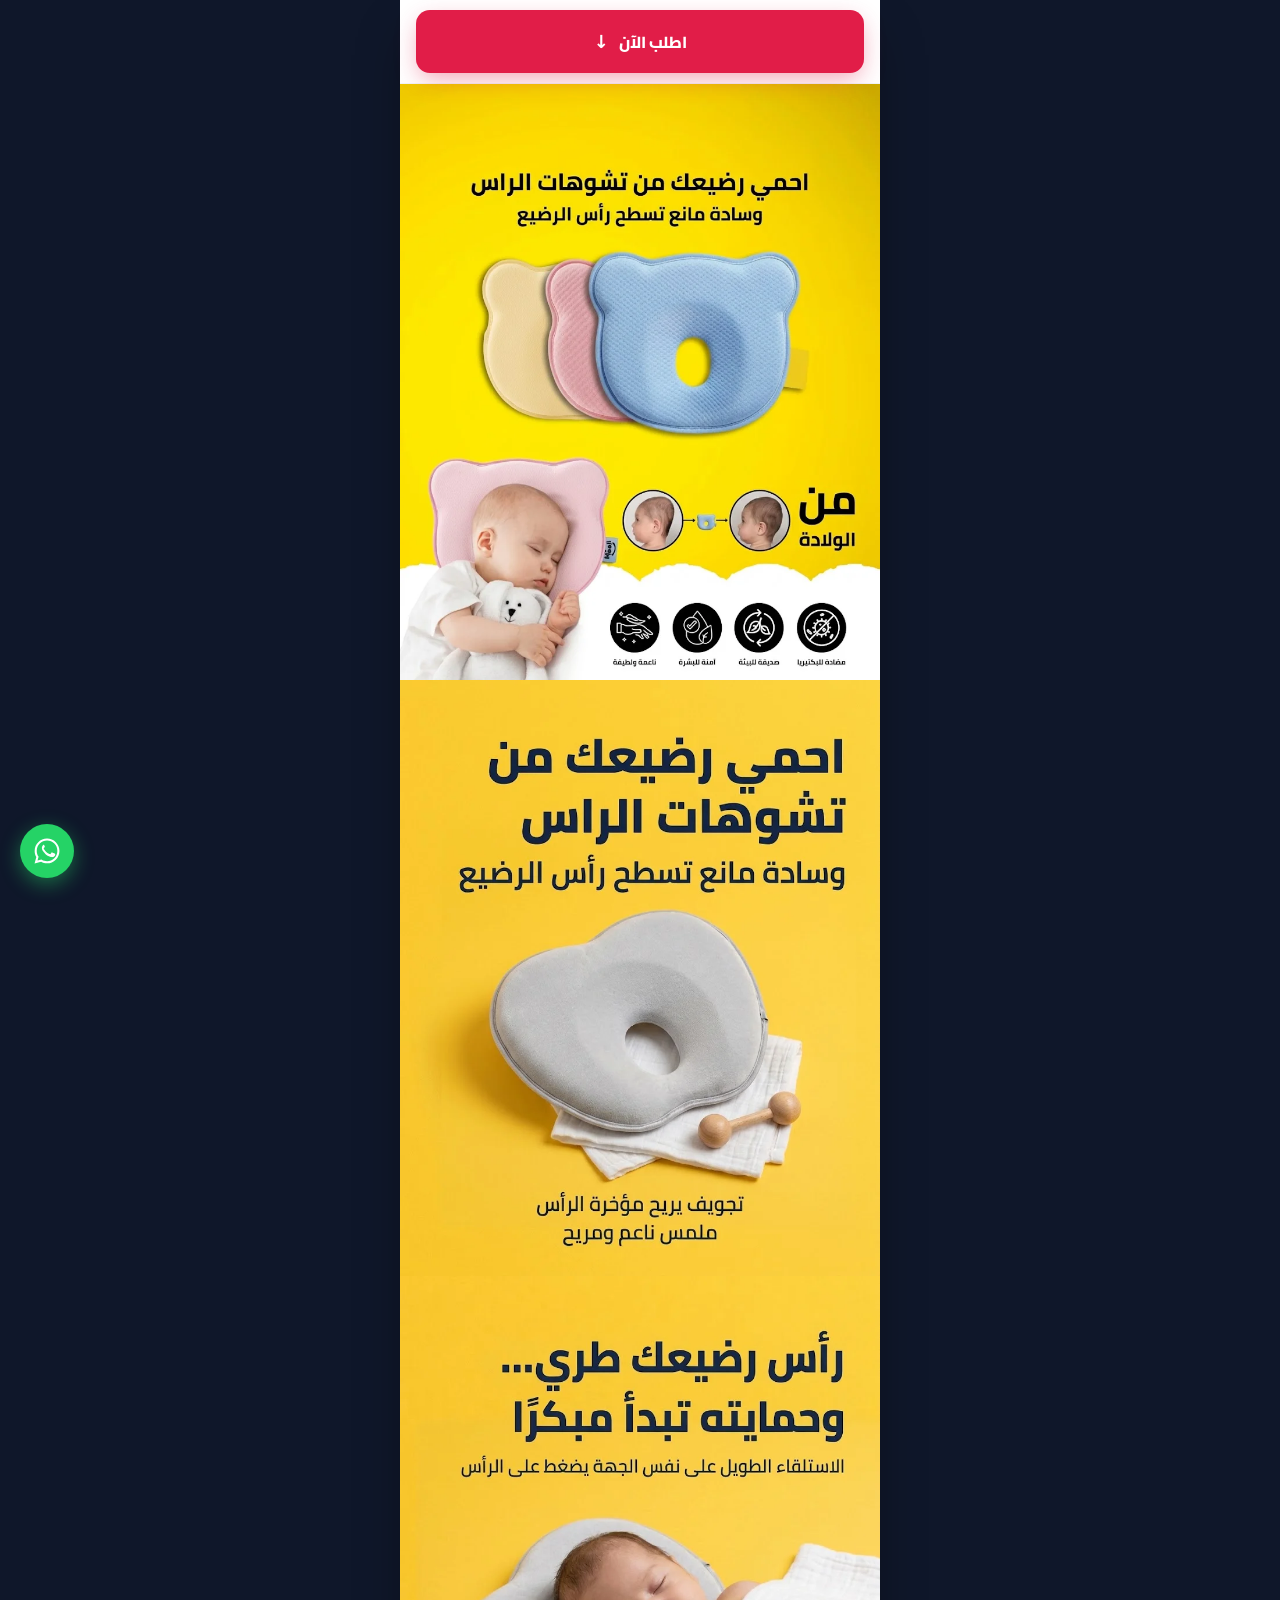
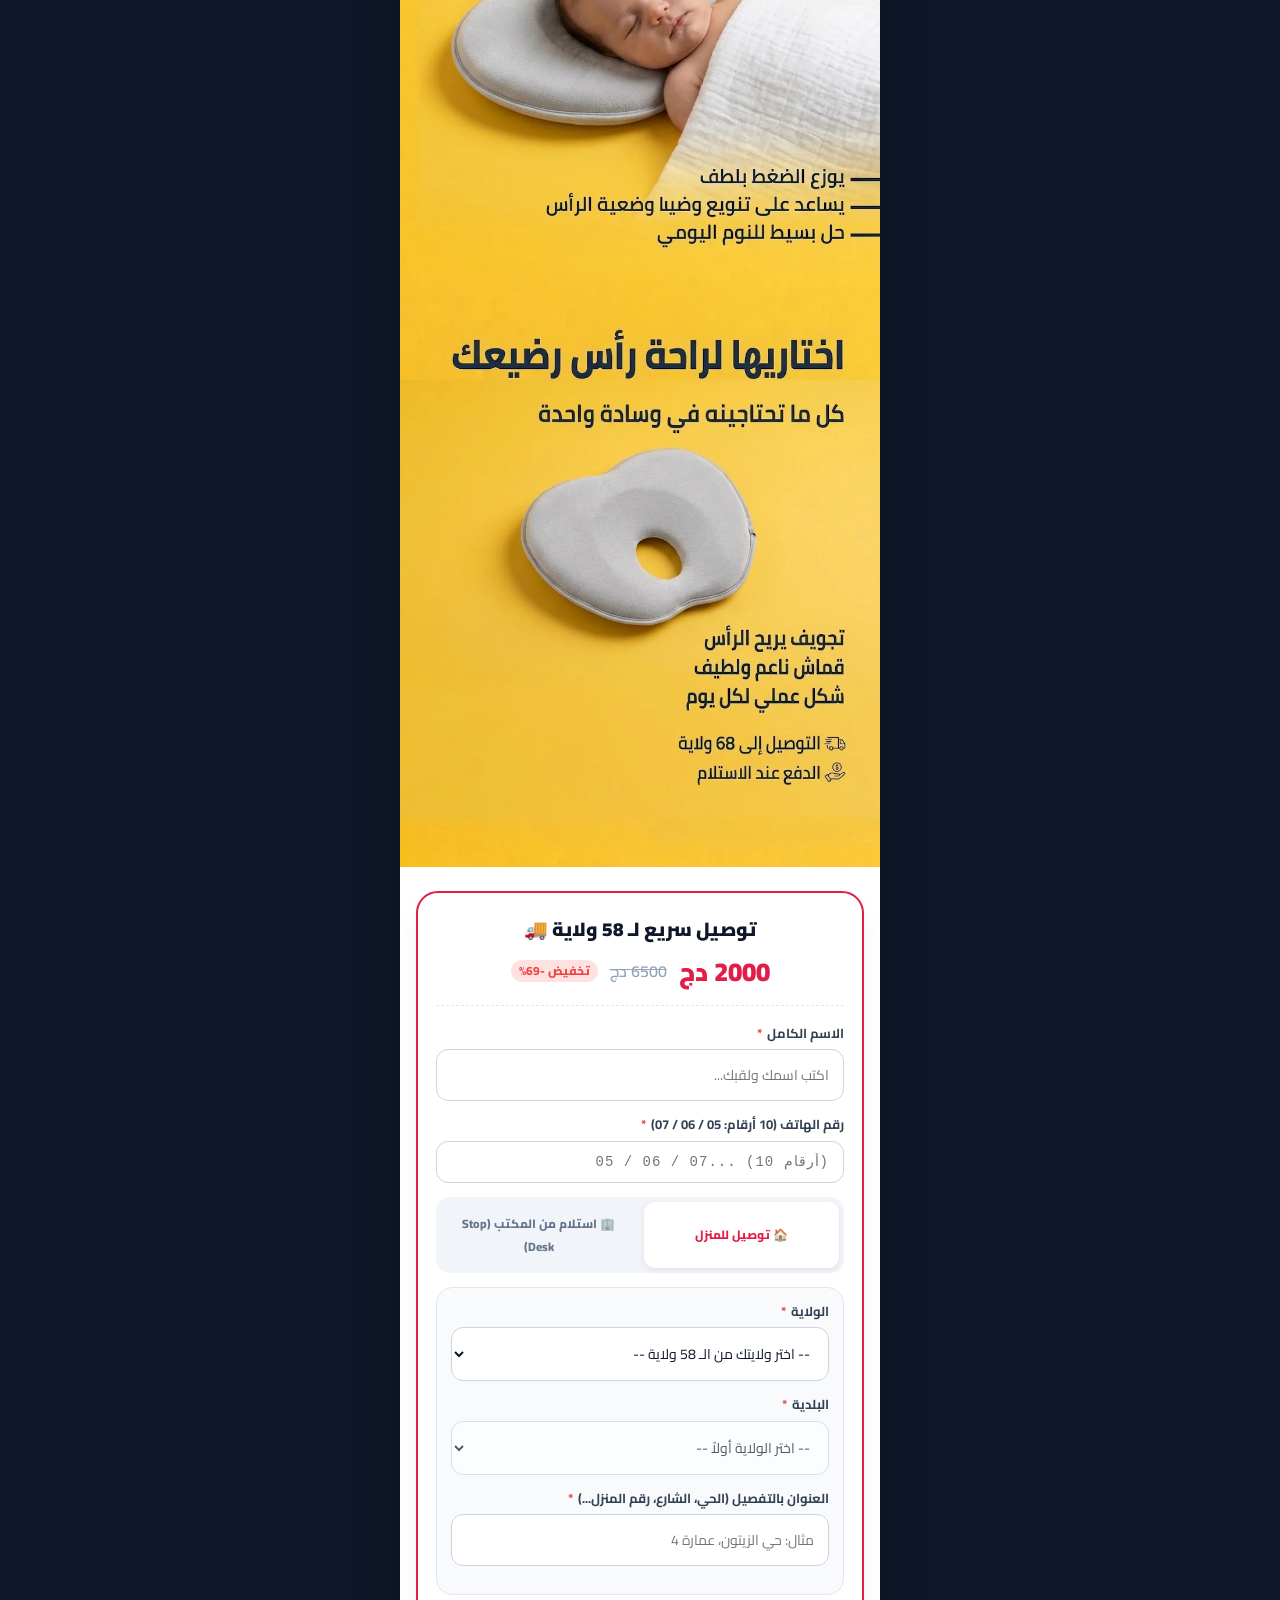
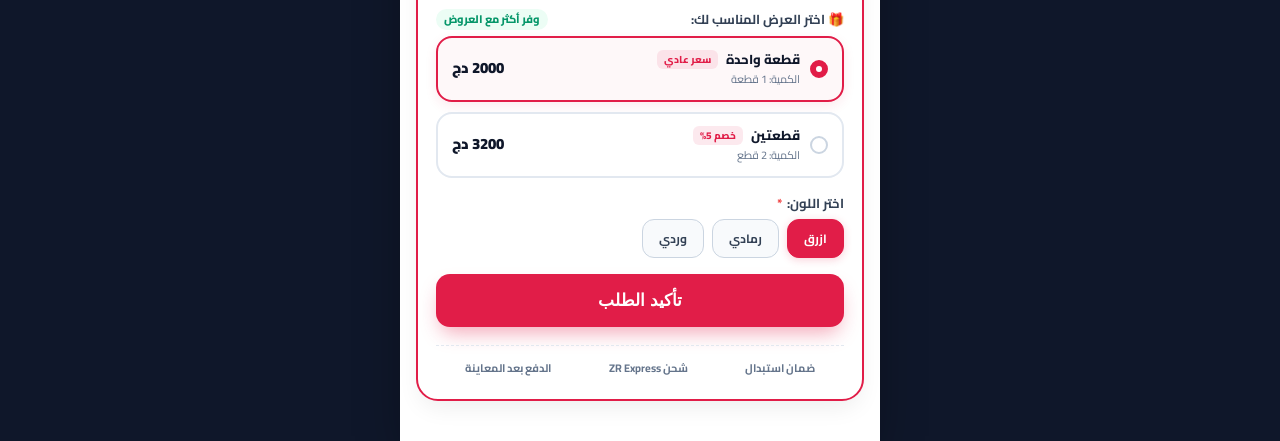
<file: bebe/index.html>
<!DOCTYPE html>
<html lang="ar" dir="rtl">
<head>
  <meta charset="UTF-8">
  <meta name="viewport" content="width=device-width, initial-scale=1.0, maximum-scale=1.0, user-scalable=no">
  <title>وسادة منع تسطح الراس الطفل</title>
  <link rel="preconnect" href="https://fonts.googleapis.com">
  <link rel="preconnect" href="https://fonts.gstatic.com" crossorigin>
  <link href="https://fonts.googleapis.com/css2?family=Cairo:wght@400;600;700;800;900&display=swap" rel="stylesheet">
  
  <!-- Meta Pixel Code -->
  <script>
    !function(f,b,e,v,n,t,s)
    {if(f.fbq)return;n=f.fbq=function(){n.callMethod?
    n.callMethod.apply(n,arguments):n.queue.push(arguments)};
    if(!f._fbq)f._fbq=n;n.push=n;n.loaded=!0;n.version='2.0';
    n.queue=[];t=b.createElement(e);t.async=!0;
    t.src=v;s=b.getElementsByTagName(e)[0];
    s.parentNode.insertBefore(t,s)}(window, document,'script',
    'https://connect.facebook.net/en_US/fbevents.js');
    fbq('init', '28577501408577773');
    fbq('track', 'PageView');
  </script>
  <noscript><img height="1" width="1" style="display:none"
    src="https://www.facebook.com/tr?id=28577501408577773&ev=PageView&noscript=1"
  /></noscript>
  <!-- End Meta Pixel Code -->
  
  <style>
    * {
      box-sizing: border-box;
      margin: 0;
      padding: 0;
      -webkit-tap-highlight-color: transparent;
    }
    body {
      font-family: 'Cairo', system-ui, -apple-system, sans-serif;
      background-color: #0f172a;
      color: #1e293b;
      line-height: 1.5;
      display: flex;
      justify-content: center;
      min-height: 100vh;
    }
    .page-container {
      width: 100%;
      max-width: 480px;
      background-color: #ffffff;
      min-height: 100vh;
      box-shadow: 0 25px 50px -12px rgba(0, 0, 0, 0.4);
      display: flex;
      flex-direction: column;
    }
    .landing-image {
      width: 100%;
      display: block;
      margin: 0;
      padding: 0;
      border: 0;
      object-fit: cover;
    }
    .empty-images-placeholder {
      padding: 40px 20px;
      text-align: center;
      background: #f8fafc;
      color: #64748b;
      font-size: 14px;
      border-bottom: 1px dashed #cbd5e1;
    }

    /* Order Card Styling */
    .order-card-wrapper {
      padding: 24px 16px 40px 16px;
      background: #ffffff;
    }
    .order-card {
      background: #ffffff;
      border: 2.5px solid #e11d48;
      border-radius: 22px;
      padding: 22px 18px;
      box-shadow: 0 10px 25px -5px rgba(0, 0, 0, 0.08);
    }
    .order-card-header {
      text-align: center;
      margin-bottom: 18px;
      border-bottom: 1px dashed #e2e8f0;
      padding-bottom: 14px;
    }
    .order-card-title {
      font-size: 19px;
      font-weight: 900;
      color: #0f172a;
      margin-bottom: 6px;
    }
    .price-badge-row {
      display: flex;
      align-items: center;
      justify-content: center;
      gap: 12px;
      margin-top: 8px;
    }
    .price-sale {
      font-size: 26px;
      font-weight: 900;
      color: #e11d48;
    }
    .price-old {
      font-size: 16px;
      font-weight: 600;
      color: #94a3b8;
      text-decoration: line-through;
    }
    .discount-tag {
      background: #fee2e2;
      color: #ef4444;
      font-size: 12px;
      font-weight: 800;
      padding: 2px 8px;
      border-radius: 9999px;
    }

    /* Delivery Switcher */
    .delivery-tabs {
      display: grid;
      grid-template-columns: 1fr 1fr;
      gap: 8px;
      background: #f1f5f9;
      padding: 5px;
      border-radius: 14px;
      margin-bottom: 14px;
    }
    .delivery-tab-btn {
      padding: 10px;
      border-radius: 11px;
      border: none;
      font-family: inherit;
      font-size: 12px;
      font-weight: 800;
      color: #64748b;
      background: transparent;
      cursor: pointer;
      display: flex;
      align-items: center;
      justify-content: center;
      gap: 6px;
      transition: all 0.2s;
    }
    .delivery-tab-btn.active {
      background: #ffffff;
      color: #e11d48;
      box-shadow: 0 2px 6px rgba(0, 0, 0, 0.08);
    }

    .delivery-box {
      background: #f8fafc;
      border: 1.5px solid #e2e8f0;
      border-radius: 16px;
      padding: 14px;
      margin-bottom: 14px;
    }

    /* Form Fields */
    .form-group {
      margin-bottom: 14px;
      text-align: right;
    }
    .form-label {
      display: block;
      font-size: 13px;
      font-weight: 700;
      color: #334155;
      margin-bottom: 6px;
    }
    .form-label .req {
      color: #ef4444;
      margin-right: 2px;
    }
    .form-input, .form-select, .form-textarea {
      width: 100%;
      padding: 12px 14px;
      font-size: 14px;
      font-family: inherit;
      color: #0f172a;
      background-color: #ffffff;
      border: 1.5px solid #cbd5e1;
      border-radius: 12px;
      outline: none;
      transition: border-color 0.2s, box-shadow 0.2s;
    }
    .form-input:focus, .form-select:focus, .form-textarea:focus {
      border-color: #e11d48;
      box-shadow: 0 0 0 3px #e11d4822;
    }
    .form-error {
      color: #ef4444;
      font-size: 11px;
      margin-top: 4px;
      display: none;
      font-weight: 600;
    }

    .hub-notice {
      background: #fffbeb;
      border: 1px solid #fde68a;
      color: #92400e;
      padding: 10px;
      border-radius: 12px;
      font-size: 12px;
      display: flex;
      align-items: center;
      justify-content: space-between;
      margin-top: 8px;
    }
    .hub-notice-link {
      color: #e11d48;
      font-weight: 800;
      text-decoration: underline;
      cursor: pointer;
    }

    /* Quantity Stepper (When Offers are Disabled) */
    .quantity-stepper-box {
      display: flex;
      align-items: center;
      justify-content: space-between;
      padding: 10px 14px;
      border: 1.5px solid #e2e8f0;
      border-radius: 14px;
      background: #f8fafc;
      margin-top: 4px;
    }
    .stepper-label {
      font-size: 13px;
      font-weight: 800;
      color: #0f172a;
    }
    .stepper-controls {
      display: flex;
      align-items: center;
      gap: 10px;
    }
    .stepper-btn {
      width: 34px;
      height: 34px;
      border-radius: 10px;
      border: 1.5px solid #cbd5e1;
      background: #ffffff;
      color: #0f172a;
      font-size: 18px;
      font-weight: 900;
      display: flex;
      align-items: center;
      justify-content: center;
      cursor: pointer;
      transition: all 0.15s;
    }
    .stepper-btn:hover {
      background: #f1f5f9;
      border-color: #94a3b8;
    }
    .stepper-val {
      font-size: 16px;
      font-weight: 900;
      font-family: monospace;
      color: #0f172a;
      min-width: 24px;
      text-align: center;
    }

    /* Offers List Styling */
    .offers-group {
      margin-bottom: 16px;
      text-align: right;
    }
    .offers-list {
      display: flex;
      flex-direction: column;
      gap: 10px;
      margin-top: 6px;
    }
    .offer-option-card {
      border: 2px solid #e2e8f0;
      border-radius: 16px;
      padding: 12px 14px;
      display: flex;
      align-items: center;
      justify-content: space-between;
      cursor: pointer;
      background: #ffffff;
      transition: all 0.2s;
    }
    .offer-option-card:hover {
      border-color: #cbd5e1;
    }
    .offer-option-card.active {
      border-color: #e11d48;
      background: #e11d4808;
      box-shadow: 0 4px 12px #e11d4818;
    }
    .offer-radio-custom {
      width: 18px;
      height: 18px;
      border-radius: 50%;
      border: 2px solid #cbd5e1;
      display: flex;
      align-items: center;
      justify-content: center;
      flex-shrink: 0;
      margin-left: 10px;
      transition: all 0.2s;
    }
    .offer-option-card.active .offer-radio-custom {
      border-color: #e11d48;
      background: #e11d48;
    }
    .offer-radio-dot {
      width: 6px;
      height: 6px;
      border-radius: 50%;
      background: #ffffff;
      display: none;
    }
    .offer-option-card.active .offer-radio-dot {
      display: block;
    }
    .offer-meta {
      flex: 1;
      text-align: right;
    }
    .offer-title-row {
      display: flex;
      align-items: center;
      gap: 8px;
    }
    .offer-title-text {
      font-size: 13px;
      font-weight: 800;
      color: #0f172a;
    }
    .offer-badge-tag {
      font-size: 10px;
      font-weight: 800;
      padding: 2px 7px;
      border-radius: 6px;
      background: #e11d4818;
      color: #e11d48;
    }
    .offer-qty-hint {
      font-size: 11px;
      color: #64748b;
      margin-top: 2px;
    }
    .offer-price-val {
      font-size: 15px;
      font-weight: 900;
      color: #0f172a;
      white-space: nowrap;
    }

    /* Variants Styling */
    .variants-container {
      margin-bottom: 16px;
      display: flex;
      flex-direction: column;
      gap: 12px;
      text-align: right;
    }
    .variant-pills-row {
      display: flex;
      flex-wrap: wrap;
      gap: 8px;
      margin-top: 6px;
    }
    .variant-pill-btn {
      padding: 7px 16px;
      border-radius: 12px;
      border: 1.5px solid #cbd5e1;
      background: #f8fafc;
      color: #334155;
      font-size: 12px;
      font-weight: 700;
      font-family: inherit;
      cursor: pointer;
      transition: all 0.2s;
    }
    .variant-pill-btn:hover {
      background: #f1f5f9;
    }
    .variant-pill-btn.active {
      border-color: #e11d48;
      background: #e11d48;
      color: #ffffff;
      box-shadow: 0 2px 8px #e11d4833;
    }

    /* CTA Button */
    .btn-submit {
      width: 100%;
      padding: 16px;
      background-color: #e11d48;
      color: #ffffff;
      border: none;
      border-radius: 14px;
      font-size: 17px;
      font-weight: 900;
      cursor: pointer;
      box-shadow: 0 10px 20px -5px #e11d4866;
      transition: transform 0.15s, filter 0.2s, opacity 0.2s;
      margin-top: 8px;
      display: flex;
      align-items: center;
      justify-content: center;
      gap: 8px;
    }
    .btn-submit:active {
      transform: scale(0.98);
      filter: brightness(0.95);
    }
    .btn-submit:disabled {
      opacity: 0.75;
      cursor: not-allowed;
      transform: none !important;
      filter: grayscale(0.2);
    }
    .btn-spinner {
      display: inline-block;
      width: 18px;
      height: 18px;
      border: 2.5px solid rgba(255, 255, 255, 0.35);
      border-radius: 50%;
      border-top-color: #ffffff;
      animation: btn-spin 0.7s linear infinite;
    }
    @keyframes btn-spin {
      to { transform: rotate(360deg); }
    }

    .trust-badges {
      display: flex;
      justify-content: space-around;
      margin-top: 18px;
      padding-top: 14px;
      border-top: 1px dashed #e2e8f0;
      text-align: center;
      font-size: 11px;
      font-weight: 700;
      color: #64748b;
    }

    /* Modal Confirmation */
    .success-modal {
      position: fixed;
      inset: 0;
      background: rgba(15, 23, 42, 0.7);
      backdrop-filter: blur(4px);
      display: none;
      align-items: center;
      justify-content: center;
      padding: 20px;
      z-index: 9999;
    }
    .success-modal.show {
      display: flex;
    }
    .modal-box {
      background: #ffffff;
      border-radius: 24px;
      padding: 28px 20px;
      max-width: 360px;
      width: 100%;
      text-align: center;
      animation: popIn 0.3s cubic-bezier(0.16, 1, 0.3, 1);
    }
    @keyframes popIn {
      0% { transform: scale(0.9); opacity: 0; }
      100% { transform: scale(1); opacity: 1; }
    }
    .modal-icon {
      width: 64px;
      height: 64px;
      border-radius: 50%;
      background: #dcfce7;
      color: #16a34a;
      display: flex;
      align-items: center;
      justify-content: center;
      margin: 0 auto 16px auto;
      font-size: 32px;
    }
    .modal-title {
      font-size: 20px;
      font-weight: 800;
      color: #0f172a;
      margin-bottom: 8px;
    }
    .modal-desc {
      font-size: 13px;
      color: #64748b;
      margin-bottom: 20px;
      line-height: 1.6;
    }
    .modal-btn {
      width: 100%;
      padding: 13px;
      background: #e11d48;
      color: #ffffff;
      border: none;
      border-radius: 12px;
      font-weight: 800;
      cursor: pointer;
    }
    /* Dynamic CTA Button Styling */
    .dynamic-cta-btn {
      display: flex;
      align-items: center;
      justify-content: center;
      gap: 10px;
      width: 100%;
      padding: 15px 22px;
      background-color: #e11d48;
      color: #ffffff;
      font-family: inherit;
      font-size: 16px;
      font-weight: 800;
      border: none;
      border-radius: 14px;
      cursor: pointer;
      box-shadow: 0 8px 25px -4px #e11d4870;
      transition: all 0.2s cubic-bezier(0.16, 1, 0.3, 1);
      text-decoration: none;
      box-sizing: border-box;
    }
    .dynamic-cta-btn:hover {
      filter: brightness(1.08);
    }
    .dynamic-cta-btn:active {
      transform: scale(0.97);
    }
    .dynamic-cta-pulse {
      animation: ctaPulse 2s infinite;
    }
    @keyframes ctaPulse {
      0% {
        box-shadow: 0 0 0 0 #e11d4880;
      }
      70% {
        box-shadow: 0 0 0 14px #e11d4800;
      }
      100% {
        box-shadow: 0 0 0 0 #e11d4800;
      }
    }
    .dynamic-cta-sticky-bottom {
      position: fixed;
      bottom: 0;
      left: 50%;
      transform: translateX(-50%);
      width: 100%;
      max-width: 480px;
      padding: 12px 16px;
      background: linear-gradient(to top, rgba(255, 255, 255, 0.98), rgba(255, 255, 255, 0.9) 75%, rgba(255, 255, 255, 0));
      backdrop-filter: blur(8px);
      z-index: 100;
      box-sizing: border-box;
    }
    .dynamic-cta-sticky-top {
      position: sticky;
      top: 0;
      width: 100%;
      padding: 10px 16px;
      background: rgba(255, 255, 255, 0.96);
      backdrop-filter: blur(8px);
      border-bottom: 1px solid #f1f5f9;
      z-index: 99;
      box-sizing: border-box;
    }
    .dynamic-cta-inline-wrapper {
      padding: 12px 16px;
      background: #ffffff;
      box-sizing: border-box;
    }
    .order-card.order-card-highlight {
      animation: cardHighlightPulse 1.2s ease-out;
    }
    @keyframes cardHighlightPulse {
      0% { transform: scale(1); box-shadow: 0 0 0 0 #e11d48; }
      30% { transform: scale(1.02); box-shadow: 0 0 0 8px #e11d4855; }
      100% { transform: scale(1); box-shadow: 0 10px 25px -5px rgba(0, 0, 0, 0.08); }
    }
    /* Floating WhatsApp Button */
    .whatsapp-floating-btn {
      position: fixed;
      left: 20px;
      bottom: 22px;
      width: 54px;
      height: 54px;
      border-radius: 50%;
      background-color: #25D366;
      color: #ffffff;
      display: flex;
      align-items: center;
      justify-content: center;
      box-shadow: 0 6px 20px rgba(37, 211, 102, 0.45);
      z-index: 105;
      text-decoration: none;
      transition: transform 0.25s cubic-bezier(0.16, 1, 0.3, 1), box-shadow 0.25s ease;
      cursor: pointer;
      -webkit-tap-highlight-color: transparent;
    }
    .whatsapp-floating-btn:hover {
      transform: scale(1.1);
      box-shadow: 0 8px 26px rgba(37, 211, 102, 0.6);
    }
    .whatsapp-floating-btn:active {
      transform: scale(0.94);
    }
    .whatsapp-floating-btn svg {
      width: 30px;
      height: 30px;
      fill: #ffffff;
    }
    .whatsapp-pulse {
      animation: waPulse 2s infinite;
    }
    @keyframes waPulse {
      0% {
        box-shadow: 0 0 0 0 rgba(37, 211, 102, 0.7);
      }
      70% {
        box-shadow: 0 0 0 16px rgba(37, 211, 102, 0);
      }
      100% {
        box-shadow: 0 0 0 0 rgba(37, 211, 102, 0);
      }
    }
  </style>
</head>
<body>
  <div class="page-container">
    
    <div class="dynamic-cta-sticky-top">
      <button type="button" onclick="scrollToOrderSection()" class="dynamic-cta-btn dynamic-cta-pulse">
        <span>اطلب الآن</span>
        <span style="font-size:18px;">↓</span>
      </button>
    </div>

    

    <!-- Ordered Landing Images -->
    <div class="images-wrapper">
      
        <img class="landing-image" src="images/image_1.webp" alt="وسادة منع تسطح الراس الطفل" loading="lazy">
        
      
        <img class="landing-image" src="images/image_2.webp" alt="وسادة منع تسطح الراس الطفل" loading="lazy">
        
      
        <img class="landing-image" src="images/image_3.webp" alt="وسادة منع تسطح الراس الطفل" loading="lazy">
        
      
        <img class="landing-image" src="images/image_4.webp" alt="وسادة منع تسطح الراس الطفل" loading="lazy">
        
      
    </div>

    <!-- COD Order Card -->
    <div class="order-card-wrapper" id="order-section">
      <div class="order-card">
        <div class="order-card-header">
          <h2 class="order-card-title">توصيل سريع لـ 58 ولاية 🚚</h2>
          <div class="price-badge-row">
            <span class="price-sale" id="displayPrice">2000 دج</span>
            <span class="price-old" id="displayOldPrice" style="">6500 دج</span>
            <span class="discount-tag" id="discountTag" style="">تخفيض -69%</span>
          </div>
        </div>

        <form id="orderForm" onsubmit="handleOrderSubmit(event)" onfocusin="trackInitiateCheckout()">
          <!-- Name Field -->
          <div class="form-group">
            <label class="form-label">الاسم الكامل <span class="req">*</span></label>
            <input type="text" name="customer_name" required placeholder="اكتب اسمك ولقبك..." class="form-input">
          </div>

          <!-- Phone Field -->
          <div class="form-group">
            <label class="form-label">رقم الهاتف (10 أرقام: 05 / 06 / 07) <span class="req">*</span></label>
            <input type="tel" name="phone" id="field_tel" required maxlength="10" placeholder="05 / 06 / 07... (10 أرقام)" pattern="^0[5-7][0-9]{8}$" class="form-input" dir="ltr" style="text-align: right; font-family: monospace; letter-spacing: 1px;">
            <div class="form-error" id="phone_error"></div>
          </div>

          
          <!-- ZR Express Delivery Options -->
          <div class="delivery-tabs">
            <button type="button" class="delivery-tab-btn active" id="tabHomeBtn" onclick="switchDeliveryMode('home')">
              🏠 توصيل للمنزل
            </button>
            <button type="button" class="delivery-tab-btn" id="tabDeskBtn" onclick="switchDeliveryMode('desk')">
              🏢 استلام من المكتب (Stop Desk)
            </button>
          </div>
          <input type="hidden" name="delivery_type" id="deliveryTypeInput" value="home">

          <!-- Home Delivery Container -->
          <div class="delivery-box" id="homeDeliveryBox">
            <div class="form-group">
              <label class="form-label">الولاية <span class="req">*</span></label>
              <select name="home_wilaya" id="homeWilayaSelect" required class="form-select" onchange="onHomeWilayaChange(this.value)">
                <option value="">-- اختر ولايتك من الـ 58 ولاية --</option>
              </select>
            </div>

            <div class="form-group">
              <label class="form-label">البلدية <span class="req">*</span></label>
              <select name="home_commune" id="homeCommuneSelect" required disabled class="form-select">
                <option value="">-- اختر الولاية أولاً --</option>
              </select>
            </div>

            <div class="form-group">
              <label class="form-label">العنوان بالتفصيل (الحي، الشارع، رقم المنزل...) <span class="req">*</span></label>
              <input type="text" name="home_address" id="homeAddressInput" required placeholder="مثال: حي الزيتون، عمارة 4" class="form-input">
            </div>
          </div>

          <!-- Desk Delivery Container -->
          <div class="delivery-box" id="deskDeliveryBox" style="display: none;">
            <div class="form-group">
              <label class="form-label">الولاية <span class="req">*</span></label>
              <select name="desk_wilaya" id="deskWilayaSelect" class="form-select" onchange="onDeskWilayaChange(this.value)">
                <option value="">-- اختر الولاية للبحث عن المكاتب --</option>
              </select>
            </div>

            <div class="form-group">
              <label class="form-label">مكتب الاستلام (ZR Express Hub) <span class="req">*</span></label>
              <select name="desk_hub" id="deskHubSelect" disabled class="form-select">
                <option value="">-- اختر الولاية أولاً --</option>
              </select>
              <div id="deskNoHubNotice" class="hub-notice" style="display: none;">
                <span>لا يتوفر مكتب في هذه الولاية.</span>
                <span class="hub-notice-link" onclick="switchDeliveryMode('home')">اختر التوصيل للمنزل 🏠</span>
              </div>
            </div>
          </div>
          

          <!-- Product Offers (Dynamic or Fallback) -->
          
          <div class="offers-group">
            <label class="form-label" style="display: flex; justify-content: space-between; align-items: center;">
              <span>🎁 اختر العرض المناسب لك:</span>
              <span style="font-size: 11px; color: #059669; font-weight: 800; background: #ecfdf5; padding: 2px 8px; border-radius: 9999px;">وفر أكثر مع العروض</span>
            </label>
            <div class="offers-list">
              
                <div class="offer-option-card active" onclick="selectOffer('off_1', 2000, 1, 'قطعة واحدة')">
                  <div style="display: flex; align-items: center;">
                    <div class="offer-radio-custom">
                      <div class="offer-radio-dot"></div>
                    </div>
                    <div class="offer-meta">
                      <div class="offer-title-row">
                        <span class="offer-title-text">قطعة واحدة</span>
                        <span class="offer-badge-tag">سعر عادي</span>
                      </div>
                      <div class="offer-qty-hint">الكمية: 1 قطعة</div>
                    </div>
                  </div>
                  <div class="offer-price-val">2000 دج</div>
                </div>
                
                <div class="offer-option-card " onclick="selectOffer('off_2', 3200, 2, 'قطعتين')">
                  <div style="display: flex; align-items: center;">
                    <div class="offer-radio-custom">
                      <div class="offer-radio-dot"></div>
                    </div>
                    <div class="offer-meta">
                      <div class="offer-title-row">
                        <span class="offer-title-text">قطعتين</span>
                        <span class="offer-badge-tag">خصم 5%</span>
                      </div>
                      <div class="offer-qty-hint">الكمية: 2 قطع</div>
                    </div>
                  </div>
                  <div class="offer-price-val">3200 دج</div>
                </div>
                
            </div>
            <input type="hidden" name="offer_id" id="selectedOfferId" value="off_1">
            <input type="hidden" name="offer_title" id="selectedOfferTitle" value="قطعة واحدة">
            <input type="hidden" name="quantity" id="field_number_qty" value="1">
          </div>
          

          <!-- Product Variants (Size, Color, etc.) -->
          
          <div class="variants-container">
            
            <div class="form-group" style="margin-bottom: 0;">
              <label class="form-label">اختر اللون: <span class="req">*</span></label>
              <div class="variant-pills-row" data-variant-id="var_color">
                
                <button type="button" class="variant-pill-btn active" onclick="selectVariant('var_color', 'ازرق', this)">
                  ازرق
                </button>
                
                <button type="button" class="variant-pill-btn " onclick="selectVariant('var_color', 'رمادي', this)">
                  رمادي
                </button>
                
                <button type="button" class="variant-pill-btn " onclick="selectVariant('var_color', 'وردي', this)">
                  وردي
                </button>
                
              </div>
              <input type="hidden" name="variant_var_color" id="variant_input_var_color" value="ازرق">
            </div>
            
          </div>
          

          <button type="submit" class="btn-submit" id="submitBtn">
            <span>تأكيد الطلب</span>
          </button>
        </form>

        <div class="trust-badges">
          <div>ضمان استبدال</div>
          <div>شحن ZR Express</div>
          <div>الدفع بعد المعاينة</div>
        </div>
      </div>
    </div>
  </div>

  

  
  <!-- Floating WhatsApp Button -->
  <a href="https://wa.me/213779804979?text=%D9%85%D8%B1%D8%AD%D8%A8%D8%A7%D9%8B%D8%8C%20%D8%A3%D9%88%D8%AF%20%D8%A7%D9%84%D8%A7%D8%B3%D8%AA%D9%81%D8%B3%D8%A7%D8%B1%20%D8%A8%D8%AE%D8%B5%D9%88%D8%B5%20%D9%88%D8%B3%D8%A7%D8%AF%D8%A9%20%D8%A7%D9%84%D8%B1%D8%A7%D8%B3%20%D9%84%D8%B7%D9%81%D9%84" target="_blank" rel="noopener noreferrer" class="whatsapp-floating-btn whatsapp-pulse" title="تواصل معنا عبر واتساب" aria-label="WhatsApp">
    <svg viewBox="0 0 24 24">
      <path d="M12.04 2C6.58 2 2.13 6.45 2.13 11.91C2.13 13.66 2.59 15.36 3.45 16.86L2.05 22L7.3 20.62C8.75 21.41 10.38 21.83 12.04 21.83C17.5 21.83 21.95 17.38 21.95 11.92C21.95 9.27 20.92 6.78 19.05 4.91C17.18 3.04 14.69 2 12.04 2M12.05 3.67C14.25 3.67 16.31 4.53 17.87 6.09C19.42 7.65 20.28 9.72 20.28 11.92C20.28 16.46 16.58 20.15 12.04 20.15C10.56 20.15 9.11 19.76 7.85 19L7.55 18.83L4.43 19.65L5.26 16.61L5.06 16.29C4.24 15 3.8 13.47 3.8 11.91C3.81 7.37 7.5 3.67 12.05 3.67M9.53 7.03C9.35 7.03 9.05 7.1 8.81 7.36C8.57 7.62 7.89 8.26 7.89 9.55C7.89 10.84 8.83 12.08 8.96 12.25C9.09 12.43 10.78 15.19 13.46 16.23C15.7 17.09 16.15 16.92 16.63 16.87C17.11 16.83 18.18 16.24 18.4 15.62C18.62 15 18.62 14.47 18.55 14.36C18.49 14.24 18.31 14.18 18.04 14.04C17.77 13.91 16.44 13.25 16.2 13.16C15.95 13.07 15.77 13.03 15.59 13.3C15.41 13.56 14.89 14.18 14.73 14.36C14.58 14.54 14.42 14.56 14.15 14.43C13.88 14.29 12.75 13.92 11.4 12.72C10.35 11.78 9.64 10.63 9.43 10.27C9.23 9.91 9.41 9.71 9.55 9.58C9.67 9.46 9.82 9.26 9.96 9.1C10.09 8.93 10.14 8.81 10.23 8.63C10.32 8.45 10.27 8.3 10.21 8.18C10.14 8.05 9.63 6.81 9.53 7.03Z"/>
    </svg>
  </a>

  <!-- Success Modal -->
  <div class="success-modal" id="successModal">
    <div class="modal-box">
      <div class="modal-icon">✓</div>
      <h3 class="modal-title">تم تسجيل طلبك بنجاح!</h3>
      <p class="modal-desc" id="successDesc">
        شكراً لثقتك بنا. سيتصل بك فريق خدمة العملاء خلال ساعات قليلة لتأكيد العنوان وتجهيز الشحن فوراً.
      </p>
      <button type="button" class="modal-btn" onclick="closeSuccessModal()">تم، حسناً</button>
    </div>
  </div>

  <script>
    function scrollToOrderSection() {
      var el = document.getElementById('order-section');
      if (el) {
        el.scrollIntoView({ behavior: 'smooth' });
        var cardEl = el.querySelector('.order-card') || el;
        cardEl.classList.add('order-card-highlight');
        setTimeout(function() {
          cardEl.classList.remove('order-card-highlight');
        }, 1400);
      }
    }

    const PAGE_LOAD_TIME = Date.now();
    let isSubmittingOrder = false;
    const ORIGINAL_CTA_TEXT = "تأكيد الطلب";
    const ZR_COMMUNES = {"01 - أدرار":["أدرار","تامنطيط","أولف","تيميمون","زاوية كنتة","شروين","تسابيت","تمست","سالي","أقبلي","أولاد عيسى","برج باجي مختار","رقان","أوقروت"],"02 - الشلف":["الشلف","تنس","بني حواء","أبو الحسن","هرنفة","وادي الفضة","الكريمية","المرسى","وادي سلي","أولاد فارس","الصبحة","بوزغاية","الزبوجة","تاجنة","عين مران","بناي يعقوب","الأربعاء","الخميس"],"03 - الأغواط":["الأغواط","بريزينة","عين ماضي","الحاج المكي","الغيشة","سيدي بوزيد","قصر الحيران","الرقيبة","تاجموت","عين سيدي علي","البيضاء","تاويالة","الخنق","الرملة","سبقاق","حاسي الدلاعة","وادي مرة","العسافية"],"04 - أم البواقي":["أم البواقي","عين البيضاء","عين مليلة","سيقوس","عين فكرون","عين كرشة","الحرميلية","الضلعة","عين ببوش","البرج","أولاد حملة","الفجوج","القيقبة","الزرقاء","بئر الشهداء","عين الزيتون"],"05 - باتنة":["باتنة","بريكة","رأس العيون","عين التوتة","مروانة","سريانة","منعة","تازولت","المعذر","أولاد سي سليمان","تيمقاد","عين ياقوت","فسديس","تكوت","الجزار","أريس","شير","نقاوس","الحاسي","تالخمت"],"06 - بجاية":["بجاية","أقبو","سيدي عيش","القصر","أوزلاقن","تيشي","صدوق","الدريات","تاوريرت إغيل","شميني","سوق أوفلا","تيزي نثلاثة","أملو","إغيل علي","أدكار","بني كسيلة","تالة حمزة","سيدي عياد"],"07 - بسكرة":["بسكرة","طولقة","سيدي عقبة","ليشانة","زريبة الوادي","الحوش","عين الناقة","القصور","المزيرعة","فوغال","الفيض","الحاجب","القنطرة","أوماش","أولاد جلال"],"08 - بشار":["بشار","بني ونيف","العبادلة","كرزاز","تاغيت","الواتة","إقلي","بني عباس","أولاد سيدي الشيخ","أولاد خضير","القصابي"],"09 - البليدة":["البليدة","بوفاريك","الأربعاء","وادي العلايق","الشريعة","حمام ملوان","بني تامو","الصومعة","موزاية","شفة","العفرون","أولاد يعيش","الروراوة","بن خليل","سيدي موسى","بوعرفة"],"10 - البويرة":["البويرة","الأخضرية","عين بسام","بشلول","الأربعاء","بئر غبالو","بوردج","العجيبة","الحجرة الزرقاء","الهاشمية","المعمورة","وادي البردي"],"11 - تمنراست":["تمنراست","عين قزام","عين أمقل","إدلس","تاظروك","سيلت","عين غار"],"12 - تبسة":["تبسة","بئر العاتر","العوينات","نقرين","الماء الأبيض","مرسط","العقلة","الشريعة","صفصاف الوسرى","بوقرن"],"13 - تلمسان":["تلمسان","غريس","سبدو","عين تالوت","صبرة","الرمشي","سيدي الجيلالي","عين يوسف","حمام بوغرارة","عين فزة"],"14 - تيارت":["تيارت","مدروة","مهدية","عين بوشقيف","عين دزاريت","قرطوفة","سي عبد الغني","وادي ليلي","رحوية","النعيمة"],"15 - تيزي وزو":["تيزي وزو","عين الحمام","أزفون","مقلع","واقنون","إيفيغاء","أزرو","بعقبة","بوجيمة","تيزي راشد","تيزي غنيف","الأربعاء ناث إيراثن"],"16 - الجزائر":["الجزائر الوسطى","القصبة","حسين داي","بئر مراد رايس","باب الواد","الرويبة","بوزريعة","زرالدة","الدار البيضاء","بئر خادم","المحمدية","الدرارية","الجزائر الجديدة","حيدرة","حجرة حسين","الواشنة","الأبيار"],"17 - الجلفة":["الجلفة","عين وسارة","دار الشيوخ","الشارف","حد الصحاري","عين الإبل","مسعد","زعفران","القديد","سيدي لعجال","تعظميت","فيض البطمة"],"18 - جيجل":["جيجل","الميلية","الطاهير","القنار","سيدي معروف","الشقفة","غبالة","بوراوي بلهادف","العوانة","أم عبود","زيامة منصورية","السطارة"],"19 - سطيف":["سطيف","عين أرنات","عين ولمان","عين آزال","بئر العرش","بوعنداس","جميلة","قنزات","صالح باي","القلتة الزرقاء","حمام قرقور","معاوية"],"20 - سعيدة":["سعيدة","دوي ثايل","أولاد إبراهيم","سيدي عمر","سيدي أحمد","عين الحجر","البيض","يوب","حدادة","مشيرة"],"21 - سكيكدة":["سكيكدة","الحروش","ابن بسلة","مشوار","سيدي عبد العزيز","العلمة","برحال","الطرشان"],"22 - سيدي بلعباس":["سيدي بلعباس","تسالة","مرين","رأس الماء","سيدي علي بوسيدي","تلمون","عين أدن","مزاورو","سيدي لحسن","بطيوة","سيدي إبراهيم","حمام ريغة"],"23 - عنابة":["عنابة","برحال","الشرفة","العنصر","وادي العنب","البوني","الحجار","سرايدي","شطايبي","تريعات"],"24 - قالمة":["قالمة","هيليوبوليس","وادي الزناتي","بوشقوف","عين بن بيضاء","بومهرة","حمام دباغ","حمام النبايل","لخزارة","وادي فراغة"],"25 - قسنطينة":["قسنطينة","الخروب","زيغود يوسف","عين سمارة","حامة بوزيان","درايس","ابن زياد","ابن باديس","مليلية","مروانة"],"26 - المدية":["المدية","وزرة","العزيزية","الشيخ","العيساوية","تمسقيدة","سيدي نعمان","العمارية","الكاف","بوعيش","أولاد عنتر","أولاد هلال"],"27 - مستغانم":["مستغانم","حجاج","خير الدين","مزغران","عين تادلس","سيدي علي","بوقيراط","الصفصاف","عشعاشة","خضرة","ستيدية"],"28 - المسيلة":["المسيلة","بوسعادة","أولاد دراج","سيدي عامر","عين الحجل","عين الملح","حمام الضلعة","الهامل","مقرة","أولاد ماضي","سليم","الخبانة"],"29 - معسكر":["معسكر","سيق","غريس","وادي الأبطال","زهانة","ماوسطة","مقطع دوز","عين فراح","البرج","خليل","المامونية","قرجوم"],"30 - ورقلة":["ورقلة","حاسي مسعود","انقوسة","الطيبات","سيدي خويلد","حاسي بن عبد الله","العقلة","بئر بير","الرويسات","النزلة"],"31 - وهران":["وهران","بئر الجير","الأبيار","سانيا","عين الترك","قديل","بطيوة","أرزيو","حاسي بونيف","الكرمة","بوسفر","بوتليليس","سيدي الشحمي"],"32 - البيض":["البيض","بوقطب","الغاسول","الأبيض","بريزينة","الشقيق","الخيثر","كراكدة","رأس الماء","بوسمغون"],"33 - إليزي":["إليزي","جانت","برج عمر إدريس","إن أميناس"],"34 - برج بوعريريج":["برج بوعريريج","رأس الوادي","برج زمورة","الحمادية","الميلية","عين تاغروت","غيلاسة","المعاصم","مجانة","المنصورة"],"35 - بومرداس":["بومرداس","بودواو","بغلية","الثنية","دلس","زموري","الناصرية","يسر","أوقاس","خميس الخشنة"],"36 - الطارف":["الطارف","بن مهيدي","البسباس","بوحجار","الطارف","العيون","زريزر","الشط","عين العسل","الذرعان"],"37 - تندوف":["تندوف","أوم العير"],"38 - تيسمسيلت":["تيسمسيلت","برج بونعامة","لرجام","ثنية الحد","الأزهرية","عميرة","بني شعيب","سيدي بوتشنت","سيدي عابد","تملاحت"],"39 - الوادي":["الوادي","البياضة","رباح","الرقيبة","حساني عبد الكريم","قمار","المقرن","اميه وانسة","سطيل","تغزوت"],"40 - خنشلة":["خنشلة","قايس","بغاي","شلية","الحامة","عين الطويلة","يابوس","الولجة","المحمل","ام العظائم"],"41 - سوق أهراس":["سوق أهراس","سدراتة","المراهنة","تاورة","الزوابي","الحدادة","الخضارة","أولاد إدريس","الزعرور","الطاية"],"42 - تيبازة":["تيبازة","شرشال","ددامس","فوكة","بوفاريك","القليعة","حجوط","سيدي راشد","عين تاقورايت","مسلمون","سيدي سميان","بوهارون","خميستي"],"43 - ميلة":["ميلة","فرجيوة","شلغوم العيد","تاجنانت","عين البيضاء","سيدي مروان","التلاغمة","ترعي باينان","أولاد اخلوف","الرواشد"],"44 - عين الدفلى":["عين الدفلى","مليانة","بومدفع","العامرة","برج الأمير خالد","جندل","العبادية","عين لشياخ","الحسينية","روينة"],"45 - النعامة":["النعامة","مغرار","عين الصفراء","عين بن خليل","مكمن بن عمار","الصفصاف","المشرية","سفيسيفة","عسلة"],"46 - عين تموشنت":["عين تموشنت","حمام بوحجر","بني صاف","العين","الأمير عبد القادر","عين الأربعاء","الأمير","سيدي بن عدة","حاسي الغلة","بوجبهور البرج"],"47 - غرداية":["غرداية","متليلي","المنيعة","ضاية بن ضحوة","بونورة","القرارة","بريان","أقلي","حاسي القارة","زلفانة"],"48 - غليزان":["غليزان","وادي رهيو","الحمادنة","عمي موسى","عين طارق","القلعة","منداس","وزرة","سيدي سعادة","بني درقن"],"49 - توقرت":["توقرت","تماسين","الطيبات","الخبرة","مغيلة","النزلة"],"50 - جانت":["جانت","برج الحواس","إيليزي"],"51 - المغير":["المغير","سطيل","جامعة","المنقر","النخلة","الزويرات"],"52 - المنيعة":["المنيعة","حاسي الفحل","الغرارة","بونوارة","المطارفة","العقلة"],"53 - عين صالح":["عين صالح","إن غار","تيمياوين","أقبيل","المطارفة","السبع"],"54 - عين قزام":["عين قزام","تين زواتين","إيسين","أمقيد","أنغول","تارك"],"55 - برج باجي مختار":["برج باجي مختار","تيمياوين","المالكية","السبع","العوينات"],"56 - بني عباس":["بني عباس","تيمودي","القصابي","المطارفة","تاغيت","كرزاز"],"57 - أولاد جلال":["أولاد جلال","الفيض","الحاجب","المزيرعة","بسكرة","طولقة"],"58 - إن صالح":["إن صالح","عين صالح","تيمياوين","المطارفة","السبع","العوينات"]};
    const ZR_HUBS = {"10":["مكتب البويرة"],"11":["مكتب تامنراست"],"12":["مكتب تبسة"],"13":["مكتب تلمسان"],"14":["مكتب تيارت"],"15":["مكتب تيزي وزو"],"16":["مكتب الجمهورية","مكتب رغاية","مكتب بئرتوتة","مكتب أولاد فايت","مكتب بئرخادم","مكتب براقي","مكتب برج الكيفان (Lidou)"],"17":["مكتب الجلفة"],"18":["مكتب جيجل","مكتب الطاهير"],"19":["مكتب سطيف","مكتب العلمة"],"20":["مكتب سعيدة"],"21":["مكتب سكيكدة"],"22":["مكتب سيدي بلعباس"],"23":["مكتب عنابة","مكتب البوني"],"24":["مكتب قالمة"],"25":["مكتب قسنطينة","مكتب المنظر الجميل (Belle vue)","مكتب زواغي (Zouaghi)"],"26":["مكتب المدية"],"27":["مكتب مستغانم"],"28":["مكتب مسيلة","مكتب بوسعادة"],"29":["مكتب معسكر"],"30":["مكتب ورقلة","مكتب حاسي مسعود"],"31":["مكتب كاناستال (Canastel)","مكتب المرشد (El Morchid)","مكتب مارافال (Maraval)"],"32":["مكتب البيض"],"34":["مكتب برج بوعريريج"],"35":["مكتب بومرداس","مكتب برج منايل"],"36":["مكتب الطارف"],"38":["مكتب تيسمسيلت"],"39":["مكتب الوادي"],"40":["مكتب خنشلة"],"41":["مكتب سوق أهراس"],"42":["مكتب تيبازة","مكتب القليعة"],"43":["مكتب ميلة"],"44":["مكتب عين الدفلة"],"45":["مكتب النعامة"],"46":["مكتب عين تموشنت"],"47":["مكتب غرداية"],"48":["مكتب غليزان"],"49":["مكتب تيميمون"],"51":["مكتب أولاد جلال"],"52":["مكتب بني عباس"],"53":["مكتب عين صالح"],"55":["مكتب تقرت"],"57":["مكتب المغير"],"01":["مكتب أدرار"],"02":["مكتب الشلف","مكتب تـنـس"],"03":["مكتب الأغواط"],"04":["مكتب عين البيضاء","مكتب أم بواقي"],"05":["مكتب باتنة"],"06":["مكتب بجاية","مكتب أقبو"],"07":["مكتب بسكرة"],"08":["مكتب بشار"],"09":["مكتب البليدة","مكتب بوقرة","مكتب موزاية"]};
    const BASE_PRICE = 4800;
    const BASE_OLD_PRICE = 6500;
    const CURRENCY = "دج";
    const PAGE_ID = "lp_1790856934659_3bf2w";
    const PAGE_TITLE = "وسادة منع تسطح الراس الطفل";
    const OFFERS_DATA = [{"id":"off_1","title":"قطعة واحدة","quantity":1,"price":2000,"badge":"سعر عادي","isDefault":true},{"id":"off_2","title":"قطعتين","quantity":2,"price":3200,"badge":"خصم 5%","isDefault":false}];
    const VARIANTS_DATA = [{"id":"var_color","name":"اللون","options":["ازرق","رمادي","وردي"],"required":false,"enabled":true}];
    const GOOGLE_SHEETS_URL = "https://script.google.com/macros/s/AKfycbyTpXgNIiiKL2imsIr_ea-qJrxo9K6jD_b-FQz5BsmfKBGaQYjE6LQ91fZaXsin8L2y/exec";

    let activeDeliveryMode = "home";

    function switchDeliveryMode(mode) {
      activeDeliveryMode = mode;
      const typeInput = document.getElementById('deliveryTypeInput');
      if (typeInput) typeInput.value = mode;

      const homeBtn = document.getElementById('tabHomeBtn');
      const deskBtn = document.getElementById('tabDeskBtn');
      const homeBox = document.getElementById('homeDeliveryBox');
      const deskBox = document.getElementById('deskDeliveryBox');

      if (mode === 'home') {
        if (homeBtn) homeBtn.classList.add('active');
        if (deskBtn) deskBtn.classList.remove('active');
        if (homeBox) homeBox.style.display = 'block';
        if (deskBox) deskBox.style.display = 'none';

        // Required toggles
        document.getElementById('homeWilayaSelect')?.setAttribute('required', 'required');
        document.getElementById('homeCommuneSelect')?.setAttribute('required', 'required');
        document.getElementById('homeAddressInput')?.setAttribute('required', 'required');
        document.getElementById('deskWilayaSelect')?.removeAttribute('required');
        document.getElementById('deskHubSelect')?.removeAttribute('required');
      } else {
        if (homeBtn) homeBtn.classList.remove('active');
        if (deskBtn) deskBtn.classList.add('active');
        if (homeBox) homeBox.style.display = 'none';
        if (deskBox) deskBox.style.display = 'block';

        document.getElementById('homeWilayaSelect')?.removeAttribute('required');
        document.getElementById('homeCommuneSelect')?.removeAttribute('required');
        document.getElementById('homeAddressInput')?.removeAttribute('required');
        document.getElementById('deskWilayaSelect')?.setAttribute('required', 'required');
        document.getElementById('deskHubSelect')?.setAttribute('required', 'required');
      }
    }

    function initZRData() {
      const homeWilaya = document.getElementById('homeWilayaSelect');
      const deskWilaya = document.getElementById('deskWilayaSelect');
      if (!homeWilaya && !deskWilaya) return;

      const wilayaKeys = Object.keys(ZR_COMMUNES);

      if (homeWilaya) {
        homeWilaya.innerHTML = '<option value="">-- اختر ولايتك من الـ 58 ولاية --</option>' +
          wilayaKeys.map(k => '<option value="' + k + '">' + k + '</option>').join('');
      }

      if (deskWilaya) {
        deskWilaya.innerHTML = '<option value="">-- اختر الولاية للبحث عن المكاتب --</option>' +
          wilayaKeys.map(k => {
            const code = k.slice(0, 2);
            const hasHub = Boolean(ZR_HUBS[code]);
            return '<option value="' + k + '">' + k + (hasHub ? ' 🏢' : '') + '</option>';
          }).join('');
      }
    }

    function onHomeWilayaChange(selectedWilaya) {
      const communeSelect = document.getElementById('homeCommuneSelect');
      if (!communeSelect) return;

      if (!selectedWilaya || !ZR_COMMUNES[selectedWilaya]) {
        communeSelect.innerHTML = '<option value="">-- اختر الولاية أولاً --</option>';
        communeSelect.disabled = true;
        return;
      }

      const list = ZR_COMMUNES[selectedWilaya];
      communeSelect.innerHTML = '<option value="">-- اختر البلدية --</option>' +
        list.map(c => '<option value="' + c + '">' + c + '</option>').join('');
      communeSelect.disabled = false;
    }

    function onDeskWilayaChange(selectedWilaya) {
      const hubSelect = document.getElementById('deskHubSelect');
      const noHubNotice = document.getElementById('deskNoHubNotice');
      if (!hubSelect) return;

      if (!selectedWilaya) {
        hubSelect.innerHTML = '<option value="">-- اختر الولاية أولاً --</option>';
        hubSelect.disabled = true;
        if (noHubNotice) noHubNotice.style.display = 'none';
        return;
      }

      const code = selectedWilaya.slice(0, 2);
      const hubs = ZR_HUBS[code] || [];

      if (hubs.length === 0) {
        hubSelect.innerHTML = '<option value="">لا يوجد مكتب في هذه الولاية</option>';
        hubSelect.disabled = true;
        if (noHubNotice) noHubNotice.style.display = 'flex';
      } else {
        hubSelect.innerHTML = '<option value="">-- اختر مكتب الاستلام --</option>' +
          hubs.map(h => '<option value="' + h + '">🏢 ' + h + '</option>').join('');
        hubSelect.disabled = false;
        if (noHubNotice) noHubNotice.style.display = 'none';
      }
    }

    function selectOffer(offerId, price, qty, title) {
      document.querySelectorAll('.offer-option-card').forEach(el => el.classList.remove('active'));
      if (window.event && window.event.currentTarget) {
        window.event.currentTarget.classList.add('active');
      }

      const offerInput = document.getElementById('selectedOfferId');
      const titleInput = document.getElementById('selectedOfferTitle');
      const qtyInput = document.getElementById('field_number_qty');

      if (offerInput) offerInput.value = offerId;
      if (titleInput) titleInput.value = title;
      if (qtyInput) qtyInput.value = qty;

      const displayPrice = document.getElementById('displayPrice');
      if (displayPrice) displayPrice.textContent = price + ' ' + CURRENCY;

      let effectiveOld = 0;
      if (BASE_OLD_PRICE > 0) {
        effectiveOld = BASE_OLD_PRICE * qty;
      } else if (qty > 1) {
        effectiveOld = BASE_PRICE * qty;
      }

      const displayOldPrice = document.getElementById('displayOldPrice');
      if (displayOldPrice) {
        if (effectiveOld > price) {
          displayOldPrice.textContent = effectiveOld + ' ' + CURRENCY;
          displayOldPrice.style.display = 'inline-block';
        } else {
          displayOldPrice.style.display = 'none';
        }
      }

      const discountTag = document.getElementById('discountTag');
      if (discountTag) {
        if (effectiveOld > price) {
          const pct = Math.round(((effectiveOld - price) / effectiveOld) * 100);
          discountTag.textContent = 'تخفيض -' + pct + '%';
          discountTag.style.display = 'inline-block';
        } else {
          discountTag.style.display = 'none';
        }
      }
    }

    function selectVariant(variantId, optionValue, btn) {
      const container = btn.closest('.variant-pills-row');
      if (container) {
        container.querySelectorAll('.variant-pill-btn').forEach(b => b.classList.remove('active'));
      }
      btn.classList.add('active');

      const input = document.getElementById('variant_input_' + variantId);
      if (input) input.value = optionValue;
    }

    function stepQuantity(delta) {
      const qtyInput = document.getElementById('field_number_qty');
      const stepperDisplay = document.getElementById('stepperDisplay');
      let current = parseInt(qtyInput ? qtyInput.value : '1', 10) || 1;
      current = Math.max(1, current + delta);
      if (qtyInput) qtyInput.value = current;
      if (stepperDisplay) stepperDisplay.textContent = current;

      const totalPrice = BASE_PRICE * current;
      const displayPrice = document.getElementById('displayPrice');
      if (displayPrice) displayPrice.textContent = totalPrice + ' ' + CURRENCY;

      let effectiveOld = 0;
      if (BASE_OLD_PRICE > 0) {
        effectiveOld = BASE_OLD_PRICE * current;
      }

      const displayOldPrice = document.getElementById('displayOldPrice');
      if (displayOldPrice) {
        if (effectiveOld > totalPrice) {
          displayOldPrice.textContent = effectiveOld + ' ' + CURRENCY;
          displayOldPrice.style.display = 'inline-block';
        } else {
          displayOldPrice.style.display = 'none';
        }
      }

      const discountTag = document.getElementById('discountTag');
      if (discountTag) {
        if (effectiveOld > totalPrice) {
          const pct = Math.round(((effectiveOld - totalPrice) / effectiveOld) * 100);
          discountTag.textContent = 'تخفيض -' + pct + '%';
          discountTag.style.display = 'inline-block';
        } else {
          discountTag.style.display = 'none';
        }
      }
    }

    function validateAlgerianPhone(phone) {
      const cleaned = (phone || '').replace(/D/g, '');
      return /^0[5-7][0-9]{8}$/.test(cleaned) && cleaned.length === 10;
    }

    function initPhoneValidation() {
      const tel = document.getElementById('field_tel');
      const err = document.getElementById('phone_error');
      if (!tel) return;

      tel.addEventListener('input', function() {
        this.value = this.value.replace(/D/g, '').slice(0, 10);

        if (this.value.length >= 2 && !/^0[5-7]/.test(this.value)) {
          if (err) {
            err.textContent = 'رقم الهاتف يجب أن يبدأ بـ 05 أو 06 أو 07';
            err.style.display = 'block';
          }
        } else if (this.value.length > 0 && this.value.length < 10) {
          if (err) {
            err.textContent = 'رقم الهاتف يتكون من 10 أرقام (أدخلت ' + this.value.length + ')';
            err.style.display = 'block';
          }
        } else if (this.value.length === 10 && !/^0[5-7][0-9]{8}$/.test(this.value)) {
          if (err) {
            err.textContent = 'رقم الهاتف غير صالح';
            err.style.display = 'block';
          }
        } else {
          if (err) err.style.display = 'none';
        }
      });
    }

    let checkoutTracked = false;
    function trackInitiateCheckout() {
      if (!checkoutTracked && true) {
        checkoutTracked = true;
        if (typeof fbq === 'function') {
          try {
            fbq('track', 'InitiateCheckout', {
              content_name: PAGE_TITLE,
              value: BASE_PRICE,
              currency: 'DZD'
            });
          } catch (err) {}
        }
        if (typeof ttq === 'object' && typeof ttq.track === 'function') {
          try {
            ttq.track('InitiateCheckout', {
              content_name: PAGE_TITLE,
              value: BASE_PRICE,
              currency: 'DZD'
            });
          } catch (err) {}
        }
      }
    }

    function handleOrderSubmit(e) {
      e.preventDefault();

      // 1. Double-Click & Spam Prevention
      if (isSubmittingOrder) {
        return;
      }

      // 2. Submission Time Check (Anti-Bot: reject if submitted under 2 seconds)
      const secondsElapsed = (Date.now() - PAGE_LOAD_TIME) / 1000;
      if (secondsElapsed < 2) {
        alert("يرجى التأني والتأكد من صحة بياناتك المدخلة قبل التأكيد.");
        return;
      }

      const form = document.getElementById('orderForm');
      const submitBtn = document.getElementById('submitBtn');
      const formData = new FormData(form);
      const data = {};

      for (const [key, value] of formData.entries()) {
        data[key] = value;
      }

      const phoneVal = (data['phone'] || '').replace(/D/g, '');
      const phoneErr = document.getElementById('phone_error');
      if (!validateAlgerianPhone(phoneVal)) {
        if (phoneErr) {
          phoneErr.textContent = 'رقم الهاتف يجب أن يتكون من 10 أرقام تماماً ويبدأ بـ 05 أو 06 أو 07';
          phoneErr.style.display = 'block';
        }
        alert('رقم الهاتف غير صحيح: يجب أن يبدأ بـ 05 أو 06 أو 07 ولا يتجاوز 10 أرقام');
        document.getElementById('field_tel')?.focus();
        return;
      } else if (phoneErr) {
        phoneErr.style.display = 'none';
      }

      // Disable button immediately and show spinner
      isSubmittingOrder = true;
      if (submitBtn) {
        submitBtn.disabled = true;
        submitBtn.innerHTML = '<span class="btn-spinner"></span> <span>جاري تأكيد الطلب...</span>';
      }

      const customerName = data['customer_name'] || data['fullName'] || data['name'] || '';
      const selectedWilaya = (activeDeliveryMode === 'desk' ? data['desk_wilaya'] : data['home_wilaya']) || data['wilaya'] || '';
      const selectedCommune = (activeDeliveryMode === 'desk' ? data['desk_hub'] : data['home_commune']) || data['commune'] || data['address'] || '';
      const detailedAddress = data['home_address'] || data['address'] || '';
      const fullLocation = detailedAddress && detailedAddress !== selectedCommune ? (selectedCommune + ' - ' + detailedAddress) : (selectedCommune || detailedAddress);

      // Collect product options / variants (Color, Size, etc.)
      const selectedVariantsList = [];
      const selectedVariantsObj = {};
      if (Array.isArray(VARIANTS_DATA) && VARIANTS_DATA.length > 0) {
        VARIANTS_DATA.forEach(function(v) {
          const input = document.getElementById('variant_input_' + v.id);
          const val = (input && input.value) ? input.value : (v.options && v.options[0] ? v.options[0] : '');
          if (val) {
            selectedVariantsList.push(v.name + ': ' + val);
            selectedVariantsObj[v.name] = val;
          }
        });
      }
      const variantsText = selectedVariantsList.join(' | ');

      const orderPayload = {
        id: 'ord_' + Date.now(),
        landingPageId: PAGE_ID,
        productTitle: PAGE_TITLE,
        offerId: data['offer_id'] || '',
        offerTitle: data['offer_title'] || '',
        variants: selectedVariantsObj,
        variantsText: variantsText,
        options: variantsText,
        quantity: Number(data['quantity'] || 1),
        deliveryCompany: 'ZR Express',
        deliveryType: activeDeliveryMode === 'desk' ? 'مكتب (Stop Desk)' : 'توصيل للمنزل',
        totalPrice: document.getElementById('displayPrice')?.textContent || (BASE_PRICE + ' ' + CURRENCY),
        fullName: customerName,
        customer_name: customerName,
        name: customerName,
        phone: phoneVal,
        wilaya: selectedWilaya,
        home_wilaya: selectedWilaya,
        desk_wilaya: selectedWilaya,
        commune: selectedCommune,
        home_commune: selectedCommune,
        desk_hub: selectedCommune,
        address: fullLocation,
        home_address: detailedAddress,
        notes: data['notes'] || '',
        customerData: {
          ...data,
          variants: selectedVariantsObj,
          variantsText: variantsText,
          options: variantsText,
          fullName: customerName,
          customer_name: customerName,
          name: customerName,
          phone: phoneVal,
          wilaya: selectedWilaya,
          home_wilaya: selectedWilaya,
          desk_wilaya: selectedWilaya,
          commune: selectedCommune,
          home_commune: selectedCommune,
          desk_hub: selectedCommune,
          address: fullLocation,
          home_address: detailedAddress
        },
        createdAt: new Date().toISOString()
      };

      // Meta Pixel & TikTok Pixel Conversion Tracking (Configurable)
      const rawPriceText = document.getElementById('displayPrice')?.textContent || '';
      const finalPriceNum = parseFloat(rawPriceText.replace(/[^d.]/g, '')) || BASE_PRICE;
      const orderQtyNum = Number(data['quantity'] || 1);

      if (typeof fbq === 'function') {
        try {
          fbq('track', 'Purchase', {
            content_name: PAGE_TITLE,
            content_type: 'product',
            value: finalPriceNum,
            currency: 'DZD',
            num_items: orderQtyNum
          });
        } catch (err) {}
      }

      if (typeof ttq === 'object' && typeof ttq.track === 'function') {
        try {
          ttq.track('CompletePayment', {
            content_name: PAGE_TITLE,
            value: finalPriceNum,
            currency: 'DZD',
            quantity: orderQtyNum
          });
        } catch (err) {}
      }

      try {
        const saved = JSON.parse(localStorage.getItem('rad_customer_orders_v1') || '[]');
        saved.unshift(orderPayload);
        localStorage.setItem('rad_customer_orders_v1', JSON.stringify(saved));
      } catch (err) {}

      // Server Order Sync (When hosted on the Rads backend server)
      try {
        fetch('/api/public/orders', {
          method: 'POST',
          headers: { 'Content-Type': 'application/json' },
          body: JSON.stringify({
            ...orderPayload,
            landingPageId: 'lp_1790856934659_3bf2w',
            userId: 'RHKsBEeedGYZ8nzt7OgPf9Rw7yw1'
          })
        }).catch(function(err) {
          console.warn('Backend order sync fallback error:', err);
        });
      } catch (err) {}

      // Google Sheets Webhook Sync
      if (GOOGLE_SHEETS_URL) {
        try {
          fetch(GOOGLE_SHEETS_URL, {
            method: 'POST',
            mode: 'no-cors',
            headers: { 'Content-Type': 'application/json' },
            body: JSON.stringify(orderPayload)
          }).catch(function(err) {
            console.error('Google Sheets sync error:', err);
          });
        } catch (err) {
          console.error('Failed to trigger Google Sheets sync:', err);
        }
      }

      if (window.parent && window.parent !== window) {
        window.parent.postMessage({ type: 'NEW_COD_ORDER', order: orderPayload }, '*');
      }

      const desc = document.getElementById('successDesc');
      if (desc) {
        const offerInfo = data['offer_title'] ? (' - عرض: ' + data['offer_title']) : '';
        const variantInfo = variantsText ? (' (' + variantsText + ')') : '';
        desc.textContent = activeDeliveryMode === 'desk'
          ? 'تم تسجيل طلبك بنجاح!' + offerInfo + variantInfo + ' سيتم إرسال الشحنة إلى مكتب ZR Express المختار، وسيتصل بك فريقنا لتأكيد التفاصيل.'
          : 'تم تسجيل طلبك بنجاح!' + offerInfo + variantInfo + ' سيتصل بك فريق خدمة العملاء لتأكيد العنوان وتجهيز الشحن إلى باب منزلك فوراً.';
      }

      document.getElementById('successModal').classList.add('show');
      form.reset();
    }

    function closeSuccessModal() {
      document.getElementById('successModal').classList.remove('show');
      isSubmittingOrder = false;
      const submitBtn = document.getElementById('submitBtn');
      if (submitBtn) {
        submitBtn.disabled = false;
        submitBtn.innerHTML = '<span>' + ORIGINAL_CTA_TEXT + '</span>';
      }
    }

    document.addEventListener('DOMContentLoaded', function() {
      initZRData();
      initPhoneValidation();
    });
    initZRData();
    initPhoneValidation();
  </script>
</body>
</html>
</file>
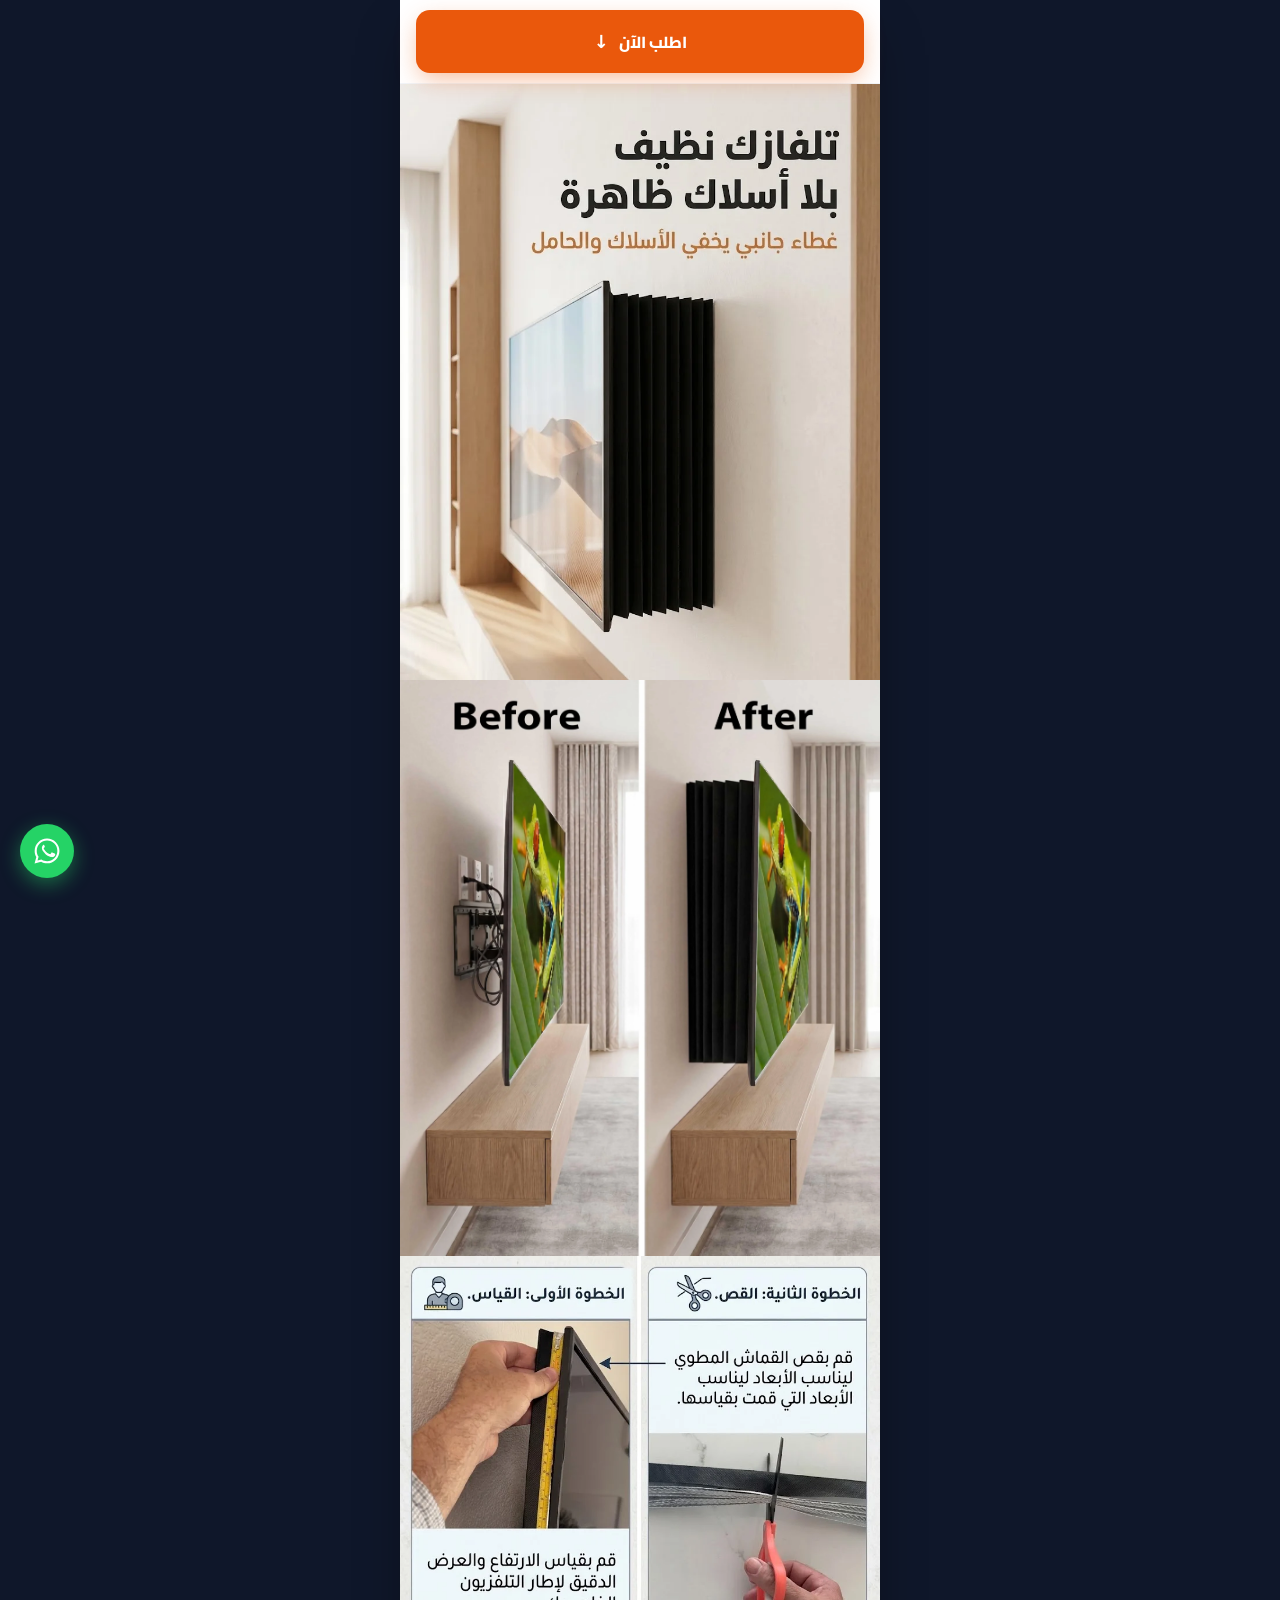
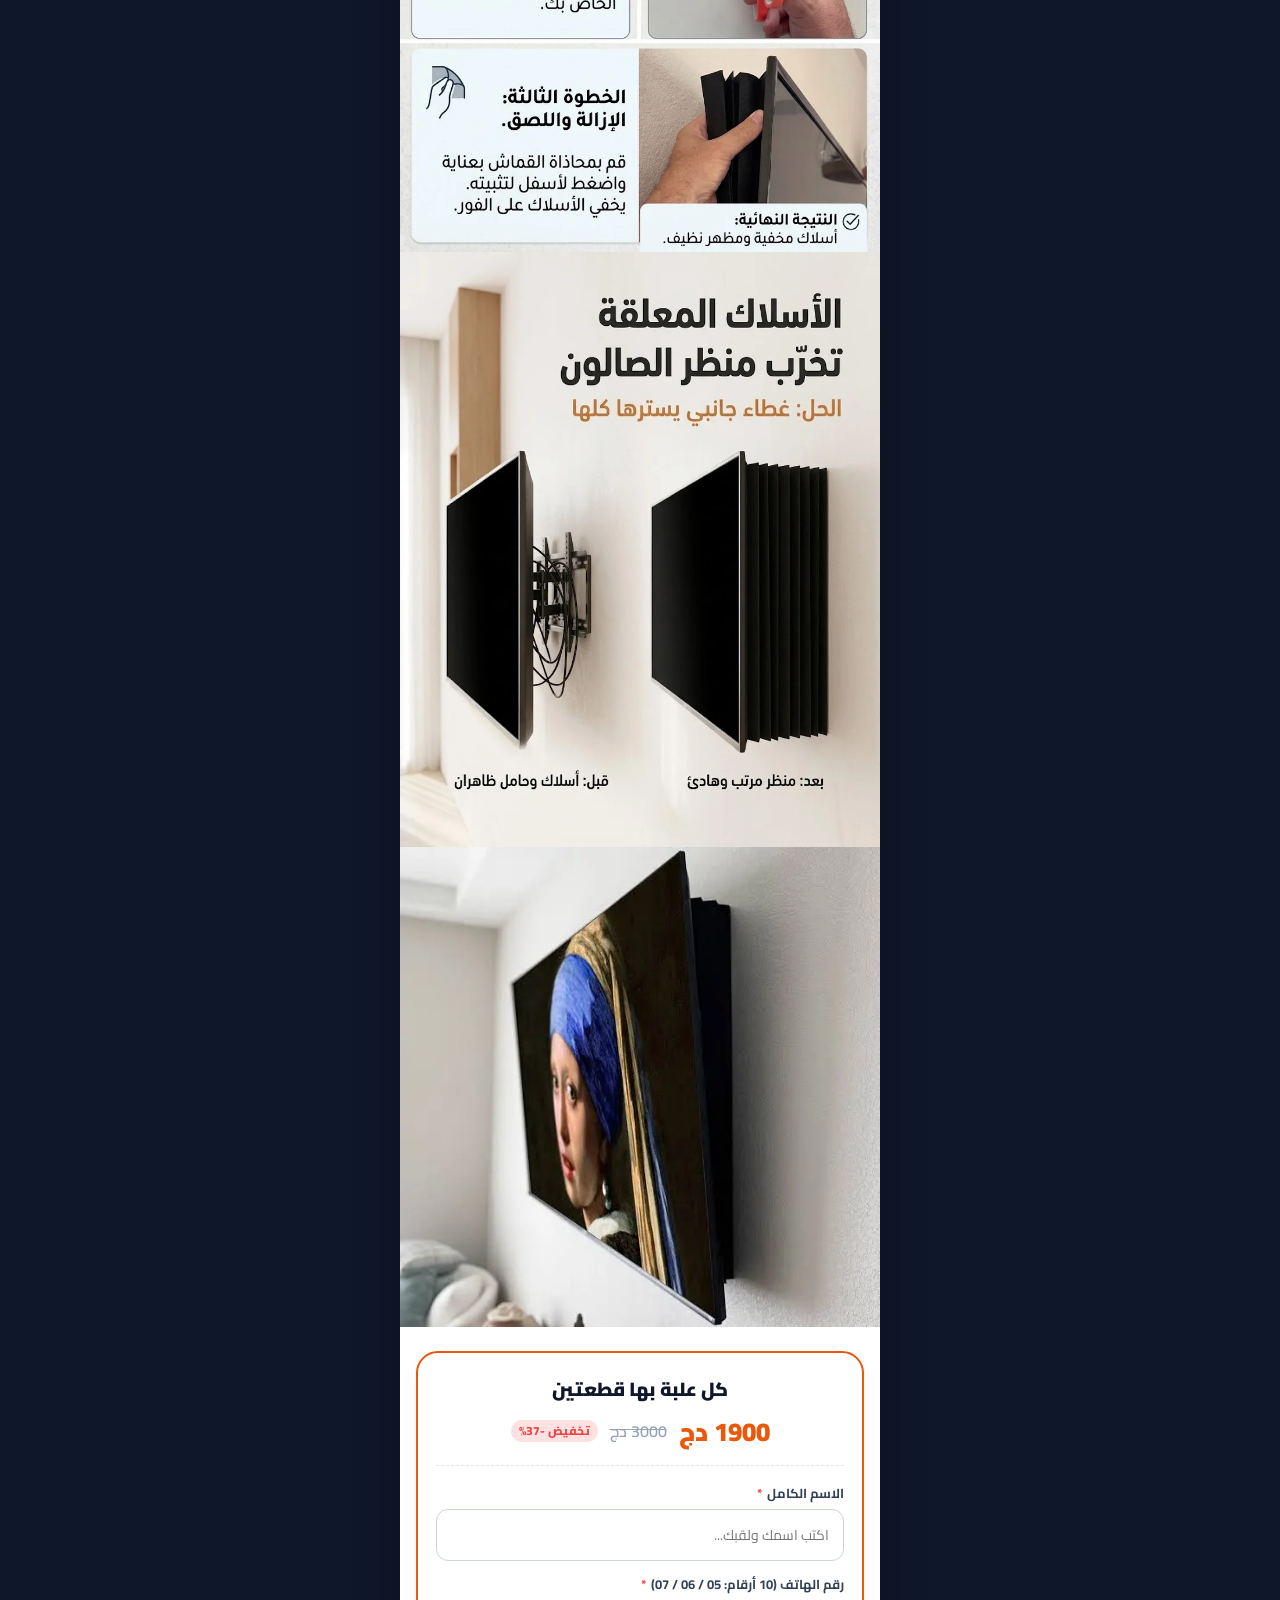
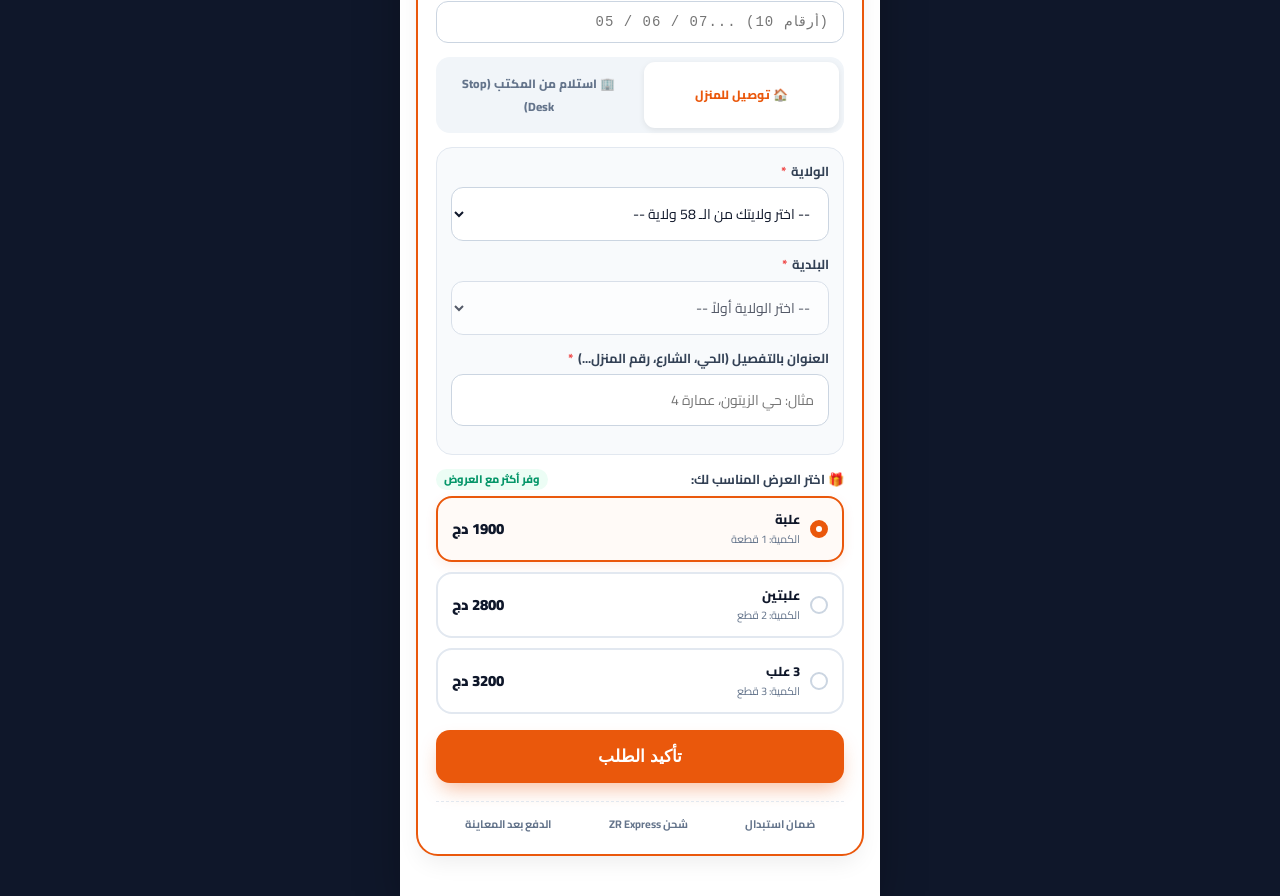
<file: covertv/index.html>
<!DOCTYPE html>
<html lang="ar" dir="rtl">
<head>
  <meta charset="UTF-8">
  <meta name="viewport" content="width=device-width, initial-scale=1.0, maximum-scale=1.0, user-scalable=no">
  <title>cover_tv</title>
  <link rel="preconnect" href="https://fonts.googleapis.com">
  <link rel="preconnect" href="https://fonts.gstatic.com" crossorigin>
  <link href="https://fonts.googleapis.com/css2?family=Cairo:wght@400;600;700;800;900&display=swap" rel="stylesheet">
  
  <!-- Meta Pixel Code -->
  <script>
  !function(f,b,e,v,n,t,s)
  {if(f.fbq)return;n=f.fbq=function(){n.callMethod?
  n.callMethod.apply(n,arguments):n.queue.push(arguments)};
  if(!f._fbq)f._fbq=n;n.push=n;n.loaded=!0;n.version='2.0';
  n.queue=[];t=b.createElement(e);t.async=!0;
  t.src=v;s=b.getElementsByTagName(e)[0];
  s.parentNode.insertBefore(t,s)}(window, document,'script',
  'https://connect.facebook.net/en_US/fbevents.js');
  fbq('init', '932561906593620');
  fbq('track', 'PageView');
  fbq('track', 'ViewContent', {
    content_name: 'cover_tv',
    content_category: 'COD',
    value: 1900,
    currency: 'DZD'
  });
  </script>
  <noscript><img height="1" width="1" style="display:none"
  src="https://www.facebook.com/tr?id=932561906593620&ev=PageView&noscript=1"
  /></noscript>
  <!-- End Meta Pixel Code -->
  
  
  <style>
    * {
      box-sizing: border-box;
      margin: 0;
      padding: 0;
      -webkit-tap-highlight-color: transparent;
    }
    body {
      font-family: 'Cairo', system-ui, -apple-system, sans-serif;
      background-color: #0f172a;
      color: #1e293b;
      line-height: 1.5;
      display: flex;
      justify-content: center;
      min-height: 100vh;
    }
    .page-container {
      width: 100%;
      max-width: 480px;
      background-color: #ffffff;
      min-height: 100vh;
      box-shadow: 0 25px 50px -12px rgba(0, 0, 0, 0.4);
      display: flex;
      flex-direction: column;
    }
    .landing-image {
      width: 100%;
      display: block;
      margin: 0;
      padding: 0;
      border: 0;
      object-fit: cover;
    }
    .empty-images-placeholder {
      padding: 40px 20px;
      text-align: center;
      background: #f8fafc;
      color: #64748b;
      font-size: 14px;
      border-bottom: 1px dashed #cbd5e1;
    }

    /* Order Card Styling */
    .order-card-wrapper {
      padding: 24px 16px 40px 16px;
      background: #ffffff;
    }
    .order-card {
      background: #ffffff;
      border: 2.5px solid #ea580c;
      border-radius: 22px;
      padding: 22px 18px;
      box-shadow: 0 10px 25px -5px rgba(0, 0, 0, 0.08);
    }
    .order-card-header {
      text-align: center;
      margin-bottom: 18px;
      border-bottom: 1px dashed #e2e8f0;
      padding-bottom: 14px;
    }
    .order-card-title {
      font-size: 19px;
      font-weight: 900;
      color: #0f172a;
      margin-bottom: 6px;
    }
    .price-badge-row {
      display: flex;
      align-items: center;
      justify-content: center;
      gap: 12px;
      margin-top: 8px;
    }
    .price-sale {
      font-size: 26px;
      font-weight: 900;
      color: #ea580c;
    }
    .price-old {
      font-size: 16px;
      font-weight: 600;
      color: #94a3b8;
      text-decoration: line-through;
    }
    .discount-tag {
      background: #fee2e2;
      color: #ef4444;
      font-size: 12px;
      font-weight: 800;
      padding: 2px 8px;
      border-radius: 9999px;
    }

    /* Delivery Switcher */
    .delivery-tabs {
      display: grid;
      grid-template-columns: 1fr 1fr;
      gap: 8px;
      background: #f1f5f9;
      padding: 5px;
      border-radius: 14px;
      margin-bottom: 14px;
    }
    .delivery-tab-btn {
      padding: 10px;
      border-radius: 11px;
      border: none;
      font-family: inherit;
      font-size: 12px;
      font-weight: 800;
      color: #64748b;
      background: transparent;
      cursor: pointer;
      display: flex;
      align-items: center;
      justify-content: center;
      gap: 6px;
      transition: all 0.2s;
    }
    .delivery-tab-btn.active {
      background: #ffffff;
      color: #ea580c;
      box-shadow: 0 2px 6px rgba(0, 0, 0, 0.08);
    }

    .delivery-box {
      background: #f8fafc;
      border: 1.5px solid #e2e8f0;
      border-radius: 16px;
      padding: 14px;
      margin-bottom: 14px;
    }

    /* Form Fields */
    .form-group {
      margin-bottom: 14px;
      text-align: right;
    }
    .form-label {
      display: block;
      font-size: 13px;
      font-weight: 700;
      color: #334155;
      margin-bottom: 6px;
    }
    .form-label .req {
      color: #ef4444;
      margin-right: 2px;
    }
    .form-input, .form-select, .form-textarea {
      width: 100%;
      padding: 12px 14px;
      font-size: 14px;
      font-family: inherit;
      color: #0f172a;
      background-color: #ffffff;
      border: 1.5px solid #cbd5e1;
      border-radius: 12px;
      outline: none;
      transition: border-color 0.2s, box-shadow 0.2s;
    }
    .form-input:focus, .form-select:focus, .form-textarea:focus {
      border-color: #ea580c;
      box-shadow: 0 0 0 3px #ea580c22;
    }
    .form-error {
      color: #ef4444;
      font-size: 11px;
      margin-top: 4px;
      display: none;
      font-weight: 600;
    }

    .hub-notice {
      background: #fffbeb;
      border: 1px solid #fde68a;
      color: #92400e;
      padding: 10px;
      border-radius: 12px;
      font-size: 12px;
      display: flex;
      align-items: center;
      justify-content: space-between;
      margin-top: 8px;
    }
    .hub-notice-link {
      color: #ea580c;
      font-weight: 800;
      text-decoration: underline;
      cursor: pointer;
    }

    /* Quantity Options Box */
    .quantity-boxes {
      display: grid;
      grid-template-columns: 1fr 1fr;
      gap: 10px;
      margin-top: 4px;
    }
    .qty-card {
      border: 1.5px solid #cbd5e1;
      border-radius: 12px;
      padding: 10px;
      display: flex;
      align-items: center;
      gap: 8px;
      cursor: pointer;
      background: #ffffff;
      transition: all 0.2s;
    }
    .qty-card.active {
      border-color: #ea580c;
      background: #ea580c10;
    }
    .qty-card input[type="radio"] {
      accent-color: #ea580c;
    }
    .qty-card-text {
      font-size: 12px;
      font-weight: 700;
      color: #0f172a;
    }
    .qty-card-sub {
      font-size: 10px;
      color: #64748b;
      display: block;
    }

    /* Offers List Styling */
    .offers-group {
      margin-bottom: 16px;
      text-align: right;
    }
    .offers-list {
      display: flex;
      flex-direction: column;
      gap: 10px;
      margin-top: 6px;
    }
    .offer-option-card {
      border: 2px solid #e2e8f0;
      border-radius: 16px;
      padding: 12px 14px;
      display: flex;
      align-items: center;
      justify-content: space-between;
      cursor: pointer;
      background: #ffffff;
      transition: all 0.2s;
    }
    .offer-option-card:hover {
      border-color: #cbd5e1;
    }
    .offer-option-card.active {
      border-color: #ea580c;
      background: #ea580c08;
      box-shadow: 0 4px 12px #ea580c18;
    }
    .offer-radio-custom {
      width: 18px;
      height: 18px;
      border-radius: 50%;
      border: 2px solid #cbd5e1;
      display: flex;
      align-items: center;
      justify-content: center;
      flex-shrink: 0;
      margin-left: 10px;
      transition: all 0.2s;
    }
    .offer-option-card.active .offer-radio-custom {
      border-color: #ea580c;
      background: #ea580c;
    }
    .offer-radio-dot {
      width: 6px;
      height: 6px;
      border-radius: 50%;
      background: #ffffff;
      display: none;
    }
    .offer-option-card.active .offer-radio-dot {
      display: block;
    }
    .offer-meta {
      flex: 1;
      text-align: right;
    }
    .offer-title-row {
      display: flex;
      align-items: center;
      gap: 8px;
    }
    .offer-title-text {
      font-size: 13px;
      font-weight: 800;
      color: #0f172a;
    }
    .offer-badge-tag {
      font-size: 10px;
      font-weight: 800;
      padding: 2px 7px;
      border-radius: 6px;
      background: #ea580c18;
      color: #ea580c;
    }
    .offer-qty-hint {
      font-size: 11px;
      color: #64748b;
      margin-top: 2px;
    }
    .offer-price-val {
      font-size: 15px;
      font-weight: 900;
      color: #0f172a;
      white-space: nowrap;
    }

    /* Variants Styling */
    .variants-container {
      margin-bottom: 16px;
      display: flex;
      flex-direction: column;
      gap: 12px;
      text-align: right;
    }
    .variant-pills-row {
      display: flex;
      flex-wrap: wrap;
      gap: 8px;
      margin-top: 6px;
    }
    .variant-pill-btn {
      padding: 7px 16px;
      border-radius: 12px;
      border: 1.5px solid #cbd5e1;
      background: #f8fafc;
      color: #334155;
      font-size: 12px;
      font-weight: 700;
      font-family: inherit;
      cursor: pointer;
      transition: all 0.2s;
    }
    .variant-pill-btn:hover {
      background: #f1f5f9;
    }
    .variant-pill-btn.active {
      border-color: #ea580c;
      background: #ea580c;
      color: #ffffff;
      box-shadow: 0 2px 8px #ea580c33;
    }

    /* CTA Button */
    .btn-submit {
      width: 100%;
      padding: 16px;
      background-color: #ea580c;
      color: #ffffff;
      border: none;
      border-radius: 14px;
      font-size: 17px;
      font-weight: 900;
      cursor: pointer;
      box-shadow: 0 10px 20px -5px #ea580c66;
      transition: transform 0.15s, filter 0.2s, opacity 0.2s;
      margin-top: 8px;
      display: flex;
      align-items: center;
      justify-content: center;
      gap: 8px;
    }
    .btn-submit:active {
      transform: scale(0.98);
      filter: brightness(0.95);
    }
    .btn-submit:disabled {
      opacity: 0.75;
      cursor: not-allowed;
      transform: none !important;
      filter: grayscale(0.2);
    }
    .btn-spinner {
      display: inline-block;
      width: 18px;
      height: 18px;
      border: 2.5px solid rgba(255, 255, 255, 0.35);
      border-radius: 50%;
      border-top-color: #ffffff;
      animation: btn-spin 0.7s linear infinite;
    }
    @keyframes btn-spin {
      to { transform: rotate(360deg); }
    }

    .trust-badges {
      display: flex;
      justify-content: space-around;
      margin-top: 18px;
      padding-top: 14px;
      border-top: 1px dashed #e2e8f0;
      text-align: center;
      font-size: 11px;
      font-weight: 700;
      color: #64748b;
    }

    /* Modal Confirmation */
    .success-modal {
      position: fixed;
      inset: 0;
      background: rgba(15, 23, 42, 0.7);
      backdrop-filter: blur(4px);
      display: none;
      align-items: center;
      justify-content: center;
      padding: 20px;
      z-index: 9999;
    }
    .success-modal.show {
      display: flex;
    }
    .modal-box {
      background: #ffffff;
      border-radius: 24px;
      padding: 28px 20px;
      max-width: 360px;
      width: 100%;
      text-align: center;
      animation: popIn 0.3s cubic-bezier(0.16, 1, 0.3, 1);
    }
    @keyframes popIn {
      0% { transform: scale(0.9); opacity: 0; }
      100% { transform: scale(1); opacity: 1; }
    }
    .modal-icon {
      width: 64px;
      height: 64px;
      border-radius: 50%;
      background: #dcfce7;
      color: #16a34a;
      display: flex;
      align-items: center;
      justify-content: center;
      margin: 0 auto 16px auto;
      font-size: 32px;
    }
    .modal-title {
      font-size: 20px;
      font-weight: 800;
      color: #0f172a;
      margin-bottom: 8px;
    }
    .modal-desc {
      font-size: 13px;
      color: #64748b;
      margin-bottom: 20px;
      line-height: 1.6;
    }
    .modal-btn {
      width: 100%;
      padding: 13px;
      background: #ea580c;
      color: #ffffff;
      border: none;
      border-radius: 12px;
      font-weight: 800;
      cursor: pointer;
    }
    /* Dynamic CTA Button Styling */
    .dynamic-cta-btn {
      display: flex;
      align-items: center;
      justify-content: center;
      gap: 10px;
      width: 100%;
      padding: 15px 22px;
      background-color: #ea580c;
      color: #ffffff;
      font-family: inherit;
      font-size: 16px;
      font-weight: 800;
      border: none;
      border-radius: 14px;
      cursor: pointer;
      box-shadow: 0 8px 25px -4px #ea580c70;
      transition: all 0.2s cubic-bezier(0.16, 1, 0.3, 1);
      text-decoration: none;
      box-sizing: border-box;
    }
    .dynamic-cta-btn:hover {
      filter: brightness(1.08);
    }
    .dynamic-cta-btn:active {
      transform: scale(0.97);
    }
    .dynamic-cta-pulse {
      animation: ctaPulse 2s infinite;
    }
    @keyframes ctaPulse {
      0% {
        box-shadow: 0 0 0 0 #ea580c80;
      }
      70% {
        box-shadow: 0 0 0 14px #ea580c00;
      }
      100% {
        box-shadow: 0 0 0 0 #ea580c00;
      }
    }
    .dynamic-cta-sticky-bottom {
      position: fixed;
      bottom: 0;
      left: 50%;
      transform: translateX(-50%);
      width: 100%;
      max-width: 480px;
      padding: 12px 16px;
      background: linear-gradient(to top, rgba(255, 255, 255, 0.98), rgba(255, 255, 255, 0.9) 75%, rgba(255, 255, 255, 0));
      backdrop-filter: blur(8px);
      z-index: 100;
      box-sizing: border-box;
    }
    .dynamic-cta-sticky-top {
      position: sticky;
      top: 0;
      width: 100%;
      padding: 10px 16px;
      background: rgba(255, 255, 255, 0.96);
      backdrop-filter: blur(8px);
      border-bottom: 1px solid #f1f5f9;
      z-index: 99;
      box-sizing: border-box;
    }
    .dynamic-cta-inline-wrapper {
      padding: 12px 16px;
      background: #ffffff;
      box-sizing: border-box;
    }
    .order-card.order-card-highlight {
      animation: cardHighlightPulse 1.2s ease-out;
    }
    @keyframes cardHighlightPulse {
      0% { transform: scale(1); box-shadow: 0 0 0 0 #ea580c; }
      30% { transform: scale(1.02); box-shadow: 0 0 0 8px #ea580c55; }
      100% { transform: scale(1); box-shadow: 0 10px 25px -5px rgba(0, 0, 0, 0.08); }
    }
    /* Floating WhatsApp Button */
    .whatsapp-floating-btn {
      position: fixed;
      left: 20px;
      bottom: 22px;
      width: 54px;
      height: 54px;
      border-radius: 50%;
      background-color: #25D366;
      color: #ffffff;
      display: flex;
      align-items: center;
      justify-content: center;
      box-shadow: 0 6px 20px rgba(37, 211, 102, 0.45);
      z-index: 105;
      text-decoration: none;
      transition: transform 0.25s cubic-bezier(0.16, 1, 0.3, 1), box-shadow 0.25s ease;
      cursor: pointer;
      -webkit-tap-highlight-color: transparent;
    }
    .whatsapp-floating-btn:hover {
      transform: scale(1.1);
      box-shadow: 0 8px 26px rgba(37, 211, 102, 0.6);
    }
    .whatsapp-floating-btn:active {
      transform: scale(0.94);
    }
    .whatsapp-floating-btn svg {
      width: 30px;
      height: 30px;
      fill: #ffffff;
    }
    .whatsapp-pulse {
      animation: waPulse 2s infinite;
    }
    @keyframes waPulse {
      0% {
        box-shadow: 0 0 0 0 rgba(37, 211, 102, 0.7);
      }
      70% {
        box-shadow: 0 0 0 16px rgba(37, 211, 102, 0);
      }
      100% {
        box-shadow: 0 0 0 0 rgba(37, 211, 102, 0);
      }
    }
  </style>
</head>
<body>
  <div class="page-container">
    
    <div class="dynamic-cta-sticky-top">
      <button type="button" onclick="scrollToOrderSection()" class="dynamic-cta-btn dynamic-cta-pulse">
        <span>اطلب الآن</span>
        <span style="font-size:18px;">↓</span>
      </button>
    </div>

    

    <!-- Ordered Landing Images -->
    <div class="images-wrapper">
      
        <img class="landing-image" src="images/image_1.webp" alt="صفحة هبوط جديدة #6" loading="lazy">
        
      
        <img class="landing-image" src="images/image_2.webp" alt="صفحة هبوط جديدة #6" loading="lazy">
        
      
        <img class="landing-image" src="images/image_3.webp" alt="صفحة هبوط جديدة #6" loading="lazy">
        
      
        <img class="landing-image" src="images/image_4.webp" alt="صفحة هبوط جديدة #6" loading="lazy">
        
      
        <img class="landing-image" src="images/image_5.webp" alt="صفحة هبوط جديدة #6" loading="lazy">
        
      
    </div>

    <!-- COD Order Card -->
    <div class="order-card-wrapper" id="order-section">
      <div class="order-card">
        <div class="order-card-header">
          <h2 class="order-card-title">كل علبة بها قطعتين  </h2>
          <div class="price-badge-row">
            <span class="price-sale" id="displayPrice">1900 دج</span>
            <span class="price-old" id="displayOldPrice">3000 دج</span>
            <span class="discount-tag" id="discountTag">تخفيض -37%</span>
          </div>
        </div>

        <form id="orderForm" onsubmit="handleOrderSubmit(event)" onfocusin="trackInitiateCheckout()">
          <!-- Name Field -->
          <div class="form-group">
            <label class="form-label">الاسم الكامل <span class="req">*</span></label>
            <input type="text" name="customer_name" required placeholder="اكتب اسمك ولقبك..." class="form-input">
          </div>

          <!-- Phone Field -->
          <div class="form-group">
            <label class="form-label">رقم الهاتف (10 أرقام: 05 / 06 / 07) <span class="req">*</span></label>
            <input type="tel" name="phone" id="field_tel" required maxlength="10" placeholder="05 / 06 / 07... (10 أرقام)" pattern="^0[5-7][0-9]{8}$" class="form-input" dir="ltr" style="text-align: right; font-family: monospace; letter-spacing: 1px;">
            <div class="form-error" id="phone_error"></div>
          </div>

          
          <!-- ZR Express Delivery Options -->
          <div class="delivery-tabs">
            <button type="button" class="delivery-tab-btn active" id="tabHomeBtn" onclick="switchDeliveryMode('home')">
              🏠 توصيل للمنزل
            </button>
            <button type="button" class="delivery-tab-btn" id="tabDeskBtn" onclick="switchDeliveryMode('desk')">
              🏢 استلام من المكتب (Stop Desk)
            </button>
          </div>
          <input type="hidden" name="delivery_type" id="deliveryTypeInput" value="home">

          <!-- Home Delivery Container -->
          <div class="delivery-box" id="homeDeliveryBox">
            <div class="form-group">
              <label class="form-label">الولاية <span class="req">*</span></label>
              <select name="home_wilaya" id="homeWilayaSelect" required class="form-select" onchange="onHomeWilayaChange(this.value)">
                <option value="">-- اختر ولايتك من الـ 58 ولاية --</option>
              </select>
            </div>

            <div class="form-group">
              <label class="form-label">البلدية <span class="req">*</span></label>
              <select name="home_commune" id="homeCommuneSelect" required disabled class="form-select">
                <option value="">-- اختر الولاية أولاً --</option>
              </select>
            </div>

            <div class="form-group">
              <label class="form-label">العنوان بالتفصيل (الحي، الشارع، رقم المنزل...) <span class="req">*</span></label>
              <input type="text" name="home_address" id="homeAddressInput" required placeholder="مثال: حي الزيتون، عمارة 4" class="form-input">
            </div>
          </div>

          <!-- Desk Delivery Container -->
          <div class="delivery-box" id="deskDeliveryBox" style="display: none;">
            <div class="form-group">
              <label class="form-label">الولاية <span class="req">*</span></label>
              <select name="desk_wilaya" id="deskWilayaSelect" class="form-select" onchange="onDeskWilayaChange(this.value)">
                <option value="">-- اختر الولاية للبحث عن المكاتب --</option>
              </select>
            </div>

            <div class="form-group">
              <label class="form-label">مكتب الاستلام (ZR Express Hub) <span class="req">*</span></label>
              <select name="desk_hub" id="deskHubSelect" disabled class="form-select">
                <option value="">-- اختر الولاية أولاً --</option>
              </select>
              <div id="deskNoHubNotice" class="hub-notice" style="display: none;">
                <span>لا يتوفر مكتب في هذه الولاية.</span>
                <span class="hub-notice-link" onclick="switchDeliveryMode('home')">اختر التوصيل للمنزل 🏠</span>
              </div>
            </div>
          </div>
          

          <!-- Product Offers (Dynamic or Fallback) -->
          
          <div class="offers-group">
            <label class="form-label" style="display: flex; justify-content: space-between; align-items: center;">
              <span>🎁 اختر العرض المناسب لك:</span>
              <span style="font-size: 11px; color: #059669; font-weight: 800; background: #ecfdf5; padding: 2px 8px; border-radius: 9999px;">وفر أكثر مع العروض</span>
            </label>
            <div class="offers-list">
              
                <div class="offer-option-card active" onclick="selectOffer('off_1', 1900, 1, 'علبة')">
                  <div style="display: flex; align-items: center;">
                    <div class="offer-radio-custom">
                      <div class="offer-radio-dot"></div>
                    </div>
                    <div class="offer-meta">
                      <div class="offer-title-row">
                        <span class="offer-title-text">علبة</span>
                        
                      </div>
                      <div class="offer-qty-hint">الكمية: 1 قطعة</div>
                    </div>
                  </div>
                  <div class="offer-price-val">1900 دج</div>
                </div>
                
                <div class="offer-option-card " onclick="selectOffer('off_2', 2800, 2, 'علبتين ')">
                  <div style="display: flex; align-items: center;">
                    <div class="offer-radio-custom">
                      <div class="offer-radio-dot"></div>
                    </div>
                    <div class="offer-meta">
                      <div class="offer-title-row">
                        <span class="offer-title-text">علبتين </span>
                        
                      </div>
                      <div class="offer-qty-hint">الكمية: 2 قطع</div>
                    </div>
                  </div>
                  <div class="offer-price-val">2800 دج</div>
                </div>
                
                <div class="offer-option-card " onclick="selectOffer('off_3', 3200, 3, '3 علب')">
                  <div style="display: flex; align-items: center;">
                    <div class="offer-radio-custom">
                      <div class="offer-radio-dot"></div>
                    </div>
                    <div class="offer-meta">
                      <div class="offer-title-row">
                        <span class="offer-title-text">3 علب</span>
                        
                      </div>
                      <div class="offer-qty-hint">الكمية: 3 قطع</div>
                    </div>
                  </div>
                  <div class="offer-price-val">3200 دج</div>
                </div>
                
            </div>
            <input type="hidden" name="offer_id" id="selectedOfferId" value="off_1">
            <input type="hidden" name="offer_title" id="selectedOfferTitle" value="علبة">
            <input type="hidden" name="quantity" id="field_number_qty" value="1">
          </div>
          

          <!-- Product Variants (Size, Color, etc.) -->
          

          <button type="submit" class="btn-submit" id="submitBtn">
            <span>تأكيد الطلب</span>
          </button>
        </form>

        <div class="trust-badges">
          <div>ضمان استبدال</div>
          <div>شحن ZR Express</div>
          <div>الدفع بعد المعاينة</div>
        </div>
      </div>
    </div>
  </div>

  

  
  <!-- Floating WhatsApp Button -->
  <a href="https://wa.me/213779804979?text=%D9%85%D8%B1%D8%AD%D8%A8%D8%A7%D9%8B%D8%8C%20%D8%A3%D9%88%D8%AF%20%D8%A7%D9%84%D8%A7%D8%B3%D8%AA%D9%81%D8%B3%D8%A7%D8%B1%20%D8%A8%D8%AE%D8%B5%D9%88%D8%B5%20%D9%85%D9%86%D8%AA%D8%AC%20%D8%BA%D8%B7%D8%A7%D8%A1%20%D8%AC%D8%A7%D9%86%D8%A8%D9%8A%20%D9%84%D8%AA%D9%84%D9%81%D8%A7%D8%B2" target="_blank" rel="noopener noreferrer" class="whatsapp-floating-btn whatsapp-pulse" title="تواصل معنا عبر واتساب" aria-label="WhatsApp">
    <svg viewBox="0 0 24 24">
      <path d="M12.04 2C6.58 2 2.13 6.45 2.13 11.91C2.13 13.66 2.59 15.36 3.45 16.86L2.05 22L7.3 20.62C8.75 21.41 10.38 21.83 12.04 21.83C17.5 21.83 21.95 17.38 21.95 11.92C21.95 9.27 20.92 6.78 19.05 4.91C17.18 3.04 14.69 2 12.04 2M12.05 3.67C14.25 3.67 16.31 4.53 17.87 6.09C19.42 7.65 20.28 9.72 20.28 11.92C20.28 16.46 16.58 20.15 12.04 20.15C10.56 20.15 9.11 19.76 7.85 19L7.55 18.83L4.43 19.65L5.26 16.61L5.06 16.29C4.24 15 3.8 13.47 3.8 11.91C3.81 7.37 7.5 3.67 12.05 3.67M9.53 7.03C9.35 7.03 9.05 7.1 8.81 7.36C8.57 7.62 7.89 8.26 7.89 9.55C7.89 10.84 8.83 12.08 8.96 12.25C9.09 12.43 10.78 15.19 13.46 16.23C15.7 17.09 16.15 16.92 16.63 16.87C17.11 16.83 18.18 16.24 18.4 15.62C18.62 15 18.62 14.47 18.55 14.36C18.49 14.24 18.31 14.18 18.04 14.04C17.77 13.91 16.44 13.25 16.2 13.16C15.95 13.07 15.77 13.03 15.59 13.3C15.41 13.56 14.89 14.18 14.73 14.36C14.58 14.54 14.42 14.56 14.15 14.43C13.88 14.29 12.75 13.92 11.4 12.72C10.35 11.78 9.64 10.63 9.43 10.27C9.23 9.91 9.41 9.71 9.55 9.58C9.67 9.46 9.82 9.26 9.96 9.1C10.09 8.93 10.14 8.81 10.23 8.63C10.32 8.45 10.27 8.3 10.21 8.18C10.14 8.05 9.63 6.81 9.53 7.03Z"/>
    </svg>
  </a>

  <!-- Success Modal -->
  <div class="success-modal" id="successModal">
    <div class="modal-box">
      <div class="modal-icon">✓</div>
      <h3 class="modal-title">تم تسجيل طلبك بنجاح!</h3>
      <p class="modal-desc" id="successDesc">
        شكراً لثقتك بنا. سيتصل بك فريق خدمة العملاء خلال ساعات قليلة لتأكيد العنوان وتجهيز الشحن فوراً.
      </p>
      <button type="button" class="modal-btn" onclick="closeSuccessModal()">تم، حسناً</button>
    </div>
  </div>

  <script>
    function scrollToOrderSection() {
      var el = document.getElementById('order-section');
      if (el) {
        el.scrollIntoView({ behavior: 'smooth' });
        var cardEl = el.querySelector('.order-card') || el;
        cardEl.classList.add('order-card-highlight');
        setTimeout(function() {
          cardEl.classList.remove('order-card-highlight');
        }, 1400);
      }
    }

    const PAGE_LOAD_TIME = Date.now();
    let isSubmittingOrder = false;
    const ORIGINAL_CTA_TEXT = "تأكيد الطلب";
    const ZR_COMMUNES = {"01 - أدرار":["أدرار","تامنطيط","أولف","تيميمون","زاوية كنتة","شروين","تسابيت","تمست","سالي","أقبلي","أولاد عيسى","برج باجي مختار","رقان","أوقروت"],"02 - الشلف":["الشلف","تنس","بني حواء","أبو الحسن","هرنفة","وادي الفضة","الكريمية","المرسى","وادي سلي","أولاد فارس","الصبحة","بوزغاية","الزبوجة","تاجنة","عين مران","بناي يعقوب","الأربعاء","الخميس"],"03 - الأغواط":["الأغواط","بريزينة","عين ماضي","الحاج المكي","الغيشة","سيدي بوزيد","قصر الحيران","الرقيبة","تاجموت","عين سيدي علي","البيضاء","تاويالة","الخنق","الرملة","سبقاق","حاسي الدلاعة","وادي مرة","العسافية"],"04 - أم البواقي":["أم البواقي","عين البيضاء","عين مليلة","سيقوس","عين فكرون","عين كرشة","الحرميلية","الضلعة","عين ببوش","البرج","أولاد حملة","الفجوج","القيقبة","الزرقاء","بئر الشهداء","عين الزيتون"],"05 - باتنة":["باتنة","بريكة","رأس العيون","عين التوتة","مروانة","سريانة","منعة","تازولت","المعذر","أولاد سي سليمان","تيمقاد","عين ياقوت","فسديس","تكوت","الجزار","أريس","شير","نقاوس","الحاسي","تالخمت"],"06 - بجاية":["بجاية","أقبو","سيدي عيش","القصر","أوزلاقن","تيشي","صدوق","الدريات","تاوريرت إغيل","شميني","سوق أوفلا","تيزي نثلاثة","أملو","إغيل علي","أدكار","بني كسيلة","تالة حمزة","سيدي عياد"],"07 - بسكرة":["بسكرة","طولقة","سيدي عقبة","ليشانة","زريبة الوادي","الحوش","عين الناقة","القصور","المزيرعة","فوغال","الفيض","الحاجب","القنطرة","أوماش","أولاد جلال"],"08 - بشار":["بشار","بني ونيف","العبادلة","كرزاز","تاغيت","الواتة","إقلي","بني عباس","أولاد سيدي الشيخ","أولاد خضير","القصابي"],"09 - البليدة":["البليدة","بوفاريك","الأربعاء","وادي العلايق","الشريعة","حمام ملوان","بني تامو","الصومعة","موزاية","شفة","العفرون","أولاد يعيش","الروراوة","بن خليل","سيدي موسى","بوعرفة"],"10 - البويرة":["البويرة","الأخضرية","عين بسام","بشلول","الأربعاء","بئر غبالو","بوردج","العجيبة","الحجرة الزرقاء","الهاشمية","المعمورة","وادي البردي"],"11 - تمنراست":["تمنراست","عين قزام","عين أمقل","إدلس","تاظروك","سيلت","عين غار"],"12 - تبسة":["تبسة","بئر العاتر","العوينات","نقرين","الماء الأبيض","مرسط","العقلة","الشريعة","صفصاف الوسرى","بوقرن"],"13 - تلمسان":["تلمسان","غريس","سبدو","عين تالوت","صبرة","الرمشي","سيدي الجيلالي","عين يوسف","حمام بوغرارة","عين فزة"],"14 - تيارت":["تيارت","مدروة","مهدية","عين بوشقيف","عين دزاريت","قرطوفة","سي عبد الغني","وادي ليلي","رحوية","النعيمة"],"15 - تيزي وزو":["تيزي وزو","عين الحمام","أزفون","مقلع","واقنون","إيفيغاء","أزرو","بعقبة","بوجيمة","تيزي راشد","تيزي غنيف","الأربعاء ناث إيراثن"],"16 - الجزائر":["الجزائر الوسطى","القصبة","حسين داي","بئر مراد رايس","باب الواد","الرويبة","بوزريعة","زرالدة","الدار البيضاء","بئر خادم","المحمدية","الدرارية","الجزائر الجديدة","حيدرة","حجرة حسين","الواشنة","الأبيار"],"17 - الجلفة":["الجلفة","عين وسارة","دار الشيوخ","الشارف","حد الصحاري","عين الإبل","مسعد","زعفران","القديد","سيدي لعجال","تعظميت","فيض البطمة"],"18 - جيجل":["جيجل","الميلية","الطاهير","القنار","سيدي معروف","الشقفة","غبالة","بوراوي بلهادف","العوانة","أم عبود","زيامة منصورية","السطارة"],"19 - سطيف":["سطيف","عين أرنات","عين ولمان","عين آزال","بئر العرش","بوعنداس","جميلة","قنزات","صالح باي","القلتة الزرقاء","حمام قرقور","معاوية"],"20 - سعيدة":["سعيدة","دوي ثايل","أولاد إبراهيم","سيدي عمر","سيدي أحمد","عين الحجر","البيض","يوب","حدادة","مشيرة"],"21 - سكيكدة":["سكيكدة","الحروش","ابن بسلة","مشوار","سيدي عبد العزيز","العلمة","برحال","الطرشان"],"22 - سيدي بلعباس":["سيدي بلعباس","تسالة","مرين","رأس الماء","سيدي علي بوسيدي","تلمون","عين أدن","مزاورو","سيدي لحسن","بطيوة","سيدي إبراهيم","حمام ريغة"],"23 - عنابة":["عنابة","برحال","الشرفة","العنصر","وادي العنب","البوني","الحجار","سرايدي","شطايبي","تريعات"],"24 - قالمة":["قالمة","هيليوبوليس","وادي الزناتي","بوشقوف","عين بن بيضاء","بومهرة","حمام دباغ","حمام النبايل","لخزارة","وادي فراغة"],"25 - قسنطينة":["قسنطينة","الخروب","زيغود يوسف","عين سمارة","حامة بوزيان","درايس","ابن زياد","ابن باديس","مليلية","مروانة"],"26 - المدية":["المدية","وزرة","العزيزية","الشيخ","العيساوية","تمسقيدة","سيدي نعمان","العمارية","الكاف","بوعيش","أولاد عنتر","أولاد هلال"],"27 - مستغانم":["مستغانم","حجاج","خير الدين","مزغران","عين تادلس","سيدي علي","بوقيراط","الصفصاف","عشعاشة","خضرة","ستيدية"],"28 - المسيلة":["المسيلة","بوسعادة","أولاد دراج","سيدي عامر","عين الحجل","عين الملح","حمام الضلعة","الهامل","مقرة","أولاد ماضي","سليم","الخبانة"],"29 - معسكر":["معسكر","سيق","غريس","وادي الأبطال","زهانة","ماوسطة","مقطع دوز","عين فراح","البرج","خليل","المامونية","قرجوم"],"30 - ورقلة":["ورقلة","حاسي مسعود","انقوسة","الطيبات","سيدي خويلد","حاسي بن عبد الله","العقلة","بئر بير","الرويسات","النزلة"],"31 - وهران":["وهران","بئر الجير","الأبيار","سانيا","عين الترك","قديل","بطيوة","أرزيو","حاسي بونيف","الكرمة","بوسفر","بوتليليس","سيدي الشحمي"],"32 - البيض":["البيض","بوقطب","الغاسول","الأبيض","بريزينة","الشقيق","الخيثر","كراكدة","رأس الماء","بوسمغون"],"33 - إليزي":["إليزي","جانت","برج عمر إدريس","إن أميناس"],"34 - برج بوعريريج":["برج بوعريريج","رأس الوادي","برج زمورة","الحمادية","الميلية","عين تاغروت","غيلاسة","المعاصم","مجانة","المنصورة"],"35 - بومرداس":["بومرداس","بودواو","بغلية","الثنية","دلس","زموري","الناصرية","يسر","أوقاس","خميس الخشنة"],"36 - الطارف":["الطارف","بن مهيدي","البسباس","بوحجار","الطارف","العيون","زريزر","الشط","عين العسل","الذرعان"],"37 - تندوف":["تندوف","أوم العير"],"38 - تيسمسيلت":["تيسمسيلت","برج بونعامة","لرجام","ثنية الحد","الأزهرية","عميرة","بني شعيب","سيدي بوتشنت","سيدي عابد","تملاحت"],"39 - الوادي":["الوادي","البياضة","رباح","الرقيبة","حساني عبد الكريم","قمار","المقرن","اميه وانسة","سطيل","تغزوت"],"40 - خنشلة":["خنشلة","قايس","بغاي","شلية","الحامة","عين الطويلة","يابوس","الولجة","المحمل","ام العظائم"],"41 - سوق أهراس":["سوق أهراس","سدراتة","المراهنة","تاورة","الزوابي","الحدادة","الخضارة","أولاد إدريس","الزعرور","الطاية"],"42 - تيبازة":["تيبازة","شرشال","ددامس","فوكة","بوفاريك","القليعة","حجوط","سيدي راشد","عين تاقورايت","مسلمون","سيدي سميان","بوهارون","خميستي"],"43 - ميلة":["ميلة","فرجيوة","شلغوم العيد","تاجنانت","عين البيضاء","سيدي مروان","التلاغمة","ترعي باينان","أولاد اخلوف","الرواشد"],"44 - عين الدفلى":["عين الدفلى","مليانة","بومدفع","العامرة","برج الأمير خالد","جندل","العبادية","عين لشياخ","الحسينية","روينة"],"45 - النعامة":["النعامة","مغرار","عين الصفراء","عين بن خليل","مكمن بن عمار","الصفصاف","المشرية","سفيسيفة","عسلة"],"46 - عين تموشنت":["عين تموشنت","حمام بوحجر","بني صاف","العين","الأمير عبد القادر","عين الأربعاء","الأمير","سيدي بن عدة","حاسي الغلة","بوجبهور البرج"],"47 - غرداية":["غرداية","متليلي","المنيعة","ضاية بن ضحوة","بونورة","القرارة","بريان","أقلي","حاسي القارة","زلفانة"],"48 - غليزان":["غليزان","وادي رهيو","الحمادنة","عمي موسى","عين طارق","القلعة","منداس","وزرة","سيدي سعادة","بني درقن"],"49 - توقرت":["توقرت","تماسين","الطيبات","الخبرة","مغيلة","النزلة"],"50 - جانت":["جانت","برج الحواس","إيليزي"],"51 - المغير":["المغير","سطيل","جامعة","المنقر","النخلة","الزويرات"],"52 - المنيعة":["المنيعة","حاسي الفحل","الغرارة","بونوارة","المطارفة","العقلة"],"53 - عين صالح":["عين صالح","إن غار","تيمياوين","أقبيل","المطارفة","السبع"],"54 - عين قزام":["عين قزام","تين زواتين","إيسين","أمقيد","أنغول","تارك"],"55 - برج باجي مختار":["برج باجي مختار","تيمياوين","المالكية","السبع","العوينات"],"56 - بني عباس":["بني عباس","تيمودي","القصابي","المطارفة","تاغيت","كرزاز"],"57 - أولاد جلال":["أولاد جلال","الفيض","الحاجب","المزيرعة","بسكرة","طولقة"],"58 - إن صالح":["إن صالح","عين صالح","تيمياوين","المطارفة","السبع","العوينات"]};
    const ZR_HUBS = {"10":["مكتب البويرة"],"11":["مكتب تامنراست"],"12":["مكتب تبسة"],"13":["مكتب تلمسان"],"14":["مكتب تيارت"],"15":["مكتب تيزي وزو"],"16":["مكتب الجمهورية","مكتب رغاية","مكتب بئرتوتة","مكتب أولاد فايت","مكتب بئرخادم","مكتب براقي","مكتب برج الكيفان (Lidou)"],"17":["مكتب الجلفة"],"18":["مكتب جيجل","مكتب الطاهير"],"19":["مكتب سطيف","مكتب العلمة"],"20":["مكتب سعيدة"],"21":["مكتب سكيكدة"],"22":["مكتب سيدي بلعباس"],"23":["مكتب عنابة","مكتب البوني"],"24":["مكتب قالمة"],"25":["مكتب قسنطينة","مكتب المنظر الجميل (Belle vue)","مكتب زواغي (Zouaghi)"],"26":["مكتب المدية"],"27":["مكتب مستغانم"],"28":["مكتب مسيلة","مكتب بوسعادة"],"29":["مكتب معسكر"],"30":["مكتب ورقلة","مكتب حاسي مسعود"],"31":["مكتب كاناستال (Canastel)","مكتب المرشد (El Morchid)","مكتب مارافال (Maraval)"],"32":["مكتب البيض"],"34":["مكتب برج بوعريريج"],"35":["مكتب بومرداس","مكتب برج منايل"],"36":["مكتب الطارف"],"38":["مكتب تيسمسيلت"],"39":["مكتب الوادي"],"40":["مكتب خنشلة"],"41":["مكتب سوق أهراس"],"42":["مكتب تيبازة","مكتب القليعة"],"43":["مكتب ميلة"],"44":["مكتب عين الدفلة"],"45":["مكتب النعامة"],"46":["مكتب عين تموشنت"],"47":["مكتب غرداية"],"48":["مكتب غليزان"],"49":["مكتب تيميمون"],"51":["مكتب أولاد جلال"],"52":["مكتب بني عباس"],"53":["مكتب عين صالح"],"55":["مكتب تقرت"],"57":["مكتب المغير"],"01":["مكتب أدرار"],"02":["مكتب الشلف","مكتب تـنـس"],"03":["مكتب الأغواط"],"04":["مكتب عين البيضاء","مكتب أم بواقي"],"05":["مكتب باتنة"],"06":["مكتب بجاية","مكتب أقبو"],"07":["مكتب بسكرة"],"08":["مكتب بشار"],"09":["مكتب البليدة","مكتب بوقرة","مكتب موزاية"]};
    const BASE_PRICE = 1900;
    const BASE_OLD_PRICE = 3000;
    const CURRENCY = "دج";
    const PAGE_ID = "lp_1790840793933_lw4yd";
    const PAGE_TITLE = "صفحة هبوط جديدة #6";
    const OFFERS_DATA = [{"id":"off_1","title":"علبة","quantity":1,"price":1900,"badge":"","isDefault":true},{"id":"off_2","title":"علبتين ","quantity":2,"price":2800,"badge":"","isDefault":false},{"id":"off_3","title":"3 علب","quantity":3,"price":3200,"badge":"","isDefault":false}];
    const VARIANTS_DATA = [];
    const GOOGLE_SHEETS_URL = "https://script.google.com/macros/s/AKfycbz9qPR4KZNN5zqSRfJCcGN_s2pn7Rh9gqYgFB9FXP1iAlvUmSu_PumQqJqtM32NrJ1C/exec";

    let activeDeliveryMode = "home";

    function switchDeliveryMode(mode) {
      activeDeliveryMode = mode;
      const typeInput = document.getElementById('deliveryTypeInput');
      if (typeInput) typeInput.value = mode;

      const homeBtn = document.getElementById('tabHomeBtn');
      const deskBtn = document.getElementById('tabDeskBtn');
      const homeBox = document.getElementById('homeDeliveryBox');
      const deskBox = document.getElementById('deskDeliveryBox');

      if (mode === 'home') {
        if (homeBtn) homeBtn.classList.add('active');
        if (deskBtn) deskBtn.classList.remove('active');
        if (homeBox) homeBox.style.display = 'block';
        if (deskBox) deskBox.style.display = 'none';

        // Required toggles
        document.getElementById('homeWilayaSelect')?.setAttribute('required', 'required');
        document.getElementById('homeCommuneSelect')?.setAttribute('required', 'required');
        document.getElementById('homeAddressInput')?.setAttribute('required', 'required');
        document.getElementById('deskWilayaSelect')?.removeAttribute('required');
        document.getElementById('deskHubSelect')?.removeAttribute('required');
      } else {
        if (homeBtn) homeBtn.classList.remove('active');
        if (deskBtn) deskBtn.classList.add('active');
        if (homeBox) homeBox.style.display = 'none';
        if (deskBox) deskBox.style.display = 'block';

        document.getElementById('homeWilayaSelect')?.removeAttribute('required');
        document.getElementById('homeCommuneSelect')?.removeAttribute('required');
        document.getElementById('homeAddressInput')?.removeAttribute('required');
        document.getElementById('deskWilayaSelect')?.setAttribute('required', 'required');
        document.getElementById('deskHubSelect')?.setAttribute('required', 'required');
      }
    }

    function initZRData() {
      const homeWilaya = document.getElementById('homeWilayaSelect');
      const deskWilaya = document.getElementById('deskWilayaSelect');
      if (!homeWilaya && !deskWilaya) return;

      const wilayaKeys = Object.keys(ZR_COMMUNES);

      if (homeWilaya) {
        homeWilaya.innerHTML = '<option value="">-- اختر ولايتك من الـ 58 ولاية --</option>' +
          wilayaKeys.map(k => '<option value="' + k + '">' + k + '</option>').join('');
      }

      if (deskWilaya) {
        deskWilaya.innerHTML = '<option value="">-- اختر الولاية للبحث عن المكاتب --</option>' +
          wilayaKeys.map(k => {
            const code = k.slice(0, 2);
            const hasHub = Boolean(ZR_HUBS[code]);
            return '<option value="' + k + '">' + k + (hasHub ? ' 🏢' : '') + '</option>';
          }).join('');
      }
    }

    function onHomeWilayaChange(selectedWilaya) {
      const communeSelect = document.getElementById('homeCommuneSelect');
      if (!communeSelect) return;

      if (!selectedWilaya || !ZR_COMMUNES[selectedWilaya]) {
        communeSelect.innerHTML = '<option value="">-- اختر الولاية أولاً --</option>';
        communeSelect.disabled = true;
        return;
      }

      const list = ZR_COMMUNES[selectedWilaya];
      communeSelect.innerHTML = '<option value="">-- اختر البلدية --</option>' +
        list.map(c => '<option value="' + c + '">' + c + '</option>').join('');
      communeSelect.disabled = false;
    }

    function onDeskWilayaChange(selectedWilaya) {
      const hubSelect = document.getElementById('deskHubSelect');
      const noHubNotice = document.getElementById('deskNoHubNotice');
      if (!hubSelect) return;

      if (!selectedWilaya) {
        hubSelect.innerHTML = '<option value="">-- اختر الولاية أولاً --</option>';
        hubSelect.disabled = true;
        if (noHubNotice) noHubNotice.style.display = 'none';
        return;
      }

      const code = selectedWilaya.slice(0, 2);
      const hubs = ZR_HUBS[code] || [];

      if (hubs.length === 0) {
        hubSelect.innerHTML = '<option value="">لا يوجد مكتب في هذه الولاية</option>';
        hubSelect.disabled = true;
        if (noHubNotice) noHubNotice.style.display = 'flex';
      } else {
        hubSelect.innerHTML = '<option value="">-- اختر مكتب الاستلام --</option>' +
          hubs.map(h => '<option value="' + h + '">🏢 ' + h + '</option>').join('');
        hubSelect.disabled = false;
        if (noHubNotice) noHubNotice.style.display = 'none';
      }
    }

    function selectOffer(offerId, price, qty, title) {
      document.querySelectorAll('.offer-option-card').forEach(el => el.classList.remove('active'));
      if (window.event && window.event.currentTarget) {
        window.event.currentTarget.classList.add('active');
      }

      const offerInput = document.getElementById('selectedOfferId');
      const titleInput = document.getElementById('selectedOfferTitle');
      const qtyInput = document.getElementById('field_number_qty');

      if (offerInput) offerInput.value = offerId;
      if (titleInput) titleInput.value = title;
      if (qtyInput) qtyInput.value = qty;

      const displayPrice = document.getElementById('displayPrice');
      if (displayPrice) displayPrice.textContent = price + ' ' + CURRENCY;

      const displayOldPrice = document.getElementById('displayOldPrice');
      if (displayOldPrice && BASE_OLD_PRICE > 0) {
        displayOldPrice.textContent = (BASE_OLD_PRICE * qty) + ' ' + CURRENCY;
      }
    }

    function selectVariant(variantId, optionValue, btn) {
      const container = btn.closest('.variant-pills-row');
      if (container) {
        container.querySelectorAll('.variant-pill-btn').forEach(b => b.classList.remove('active'));
      }
      btn.classList.add('active');

      const input = document.getElementById('variant_input_' + variantId);
      if (input) input.value = optionValue;
    }

    function setOrderQuantity(qty) {
      document.querySelectorAll('.qty-card').forEach(el => el.classList.remove('active'));
      const radio = document.querySelector('input[name="order_qty"][value="' + qty + '"]');
      if (radio) {
        radio.checked = true;
        const parent = radio.closest('.qty-card');
        if (parent) parent.classList.add('active');
      }

      const numInput = document.getElementById('field_number_qty');
      if (numInput) numInput.value = qty;

      let discountMultiplier = 1;
      if (qty === 2) discountMultiplier = 0.95;
      if (qty >= 3) discountMultiplier = 0.90;

      const totalPrice = Math.round(BASE_PRICE * qty * discountMultiplier);
      const displayPrice = document.getElementById('displayPrice');
      if (displayPrice) displayPrice.textContent = totalPrice + ' ' + CURRENCY;

      if (BASE_OLD_PRICE > 0) {
        const displayOldPrice = document.getElementById('displayOldPrice');
        if (displayOldPrice) displayOldPrice.textContent = (BASE_OLD_PRICE * qty) + ' ' + CURRENCY;
      }
    }

    function validateAlgerianPhone(phone) {
      const cleaned = (phone || '').replace(/D/g, '');
      return /^0[5-7][0-9]{8}$/.test(cleaned) && cleaned.length === 10;
    }

    function initPhoneValidation() {
      const tel = document.getElementById('field_tel');
      const err = document.getElementById('phone_error');
      if (!tel) return;

      tel.addEventListener('input', function() {
        this.value = this.value.replace(/D/g, '').slice(0, 10);

        if (this.value.length >= 2 && !/^0[5-7]/.test(this.value)) {
          if (err) {
            err.textContent = 'رقم الهاتف يجب أن يبدأ بـ 05 أو 06 أو 07';
            err.style.display = 'block';
          }
        } else if (this.value.length > 0 && this.value.length < 10) {
          if (err) {
            err.textContent = 'رقم الهاتف يتكون من 10 أرقام (أدخلت ' + this.value.length + ')';
            err.style.display = 'block';
          }
        } else if (this.value.length === 10 && !/^0[5-7][0-9]{8}$/.test(this.value)) {
          if (err) {
            err.textContent = 'رقم الهاتف غير صالح';
            err.style.display = 'block';
          }
        } else {
          if (err) err.style.display = 'none';
        }
      });
    }

    let checkoutTracked = false;
    function trackInitiateCheckout() {
      if (!checkoutTracked && true) {
        checkoutTracked = true;
        if (typeof fbq === 'function') {
          try {
            fbq('track', 'InitiateCheckout', {
              content_name: PAGE_TITLE,
              value: BASE_PRICE,
              currency: 'DZD'
            });
          } catch (err) {}
        }
        if (typeof ttq === 'object' && typeof ttq.track === 'function') {
          try {
            ttq.track('InitiateCheckout', {
              content_name: PAGE_TITLE,
              value: BASE_PRICE,
              currency: 'DZD'
            });
          } catch (err) {}
        }
      }
    }

    function handleOrderSubmit(e) {
      e.preventDefault();

      // 1. Double-Click & Spam Prevention
      if (isSubmittingOrder) {
        return;
      }

      // 2. Submission Time Check (Anti-Bot: reject if submitted under 2 seconds)
      const secondsElapsed = (Date.now() - PAGE_LOAD_TIME) / 1000;
      if (secondsElapsed < 2) {
        alert("يرجى التأني والتأكد من صحة بياناتك المدخلة قبل التأكيد.");
        return;
      }

      const form = document.getElementById('orderForm');
      const submitBtn = document.getElementById('submitBtn');
      const formData = new FormData(form);
      const data = {};

      for (const [key, value] of formData.entries()) {
        data[key] = value;
      }

      const phoneVal = (data['phone'] || '').replace(/D/g, '');
      const phoneErr = document.getElementById('phone_error');
      if (!validateAlgerianPhone(phoneVal)) {
        if (phoneErr) {
          phoneErr.textContent = 'رقم الهاتف يجب أن يتكون من 10 أرقام تماماً ويبدأ بـ 05 أو 06 أو 07';
          phoneErr.style.display = 'block';
        }
        alert('رقم الهاتف غير صحيح: يجب أن يبدأ بـ 05 أو 06 أو 07 ولا يتجاوز 10 أرقام');
        document.getElementById('field_tel')?.focus();
        return;
      } else if (phoneErr) {
        phoneErr.style.display = 'none';
      }

      // Disable button immediately and show spinner
      isSubmittingOrder = true;
      if (submitBtn) {
        submitBtn.disabled = true;
        submitBtn.innerHTML = '<span class="btn-spinner"></span> <span>جاري تأكيد الطلب...</span>';
      }

      const customerName = data['customer_name'] || data['fullName'] || data['name'] || '';
      const selectedWilaya = (activeDeliveryMode === 'desk' ? data['desk_wilaya'] : data['home_wilaya']) || data['wilaya'] || '';
      const selectedCommune = (activeDeliveryMode === 'desk' ? data['desk_hub'] : data['home_commune']) || data['commune'] || data['address'] || '';
      const detailedAddress = data['home_address'] || data['address'] || '';
      const fullLocation = detailedAddress && detailedAddress !== selectedCommune ? (selectedCommune + ' - ' + detailedAddress) : (selectedCommune || detailedAddress);

      const orderPayload = {
        id: 'ord_' + Date.now(),
        landingPageId: PAGE_ID,
        productTitle: PAGE_TITLE,
        offerId: data['offer_id'] || '',
        offerTitle: data['offer_title'] || '',
        quantity: Number(data['quantity'] || 1),
        deliveryCompany: 'ZR Express',
        deliveryType: activeDeliveryMode === 'desk' ? 'مكتب (Stop Desk)' : 'توصيل للمنزل',
        totalPrice: document.getElementById('displayPrice')?.textContent || (BASE_PRICE + ' ' + CURRENCY),
        fullName: customerName,
        customer_name: customerName,
        name: customerName,
        phone: phoneVal,
        wilaya: selectedWilaya,
        home_wilaya: selectedWilaya,
        desk_wilaya: selectedWilaya,
        commune: selectedCommune,
        home_commune: selectedCommune,
        desk_hub: selectedCommune,
        address: fullLocation,
        home_address: detailedAddress,
        notes: data['notes'] || '',
        customerData: {
          ...data,
          fullName: customerName,
          customer_name: customerName,
          name: customerName,
          phone: phoneVal,
          wilaya: selectedWilaya,
          home_wilaya: selectedWilaya,
          desk_wilaya: selectedWilaya,
          commune: selectedCommune,
          home_commune: selectedCommune,
          desk_hub: selectedCommune,
          address: fullLocation,
          home_address: detailedAddress
        },
        createdAt: new Date().toISOString()
      };

      // Meta Pixel & TikTok Pixel Conversion Tracking (Configurable)
      const rawPriceText = document.getElementById('displayPrice')?.textContent || '';
      const finalPriceNum = parseFloat(rawPriceText.replace(/[^d.]/g, '')) || BASE_PRICE;
      const orderQtyNum = Number(data['quantity'] || 1);

      if (typeof fbq === 'function') {
        try {
          fbq('track', 'Purchase', {
            content_name: PAGE_TITLE,
            content_type: 'product',
            value: finalPriceNum,
            currency: 'DZD',
            num_items: orderQtyNum
          });
        } catch (err) {}
      }

      if (typeof ttq === 'object' && typeof ttq.track === 'function') {
        try {
          ttq.track('CompletePayment', {
            content_name: PAGE_TITLE,
            value: finalPriceNum,
            currency: 'DZD',
            quantity: orderQtyNum
          });
        } catch (err) {}
      }

      try {
        const saved = JSON.parse(localStorage.getItem('rad_customer_orders_v1') || '[]');
        saved.unshift(orderPayload);
        localStorage.setItem('rad_customer_orders_v1', JSON.stringify(saved));
      } catch (err) {}

      // Server Order Sync (When hosted on the Rads backend server)
      try {
        fetch('/api/public/orders', {
          method: 'POST',
          headers: { 'Content-Type': 'application/json' },
          body: JSON.stringify({
            ...orderPayload,
            landingPageId: 'lp_1790840793933_lw4yd',
            userId: ''
          })
        }).catch(function(err) {
          console.warn('Backend order sync fallback error:', err);
        });
      } catch (err) {}

      // Google Sheets Webhook Sync
      if (GOOGLE_SHEETS_URL) {
        try {
          fetch(GOOGLE_SHEETS_URL, {
            method: 'POST',
            mode: 'no-cors',
            headers: { 'Content-Type': 'application/json' },
            body: JSON.stringify(orderPayload)
          }).catch(function(err) {
            console.error('Google Sheets sync error:', err);
          });
        } catch (err) {
          console.error('Failed to trigger Google Sheets sync:', err);
        }
      }

      if (window.parent && window.parent !== window) {
        window.parent.postMessage({ type: 'NEW_COD_ORDER', order: orderPayload }, '*');
      }

      const desc = document.getElementById('successDesc');
      if (desc) {
        const offerInfo = data['offer_title'] ? (' - عرض: ' + data['offer_title']) : '';
        desc.textContent = activeDeliveryMode === 'desk'
          ? 'تم تسجيل طلبك بنجاح!' + offerInfo + ' سيتم إرسال الشحنة إلى مكتب ZR Express المختار، وسيتصل بك فريقنا لتأكيد التفاصيل.'
          : 'تم تسجيل طلبك بنجاح!' + offerInfo + ' سيتصل بك فريق خدمة العملاء لتأكيد العنوان وتجهيز الشحن إلى باب منزلك فوراً.';
      }

      document.getElementById('successModal').classList.add('show');
      form.reset();
    }

    function closeSuccessModal() {
      document.getElementById('successModal').classList.remove('show');
      isSubmittingOrder = false;
      const submitBtn = document.getElementById('submitBtn');
      if (submitBtn) {
        submitBtn.disabled = false;
        submitBtn.innerHTML = '<span>' + ORIGINAL_CTA_TEXT + '</span>';
      }
    }

    document.addEventListener('DOMContentLoaded', function() {
      initZRData();
      initPhoneValidation();
    });
    initZRData();
    initPhoneValidation();
  </script>
</body>
</html>
</file>
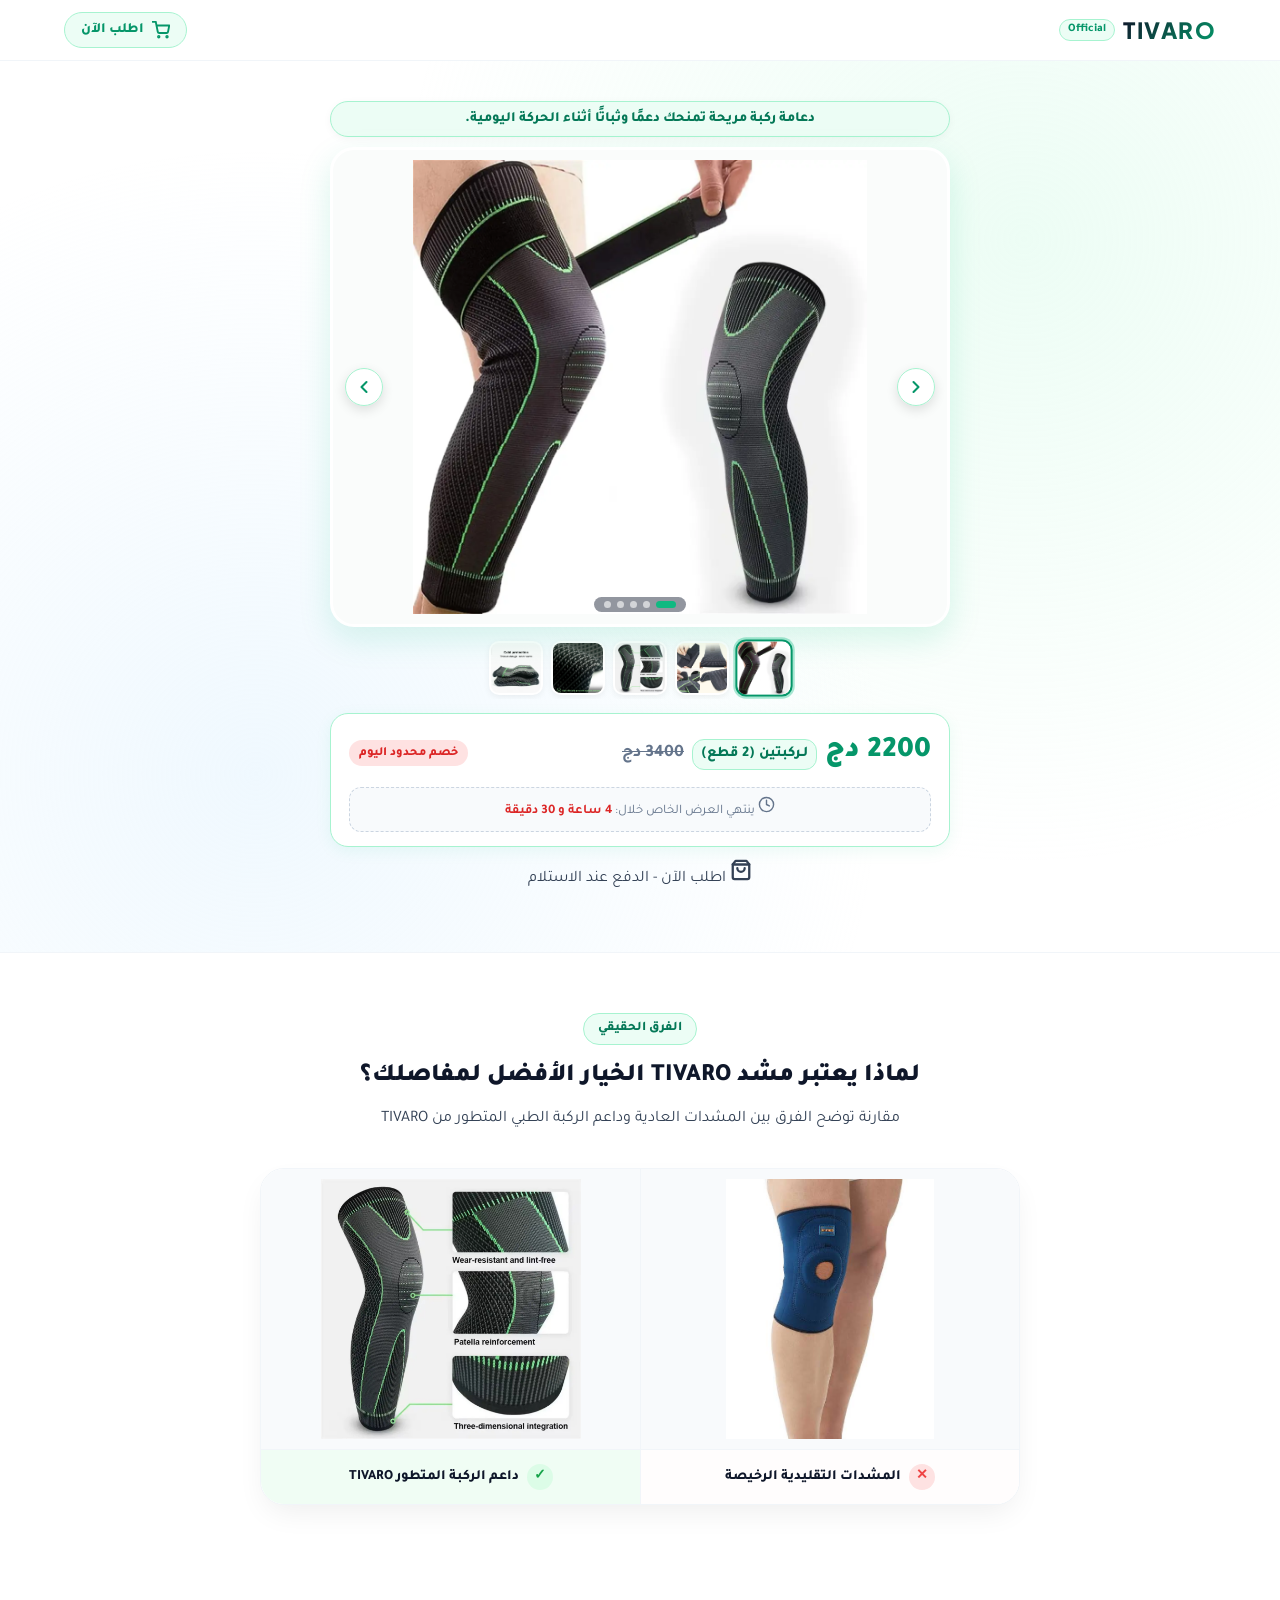
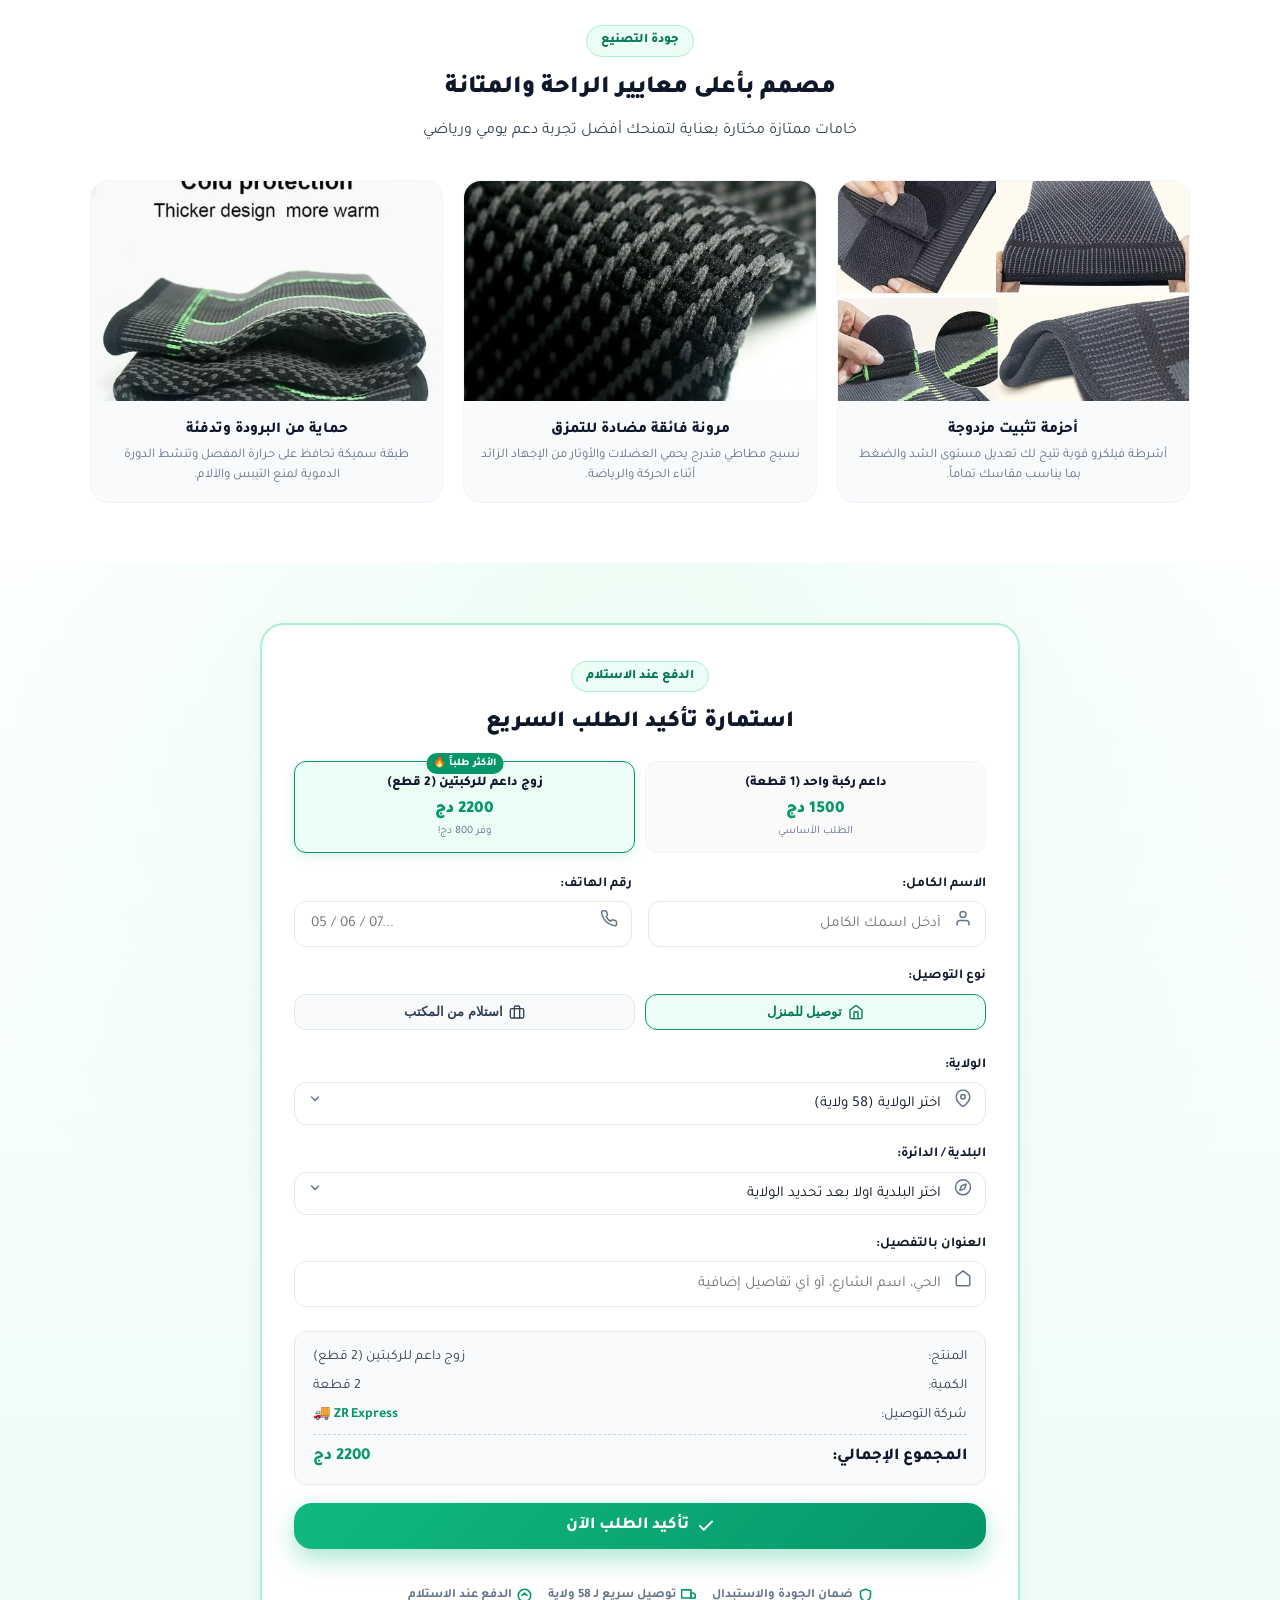
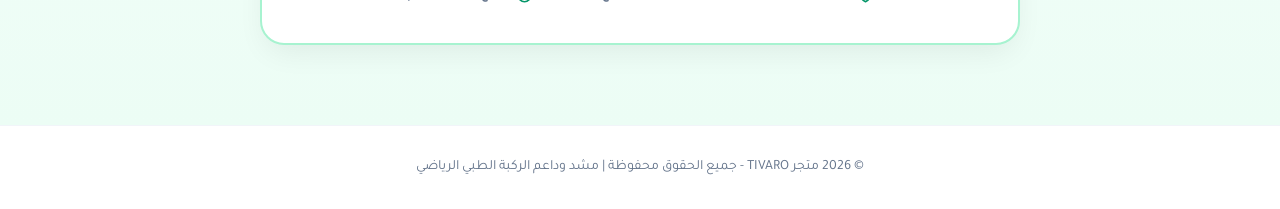
<file: knee/index.html>
<!DOCTYPE html>
<html lang="ar" dir="rtl">
<head>
  <meta charset="UTF-8">
  <meta name="viewport" content="width=device-width, initial-scale=1.0">
  <title>Knee Support | داعم ومشد الركبة الطبي TIVARO</title>
  <meta name="description" content="مشد وداعم الركبة المتطور بأحزمة ضغط قابلة للتعديل ونسيج ثلاثي الأبعاد 3D. لتثبيت صابونة الركبة، تخفيف آلام المفاصل والخشونة، وتوفير حماية كاملة أثناء المشي والرياضة.">
  
  <!-- Favicon / Meta -->
  <meta name="theme-color" content="#ECFDF5">
  
  <!-- CSS Stylesheet -->
  <link rel="stylesheet" href="knee.css?v=2.0">

  <!-- Meta Pixel Code -->
  <script>
  !function(f,b,e,v,n,t,s)
  {if(f.fbq)return;n=f.fbq=function(){n.callMethod?
  n.callMethod.apply(n,arguments):n.queue.push(arguments)};
  if(!f._fbq)f._fbq=n;n.push=n;n.loaded=!0;n.version='2.0';
  n.queue=[];t=b.createElement(e);t.async=!0;
  t.src=v;s=b.getElementsByTagName(e)[0];
  s.parentNode.insertBefore(t,s)}(window, document,'script',
  'https://connect.facebook.net/en_US/fbevents.js');
  fbq('init', '1402016121843760');
  fbq('track', 'PageView');
  </script>
  <noscript><img height="1" width="1" style="display:none"
  src="https://www.facebook.com/tr?id=1402016121843760&ev=PageView&noscript=1"
  /></noscript>
  <!-- End Meta Pixel Code -->
</head>
<body>

  <!-- الهيدر / شريط التنقل -->
  <header>
    <div class="logo-wrapper">
      <span class="brand-logo">TIVARO</span>
      <span class="brand-badge">Official</span>
    </div>
    
    <a href="#orderSection" class="nav-cta-btn">
      <svg width="18" height="18" viewBox="0 0 24 24" fill="none" stroke="currentColor" stroke-width="2.5" stroke-linecap="round" stroke-linejoin="round">
        <circle cx="9" cy="21" r="1"></circle>
        <circle cx="20" cy="21" r="1"></circle>
        <path d="M1 1h4l2.68 13.39a2 2 0 0 0 2 1.61h9.72a2 2 0 0 0 2-1.61L23 6H6"></path>
      </svg>
      <span>اطلب الآن</span>
    </a>
  </header>

  <!-- القسم الرئيسي (Hero Section) -->
  <section class="hero-section">
    <div class="hero-container">
      <!-- معرض صور وسلايدر المنتج -->
      <div class="hero-image-box">
        <h3 class="hero-image-tagline">دعامة ركبة مريحة تمنحك دعمًا وثباتًا أثناء الحركة اليومية.</h3>
        
        <div class="hero-slider-container">
          <div class="hero-slider-wrapper" id="heroSliderWrapper">
            <div class="hero-slide active">
              <img src="assets/knee/media_1787662614576.png" alt="مشد وداعم الركبة الطبي Tivaro">
            </div>
            <div class="hero-slide">
              <img src="assets/knee/media_1787662621408.jpg" alt="تفاصيل أحزمة التثبيت ونسيج 3D">
            </div>
            <div class="hero-slide">
              <img src="assets/knee/media_1787662626362.jpg" alt="حماية صابونة الركبة ومقاومة التآكل">
            </div>
            <div class="hero-slide">
              <img src="assets/knee/media_1787662630389.jpg" alt="مرونة عالية تحمي العضلات من التمزق">
            </div>
            <div class="hero-slide">
              <img src="assets/knee/media_1787662634475.png" alt="تدفئة علاجية وحماية المفصل من البرودة">
            </div>
          </div>
          
          <!-- أزرار التنقل -->
          <button type="button" class="slider-arrow slider-prev" id="sliderPrevBtn" aria-label="الصورة السابقة">
            <svg width="20" height="20" viewBox="0 0 24 24" fill="none" stroke="currentColor" stroke-width="2.5" stroke-linecap="round" stroke-linejoin="round">
              <polyline points="9 18 15 12 9 6"></polyline>
            </svg>
          </button>
          <button type="button" class="slider-arrow slider-next" id="sliderNextBtn" aria-label="الصورة التالية">
            <svg width="20" height="20" viewBox="0 0 24 24" fill="none" stroke="currentColor" stroke-width="2.5" stroke-linecap="round" stroke-linejoin="round">
              <polyline points="15 18 9 12 15 6"></polyline>
            </svg>
          </button>

          <!-- مؤشرات النقاط -->
          <div class="slider-dots" id="sliderDots">
            <span class="slider-dot active" data-index="0"></span>
            <span class="slider-dot" data-index="1"></span>
            <span class="slider-dot" data-index="2"></span>
            <span class="slider-dot" data-index="3"></span>
            <span class="slider-dot" data-index="4"></span>
          </div>
        </div>

        <!-- شريط المصغرات -->
        <div class="hero-thumbnails-row" id="heroThumbnails">
          <div class="thumb-item active" data-index="0">
            <img src="assets/knee/media_1787662614576.png" alt="صورة 1">
          </div>
          <div class="thumb-item" data-index="1">
            <img src="assets/knee/media_1787662621408.jpg" alt="صورة 2">
          </div>
          <div class="thumb-item" data-index="2">
            <img src="assets/knee/media_1787662626362.jpg" alt="صورة 3">
          </div>
          <div class="thumb-item" data-index="3">
            <img src="assets/knee/media_1787662630389.jpg" alt="صورة 4">
          </div>
          <div class="thumb-item" data-index="4">
            <img src="assets/knee/media_1787662634475.png" alt="صورة 5">
          </div>
        </div>

        <!-- بطاقة السعر الفوري المدمجة مع المؤقت (أسفل الشرائح مباشرة) -->
        <div class="hero-pricing-box">
          <div class="price-header-row">
            <div class="price-main">
              <span class="current-price">2200 دج</span>
              <span class="price-target-label">لـركبتين (2 قطع)</span>
              <span class="old-price">3400 دج</span>
            </div>
            <span class="discount-pill">خصم محدود اليوم</span>
          </div>

          <!-- عداد التوصيل السريع المدمج -->
          <div class="shipping-timer-bar">
            <svg width="17" height="17" viewBox="0 0 24 24" fill="none" stroke="currentColor" stroke-width="2" stroke-linecap="round" stroke-linejoin="round">
              <circle cx="12" cy="12" r="10"></circle>
              <polyline points="12 6 12 12 16 14"></polyline>
            </svg>
            <span>ينتهي العرض الخاص خلال: <strong id="countdownTimer">9 ساعات و 38 دقيقة</strong></span>
          </div>
        </div>

        <!-- زر الطلب المباشر -->
        <a href="#orderSection" class="btn-cta-blue">
          <svg width="22" height="22" viewBox="0 0 24 24" fill="none" stroke="currentColor" stroke-width="2.5" stroke-linecap="round" stroke-linejoin="round">
            <path d="M6 2L3 6v14a2 2 0 0 0 2 2h14a2 2 0 0 0 2-2V6l-3-4z"></path>
            <line x1="3" y1="6" x2="21" y2="6"></line>
            <path d="M16 10a4 4 0 0 1-8 0"></path>
          </svg>
          <span>اطلب الآن - الدفع عند الاستلام</span>
        </a>
      </div>
    </div>
  </section>

  <!-- قسم المقارنة المرئية (قبل وبعد) -->
  <section class="comparison-section">
    <div class="section-header">
      <span class="section-pill">الفرق الحقيقي</span>
      <h2 class="section-title">لماذا يعتبر مشد TIVARO الخيار الأفضل لمفاصلك؟</h2>
      <p class="section-desc">مقارنة توضح الفرق بين المشدات العادية وداعم الركبة الطبي المتطور من TIVARO</p>
    </div>

    <div class="comparison-wrapper">
      <div class="comparison-dual-images">
        <div class="comparison-side bad">
          <div class="side-img-box">
            <img src="assets/knee/traditional_knee.jpg" alt="المشدات التقليدية الرخيصة">
          </div>
          <div class="comparison-card bad">
            <div class="status-icon bad">✕</div>
            <div class="comparison-text">
              <h4>المشدات التقليدية الرخيصة</h4>
            </div>
          </div>
        </div>

        <div class="comparison-side good">
          <div class="side-img-box">
            <img src="assets/knee/media_1787662626362.jpg" alt="داعم الركبة المتطور TIVARO">
          </div>
          <div class="comparison-card good">
            <div class="status-icon good">✓</div>
            <div class="comparison-text">
              <h4>داعم الركبة المتطور TIVARO</h4>
            </div>
          </div>
        </div>
      </div>
    </div>
  </section>

  <!-- قسم معرض تفاصيل الجودة -->
  <section class="gallery-section">
    <div class="section-header">
      <span class="section-pill">جودة التصنيع</span>
      <h2 class="section-title">مصمم بأعلى معايير الراحة والمتانة</h2>
      <p class="section-desc">خامات ممتازة مختارة بعناية لتمنحك أفضل تجربة دعم يومي ورياضي</p>
    </div>

    <div class="gallery-grid">
      <div class="gallery-card">
        <img src="assets/knee/media_1787662621408.jpg" alt="أحزمة تثبيت مزدوجة ونسيج 3D تنفسي">
        <div class="gallery-card-info">
          <h4 class="gallery-card-title">أحزمة تثبيت مزدوجة</h4>
          <p class="gallery-card-desc">أشرطة فيلكرو قوية تتيح لك تعديل مستوى الشد والضغط بما يناسب مقاسك تماماً.</p>
        </div>
      </div>

      <div class="gallery-card">
        <img src="assets/knee/media_1787662630389.jpg" alt="مرونة عالية تمنع التمزق العضلي">
        <div class="gallery-card-info">
          <h4 class="gallery-card-title">مرونة فائقة مضادة للتمزق</h4>
          <p class="gallery-card-desc">نسيج مطاطي متدرج يحمي العضلات والأوتار من الإجهاد الزائد أثناء الحركة والرياضة.</p>
        </div>
      </div>

      <div class="gallery-card">
        <img src="assets/knee/media_1787662634475.png" alt="تدفئة علاجية وحماية من البرودة">
        <div class="gallery-card-info">
          <h4 class="gallery-card-title">حماية من البرودة وتدفئة</h4>
          <p class="gallery-card-desc">طبقة سميكة تحافظ على حرارة المفصل وتنشط الدورة الدموية لمنع التيبس والآلام.</p>
        </div>
      </div>
    </div>
  </section>

  <!-- قسم بطاقة الطلب السريع (Order Section) -->
  <section class="order-section" id="orderSection">
    <div class="order-card-container">
      <div class="order-card-header">
        <span class="section-pill">الدفع عند الاستلام</span>
        <h2>استمارة تأكيد الطلب السريع</h2>
      </div>

      <!-- اختيار العرض والكمية (عرض قطعة وقطعتين) -->
      <div class="packages-selector-grid">
        <div class="package-option-card" data-package="1">
          <span class="pkg-title">داعم ركبة واحد (1 قطعة)</span>
          <div class="pkg-price">1500 دج</div>
          <span class="pkg-sub">الطلب الأساسي</span>
        </div>

        <div class="package-option-card selected" data-package="2">
          <span class="package-badge-tag">الأكثر طلباً 🔥</span>
          <span class="pkg-title">زوج داعم للركبتين (2 قطع)</span>
          <div class="pkg-price">2200 دج</div>
          <span class="pkg-sub">وفر 800 دج!</span>
        </div>
      </div>

      <!-- نموذج الطلب -->
      <form class="checkout-form" id="mirrorOrderForm">
        <!-- الاسم ورقم الهاتف -->
        <div class="form-row">
          <div class="form-group">
            <label for="fullNameInput">الاسم الكامل:</label>
            <div class="input-with-icon">
              <span class="input-icon">
                <svg width="18" height="18" viewBox="0 0 24 24" fill="none" stroke="currentColor" stroke-width="2" stroke-linecap="round" stroke-linejoin="round">
                  <path d="M20 21v-2a4 4 0 0 0-4-4H8a4 4 0 0 0-4 4v2"></path>
                  <circle cx="12" cy="7" r="4"></circle>
                </svg>
              </span>
              <input type="text" id="fullNameInput" class="form-control" placeholder="أدخل اسمك الكامل" required>
            </div>
          </div>

          <div class="form-group">
            <label for="phoneInput">رقم الهاتف:</label>
            <div class="input-with-icon">
              <span class="input-icon">
                <svg width="18" height="18" viewBox="0 0 24 24" fill="none" stroke="currentColor" stroke-width="2" stroke-linecap="round" stroke-linejoin="round">
                  <path d="M22 16.92v3a2 2 0 0 1-2.18 2 19.79 19.79 0 0 1-8.63-3.07 19.5 19.5 0 0 1-6-6 19.79 19.79 0 0 1-3.07-8.67A2 2 0 0 1 4.11 2h3a2 2 0 0 1 2 1.72 12.84 12.84 0 0 0 .7 2.81 2 2 0 0 1-.45 2.11L8.09 9.91a16 16 0 0 0 6 6l1.27-1.27a2 2 0 0 1 2.11-.45 12.84 12.84 0 0 0 2.81.7A2 2 0 0 1 22 16.92z"></path>
                </svg>
              </span>
              <input type="tel" id="phoneInput" class="form-control" placeholder="05 / 06 / 07..." pattern="[0-9]*" inputmode="numeric" required>
            </div>
          </div>
        </div>

        <!-- خيار نوع التوصيل (منزل / مكتب) -->
        <div class="form-group">
          <label>نوع التوصيل:</label>
          <div class="delivery-tabs">
            <button type="button" class="delivery-tab-btn active" id="tabHome">
              <svg width="18" height="18" viewBox="0 0 24 24" fill="none" stroke="currentColor" stroke-width="2" stroke-linecap="round" stroke-linejoin="round">
                <path d="M3 9l9-7 9 7v11a2 2 0 0 1-2 2H5a2 2 0 0 1-2-2z"></path>
                <polyline points="9 22 9 12 15 12 15 22"></polyline>
              </svg>
              <span>توصيل للمنزل</span>
            </button>
            <button type="button" class="delivery-tab-btn" id="tabOffice">
              <svg width="18" height="18" viewBox="0 0 24 24" fill="none" stroke="currentColor" stroke-width="2" stroke-linecap="round" stroke-linejoin="round">
                <rect x="2" y="7" width="20" height="14" rx="2" ry="2"></rect>
                <path d="M16 21V5a2 2 0 0 0-2-2h-4a2 2 0 0 0-2 2v16"></path>
              </svg>
              <span>استلام من المكتب</span>
            </button>
          </div>
        </div>

        <!-- اختيار الولاية (58 ولاية) -->
        <div class="form-group">
          <label for="wilayaSelect">الولاية:</label>
          <div class="input-with-icon">
            <span class="input-icon">
              <svg width="18" height="18" viewBox="0 0 24 24" fill="none" stroke="currentColor" stroke-width="2" stroke-linecap="round" stroke-linejoin="round">
                <path d="M21 10c0 7-9 13-9 13s-9-6-9-13a9 9 0 0 1 18 0z"></path>
                <circle cx="12" cy="10" r="3"></circle>
              </svg>
            </span>
            <select id="wilayaSelect" class="form-control" required>
              <option value="" disabled selected>اختر الولاية (58 ولاية)</option>
            </select>
            <span class="select-arrow-icon">
              <svg width="14" height="14" viewBox="0 0 24 24" fill="none" stroke="currentColor" stroke-width="2.5" stroke-linecap="round" stroke-linejoin="round">
                <polyline points="6 9 12 15 18 9"></polyline>
              </svg>
            </span>
          </div>
        </div>

        <!-- اختيار البلدية (للتوصيل للمنزل) -->
        <div class="form-group" id="communeGroup">
          <label for="communeSelect">البلدية / الدائرة:</label>
          <div class="input-with-icon">
            <span class="input-icon">
              <svg width="18" height="18" viewBox="0 0 24 24" fill="none" stroke="currentColor" stroke-width="2" stroke-linecap="round" stroke-linejoin="round">
                <circle cx="12" cy="12" r="10"></circle>
                <polygon points="16.24 7.76 14.12 14.12 7.76 16.24 9.88 9.88 16.24 7.76"></polygon>
              </svg>
            </span>
            <select id="communeSelect" class="form-control" required>
              <option value="" disabled selected>اختر البلدية أولاً بعد تحديد الولاية</option>
            </select>
            <span class="select-arrow-icon">
              <svg width="14" height="14" viewBox="0 0 24 24" fill="none" stroke="currentColor" stroke-width="2.5" stroke-linecap="round" stroke-linejoin="round">
                <polyline points="6 9 12 15 18 9"></polyline>
              </svg>
            </span>
          </div>
        </div>

        <!-- اختيار مكتب الشحن (في حالة الاستلام من المكتب) -->
        <div class="form-group" id="officeGroup" style="display: none;">
          <label for="officeSelect">مكتب الشحن المتاح:</label>
          <div class="input-with-icon">
            <span class="input-icon">
              <svg width="18" height="18" viewBox="0 0 24 24" fill="none" stroke="currentColor" stroke-width="2" stroke-linecap="round" stroke-linejoin="round">
                <rect x="2" y="7" width="20" height="14" rx="2" ry="2"></rect>
                <path d="M16 21V5a2 2 0 0 0-2-2h-4a2 2 0 0 0-2 2v16"></path>
              </svg>
            </span>
            <select id="officeSelect" class="form-control">
              <option value="" disabled selected>اختر مكتب الشحن</option>
            </select>
            <span class="select-arrow-icon">
              <svg width="14" height="14" viewBox="0 0 24 24" fill="none" stroke="currentColor" stroke-width="2.5" stroke-linecap="round" stroke-linejoin="round">
                <polyline points="6 9 12 15 18 9"></polyline>
              </svg>
            </span>
          </div>
        </div>

        <!-- العنوان التفصيلي -->
        <div class="form-group" id="addressGroup">
          <label for="addressInput">العنوان بالتفصيل:</label>
          <div class="input-with-icon">
            <span class="input-icon">
              <svg width="18" height="18" viewBox="0 0 24 24" fill="none" stroke="currentColor" stroke-width="2" stroke-linecap="round" stroke-linejoin="round">
                <path d="M3 9l9-7 9 7v11a2 2 0 0 1-2 2H5a2 2 0 0 1-2-2z"></path>
              </svg>
            </span>
            <input type="text" id="addressInput" class="form-control" placeholder="الحي، اسم الشارع، أو أي تفاصيل إضافية" required>
          </div>
        </div>

        <!-- ملخص السعر المحدث -->
        <div class="order-summary-box">
          <div class="summary-row">
            <span>المنتج:</span>
            <span id="summaryPackageName">زوج داعم للركبتين (2 قطع)</span>
          </div>
          <div class="summary-row">
            <span>الكمية:</span>
            <span id="summaryQty">2 قطعة</span>
          </div>
          <div class="summary-row">
            <span>شركة التوصيل:</span>
            <span style="font-weight: 700; color: var(--green-deep);">ZR Express 🚚</span>
          </div>
          <div class="summary-row">
            <span>المجموع الإجمالي:</span>
            <span class="total-amount" id="summaryTotal">2200 دج</span>
          </div>
        </div>

        <!-- زر إرسال وتأكيد الطلب -->
        <button type="submit" class="btn-submit-order">
          <svg width="22" height="22" viewBox="0 0 24 24" fill="none" stroke="currentColor" stroke-width="2.5" stroke-linecap="round" stroke-linejoin="round">
            <polyline points="20 6 9 17 4 12"></polyline>
          </svg>
          <span>تأكيد الطلب الآن</span>
        </button>

        <!-- علامات الثقة والأمان -->
        <div class="trust-badges-row">
          <div class="trust-item">
            <svg width="15" height="15" viewBox="0 0 24 24" fill="none" stroke="currentColor" stroke-width="2.5" stroke-linecap="round" stroke-linejoin="round">
              <path d="M12 22s8-4 8-10V5l-8-3-8 3v7c0 6 8 10 8 10z"></path>
            </svg>
            <span>ضمان الجودة والاستبدال</span>
          </div>
          <div class="trust-item">
            <svg width="15" height="15" viewBox="0 0 24 24" fill="none" stroke="currentColor" stroke-width="2.5" stroke-linecap="round" stroke-linejoin="round">
              <rect x="1" y="3" width="15" height="13"></rect>
              <polygon points="16 8 20 8 23 11 23 16 16 16 16 8"></polygon>
            </svg>
            <span>توصيل سريع لـ 58 ولاية</span>
          </div>
          <div class="trust-item">
            <svg width="15" height="15" viewBox="0 0 24 24" fill="none" stroke="currentColor" stroke-width="2.5" stroke-linecap="round" stroke-linejoin="round">
              <circle cx="12" cy="12" r="10"></circle>
              <path d="M16 12l-4-4-4 4"></path>
            </svg>
            <span>الدفع عند الاستلام</span>
          </div>
        </div>
      </form>
    </div>
  </section>

  <!-- نافذة نجاح الطلب (Order Success Modal) -->
  <div class="modal-backdrop" id="orderSuccessModal">
    <div class="success-card">
      <div class="success-icon-wrap">
        <svg width="36" height="36" viewBox="0 0 24 24" fill="none" stroke="currentColor" stroke-width="3" stroke-linecap="round" stroke-linejoin="round">
          <polyline points="20 6 9 17 4 12"></polyline>
        </svg>
      </div>

      <h3 class="success-title">تم تسجيل طلبك بنجاح! 🎉</h3>
      <p class="success-desc">شكراً لثقتكم بمتجر TIVARO. سيتصل بك فريقنا هاتفياً في أقرب وقت لتأكيد العنوان وشحن طلبيتك.</p>

      <div class="receipt-box">
        <div class="receipt-item">
          <span>رقم الطلب:</span>
          <strong id="receiptOrderNum">TIV-KNE-123456</strong>
        </div>
        <div class="receipt-item">
          <span>العرض:</span>
          <span id="receiptPackage">زوج داعم للركبتين (2 قطع)</span>
        </div>
        <div class="receipt-item">
          <span>عنوان التوصيل:</span>
          <span id="receiptAddress">الجزائر</span>
        </div>
        <div class="receipt-item">
          <span>المبلغ المطلوب عند الاستلام:</span>
          <span id="receiptTotal" style="color: var(--green-deep); font-weight: 900;">2200 دج</span>
        </div>
      </div>

      <button class="btn-close-modal" id="closeSuccessModal">شكراً</button>
    </div>
  </div>

  <!-- الفوتر -->
  <footer>
    <p>© 2026 متجر TIVARO - جميع الحقوق محفوظة | مشد وداعم الركبة الطبي الرياضي</p>
  </footer>

  <!-- Script File -->
  <script src="knee.js?v=2.0"></script>
</body>
</html>
</file>
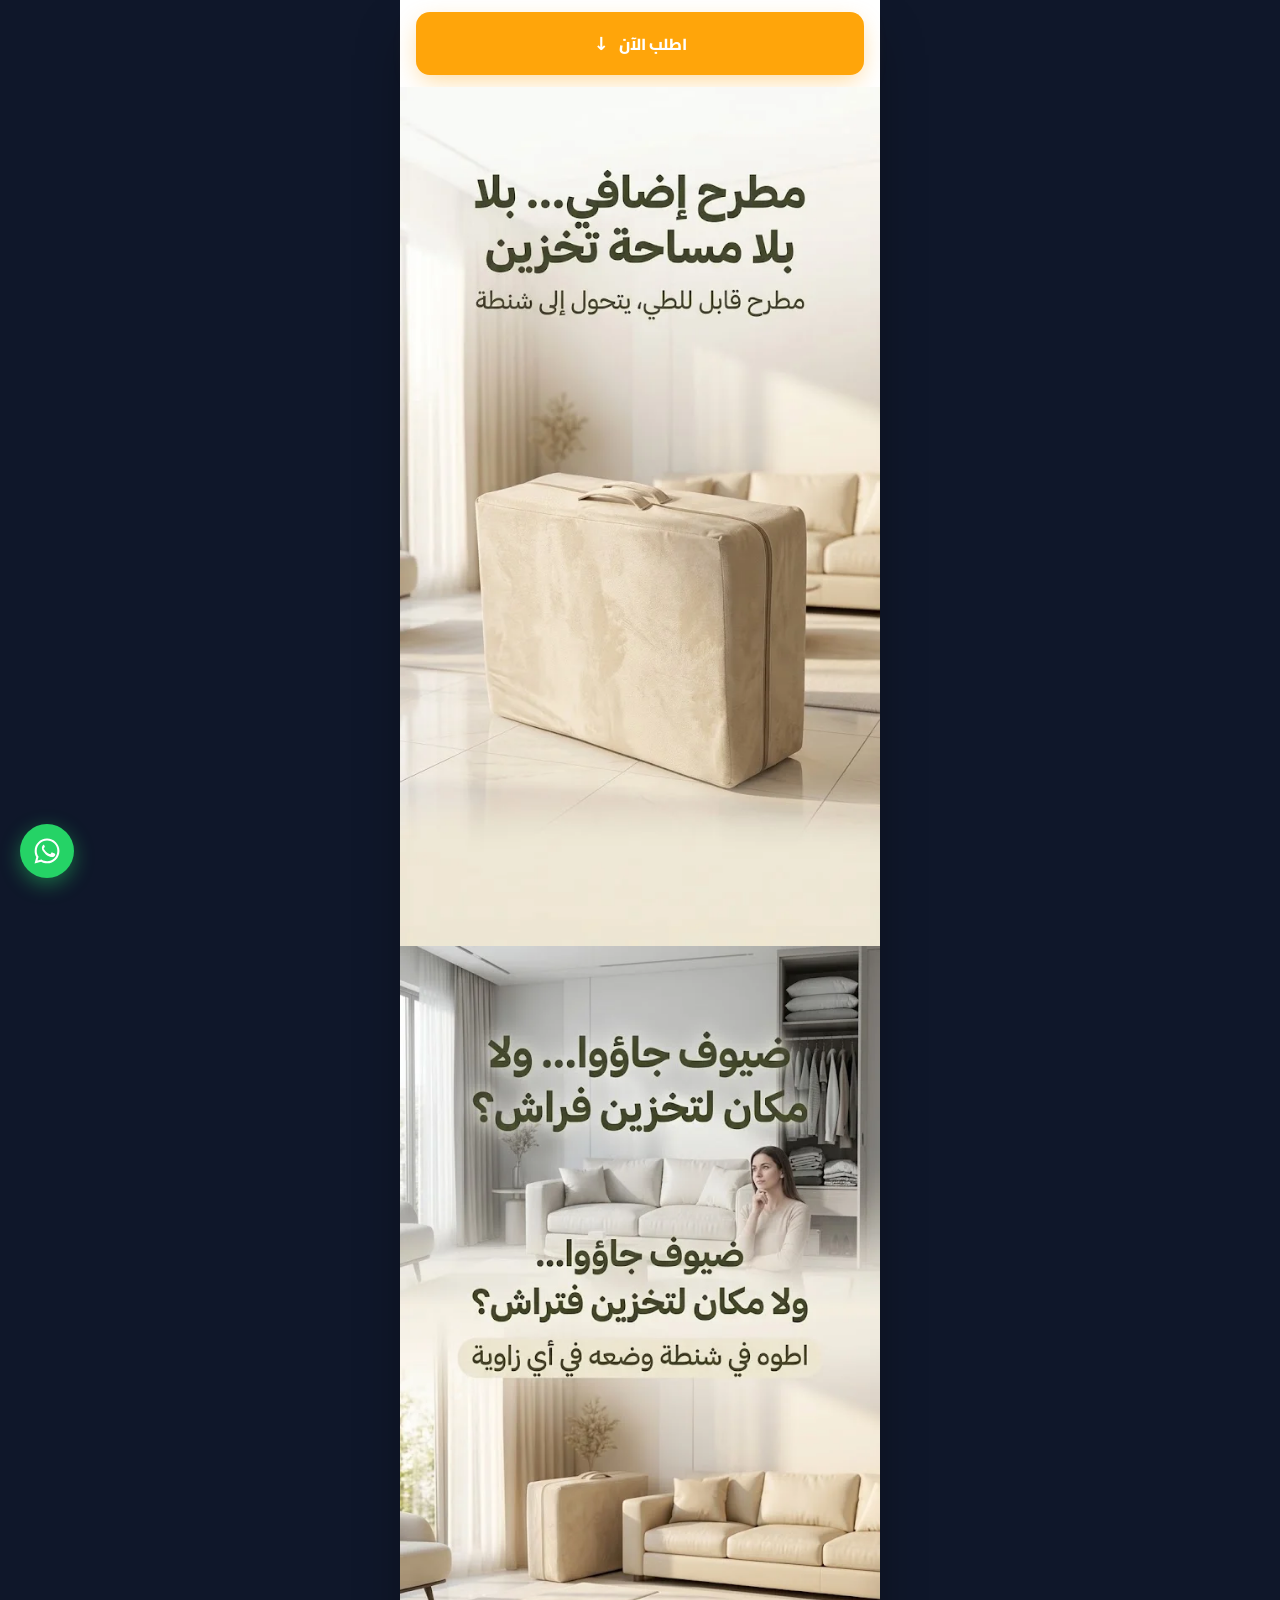
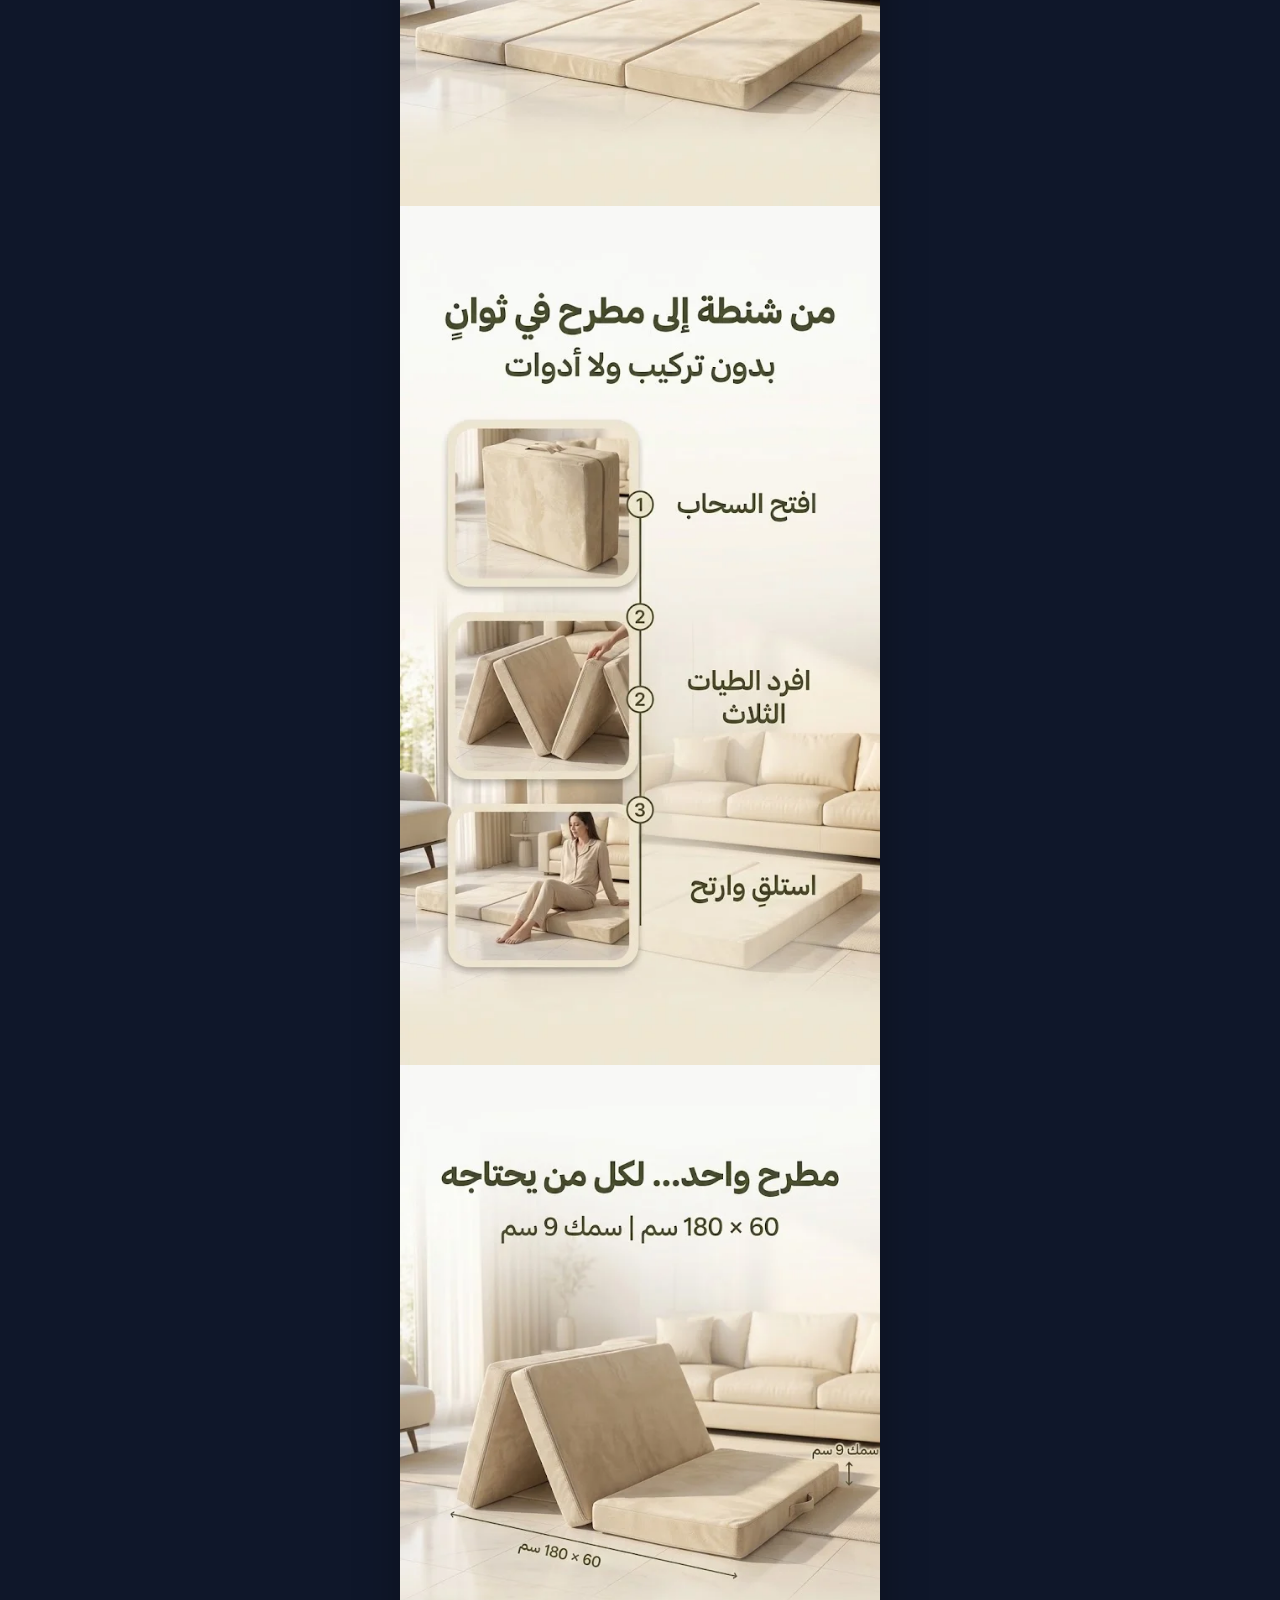
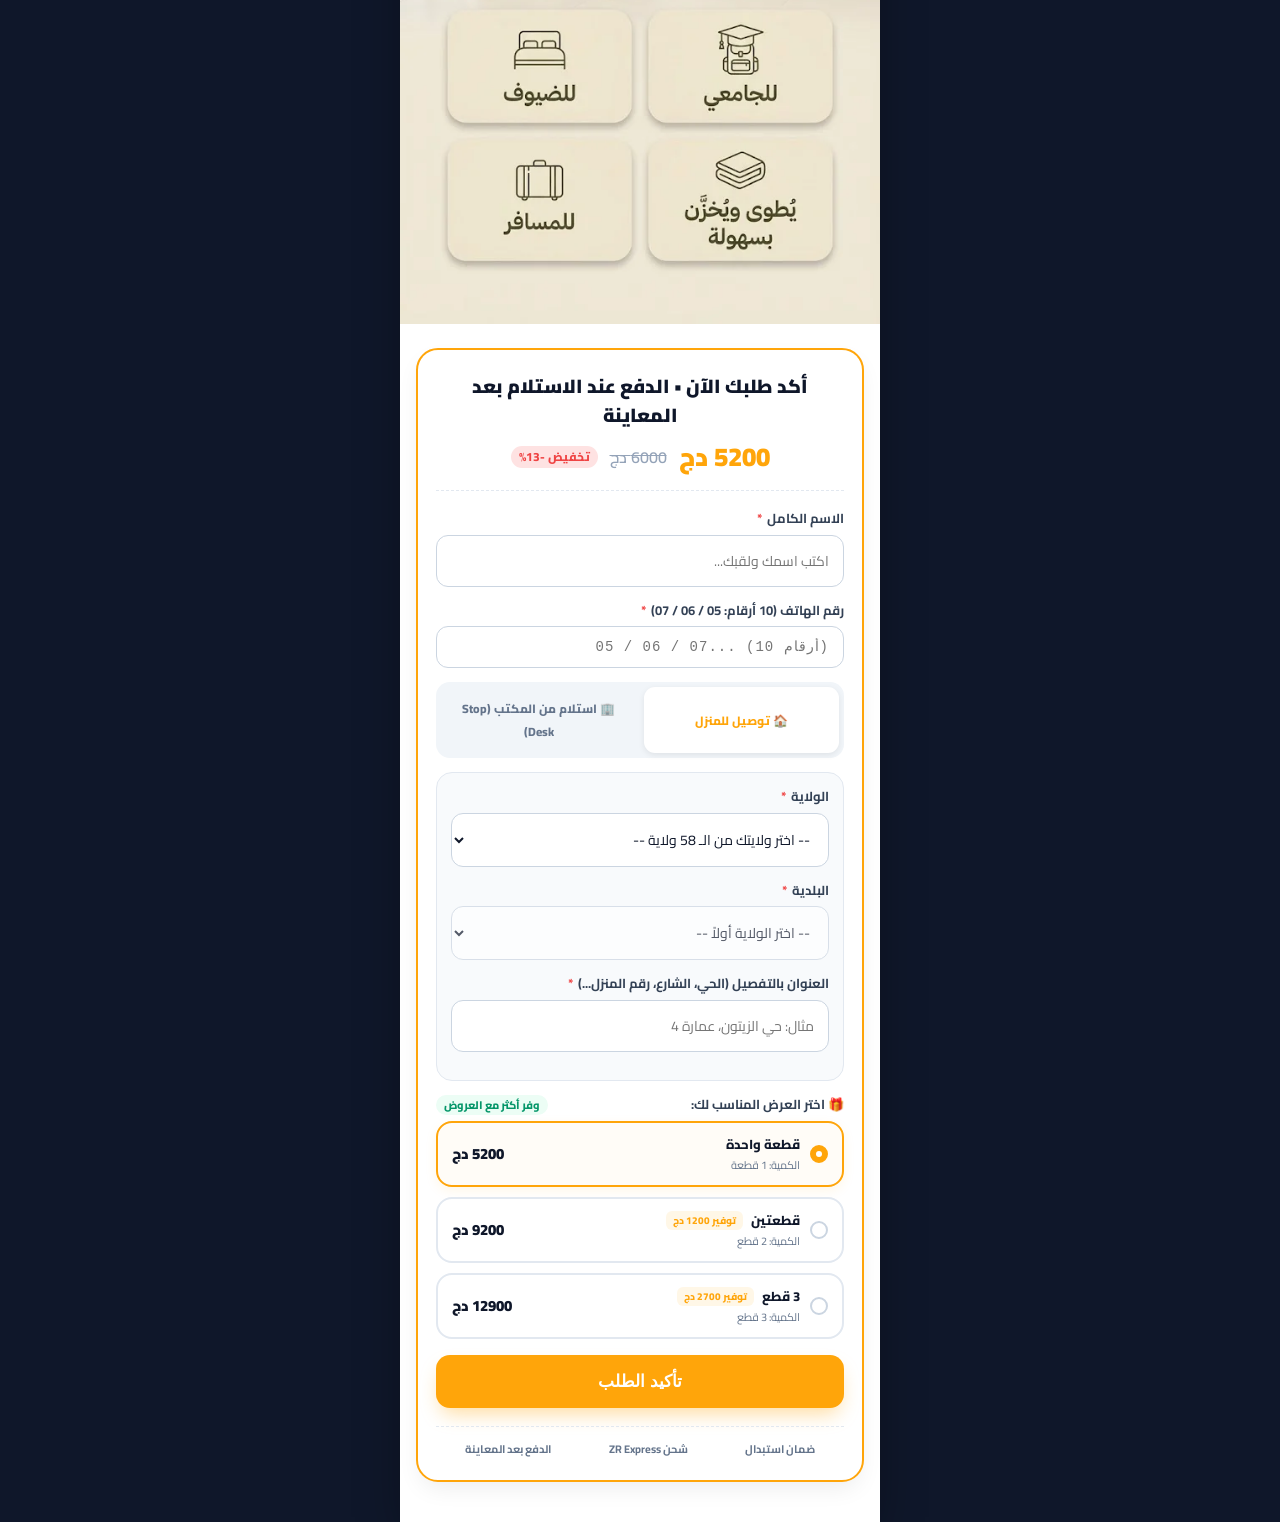
<file: matrah/index.html>
<!DOCTYPE html>
<html lang="ar" dir="rtl">
<head>
  <meta charset="UTF-8">
  <meta name="viewport" content="width=device-width, initial-scale=1.0, maximum-scale=1.0, user-scalable=no">
  <title>صفحة هبوط جديدة #5</title>
  <link rel="preconnect" href="https://fonts.googleapis.com">
  <link rel="preconnect" href="https://fonts.gstatic.com" crossorigin>
  <link href="https://fonts.googleapis.com/css2?family=Cairo:wght@400;600;700;800;900&display=swap" rel="stylesheet">

  <!-- Meta Pixel Code -->
  <script>
  !function(f,b,e,v,n,t,s)
  {if(f.fbq)return;n=f.fbq=function(){n.callMethod?
  n.callMethod.apply(n,arguments):n.queue.push(arguments)};
  if(!f._fbq)f._fbq=n;n.push=n;n.loaded=!0;n.version='2.0';
  n.queue=[];t=b.createElement(e);t.async=!0;
  t.src=v;s=b.getElementsByTagName(e)[0];
  s.parentNode.insertBefore(t,s)}(window, document,'script',
  'https://connect.facebook.net/en_US/fbevents.js');
  fbq('init', '932561906593620');
  fbq('track', 'PageView');
  </script>
  <noscript><img height="1" width="1" style="display:none"
  src="https://www.facebook.com/tr?id=932561906593620&ev=PageView&noscript=1"
  /></noscript>
  <!-- End Meta Pixel Code -->

  <style>
    * {
      box-sizing: border-box;
      margin: 0;
      padding: 0;
      -webkit-tap-highlight-color: transparent;
    }
    body {
      font-family: 'Cairo', system-ui, -apple-system, sans-serif;
      background-color: #0f172a;
      color: #1e293b;
      line-height: 1.5;
      display: flex;
      justify-content: center;
      min-height: 100vh;
    }
    .page-container {
      width: 100%;
      max-width: 480px;
      background-color: #ffffff;
      min-height: 100vh;
      box-shadow: 0 25px 50px -12px rgba(0, 0, 0, 0.4);
      display: flex;
      flex-direction: column;
    }
    .landing-image {
      width: 100%;
      display: block;
      margin: 0;
      padding: 0;
      border: 0;
      object-fit: cover;
    }
    .empty-images-placeholder {
      padding: 40px 20px;
      text-align: center;
      background: #f8fafc;
      color: #64748b;
      font-size: 14px;
      border-bottom: 1px dashed #cbd5e1;
    }

    /* Order Card Styling */
    .order-card-wrapper {
      padding: 24px 16px 40px 16px;
      background: #ffffff;
    }
    .order-card {
      background: #ffffff;
      border: 2.5px solid #ffa50a;
      border-radius: 22px;
      padding: 22px 18px;
      box-shadow: 0 10px 25px -5px rgba(0, 0, 0, 0.08);
    }
    .order-card-header {
      text-align: center;
      margin-bottom: 18px;
      border-bottom: 1px dashed #e2e8f0;
      padding-bottom: 14px;
    }
    .order-card-title {
      font-size: 19px;
      font-weight: 900;
      color: #0f172a;
      margin-bottom: 6px;
    }
    .price-badge-row {
      display: flex;
      align-items: center;
      justify-content: center;
      gap: 12px;
      margin-top: 8px;
    }
    .price-sale {
      font-size: 26px;
      font-weight: 900;
      color: #ffa50a;
    }
    .price-old {
      font-size: 16px;
      font-weight: 600;
      color: #94a3b8;
      text-decoration: line-through;
    }
    .discount-tag {
      background: #fee2e2;
      color: #ef4444;
      font-size: 12px;
      font-weight: 800;
      padding: 2px 8px;
      border-radius: 9999px;
    }

    /* Delivery Switcher */
    .delivery-tabs {
      display: grid;
      grid-template-columns: 1fr 1fr;
      gap: 8px;
      background: #f1f5f9;
      padding: 5px;
      border-radius: 14px;
      margin-bottom: 14px;
    }
    .delivery-tab-btn {
      padding: 10px;
      border-radius: 11px;
      border: none;
      font-family: inherit;
      font-size: 12px;
      font-weight: 800;
      color: #64748b;
      background: transparent;
      cursor: pointer;
      display: flex;
      align-items: center;
      justify-content: center;
      gap: 6px;
      transition: all 0.2s;
    }
    .delivery-tab-btn.active {
      background: #ffffff;
      color: #ffa50a;
      box-shadow: 0 2px 6px rgba(0, 0, 0, 0.08);
    }

    .delivery-box {
      background: #f8fafc;
      border: 1.5px solid #e2e8f0;
      border-radius: 16px;
      padding: 14px;
      margin-bottom: 14px;
    }

    /* Form Fields */
    .form-group {
      margin-bottom: 14px;
      text-align: right;
    }
    .form-label {
      display: block;
      font-size: 13px;
      font-weight: 700;
      color: #334155;
      margin-bottom: 6px;
    }
    .form-label .req {
      color: #ef4444;
      margin-right: 2px;
    }
    .form-input, .form-select, .form-textarea {
      width: 100%;
      padding: 12px 14px;
      font-size: 14px;
      font-family: inherit;
      color: #0f172a;
      background-color: #ffffff;
      border: 1.5px solid #cbd5e1;
      border-radius: 12px;
      outline: none;
      transition: border-color 0.2s, box-shadow 0.2s;
    }
    .form-input:focus, .form-select:focus, .form-textarea:focus {
      border-color: #ffa50a;
      box-shadow: 0 0 0 3px #ffa50a22;
    }
    .form-error {
      color: #ef4444;
      font-size: 11px;
      margin-top: 4px;
      display: none;
      font-weight: 600;
    }

    .hub-notice {
      background: #fffbeb;
      border: 1px solid #fde68a;
      color: #92400e;
      padding: 10px;
      border-radius: 12px;
      font-size: 12px;
      display: flex;
      align-items: center;
      justify-content: space-between;
      margin-top: 8px;
    }
    .hub-notice-link {
      color: #ffa50a;
      font-weight: 800;
      text-decoration: underline;
      cursor: pointer;
    }

    /* Quantity Options Box */
    .quantity-boxes {
      display: grid;
      grid-template-columns: 1fr 1fr;
      gap: 10px;
      margin-top: 4px;
    }
    .qty-card {
      border: 1.5px solid #cbd5e1;
      border-radius: 12px;
      padding: 10px;
      display: flex;
      align-items: center;
      gap: 8px;
      cursor: pointer;
      background: #ffffff;
      transition: all 0.2s;
    }
    .qty-card.active {
      border-color: #ffa50a;
      background: #ffa50a10;
    }
    .qty-card input[type="radio"] {
      accent-color: #ffa50a;
    }
    .qty-card-text {
      font-size: 12px;
      font-weight: 700;
      color: #0f172a;
    }
    .qty-card-sub {
      font-size: 10px;
      color: #64748b;
      display: block;
    }

    /* Offers List Styling */
    .offers-group {
      margin-bottom: 16px;
      text-align: right;
    }
    .offers-list {
      display: flex;
      flex-direction: column;
      gap: 10px;
      margin-top: 6px;
    }
    .offer-option-card {
      border: 2px solid #e2e8f0;
      border-radius: 16px;
      padding: 12px 14px;
      display: flex;
      align-items: center;
      justify-content: space-between;
      cursor: pointer;
      background: #ffffff;
      transition: all 0.2s;
    }
    .offer-option-card:hover {
      border-color: #cbd5e1;
    }
    .offer-option-card.active {
      border-color: #ffa50a;
      background: #ffa50a08;
      box-shadow: 0 4px 12px #ffa50a18;
    }
    .offer-radio-custom {
      width: 18px;
      height: 18px;
      border-radius: 50%;
      border: 2px solid #cbd5e1;
      display: flex;
      align-items: center;
      justify-content: center;
      flex-shrink: 0;
      margin-left: 10px;
      transition: all 0.2s;
    }
    .offer-option-card.active .offer-radio-custom {
      border-color: #ffa50a;
      background: #ffa50a;
    }
    .offer-radio-dot {
      width: 6px;
      height: 6px;
      border-radius: 50%;
      background: #ffffff;
      display: none;
    }
    .offer-option-card.active .offer-radio-dot {
      display: block;
    }
    .offer-meta {
      flex: 1;
      text-align: right;
    }
    .offer-title-row {
      display: flex;
      align-items: center;
      gap: 8px;
    }
    .offer-title-text {
      font-size: 13px;
      font-weight: 800;
      color: #0f172a;
    }
    .offer-badge-tag {
      font-size: 10px;
      font-weight: 800;
      padding: 2px 7px;
      border-radius: 6px;
      background: #ffa50a18;
      color: #ffa50a;
    }
    .offer-qty-hint {
      font-size: 11px;
      color: #64748b;
      margin-top: 2px;
    }
    .offer-price-val {
      font-size: 15px;
      font-weight: 900;
      color: #0f172a;
      white-space: nowrap;
    }

    /* Variants Styling */
    .variants-container {
      margin-bottom: 16px;
      display: flex;
      flex-direction: column;
      gap: 12px;
      text-align: right;
    }
    .variant-pills-row {
      display: flex;
      flex-wrap: wrap;
      gap: 8px;
      margin-top: 6px;
    }
    .variant-pill-btn {
      padding: 7px 16px;
      border-radius: 12px;
      border: 1.5px solid #cbd5e1;
      background: #f8fafc;
      color: #334155;
      font-size: 12px;
      font-weight: 700;
      font-family: inherit;
      cursor: pointer;
      transition: all 0.2s;
    }
    .variant-pill-btn:hover {
      background: #f1f5f9;
    }
    .variant-pill-btn.active {
      border-color: #ffa50a;
      background: #ffa50a;
      color: #ffffff;
      box-shadow: 0 2px 8px #ffa50a33;
    }

    /* CTA Button */
    .btn-submit {
      width: 100%;
      padding: 16px;
      background-color: #ffa50a;
      color: #ffffff;
      border: none;
      border-radius: 14px;
      font-size: 17px;
      font-weight: 900;
      cursor: pointer;
      box-shadow: 0 10px 20px -5px #ffa50a66;
      transition: transform 0.15s, filter 0.2s, opacity 0.2s;
      margin-top: 8px;
      display: flex;
      align-items: center;
      justify-content: center;
      gap: 8px;
    }
    .btn-submit:active {
      transform: scale(0.98);
      filter: brightness(0.95);
    }
    .btn-submit:disabled {
      opacity: 0.75;
      cursor: not-allowed;
      transform: none !important;
      filter: grayscale(0.2);
    }
    .btn-spinner {
      display: inline-block;
      width: 18px;
      height: 18px;
      border: 2.5px solid rgba(255, 255, 255, 0.35);
      border-radius: 50%;
      border-top-color: #ffffff;
      animation: btn-spin 0.7s linear infinite;
    }
    @keyframes btn-spin {
      to { transform: rotate(360deg); }
    }

    .trust-badges {
      display: flex;
      justify-content: space-around;
      margin-top: 18px;
      padding-top: 14px;
      border-top: 1px dashed #e2e8f0;
      text-align: center;
      font-size: 11px;
      font-weight: 700;
      color: #64748b;
    }

    /* Modal Confirmation */
    .success-modal {
      position: fixed;
      inset: 0;
      background: rgba(15, 23, 42, 0.7);
      backdrop-filter: blur(4px);
      display: none;
      align-items: center;
      justify-content: center;
      padding: 20px;
      z-index: 9999;
    }
    .success-modal.show {
      display: flex;
    }
    .modal-box {
      background: #ffffff;
      border-radius: 24px;
      padding: 28px 20px;
      max-width: 360px;
      width: 100%;
      text-align: center;
      animation: popIn 0.3s cubic-bezier(0.16, 1, 0.3, 1);
    }
    @keyframes popIn {
      0% { transform: scale(0.9); opacity: 0; }
      100% { transform: scale(1); opacity: 1; }
    }
    .modal-icon {
      width: 64px;
      height: 64px;
      border-radius: 50%;
      background: #dcfce7;
      color: #16a34a;
      display: flex;
      align-items: center;
      justify-content: center;
      margin: 0 auto 16px auto;
      font-size: 32px;
    }
    .modal-title {
      font-size: 20px;
      font-weight: 800;
      color: #0f172a;
      margin-bottom: 8px;
    }
    .modal-desc {
      font-size: 13px;
      color: #64748b;
      margin-bottom: 20px;
      line-height: 1.6;
    }
    .modal-btn {
      width: 100%;
      padding: 13px;
      background: #ffa50a;
      color: #ffffff;
      border: none;
      border-radius: 12px;
      font-weight: 800;
      cursor: pointer;
    }
    /* Dynamic CTA Button Styling */
    .dynamic-cta-btn {
      display: flex;
      align-items: center;
      justify-content: center;
      gap: 10px;
      width: 100%;
      padding: 15px 22px;
      background-color: #ffa50a;
      color: #ffffff;
      font-family: inherit;
      font-size: 16px;
      font-weight: 800;
      border: none;
      border-radius: 14px;
      cursor: pointer;
      box-shadow: 0 8px 25px -4px #ffa50a70;
      transition: all 0.2s cubic-bezier(0.16, 1, 0.3, 1);
      text-decoration: none;
      box-sizing: border-box;
    }
    .dynamic-cta-btn:hover {
      filter: brightness(1.08);
    }
    .dynamic-cta-btn:active {
      transform: scale(0.97);
    }
    .dynamic-cta-pulse {
      animation: ctaPulse 2s infinite;
    }
    @keyframes ctaPulse {
      0% {
        box-shadow: 0 0 0 0 #ffa50a80;
      }
      70% {
        box-shadow: 0 0 0 14px #ffa50a00;
      }
      100% {
        box-shadow: 0 0 0 0 #ffa50a00;
      }
    }
    .dynamic-cta-sticky-bottom {
      position: fixed;
      bottom: 0;
      left: 50%;
      transform: translateX(-50%);
      width: 100%;
      max-width: 480px;
      padding: 12px 16px;
      background: linear-gradient(to top, rgba(255, 255, 255, 0.98), rgba(255, 255, 255, 0.9) 75%, rgba(255, 255, 255, 0));
      backdrop-filter: blur(8px);
      z-index: 100;
      box-sizing: border-box;
    }
    .dynamic-cta-sticky-top {
      position: sticky;
      top: 0;
      width: 100%;
      padding: 10px 16px;
      background: rgba(255, 255, 255, 0.96);
      backdrop-filter: blur(8px);
      border-bottom: 1px solid #f1f5f9;
      z-index: 99;
      box-sizing: border-box;
    }
    .dynamic-cta-inline-wrapper {
      padding: 12px 16px;
      background: #ffffff;
      box-sizing: border-box;
    }
    .order-card.order-card-highlight {
      animation: cardHighlightPulse 1.2s ease-out;
    }
    @keyframes cardHighlightPulse {
      0% { transform: scale(1); box-shadow: 0 0 0 0 #ffa50a; }
      30% { transform: scale(1.02); box-shadow: 0 0 0 8px #ffa50a55; }
      100% { transform: scale(1); box-shadow: 0 10px 25px -5px rgba(0, 0, 0, 0.08); }
    }
    /* Floating WhatsApp Button */
    .whatsapp-floating-btn {
      position: fixed;
      left: 20px;
      bottom: 22px;
      width: 54px;
      height: 54px;
      border-radius: 50%;
      background-color: #25D366;
      color: #ffffff;
      display: flex;
      align-items: center;
      justify-content: center;
      box-shadow: 0 6px 20px rgba(37, 211, 102, 0.45);
      z-index: 105;
      text-decoration: none;
      transition: transform 0.25s cubic-bezier(0.16, 1, 0.3, 1), box-shadow 0.25s ease;
      cursor: pointer;
      -webkit-tap-highlight-color: transparent;
    }
    .whatsapp-floating-btn:hover {
      transform: scale(1.1);
      box-shadow: 0 8px 26px rgba(37, 211, 102, 0.6);
    }
    .whatsapp-floating-btn:active {
      transform: scale(0.94);
    }
    .whatsapp-floating-btn svg {
      width: 30px;
      height: 30px;
      fill: #ffffff;
    }
    .whatsapp-pulse {
      animation: waPulse 2s infinite;
    }
    @keyframes waPulse {
      0% {
        box-shadow: 0 0 0 0 rgba(37, 211, 102, 0.7);
      }
      70% {
        box-shadow: 0 0 0 16px rgba(37, 211, 102, 0);
      }
      100% {
        box-shadow: 0 0 0 0 rgba(37, 211, 102, 0);
      }
    }
  </style>
</head>
<body>
  <div class="page-container">
    

    
    <div class="dynamic-cta-inline-wrapper">
      <button type="button" onclick="scrollToOrderSection()" class="dynamic-cta-btn dynamic-cta-pulse">
        <span>اطلب الآن</span>
        <span style="font-size:18px;">↓</span>
      </button>
    </div>

    <!-- Ordered Landing Images -->
    <div class="images-wrapper">
      
        <img class="landing-image" src="images/image_1.webp" alt="صفحة هبوط جديدة #5" loading="lazy">
        
      
        <img class="landing-image" src="images/image_2.webp" alt="صفحة هبوط جديدة #5" loading="lazy">
        
      
        <img class="landing-image" src="images/image_3.webp" alt="صفحة هبوط جديدة #5" loading="lazy">
        
      
        <img class="landing-image" src="images/image_4.webp" alt="صفحة هبوط جديدة #5" loading="lazy">
        
      
    </div>

    <!-- COD Order Card -->
    <div class="order-card-wrapper" id="order-section">
      <div class="order-card">
        <div class="order-card-header">
          <h2 class="order-card-title">أكد طلبك الآن • الدفع عند الاستلام بعد المعاينة</h2>
          <div class="price-badge-row">
            <span class="price-sale" id="displayPrice">5200 دج</span>
            <span class="price-old" id="displayOldPrice">6000 دج</span>
            <span class="discount-tag" id="discountTag">تخفيض -13%</span>
          </div>
        </div>

        <form id="orderForm" onsubmit="handleOrderSubmit(event)" onfocusin="trackInitiateCheckout()">
          <!-- Name Field -->
          <div class="form-group">
            <label class="form-label">الاسم الكامل <span class="req">*</span></label>
            <input type="text" name="customer_name" required placeholder="اكتب اسمك ولقبك..." class="form-input">
          </div>

          <!-- Phone Field -->
          <div class="form-group">
            <label class="form-label">رقم الهاتف (10 أرقام: 05 / 06 / 07) <span class="req">*</span></label>
            <input type="tel" name="phone" id="field_tel" required maxlength="10" placeholder="05 / 06 / 07... (10 أرقام)" pattern="^0[5-7][0-9]{8}$" class="form-input" dir="ltr" style="text-align: right; font-family: monospace; letter-spacing: 1px;">
            <div class="form-error" id="phone_error"></div>
          </div>

          
          <!-- ZR Express Delivery Options -->
          <div class="delivery-tabs">
            <button type="button" class="delivery-tab-btn active" id="tabHomeBtn" onclick="switchDeliveryMode('home')">
              🏠 توصيل للمنزل
            </button>
            <button type="button" class="delivery-tab-btn" id="tabDeskBtn" onclick="switchDeliveryMode('desk')">
              🏢 استلام من المكتب (Stop Desk)
            </button>
          </div>
          <input type="hidden" name="delivery_type" id="deliveryTypeInput" value="home">

          <!-- Home Delivery Container -->
          <div class="delivery-box" id="homeDeliveryBox">
            <div class="form-group">
              <label class="form-label">الولاية <span class="req">*</span></label>
              <select name="home_wilaya" id="homeWilayaSelect" required class="form-select" onchange="onHomeWilayaChange(this.value)">
                <option value="">-- اختر ولايتك من الـ 58 ولاية --</option>
              </select>
            </div>

            <div class="form-group">
              <label class="form-label">البلدية <span class="req">*</span></label>
              <select name="home_commune" id="homeCommuneSelect" required disabled class="form-select">
                <option value="">-- اختر الولاية أولاً --</option>
              </select>
            </div>

            <div class="form-group">
              <label class="form-label">العنوان بالتفصيل (الحي، الشارع، رقم المنزل...) <span class="req">*</span></label>
              <input type="text" name="home_address" id="homeAddressInput" required placeholder="مثال: حي الزيتون، عمارة 4" class="form-input">
            </div>
          </div>

          <!-- Desk Delivery Container -->
          <div class="delivery-box" id="deskDeliveryBox" style="display: none;">
            <div class="form-group">
              <label class="form-label">الولاية <span class="req">*</span></label>
              <select name="desk_wilaya" id="deskWilayaSelect" class="form-select" onchange="onDeskWilayaChange(this.value)">
                <option value="">-- اختر الولاية للبحث عن المكاتب --</option>
              </select>
            </div>

            <div class="form-group">
              <label class="form-label">مكتب الاستلام (ZR Express Hub) <span class="req">*</span></label>
              <select name="desk_hub" id="deskHubSelect" disabled class="form-select">
                <option value="">-- اختر الولاية أولاً --</option>
              </select>
              <div id="deskNoHubNotice" class="hub-notice" style="display: none;">
                <span>لا يتوفر مكتب في هذه الولاية.</span>
                <span class="hub-notice-link" onclick="switchDeliveryMode('home')">اختر التوصيل للمنزل 🏠</span>
              </div>
            </div>
          </div>
          

          <!-- Product Offers (Dynamic or Fallback) -->
          
          <div class="offers-group">
            <label class="form-label" style="display: flex; justify-content: space-between; align-items: center;">
              <span>🎁 اختر العرض المناسب لك:</span>
              <span style="font-size: 11px; color: #059669; font-weight: 800; background: #ecfdf5; padding: 2px 8px; border-radius: 9999px;">وفر أكثر مع العروض</span>
            </label>
            <div class="offers-list">
              
                <div class="offer-option-card active" onclick="selectOffer('off_1', 5200, 1, 'قطعة واحدة')">
                  <div style="display: flex; align-items: center;">
                    <div class="offer-radio-custom">
                      <div class="offer-radio-dot"></div>
                    </div>
                    <div class="offer-meta">
                      <div class="offer-title-row">
                        <span class="offer-title-text">قطعة واحدة</span>
                        
                      </div>
                      <div class="offer-qty-hint">الكمية: 1 قطعة</div>
                    </div>
                  </div>
                  <div class="offer-price-val">5200 دج</div>
                </div>
                
                <div class="offer-option-card " onclick="selectOffer('off_2', 9200, 2, 'قطعتين')">
                  <div style="display: flex; align-items: center;">
                    <div class="offer-radio-custom">
                      <div class="offer-radio-dot"></div>
                    </div>
                    <div class="offer-meta">
                      <div class="offer-title-row">
                        <span class="offer-title-text">قطعتين</span>
                        <span class="offer-badge-tag">توفير 1200 دج</span>
                      </div>
                      <div class="offer-qty-hint">الكمية: 2 قطع</div>
                    </div>
                  </div>
                  <div class="offer-price-val">9200 دج</div>
                </div>
                
                <div class="offer-option-card " onclick="selectOffer('off_3', 12900, 3, '3 قطع')">
                  <div style="display: flex; align-items: center;">
                    <div class="offer-radio-custom">
                      <div class="offer-radio-dot"></div>
                    </div>
                    <div class="offer-meta">
                      <div class="offer-title-row">
                        <span class="offer-title-text">3 قطع</span>
                        <span class="offer-badge-tag">توفير 2700 دج </span>
                      </div>
                      <div class="offer-qty-hint">الكمية: 3 قطع</div>
                    </div>
                  </div>
                  <div class="offer-price-val">12900 دج</div>
                </div>
                
            </div>
            <input type="hidden" name="offer_id" id="selectedOfferId" value="off_1">
            <input type="hidden" name="offer_title" id="selectedOfferTitle" value="قطعة واحدة">
            <input type="hidden" name="quantity" id="field_number_qty" value="1">
          </div>
          

          <!-- Product Variants (Size, Color, etc.) -->
          

          <button type="submit" class="btn-submit" id="submitBtn">
            <span>تأكيد الطلب</span>
          </button>
        </form>

        <div class="trust-badges">
          <div>ضمان استبدال</div>
          <div>شحن ZR Express</div>
          <div>الدفع بعد المعاينة</div>
        </div>
      </div>
    </div>
  </div>

  

  
  <!-- Floating WhatsApp Button -->
  <a href="https://wa.me/213779804979?text=%D9%85%D8%B1%D8%AD%D8%A8%D8%A7%D9%8B%D8%8C%20%D8%A3%D9%88%D8%AF%20%D8%A7%D9%84%D8%A7%D8%B3%D8%AA%D9%81%D8%B3%D8%A7%D8%B1%20%D8%A8%D8%AE%D8%B5%D9%88%D8%B5%20%D9%85%D8%B7%D8%B1%D8%AD%20%D8%A7%D9%84%D9%82%D8%A7%D8%A8%D9%84%20%D9%84%D8%B7%D9%8A" target="_blank" rel="noopener noreferrer" class="whatsapp-floating-btn whatsapp-pulse" title="تواصل معنا عبر واتساب" aria-label="WhatsApp">
    <svg viewBox="0 0 24 24">
      <path d="M12.04 2C6.58 2 2.13 6.45 2.13 11.91C2.13 13.66 2.59 15.36 3.45 16.86L2.05 22L7.3 20.62C8.75 21.41 10.38 21.83 12.04 21.83C17.5 21.83 21.95 17.38 21.95 11.92C21.95 9.27 20.92 6.78 19.05 4.91C17.18 3.04 14.69 2 12.04 2M12.05 3.67C14.25 3.67 16.31 4.53 17.87 6.09C19.42 7.65 20.28 9.72 20.28 11.92C20.28 16.46 16.58 20.15 12.04 20.15C10.56 20.15 9.11 19.76 7.85 19L7.55 18.83L4.43 19.65L5.26 16.61L5.06 16.29C4.24 15 3.8 13.47 3.8 11.91C3.81 7.37 7.5 3.67 12.05 3.67M9.53 7.03C9.35 7.03 9.05 7.1 8.81 7.36C8.57 7.62 7.89 8.26 7.89 9.55C7.89 10.84 8.83 12.08 8.96 12.25C9.09 12.43 10.78 15.19 13.46 16.23C15.7 17.09 16.15 16.92 16.63 16.87C17.11 16.83 18.18 16.24 18.4 15.62C18.62 15 18.62 14.47 18.55 14.36C18.49 14.24 18.31 14.18 18.04 14.04C17.77 13.91 16.44 13.25 16.2 13.16C15.95 13.07 15.77 13.03 15.59 13.3C15.41 13.56 14.89 14.18 14.73 14.36C14.58 14.54 14.42 14.56 14.15 14.43C13.88 14.29 12.75 13.92 11.4 12.72C10.35 11.78 9.64 10.63 9.43 10.27C9.23 9.91 9.41 9.71 9.55 9.58C9.67 9.46 9.82 9.26 9.96 9.1C10.09 8.93 10.14 8.81 10.23 8.63C10.32 8.45 10.27 8.3 10.21 8.18C10.14 8.05 9.63 6.81 9.53 7.03Z"/>
    </svg>
  </a>

  <!-- Success Modal -->
  <div class="success-modal" id="successModal">
    <div class="modal-box">
      <div class="modal-icon">✓</div>
      <h3 class="modal-title">تم تسجيل طلبك بنجاح!</h3>
      <p class="modal-desc" id="successDesc">
        شكراً لثقتك بنا. سيتصل بك فريق خدمة العملاء خلال ساعات قليلة لتأكيد العنوان وتجهيز الشحن فوراً.
      </p>
      <button type="button" class="modal-btn" onclick="closeSuccessModal()">تم، حسناً</button>
    </div>
  </div>

  <script>
    function scrollToOrderSection() {
      var el = document.getElementById('order-section');
      if (el) {
        el.scrollIntoView({ behavior: 'smooth' });
        var cardEl = el.querySelector('.order-card') || el;
        cardEl.classList.add('order-card-highlight');
        setTimeout(function() {
          cardEl.classList.remove('order-card-highlight');
        }, 1400);
      }
    }

    const PAGE_LOAD_TIME = Date.now();
    let isSubmittingOrder = false;
    const ORIGINAL_CTA_TEXT = "تأكيد الطلب";
    const ZR_COMMUNES = {"01 - أدرار":["أدرار","تامنطيط","أولف","تيميمون","زاوية كنتة","شروين","تسابيت","تمست","سالي","أقبلي","أولاد عيسى","برج باجي مختار","رقان","أوقروت"],"02 - الشلف":["الشلف","تنس","بني حواء","أبو الحسن","هرنفة","وادي الفضة","الكريمية","المرسى","وادي سلي","أولاد فارس","الصبحة","بوزغاية","الزبوجة","تاجنة","عين مران","بناي يعقوب","الأربعاء","الخميس"],"03 - الأغواط":["الأغواط","بريزينة","عين ماضي","الحاج المكي","الغيشة","سيدي بوزيد","قصر الحيران","الرقيبة","تاجموت","عين سيدي علي","البيضاء","تاويالة","الخنق","الرملة","سبقاق","حاسي الدلاعة","وادي مرة","العسافية"],"04 - أم البواقي":["أم البواقي","عين البيضاء","عين مليلة","سيقوس","عين فكرون","عين كرشة","الحرميلية","الضلعة","عين ببوش","البرج","أولاد حملة","الفجوج","القيقبة","الزرقاء","بئر الشهداء","عين الزيتون"],"05 - باتنة":["باتنة","بريكة","رأس العيون","عين التوتة","مروانة","سريانة","منعة","تازولت","المعذر","أولاد سي سليمان","تيمقاد","عين ياقوت","فسديس","تكوت","الجزار","أريس","شير","نقاوس","الحاسي","تالخمت"],"06 - بجاية":["بجاية","أقبو","سيدي عيش","القصر","أوزلاقن","تيشي","صدوق","الدريات","تاوريرت إغيل","شميني","سوق أوفلا","تيزي نثلاثة","أملو","إغيل علي","أدكار","بني كسيلة","تالة حمزة","سيدي عياد"],"07 - بسكرة":["بسكرة","طولقة","سيدي عقبة","ليشانة","زريبة الوادي","الحوش","عين الناقة","القصور","المزيرعة","فوغال","الفيض","الحاجب","القنطرة","أوماش","أولاد جلال"],"08 - بشار":["بشار","بني ونيف","العبادلة","كرزاز","تاغيت","الواتة","إقلي","بني عباس","أولاد سيدي الشيخ","أولاد خضير","القصابي"],"09 - البليدة":["البليدة","بوفاريك","الأربعاء","وادي العلايق","الشريعة","حمام ملوان","بني تامو","الصومعة","موزاية","شفة","العفرون","أولاد يعيش","الروراوة","بن خليل","سيدي موسى","بوعرفة"],"10 - البويرة":["البويرة","الأخضرية","عين بسام","بشلول","الأربعاء","بئر غبالو","بوردج","العجيبة","الحجرة الزرقاء","الهاشمية","المعمورة","وادي البردي"],"11 - تمنراست":["تمنراست","عين قزام","عين أمقل","إدلس","تاظروك","سيلت","عين غار"],"12 - تبسة":["تبسة","بئر العاتر","العوينات","نقرين","الماء الأبيض","مرسط","العقلة","الشريعة","صفصاف الوسرى","بوقرن"],"13 - تلمسان":["تلمسان","غريس","سبدو","عين تالوت","صبرة","الرمشي","سيدي الجيلالي","عين يوسف","حمام بوغرارة","عين فزة"],"14 - تيارت":["تيارت","مدروة","مهدية","عين بوشقيف","عين دزاريت","قرطوفة","سي عبد الغني","وادي ليلي","رحوية","النعيمة"],"15 - تيزي وزو":["تيزي وزو","عين الحمام","أزفون","مقلع","واقنون","إيفيغاء","أزرو","بعقبة","بوجيمة","تيزي راشد","تيزي غنيف","الأربعاء ناث إيراثن"],"16 - الجزائر":["الجزائر الوسطى","القصبة","حسين داي","بئر مراد رايس","باب الواد","الرويبة","بوزريعة","زرالدة","الدار البيضاء","بئر خادم","المحمدية","الدرارية","الجزائر الجديدة","حيدرة","حجرة حسين","الواشنة","الأبيار"],"17 - الجلفة":["الجلفة","عين وسارة","دار الشيوخ","الشارف","حد الصحاري","عين الإبل","مسعد","زعفران","القديد","سيدي لعجال","تعظميت","فيض البطمة"],"18 - جيجل":["جيجل","الميلية","الطاهير","القنار","سيدي معروف","الشقفة","غبالة","بوراوي بلهادف","العوانة","أم عبود","زيامة منصورية","السطارة"],"19 - سطيف":["سطيف","عين أرنات","عين ولمان","عين آزال","بئر العرش","بوعنداس","جميلة","قنزات","صالح باي","القلتة الزرقاء","حمام قرقور","معاوية"],"20 - سعيدة":["سعيدة","دوي ثايل","أولاد إبراهيم","سيدي عمر","سيدي أحمد","عين الحجر","البيض","يوب","حدادة","مشيرة"],"21 - سكيكدة":["سكيكدة","الحروش","ابن بسلة","مشوار","سيدي عبد العزيز","العلمة","برحال","الطرشان"],"22 - سيدي بلعباس":["سيدي بلعباس","تسالة","مرين","رأس الماء","سيدي علي بوسيدي","تلمون","عين أدن","مزاورو","سيدي لحسن","بطيوة","سيدي إبراهيم","حمام ريغة"],"23 - عنابة":["عنابة","برحال","الشرفة","العنصر","وادي العنب","البوني","الحجار","سرايدي","شطايبي","تريعات"],"24 - قالمة":["قالمة","هيليوبوليس","وادي الزناتي","بوشقوف","عين بن بيضاء","بومهرة","حمام دباغ","حمام النبايل","لخزارة","وادي فراغة"],"25 - قسنطينة":["قسنطينة","الخروب","زيغود يوسف","عين سمارة","حامة بوزيان","درايس","ابن زياد","ابن باديس","مليلية","مروانة"],"26 - المدية":["المدية","وزرة","العزيزية","الشيخ","العيساوية","تمسقيدة","سيدي نعمان","العمارية","الكاف","بوعيش","أولاد عنتر","أولاد هلال"],"27 - مستغانم":["مستغانم","حجاج","خير الدين","مزغران","عين تادلس","سيدي علي","بوقيراط","الصفصاف","عشعاشة","خضرة","ستيدية"],"28 - المسيلة":["المسيلة","بوسعادة","أولاد دراج","سيدي عامر","عين الحجل","عين الملح","حمام الضلعة","الهامل","مقرة","أولاد ماضي","سليم","الخبانة"],"29 - معسكر":["معسكر","سيق","غريس","وادي الأبطال","زهانة","ماوسطة","مقطع دوز","عين فراح","البرج","خليل","المامونية","قرجوم"],"30 - ورقلة":["ورقلة","حاسي مسعود","انقوسة","الطيبات","سيدي خويلد","حاسي بن عبد الله","العقلة","بئر بير","الرويسات","النزلة"],"31 - وهران":["وهران","بئر الجير","الأبيار","سانيا","عين الترك","قديل","بطيوة","أرزيو","حاسي بونيف","الكرمة","بوسفر","بوتليليس","سيدي الشحمي"],"32 - البيض":["البيض","بوقطب","الغاسول","الأبيض","بريزينة","الشقيق","الخيثر","كراكدة","رأس الماء","بوسمغون"],"33 - إليزي":["إليزي","جانت","برج عمر إدريس","إن أميناس"],"34 - برج بوعريريج":["برج بوعريريج","رأس الوادي","برج زمورة","الحمادية","الميلية","عين تاغروت","غيلاسة","المعاصم","مجانة","المنصورة"],"35 - بومرداس":["بومرداس","بودواو","بغلية","الثنية","دلس","زموري","الناصرية","يسر","أوقاس","خميس الخشنة"],"36 - الطارف":["الطارف","بن مهيدي","البسباس","بوحجار","الطارف","العيون","زريزر","الشط","عين العسل","الذرعان"],"37 - تندوف":["تندوف","أوم العير"],"38 - تيسمسيلت":["تيسمسيلت","برج بونعامة","لرجام","ثنية الحد","الأزهرية","عميرة","بني شعيب","سيدي بوتشنت","سيدي عابد","تملاحت"],"39 - الوادي":["الوادي","البياضة","رباح","الرقيبة","حساني عبد الكريم","قمار","المقرن","اميه وانسة","سطيل","تغزوت"],"40 - خنشلة":["خنشلة","قايس","بغاي","شلية","الحامة","عين الطويلة","يابوس","الولجة","المحمل","ام العظائم"],"41 - سوق أهراس":["سوق أهراس","سدراتة","المراهنة","تاورة","الزوابي","الحدادة","الخضارة","أولاد إدريس","الزعرور","الطاية"],"42 - تيبازة":["تيبازة","شرشال","ددامس","فوكة","بوفاريك","القليعة","حجوط","سيدي راشد","عين تاقورايت","مسلمون","سيدي سميان","بوهارون","خميستي"],"43 - ميلة":["ميلة","فرجيوة","شلغوم العيد","تاجنانت","عين البيضاء","سيدي مروان","التلاغمة","ترعي باينان","أولاد اخلوف","الرواشد"],"44 - عين الدفلى":["عين الدفلى","مليانة","بومدفع","العامرة","برج الأمير خالد","جندل","العبادية","عين لشياخ","الحسينية","روينة"],"45 - النعامة":["النعامة","مغرار","عين الصفراء","عين بن خليل","مكمن بن عمار","الصفصاف","المشرية","سفيسيفة","عسلة"],"46 - عين تموشنت":["عين تموشنت","حمام بوحجر","بني صاف","العين","الأمير عبد القادر","عين الأربعاء","الأمير","سيدي بن عدة","حاسي الغلة","بوجبهور البرج"],"47 - غرداية":["غرداية","متليلي","المنيعة","ضاية بن ضحوة","بونورة","القرارة","بريان","أقلي","حاسي القارة","زلفانة"],"48 - غليزان":["غليزان","وادي رهيو","الحمادنة","عمي موسى","عين طارق","القلعة","منداس","وزرة","سيدي سعادة","بني درقن"],"49 - توقرت":["توقرت","تماسين","الطيبات","الخبرة","مغيلة","النزلة"],"50 - جانت":["جانت","برج الحواس","إيليزي"],"51 - المغير":["المغير","سطيل","جامعة","المنقر","النخلة","الزويرات"],"52 - المنيعة":["المنيعة","حاسي الفحل","الغرارة","بونوارة","المطارفة","العقلة"],"53 - عين صالح":["عين صالح","إن غار","تيمياوين","أقبيل","المطارفة","السبع"],"54 - عين قزام":["عين قزام","تين زواتين","إيسين","أمقيد","أنغول","تارك"],"55 - برج باجي مختار":["برج باجي مختار","تيمياوين","المالكية","السبع","العوينات"],"56 - بني عباس":["بني عباس","تيمودي","القصابي","المطارفة","تاغيت","كرزاز"],"57 - أولاد جلال":["أولاد جلال","الفيض","الحاجب","المزيرعة","بسكرة","طولقة"],"58 - إن صالح":["إن صالح","عين صالح","تيمياوين","المطارفة","السبع","العوينات"]};
    const ZR_HUBS = {"10":["مكتب البويرة"],"11":["مكتب تامنراست"],"12":["مكتب تبسة"],"13":["مكتب تلمسان"],"14":["مكتب تيارت"],"15":["مكتب تيزي وزو"],"16":["مكتب الجمهورية","مكتب رغاية","مكتب بئرتوتة","مكتب أولاد فايت","مكتب بئرخادم","مكتب براقي","مكتب برج الكيفان (Lidou)"],"17":["مكتب الجلفة"],"18":["مكتب جيجل","مكتب الطاهير"],"19":["مكتب سطيف","مكتب العلمة"],"20":["مكتب سعيدة"],"21":["مكتب سكيكدة"],"22":["مكتب سيدي بلعباس"],"23":["مكتب عنابة","مكتب البوني"],"24":["مكتب قالمة"],"25":["مكتب قسنطينة","مكتب المنظر الجميل (Belle vue)","مكتب زواغي (Zouaghi)"],"26":["مكتب المدية"],"27":["مكتب مستغانم"],"28":["مكتب مسيلة","مكتب بوسعادة"],"29":["مكتب معسكر"],"30":["مكتب ورقلة","مكتب حاسي مسعود"],"31":["مكتب كاناستال (Canastel)","مكتب المرشد (El Morchid)","مكتب مارافال (Maraval)"],"32":["مكتب البيض"],"34":["مكتب برج بوعريريج"],"35":["مكتب بومرداس","مكتب برج منايل"],"36":["مكتب الطارف"],"38":["مكتب تيسمسيلت"],"39":["مكتب الوادي"],"40":["مكتب خنشلة"],"41":["مكتب سوق أهراس"],"42":["مكتب تيبازة","مكتب القليعة"],"43":["مكتب ميلة"],"44":["مكتب عين الدفلة"],"45":["مكتب النعامة"],"46":["مكتب عين تموشنت"],"47":["مكتب غرداية"],"48":["مكتب غليزان"],"49":["مكتب تيميمون"],"51":["مكتب أولاد جلال"],"52":["مكتب بني عباس"],"53":["مكتب عين صالح"],"55":["مكتب تقرت"],"57":["مكتب المغير"],"01":["مكتب أدرار"],"02":["مكتب الشلف","مكتب تـنـس"],"03":["مكتب الأغواط"],"04":["مكتب عين البيضاء","مكتب أم بواقي"],"05":["مكتب باتنة"],"06":["مكتب بجاية","مكتب أقبو"],"07":["مكتب بسكرة"],"08":["مكتب بشار"],"09":["مكتب البليدة","مكتب بوقرة","مكتب موزاية"]};
    const BASE_PRICE = 4800;
    const BASE_OLD_PRICE = 6000;
    const CURRENCY = "دج";
    const PAGE_ID = "lp_1790585188374_min1n";
    const PAGE_TITLE = "صفحة هبوط جديدة #5";
    const OFFERS_DATA = [{"id":"off_1","title":"قطعة واحدة","quantity":1,"price":5200,"badge":"","isDefault":true},{"id":"off_2","title":"قطعتين","quantity":2,"price":9200,"badge":"توفير 1200 دج","isDefault":false},{"id":"off_3","title":"3 قطع","quantity":3,"price":12900,"badge":"توفير 2700 دج ","isDefault":false}];
    const VARIANTS_DATA = [];
    const GOOGLE_SHEETS_URL = "https://script.google.com/macros/s/AKfycbym6eMWU1V8PQM4FUKy7ZougboDcGFpwQ_nuYLZAFNbIZUsYWeaNBm9PRwWhEHwCMYL/exec";

    let activeDeliveryMode = "home";

    function switchDeliveryMode(mode) {
      activeDeliveryMode = mode;
      const typeInput = document.getElementById('deliveryTypeInput');
      if (typeInput) typeInput.value = mode;

      const homeBtn = document.getElementById('tabHomeBtn');
      const deskBtn = document.getElementById('tabDeskBtn');
      const homeBox = document.getElementById('homeDeliveryBox');
      const deskBox = document.getElementById('deskDeliveryBox');

      if (mode === 'home') {
        if (homeBtn) homeBtn.classList.add('active');
        if (deskBtn) deskBtn.classList.remove('active');
        if (homeBox) homeBox.style.display = 'block';
        if (deskBox) deskBox.style.display = 'none';

        // Required toggles
        document.getElementById('homeWilayaSelect')?.setAttribute('required', 'required');
        document.getElementById('homeCommuneSelect')?.setAttribute('required', 'required');
        document.getElementById('homeAddressInput')?.setAttribute('required', 'required');
        document.getElementById('deskWilayaSelect')?.removeAttribute('required');
        document.getElementById('deskHubSelect')?.removeAttribute('required');
      } else {
        if (homeBtn) homeBtn.classList.remove('active');
        if (deskBtn) deskBtn.classList.add('active');
        if (homeBox) homeBox.style.display = 'none';
        if (deskBox) deskBox.style.display = 'block';

        document.getElementById('homeWilayaSelect')?.removeAttribute('required');
        document.getElementById('homeCommuneSelect')?.removeAttribute('required');
        document.getElementById('homeAddressInput')?.removeAttribute('required');
        document.getElementById('deskWilayaSelect')?.setAttribute('required', 'required');
        document.getElementById('deskHubSelect')?.setAttribute('required', 'required');
      }
    }

    function initZRData() {
      const homeWilaya = document.getElementById('homeWilayaSelect');
      const deskWilaya = document.getElementById('deskWilayaSelect');
      if (!homeWilaya && !deskWilaya) return;

      const wilayaKeys = Object.keys(ZR_COMMUNES);

      if (homeWilaya) {
        homeWilaya.innerHTML = '<option value="">-- اختر ولايتك من الـ 58 ولاية --</option>' +
          wilayaKeys.map(k => '<option value="' + k + '">' + k + '</option>').join('');
      }

      if (deskWilaya) {
        deskWilaya.innerHTML = '<option value="">-- اختر الولاية للبحث عن المكاتب --</option>' +
          wilayaKeys.map(k => {
            const code = k.slice(0, 2);
            const hasHub = Boolean(ZR_HUBS[code]);
            return '<option value="' + k + '">' + k + (hasHub ? ' 🏢' : '') + '</option>';
          }).join('');
      }
    }

    function onHomeWilayaChange(selectedWilaya) {
      const communeSelect = document.getElementById('homeCommuneSelect');
      if (!communeSelect) return;

      if (!selectedWilaya || !ZR_COMMUNES[selectedWilaya]) {
        communeSelect.innerHTML = '<option value="">-- اختر الولاية أولاً --</option>';
        communeSelect.disabled = true;
        return;
      }

      const list = ZR_COMMUNES[selectedWilaya];
      communeSelect.innerHTML = '<option value="">-- اختر البلدية --</option>' +
        list.map(c => '<option value="' + c + '">' + c + '</option>').join('');
      communeSelect.disabled = false;
    }

    function onDeskWilayaChange(selectedWilaya) {
      const hubSelect = document.getElementById('deskHubSelect');
      const noHubNotice = document.getElementById('deskNoHubNotice');
      if (!hubSelect) return;

      if (!selectedWilaya) {
        hubSelect.innerHTML = '<option value="">-- اختر الولاية أولاً --</option>';
        hubSelect.disabled = true;
        if (noHubNotice) noHubNotice.style.display = 'none';
        return;
      }

      const code = selectedWilaya.slice(0, 2);
      const hubs = ZR_HUBS[code] || [];

      if (hubs.length === 0) {
        hubSelect.innerHTML = '<option value="">لا يوجد مكتب في هذه الولاية</option>';
        hubSelect.disabled = true;
        if (noHubNotice) noHubNotice.style.display = 'flex';
      } else {
        hubSelect.innerHTML = '<option value="">-- اختر مكتب الاستلام --</option>' +
          hubs.map(h => '<option value="' + h + '">🏢 ' + h + '</option>').join('');
        hubSelect.disabled = false;
        if (noHubNotice) noHubNotice.style.display = 'none';
      }
    }

    function selectOffer(offerId, price, qty, title) {
      document.querySelectorAll('.offer-option-card').forEach(el => el.classList.remove('active'));
      if (window.event && window.event.currentTarget) {
        window.event.currentTarget.classList.add('active');
      }

      const offerInput = document.getElementById('selectedOfferId');
      const titleInput = document.getElementById('selectedOfferTitle');
      const qtyInput = document.getElementById('field_number_qty');

      if (offerInput) offerInput.value = offerId;
      if (titleInput) titleInput.value = title;
      if (qtyInput) qtyInput.value = qty;

      const displayPrice = document.getElementById('displayPrice');
      if (displayPrice) displayPrice.textContent = price + ' ' + CURRENCY;

      const displayOldPrice = document.getElementById('displayOldPrice');
      if (displayOldPrice && BASE_OLD_PRICE > 0) {
        displayOldPrice.textContent = (BASE_OLD_PRICE * qty) + ' ' + CURRENCY;
      }
    }

    function selectVariant(variantId, optionValue, btn) {
      const container = btn.closest('.variant-pills-row');
      if (container) {
        container.querySelectorAll('.variant-pill-btn').forEach(b => b.classList.remove('active'));
      }
      btn.classList.add('active');

      const input = document.getElementById('variant_input_' + variantId);
      if (input) input.value = optionValue;
    }

    function setOrderQuantity(qty) {
      document.querySelectorAll('.qty-card').forEach(el => el.classList.remove('active'));
      const radio = document.querySelector('input[name="order_qty"][value="' + qty + '"]');
      if (radio) {
        radio.checked = true;
        const parent = radio.closest('.qty-card');
        if (parent) parent.classList.add('active');
      }

      const numInput = document.getElementById('field_number_qty');
      if (numInput) numInput.value = qty;

      let discountMultiplier = 1;
      if (qty === 2) discountMultiplier = 0.95;
      if (qty >= 3) discountMultiplier = 0.90;

      const totalPrice = Math.round(BASE_PRICE * qty * discountMultiplier);
      const displayPrice = document.getElementById('displayPrice');
      if (displayPrice) displayPrice.textContent = totalPrice + ' ' + CURRENCY;

      if (BASE_OLD_PRICE > 0) {
        const displayOldPrice = document.getElementById('displayOldPrice');
        if (displayOldPrice) displayOldPrice.textContent = (BASE_OLD_PRICE * qty) + ' ' + CURRENCY;
      }
    }

    function validateAlgerianPhone(phone) {
      const cleaned = (phone || '').replace(/D/g, '');
      return /^0[5-7][0-9]{8}$/.test(cleaned) && cleaned.length === 10;
    }

    function initPhoneValidation() {
      const tel = document.getElementById('field_tel');
      const err = document.getElementById('phone_error');
      if (!tel) return;

      tel.addEventListener('input', function() {
        this.value = this.value.replace(/D/g, '').slice(0, 10);

        if (this.value.length >= 2 && !/^0[5-7]/.test(this.value)) {
          if (err) {
            err.textContent = 'رقم الهاتف يجب أن يبدأ بـ 05 أو 06 أو 07';
            err.style.display = 'block';
          }
        } else if (this.value.length > 0 && this.value.length < 10) {
          if (err) {
            err.textContent = 'رقم الهاتف يتكون من 10 أرقام (أدخلت ' + this.value.length + ')';
            err.style.display = 'block';
          }
        } else if (this.value.length === 10 && !/^0[5-7][0-9]{8}$/.test(this.value)) {
          if (err) {
            err.textContent = 'رقم الهاتف غير صالح';
            err.style.display = 'block';
          }
        } else {
          if (err) err.style.display = 'none';
        }
      });
    }

    let checkoutTracked = false;
    function trackInitiateCheckout() {
      if (!checkoutTracked && true) {
        checkoutTracked = true;
        if (typeof fbq === 'function') {
          try {
            fbq('track', 'InitiateCheckout', {
              content_name: PAGE_TITLE,
              value: BASE_PRICE,
              currency: 'DZD'
            });
          } catch (err) {}
        }
        if (typeof ttq === 'object' && typeof ttq.track === 'function') {
          try {
            ttq.track('InitiateCheckout', {
              content_name: PAGE_TITLE,
              value: BASE_PRICE,
              currency: 'DZD'
            });
          } catch (err) {}
        }
      }
    }

    function handleOrderSubmit(e) {
      e.preventDefault();

      // 1. Double-Click & Spam Prevention
      if (isSubmittingOrder) {
        return;
      }

      // 2. Submission Time Check (Anti-Bot: reject if submitted under 2 seconds)
      const secondsElapsed = (Date.now() - PAGE_LOAD_TIME) / 1000;
      if (secondsElapsed < 2) {
        alert("يرجى التأني والتأكد من صحة بياناتك المدخلة قبل التأكيد.");
        return;
      }

      const form = document.getElementById('orderForm');
      const submitBtn = document.getElementById('submitBtn');
      const formData = new FormData(form);
      const data = {};

      for (const [key, value] of formData.entries()) {
        data[key] = value;
      }

      const phoneVal = (data['phone'] || '').replace(/D/g, '');
      const phoneErr = document.getElementById('phone_error');
      if (!validateAlgerianPhone(phoneVal)) {
        if (phoneErr) {
          phoneErr.textContent = 'رقم الهاتف يجب أن يتكون من 10 أرقام تماماً ويبدأ بـ 05 أو 06 أو 07';
          phoneErr.style.display = 'block';
        }
        alert('رقم الهاتف غير صحيح: يجب أن يبدأ بـ 05 أو 06 أو 07 ولا يتجاوز 10 أرقام');
        document.getElementById('field_tel')?.focus();
        return;
      } else if (phoneErr) {
        phoneErr.style.display = 'none';
      }

      // Disable button immediately and show spinner
      isSubmittingOrder = true;
      if (submitBtn) {
        submitBtn.disabled = true;
        submitBtn.innerHTML = '<span class="btn-spinner"></span> <span>جاري تأكيد الطلب...</span>';
      }

      const customerName = data['customer_name'] || data['fullName'] || data['name'] || '';
      const selectedWilaya = (activeDeliveryMode === 'desk' ? data['desk_wilaya'] : data['home_wilaya']) || data['wilaya'] || '';
      const selectedCommune = (activeDeliveryMode === 'desk' ? data['desk_hub'] : data['home_commune']) || data['commune'] || data['address'] || '';
      const detailedAddress = data['home_address'] || data['address'] || '';
      const fullLocation = detailedAddress && detailedAddress !== selectedCommune ? (selectedCommune + ' - ' + detailedAddress) : (selectedCommune || detailedAddress);

      const orderPayload = {
        id: 'ord_' + Date.now(),
        landingPageId: PAGE_ID,
        productTitle: PAGE_TITLE,
        offerId: data['offer_id'] || '',
        offerTitle: data['offer_title'] || '',
        quantity: Number(data['quantity'] || 1),
        deliveryCompany: 'ZR Express',
        deliveryType: activeDeliveryMode === 'desk' ? 'مكتب (Stop Desk)' : 'توصيل للمنزل',
        totalPrice: document.getElementById('displayPrice')?.textContent || (BASE_PRICE + ' ' + CURRENCY),
        fullName: customerName,
        customer_name: customerName,
        name: customerName,
        phone: phoneVal,
        wilaya: selectedWilaya,
        home_wilaya: selectedWilaya,
        desk_wilaya: selectedWilaya,
        commune: selectedCommune,
        home_commune: selectedCommune,
        desk_hub: selectedCommune,
        address: fullLocation,
        home_address: detailedAddress,
        notes: data['notes'] || '',
        customerData: {
          ...data,
          fullName: customerName,
          customer_name: customerName,
          name: customerName,
          phone: phoneVal,
          wilaya: selectedWilaya,
          home_wilaya: selectedWilaya,
          desk_wilaya: selectedWilaya,
          commune: selectedCommune,
          home_commune: selectedCommune,
          desk_hub: selectedCommune,
          address: fullLocation,
          home_address: detailedAddress
        },
        createdAt: new Date().toISOString()
      };

      // Meta Pixel & TikTok Pixel Conversion Tracking (Configurable)
      const rawPriceText = document.getElementById('displayPrice')?.textContent || '';
      const finalPriceNum = parseFloat(rawPriceText.replace(/[^d.]/g, '')) || BASE_PRICE;
      const orderQtyNum = Number(data['quantity'] || 1);

      if (typeof fbq === 'function') {
        try {
          fbq('track', 'Purchase', {
            content_name: PAGE_TITLE,
            content_type: 'product',
            value: finalPriceNum,
            currency: 'DZD',
            num_items: orderQtyNum
          });
        } catch (err) {}
      }

      if (typeof ttq === 'object' && typeof ttq.track === 'function') {
        try {
          ttq.track('CompletePayment', {
            content_name: PAGE_TITLE,
            value: finalPriceNum,
            currency: 'DZD',
            quantity: orderQtyNum
          });
        } catch (err) {}
      }

      try {
        const saved = JSON.parse(localStorage.getItem('rad_customer_orders_v1') || '[]');
        saved.unshift(orderPayload);
        localStorage.setItem('rad_customer_orders_v1', JSON.stringify(saved));
      } catch (err) {}

      // Server Order Sync (When hosted on the Rads backend server)
      try {
        fetch('/api/public/orders', {
          method: 'POST',
          headers: { 'Content-Type': 'application/json' },
          body: JSON.stringify({
            ...orderPayload,
            landingPageId: 'lp_1790585188374_min1n',
            userId: ''
          })
        }).catch(function(err) {
          console.warn('Backend order sync fallback error:', err);
        });
      } catch (err) {}

      // Google Sheets Webhook Sync
      if (GOOGLE_SHEETS_URL) {
        try {
          fetch(GOOGLE_SHEETS_URL, {
            method: 'POST',
            mode: 'no-cors',
            headers: { 'Content-Type': 'application/json' },
            body: JSON.stringify(orderPayload)
          }).catch(function(err) {
            console.error('Google Sheets sync error:', err);
          });
        } catch (err) {
          console.error('Failed to trigger Google Sheets sync:', err);
        }
      }

      if (window.parent && window.parent !== window) {
        window.parent.postMessage({ type: 'NEW_COD_ORDER', order: orderPayload }, '*');
      }

      const desc = document.getElementById('successDesc');
      if (desc) {
        const offerInfo = data['offer_title'] ? (' - عرض: ' + data['offer_title']) : '';
        desc.textContent = activeDeliveryMode === 'desk'
          ? 'تم تسجيل طلبك بنجاح!' + offerInfo + ' سيتم إرسال الشحنة إلى مكتب ZR Express المختار، وسيتصل بك فريقنا لتأكيد التفاصيل.'
          : 'تم تسجيل طلبك بنجاح!' + offerInfo + ' سيتصل بك فريق خدمة العملاء لتأكيد العنوان وتجهيز الشحن إلى باب منزلك فوراً.';
      }

      document.getElementById('successModal').classList.add('show');
      form.reset();
    }

    function closeSuccessModal() {
      document.getElementById('successModal').classList.remove('show');
      isSubmittingOrder = false;
      const submitBtn = document.getElementById('submitBtn');
      if (submitBtn) {
        submitBtn.disabled = false;
        submitBtn.innerHTML = '<span>' + ORIGINAL_CTA_TEXT + '</span>';
      }
    }

    document.addEventListener('DOMContentLoaded', function() {
      initZRData();
      initPhoneValidation();
    });
    initZRData();
    initPhoneValidation();
  </script>
</body>
</html>
</file>
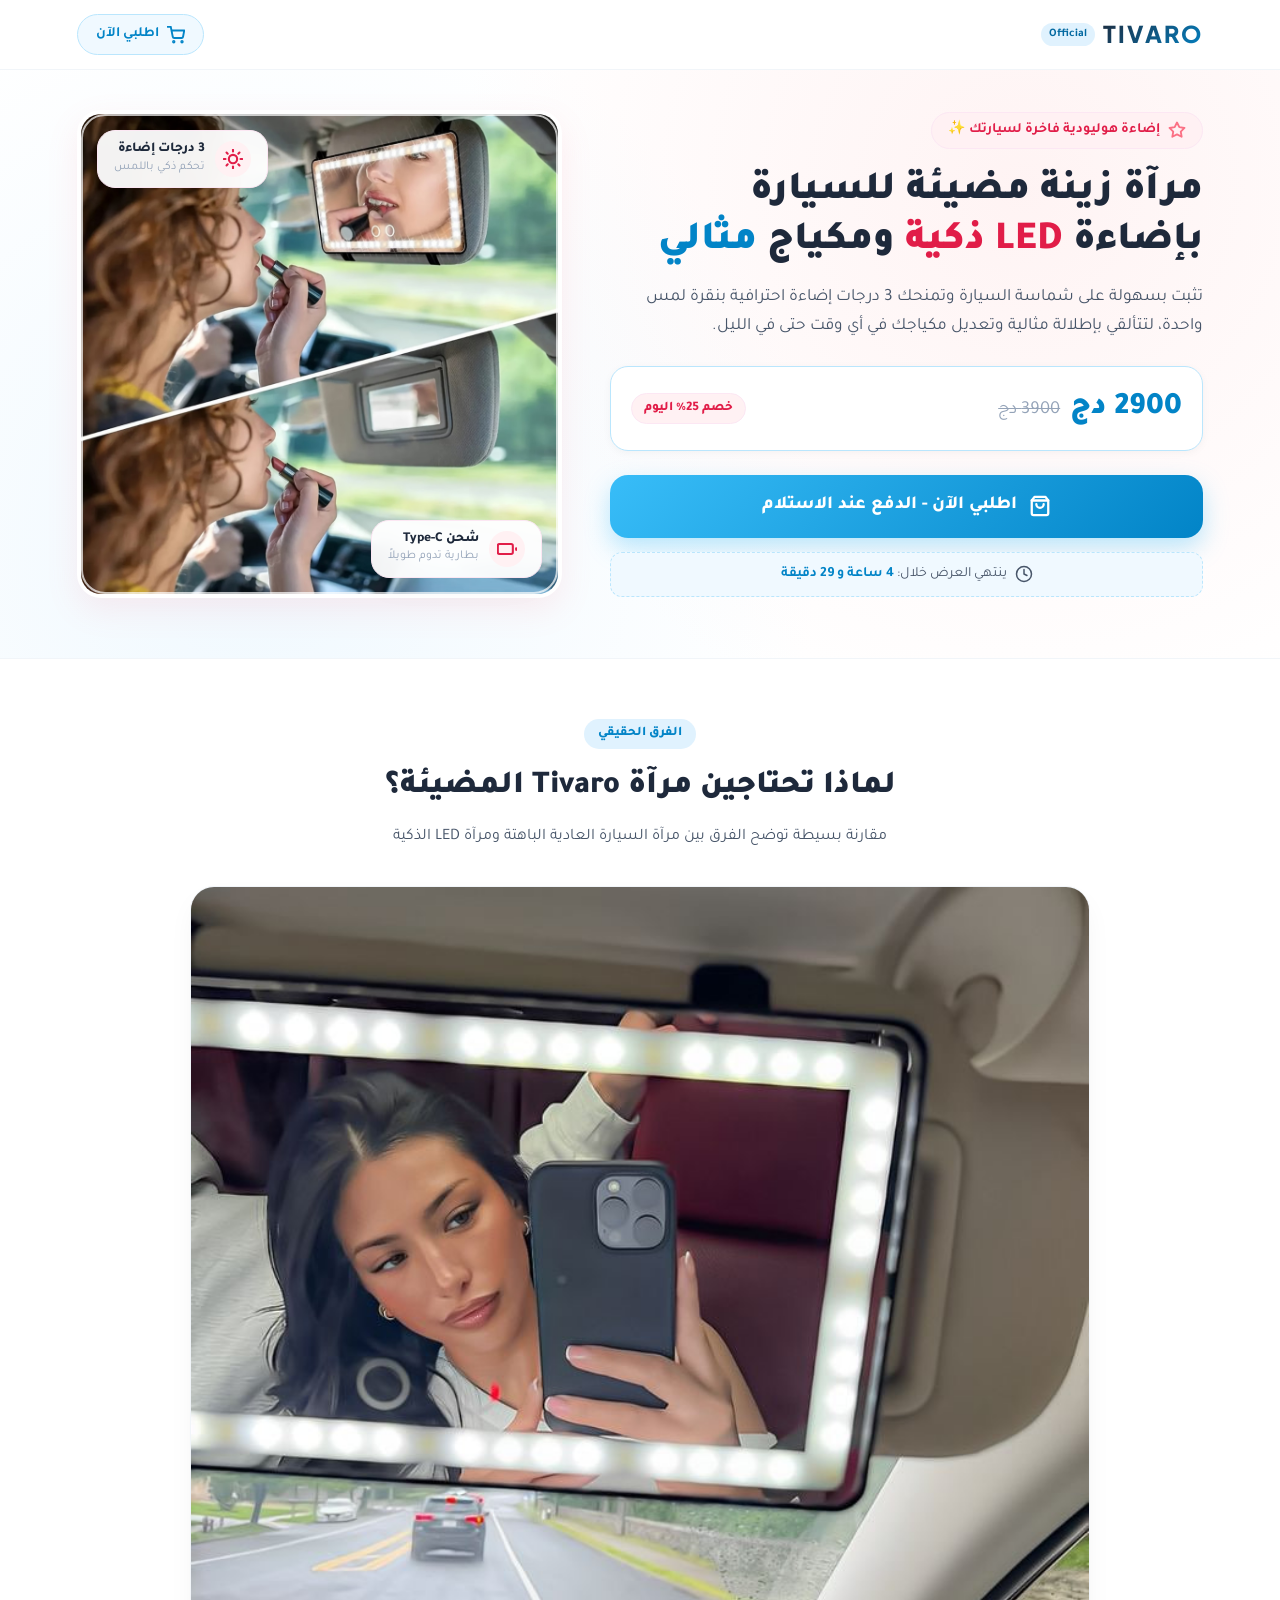
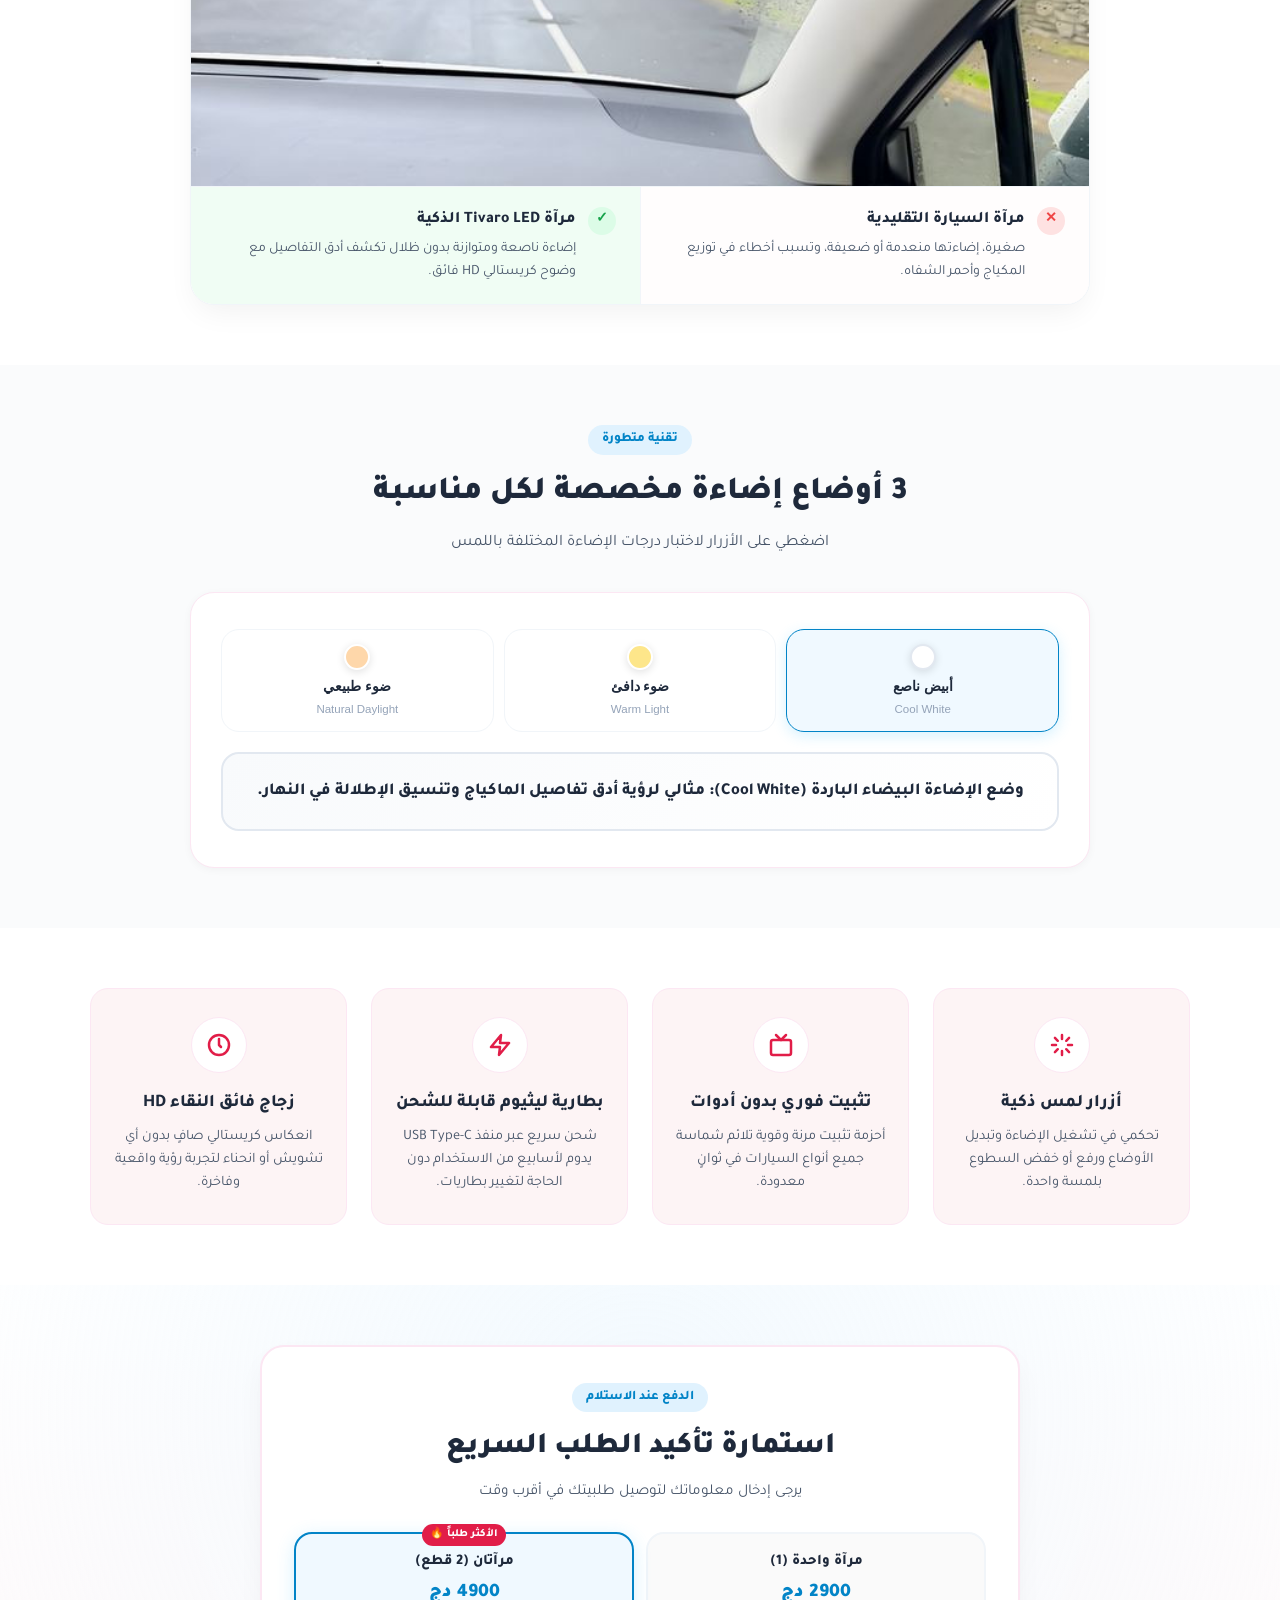
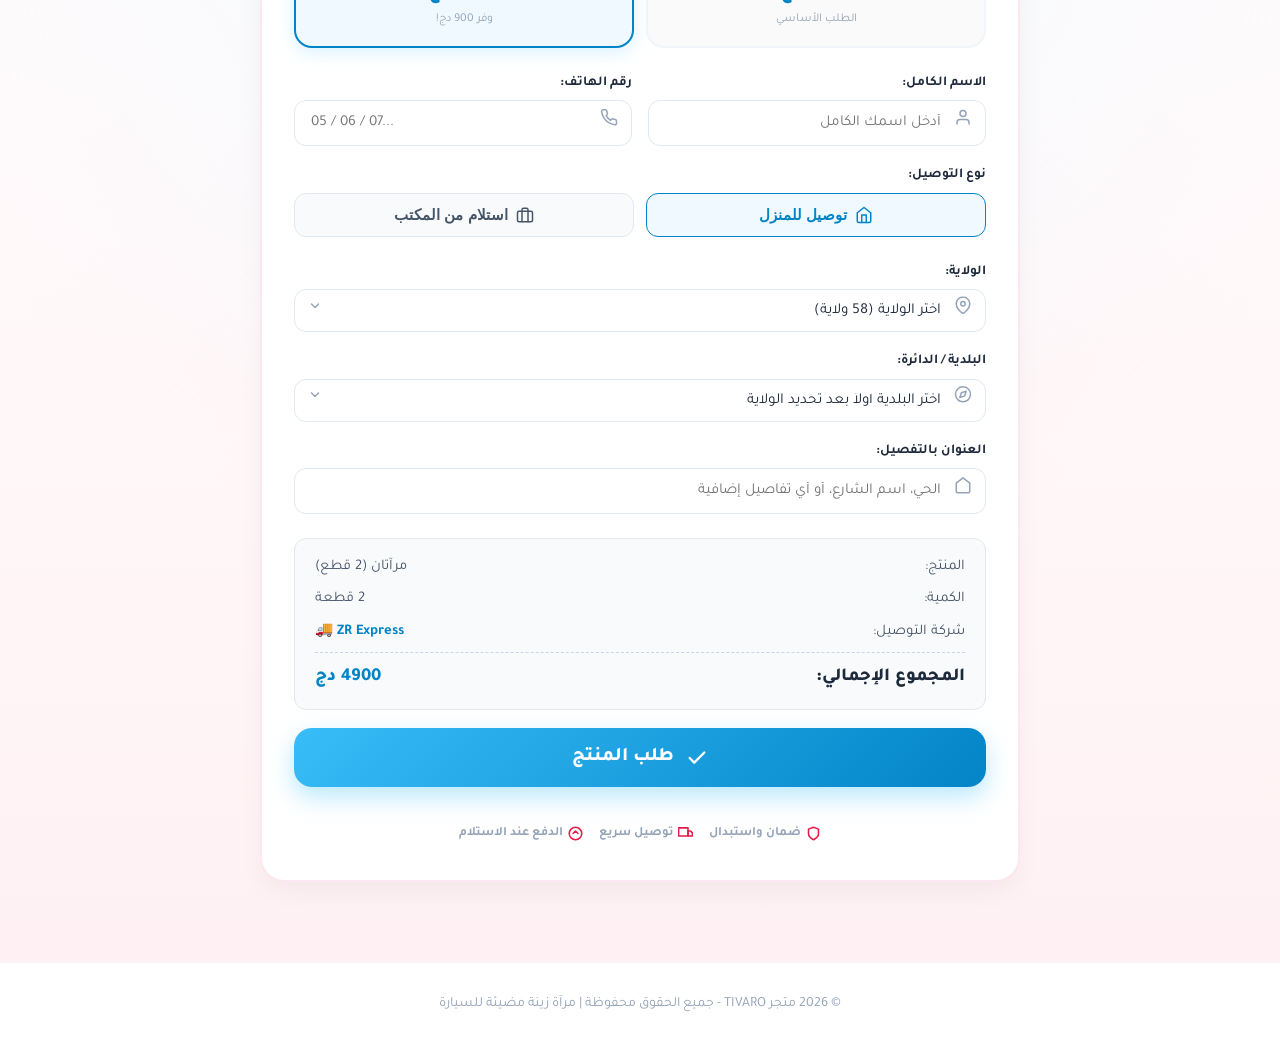
<file: mirror/index.html>
<!DOCTYPE html>
<html lang="ar" dir="rtl">
<head>
  <meta charset="UTF-8">
  <meta name="viewport" content="width=device-width, initial-scale=1.0">
  <title>TIVARO | مرآة زينة مضيئة للسيارة بتقنية LED اللمسية</title>
  <meta name="description" content="مرآة زينة ذكية مضيئة لشماسة السيارة بتقنية LED اللمسية بثلاثة أوضاع إضاءة. إطلالة مثالية ومكياج احترافي داخل سيارتك في أي وقت.">
  
  <!-- Favicon / Meta -->
  <meta name="theme-color" content="#FFF1F3">
  
  <!-- CSS Stylesheet -->
  <link rel="stylesheet" href="mirror.css?v=1.3">

  <!-- Meta Pixel Code -->
  <script>
  !function(f,b,e,v,n,t,s)
  {if(f.fbq)return;n=f.fbq=function(){n.callMethod?
  n.callMethod.apply(n,arguments):n.queue.push(arguments)};
  if(!f._fbq)f._fbq=n;n.push=n;n.loaded=!0;n.version='2.0';
  n.queue=[];t=b.createElement(e);t.async=!0;
  t.src=v;s=b.getElementsByTagName(e)[0];
  s.parentNode.insertBefore(t,s)}(window, document,'script',
  'https://connect.facebook.net/en_US/fbevents.js');
  fbq('init', '1402016121843760');
  fbq('track', 'PageView');
  </script>
  <noscript><img height="1" width="1" style="display:none"
  src="https://www.facebook.com/tr?id=1402016121843760&ev=PageView&noscript=1"
  /></noscript>
  <!-- End Meta Pixel Code -->
</head>
<body>


  <!-- الهيدر / شريط التنقل -->
  <header>
    <div class="logo-wrapper">
      <span class="brand-logo">TIVARO</span>
      <span class="brand-badge">Official</span>
    </div>
    
    <a href="#orderSection" class="nav-cta-btn">
      <svg width="18" height="18" viewBox="0 0 24 24" fill="none" stroke="currentColor" stroke-width="2.5" stroke-linecap="round" stroke-linejoin="round">
        <circle cx="9" cy="21" r="1"></circle>
        <circle cx="20" cy="21" r="1"></circle>
        <path d="M1 1h4l2.68 13.39a2 2 0 0 0 2 1.61h9.72a2 2 0 0 0 2-1.61L23 6H6"></path>
      </svg>
      <span>اطلبي الآن</span>
    </a>
  </header>

  <!-- القسم الرئيسي (Hero Section) -->
  <section class="hero-section">
    <div class="hero-container">
      <div class="hero-text-col">
        <div class="hero-tag">
          <svg width="18" height="18" viewBox="0 0 24 24" fill="none" stroke="currentColor" stroke-width="2.5" stroke-linecap="round" stroke-linejoin="round">
            <polygon points="12 2 15.09 8.26 22 9.27 17 14.14 18.18 21.02 12 17.77 5.82 21.02 7 14.14 2 9.27 8.91 8.26 12 2"></polygon>
          </svg>
          <span>إضاءة هوليودية فاخرة لسيارتك ✨</span>
        </div>

        <h1 class="hero-title">
          مرآة زينة مضيئة للسيارة<br>
          بإضاءة <span class="highlight-pink">LED ذكية</span> ومكياج <span class="highlight-blue">مثالي</span>
        </h1>

        <p class="hero-subtitle">
          تثبت بسهولة على شماسة السيارة وتمنحك 3 درجات إضاءة احترافية بنقرة لمس واحدة، لتتألقي بإطلالة مثالية وتعديل مكياجك في أي وقت حتى في الليل.
        </p>

        <!-- بطاقة السعر الفوري -->
        <div class="hero-pricing-box">
          <div class="price-main">
            <span class="current-price">2900 دج</span>
            <span class="old-price">3900 دج</span>
          </div>
          <span class="discount-pill">خصم 25% اليوم</span>
        </div>

        <!-- زر الطلب المباشر -->
        <a href="#orderSection" class="btn-cta-blue">
          <svg width="22" height="22" viewBox="0 0 24 24" fill="none" stroke="currentColor" stroke-width="2.5" stroke-linecap="round" stroke-linejoin="round">
            <path d="M6 2L3 6v14a2 2 0 0 0 2 2h14a2 2 0 0 0 2-2V6l-3-4z"></path>
            <line x1="3" y1="6" x2="21" y2="6"></line>
            <path d="M16 10a4 4 0 0 1-8 0"></path>
          </svg>
          <span>اطلبي الآن - الدفع عند الاستلام</span>
        </a>

        <!-- عداد التوصيل السريع -->
        <div class="shipping-timer-bar">
          <svg width="18" height="18" viewBox="0 0 24 24" fill="none" stroke="currentColor" stroke-width="2" stroke-linecap="round" stroke-linejoin="round">
            <circle cx="12" cy="12" r="10"></circle>
            <polyline points="12 6 12 12 16 14"></polyline>
          </svg>
          <span>ينتهي العرض خلال: <strong id="countdownTimer">3 ساعات و 45 دقيقة</strong></span>
        </div>
      </div>

      <!-- صورة المنتج في السيارة -->
      <div class="hero-image-box">
        <div class="hero-img-frame">
          <img src="assets/mirror/mirror_selfie.jpg" alt="مرآة سيارة مضيئة Tivaro LED">
          <div class="glow-overlay-border"></div>
        </div>

        <!-- بادج ميزة عائم علوي -->
        <div class="floating-badge badge-top">
          <div class="badge-icon-pink">
            <svg width="20" height="20" viewBox="0 0 24 24" fill="none" stroke="currentColor" stroke-width="2.5" stroke-linecap="round" stroke-linejoin="round">
              <circle cx="12" cy="12" r="5"></circle>
              <line x1="12" y1="1" x2="12" y2="3"></line>
              <line x1="12" y1="21" x2="12" y2="23"></line>
              <line x1="4.22" y1="4.22" x2="5.64" y2="5.64"></line>
              <line x1="18.36" y1="18.36" x2="19.78" y2="19.78"></line>
              <line x1="1" y1="12" x2="3" y2="12"></line>
              <line x1="21" y1="12" x2="23" y2="12"></line>
              <line x1="4.22" y1="19.78" x2="5.64" y2="18.36"></line>
              <line x1="18.36" y1="5.64" x2="19.78" y2="4.22"></line>
            </svg>
          </div>
          <div>
            <div class="badge-text-title">3 درجات إضاءة</div>
            <div class="badge-text-sub">تحكم ذكي باللمس</div>
          </div>
        </div>

        <!-- بادج ميزة عائم سفلي -->
        <div class="floating-badge badge-bottom">
          <div class="badge-icon-pink">
            <svg width="20" height="20" viewBox="0 0 24 24" fill="none" stroke="currentColor" stroke-width="2.5" stroke-linecap="round" stroke-linejoin="round">
              <rect x="1" y="6" width="18" height="12" rx="2"></rect>
              <path d="M23 13v-2"></path>
            </svg>
          </div>
          <div>
            <div class="badge-text-title">شحن Type-C</div>
            <div class="badge-text-sub">بطارية تدوم طويلاً</div>
          </div>
        </div>
      </div>
    </div>
  </section>

  <!-- قسم المقارنة المرئية (قبل وبعد) -->
  <section class="comparison-section">
    <div class="section-header">
      <span class="section-pill">الفرق الحقيقي</span>
      <h2 class="section-title">لماذا تحتاجين مرآة Tivaro المضيئة؟</h2>
      <p class="section-desc">مقارنة بسيطة توضح الفرق بين مرآة السيارة العادية الباهتة ومرآة LED الذكية</p>
    </div>

    <div class="comparison-wrapper">
      <div class="comparison-image-container">
        <img src="assets/mirror/mirror_compare.png" alt="مقارنة بين مرآة السيارة العادية ومرآة تيفارو المضيئة">
      </div>

      <div class="comparison-cards-grid">
        <div class="comparison-card bad">
          <div class="status-icon bad">✕</div>
          <div class="comparison-text">
            <h4>مرآة السيارة التقليدية</h4>
            <p>صغيرة، إضاءتها منعدمة أو ضعيفة، وتسبب أخطاء في توزيع المكياج وأحمر الشفاه.</p>
          </div>
        </div>

        <div class="comparison-card good">
          <div class="status-icon good">✓</div>
          <div class="comparison-text">
            <h4>مرآة Tivaro LED الذكية</h4>
            <p>إضاءة ناصعة ومتوازنة بدون ظلال تكشف أدق التفاصيل مع وضوح كريستالي HD فائق.</p>
          </div>
        </div>
      </div>
    </div>
  </section>

  <!-- محاكي أوضاع الإضاءة الثلاثة (Interactive Lighting Simulator) -->
  <section class="modes-section">
    <div class="section-header">
      <span class="section-pill">تقنية متطورة</span>
      <h2 class="section-title">3 أوضاع إضاءة مخصصة لكل مناسبة</h2>
      <p class="section-desc">اضغطي على الأزرار لاختبار درجات الإضاءة المختلفة باللمس</p>
    </div>

    <div class="modes-container">
      <div class="modes-buttons">
        <button class="mode-btn active" data-mode="white">
          <span class="mode-dot white"></span>
          <span class="mode-btn-title">أبيض ناصع</span>
          <span class="mode-btn-desc">Cool White</span>
        </button>

        <button class="mode-btn" data-mode="warm">
          <span class="mode-dot warm"></span>
          <span class="mode-btn-title">ضوء دافئ</span>
          <span class="mode-btn-desc">Warm Light</span>
        </button>

        <button class="mode-btn" data-mode="natural">
          <span class="mode-dot natural"></span>
          <span class="mode-btn-title">ضوء طبيعي</span>
          <span class="mode-btn-desc">Natural Daylight</span>
        </button>
      </div>

      <div class="mode-preview-box mode-white" id="modePreviewBox">
        <p class="mode-status-text" id="modeStatusText">
          وضع الإضاءة البيضاء الباردة (Cool White): مثالي لرؤية أدق تفاصيل الماكياج وتنسيق الإطلالة في النهار.
        </p>
      </div>
    </div>
  </section>

  <!-- شبكة المميزات السريعة -->
  <section class="features-section">
    <div class="features-grid">
      <div class="feature-card">
        <div class="feature-icon-wrapper">
          <svg width="24" height="24" viewBox="0 0 24 24" fill="none" stroke="currentColor" stroke-width="2.5" stroke-linecap="round" stroke-linejoin="round">
            <path d="M12 2v4M12 18v4M4.93 4.93l2.83 2.83M16.24 16.24l2.83 2.83M2 12h4M18 12h4M4.93 19.07l2.83-2.83M16.24 7.76l2.83-2.83"></path>
          </svg>
        </div>
        <h3 class="feature-title">أزرار لمس ذكية</h3>
        <p class="feature-desc">تحكمي في تشغيل الإضاءة وتبديل الأوضاع ورفع أو خفض السطوع بلمسة واحدة.</p>
      </div>

      <div class="feature-card">
        <div class="feature-icon-wrapper">
          <svg width="24" height="24" viewBox="0 0 24 24" fill="none" stroke="currentColor" stroke-width="2.5" stroke-linecap="round" stroke-linejoin="round">
            <rect x="2" y="7" width="20" height="15" rx="2" ry="2"></rect>
            <polyline points="17 2 12 7 7 2"></polyline>
          </svg>
        </div>
        <h3 class="feature-title">تثبيت فوري بدون أدوات</h3>
        <p class="feature-desc">أحزمة تثبيت مرنة وقوية تلائم شماسة جميع أنواع السيارات في ثوانٍ معدودة.</p>
      </div>

      <div class="feature-card">
        <div class="feature-icon-wrapper">
          <svg width="24" height="24" viewBox="0 0 24 24" fill="none" stroke="currentColor" stroke-width="2.5" stroke-linecap="round" stroke-linejoin="round">
            <polygon points="13 2 3 14 12 14 11 22 21 10 12 10 13 2"></polygon>
          </svg>
        </div>
        <h3 class="feature-title">بطارية ليثيوم قابلة للشحن</h3>
        <p class="feature-desc">شحن سريع عبر منفذ USB Type-C يدوم لأسابيع من الاستخدام دون الحاجة لتغيير بطاريات.</p>
      </div>

      <div class="feature-card">
        <div class="feature-icon-wrapper">
          <svg width="24" height="24" viewBox="0 0 24 24" fill="none" stroke="currentColor" stroke-width="2.5" stroke-linecap="round" stroke-linejoin="round">
            <circle cx="12" cy="12" r="10"></circle>
            <polyline points="12 6 12 12 14 14"></polyline>
          </svg>
        </div>
        <h3 class="feature-title">زجاج فائق النقاء HD</h3>
        <p class="feature-desc">انعكاس كريستالي صافٍ بدون أي تشويش أو انحناء لتجربة رؤية واقعية وفاخرة.</p>
      </div>
    </div>
  </section>

  <!-- قسم بطاقة الطلب السريع (Order Section) -->
  <section class="order-section" id="orderSection">
    <div class="order-card-container">
      <div class="order-card-header">
        <span class="section-pill">الدفع عند الاستلام</span>
        <h2>استمارة تأكيد الطلب السريع</h2>
        <p>يرجى إدخال معلوماتك لتوصيل طلبيتك في أقرب وقت</p>
      </div>

      <!-- اختيار العرض والكمية (عرض قطعة وقطعتين) -->
      <div class="packages-selector-grid">
        <div class="package-option-card" data-package="1">
          <span class="pkg-title">مرآة واحدة (1)</span>
          <div class="pkg-price">2900 دج</div>
          <span class="pkg-sub">الطلب الأساسي</span>
        </div>

        <div class="package-option-card selected" data-package="2">
          <span class="package-badge-tag">الأكثر طلباً 🔥</span>
          <span class="pkg-title">مرآتان (2 قطع)</span>
          <div class="pkg-price">4900 دج</div>
          <span class="pkg-sub">وفر 900 دج!</span>
        </div>
      </div>

      <!-- نموذج الطلب -->
      <form class="checkout-form" id="mirrorOrderForm">
        <!-- الاسم ورقم الهاتف -->
        <div class="form-row">
          <div class="form-group">
            <label for="fullNameInput">الاسم الكامل:</label>
            <div class="input-with-icon">
              <span class="input-icon">
                <svg width="18" height="18" viewBox="0 0 24 24" fill="none" stroke="currentColor" stroke-width="2" stroke-linecap="round" stroke-linejoin="round">
                  <path d="M20 21v-2a4 4 0 0 0-4-4H8a4 4 0 0 0-4 4v2"></path>
                  <circle cx="12" cy="7" r="4"></circle>
                </svg>
              </span>
              <input type="text" id="fullNameInput" class="form-control" placeholder="أدخل اسمك الكامل" required>
            </div>
          </div>

          <div class="form-group">
            <label for="phoneInput">رقم الهاتف:</label>
            <div class="input-with-icon">
              <span class="input-icon">
                <svg width="18" height="18" viewBox="0 0 24 24" fill="none" stroke="currentColor" stroke-width="2" stroke-linecap="round" stroke-linejoin="round">
                  <path d="M22 16.92v3a2 2 0 0 1-2.18 2 19.79 19.79 0 0 1-8.63-3.07 19.5 19.5 0 0 1-6-6 19.79 19.79 0 0 1-3.07-8.67A2 2 0 0 1 4.11 2h3a2 2 0 0 1 2 1.72 12.84 12.84 0 0 0 .7 2.81 2 2 0 0 1-.45 2.11L8.09 9.91a16 16 0 0 0 6 6l1.27-1.27a2 2 0 0 1 2.11-.45 12.84 12.84 0 0 0 2.81.7A2 2 0 0 1 22 16.92z"></path>
                </svg>
              </span>
              <input type="tel" id="phoneInput" class="form-control" placeholder="05 / 06 / 07..." pattern="[0-9]*" inputmode="numeric" required>
            </div>
          </div>
        </div>

        <!-- خيار نوع التوصيل (منزل / مكتب) -->
        <div class="form-group">
          <label>نوع التوصيل:</label>
          <div class="delivery-tabs">
            <button type="button" class="delivery-tab-btn active" id="tabHome">
              <svg width="18" height="18" viewBox="0 0 24 24" fill="none" stroke="currentColor" stroke-width="2" stroke-linecap="round" stroke-linejoin="round">
                <path d="M3 9l9-7 9 7v11a2 2 0 0 1-2 2H5a2 2 0 0 1-2-2z"></path>
                <polyline points="9 22 9 12 15 12 15 22"></polyline>
              </svg>
              <span>توصيل للمنزل</span>
            </button>
            <button type="button" class="delivery-tab-btn" id="tabOffice">
              <svg width="18" height="18" viewBox="0 0 24 24" fill="none" stroke="currentColor" stroke-width="2" stroke-linecap="round" stroke-linejoin="round">
                <rect x="2" y="7" width="20" height="14" rx="2" ry="2"></rect>
                <path d="M16 21V5a2 2 0 0 0-2-2h-4a2 2 0 0 0-2 2v16"></path>
              </svg>
              <span>استلام من المكتب</span>
            </button>
          </div>
        </div>

        <!-- اختيار الولاية (58 ولاية) -->
        <div class="form-group">
          <label for="wilayaSelect">الولاية:</label>
          <div class="input-with-icon">
            <span class="input-icon">
              <svg width="18" height="18" viewBox="0 0 24 24" fill="none" stroke="currentColor" stroke-width="2" stroke-linecap="round" stroke-linejoin="round">
                <path d="M21 10c0 7-9 13-9 13s-9-6-9-13a9 9 0 0 1 18 0z"></path>
                <circle cx="12" cy="10" r="3"></circle>
              </svg>
            </span>
            <select id="wilayaSelect" class="form-control" required>
              <option value="" disabled selected>اختر الولاية (58 ولاية)</option>
            </select>
            <span class="select-arrow-icon">
              <svg width="14" height="14" viewBox="0 0 24 24" fill="none" stroke="currentColor" stroke-width="2.5" stroke-linecap="round" stroke-linejoin="round">
                <polyline points="6 9 12 15 18 9"></polyline>
              </svg>
            </span>
          </div>
        </div>

        <!-- اختيار البلدية (للتوصيل للمنزل) -->
        <div class="form-group" id="communeGroup">
          <label for="communeSelect">البلدية / الدائرة:</label>
          <div class="input-with-icon">
            <span class="input-icon">
              <svg width="18" height="18" viewBox="0 0 24 24" fill="none" stroke="currentColor" stroke-width="2" stroke-linecap="round" stroke-linejoin="round">
                <circle cx="12" cy="12" r="10"></circle>
                <polygon points="16.24 7.76 14.12 14.12 7.76 16.24 9.88 9.88 16.24 7.76"></polygon>
              </svg>
            </span>
            <select id="communeSelect" class="form-control" required>
              <option value="" disabled selected>اختر البلدية أولاً بعد تحديد الولاية</option>
            </select>
            <span class="select-arrow-icon">
              <svg width="14" height="14" viewBox="0 0 24 24" fill="none" stroke="currentColor" stroke-width="2.5" stroke-linecap="round" stroke-linejoin="round">
                <polyline points="6 9 12 15 18 9"></polyline>
              </svg>
            </span>
          </div>
        </div>

        <!-- اختيار مكتب الشحن (في حالة الاستلام من المكتب) -->
        <div class="form-group" id="officeGroup" style="display: none;">
          <label for="officeSelect">مكتب الشحن المتاح:</label>
          <div class="input-with-icon">
            <span class="input-icon">
              <svg width="18" height="18" viewBox="0 0 24 24" fill="none" stroke="currentColor" stroke-width="2" stroke-linecap="round" stroke-linejoin="round">
                <rect x="2" y="7" width="20" height="14" rx="2" ry="2"></rect>
                <path d="M16 21V5a2 2 0 0 0-2-2h-4a2 2 0 0 0-2 2v16"></path>
              </svg>
            </span>
            <select id="officeSelect" class="form-control">
              <option value="" disabled selected>اختر مكتب الشحن</option>
            </select>
            <span class="select-arrow-icon">
              <svg width="14" height="14" viewBox="0 0 24 24" fill="none" stroke="currentColor" stroke-width="2.5" stroke-linecap="round" stroke-linejoin="round">
                <polyline points="6 9 12 15 18 9"></polyline>
              </svg>
            </span>
          </div>
        </div>

        <!-- العنوان التفصيلي -->
        <div class="form-group" id="addressGroup">
          <label for="addressInput">العنوان بالتفصيل:</label>
          <div class="input-with-icon">
            <span class="input-icon">
              <svg width="18" height="18" viewBox="0 0 24 24" fill="none" stroke="currentColor" stroke-width="2" stroke-linecap="round" stroke-linejoin="round">
                <path d="M3 9l9-7 9 7v11a2 2 0 0 1-2 2H5a2 2 0 0 1-2-2z"></path>
              </svg>
            </span>
            <input type="text" id="addressInput" class="form-control" placeholder="الحي، اسم الشارع، أو أي تفاصيل إضافية" required>
          </div>
        </div>

        <!-- ملخص السعر المحدث -->
        <div class="order-summary-box">
          <div class="summary-row">
            <span>المنتج:</span>
            <span id="summaryPackageName">مرآتان (2 قطع)</span>
          </div>
          <div class="summary-row">
            <span>الكمية:</span>
            <span id="summaryQty">2 قطعة</span>
          </div>
          <div class="summary-row">
            <span>شركة التوصيل:</span>
            <span style="font-weight: 700; color: var(--baby-blue-deep);">ZR Express 🚚</span>
          </div>
          <div class="summary-row">
            <span>المجموع الإجمالي:</span>
            <span class="total-amount" id="summaryTotal">4900 دج</span>
          </div>
        </div>

        <!-- زر إرسال وتأكيد الطلب -->
        <button type="submit" class="btn-submit-order">
          <svg width="22" height="22" viewBox="0 0 24 24" fill="none" stroke="currentColor" stroke-width="2.5" stroke-linecap="round" stroke-linejoin="round">
            <polyline points="20 6 9 17 4 12"></polyline>
          </svg>
          <span>طلب المنتج</span>
        </button>

        <!-- علامات الثقة والأمان (في استقامة أفقية) -->
        <div class="trust-badges-row">
          <div class="trust-item">
            <svg width="15" height="15" viewBox="0 0 24 24" fill="none" stroke="currentColor" stroke-width="2.5" stroke-linecap="round" stroke-linejoin="round">
              <path d="M12 22s8-4 8-10V5l-8-3-8 3v7c0 6 8 10 8 10z"></path>
            </svg>
            <span>ضمان واستبدال</span>
          </div>
          <div class="trust-item">
            <svg width="15" height="15" viewBox="0 0 24 24" fill="none" stroke="currentColor" stroke-width="2.5" stroke-linecap="round" stroke-linejoin="round">
              <rect x="1" y="3" width="15" height="13"></rect>
              <polygon points="16 8 20 8 23 11 23 16 16 16 16 8"></polygon>
            </svg>
            <span>توصيل سريع</span>
          </div>
          <div class="trust-item">
            <svg width="15" height="15" viewBox="0 0 24 24" fill="none" stroke="currentColor" stroke-width="2.5" stroke-linecap="round" stroke-linejoin="round">
              <circle cx="12" cy="12" r="10"></circle>
              <path d="M16 12l-4-4-4 4"></path>
            </svg>
            <span>الدفع عند الاستلام</span>
          </div>
        </div>
      </form>
    </div>
  </section>

  <!-- نافذة نجاح الطلب (Order Success Modal) -->
  <div class="modal-backdrop" id="orderSuccessModal">
    <div class="success-card">
      <div class="success-icon-wrap">
        <svg width="36" height="36" viewBox="0 0 24 24" fill="none" stroke="currentColor" stroke-width="3" stroke-linecap="round" stroke-linejoin="round">
          <polyline points="20 6 9 17 4 12"></polyline>
        </svg>
      </div>

      <h3 class="success-title">تم تسجيل طلبك بنجاح! 🎉</h3>
      <p class="success-desc">شكراً لثقتكم بمتجر TIVARO. سيتصل بك فريقنا هاتفياً في أقرب وقت لتأكيد العنوان وشحن طلبيتك.</p>

      <div class="receipt-box">
        <div class="receipt-item">
          <span>رقم الطلب:</span>
          <strong id="receiptOrderNum">TIV-MIR-123456</strong>
        </div>
        <div class="receipt-item">
          <span>العرض:</span>
          <span id="receiptPackage">مرآتان (2 قطع)</span>
        </div>
        <div class="receipt-item">
          <span>عنوان التوصيل:</span>
          <span id="receiptAddress">الجزائر</span>
        </div>
        <div class="receipt-item">
          <span>المبلغ المطلوب عند الاستلام:</span>
          <span id="receiptTotal" style="color: var(--baby-blue-deep); font-weight: 900;">4900 دج</span>
        </div>
      </div>

      <button class="btn-close-modal" id="closeSuccessModal">تم، شكراً لكم</button>
    </div>
  </div>

  <!-- الفوتر -->
  <footer>
    <p>© 2026 متجر TIVARO - جميع الحقوق محفوظة | مرآة زينة مضيئة للسيارة</p>
  </footer>

  <!-- Script File -->
  <script src="mirror.js"></script>
</body>
</html>
</file>
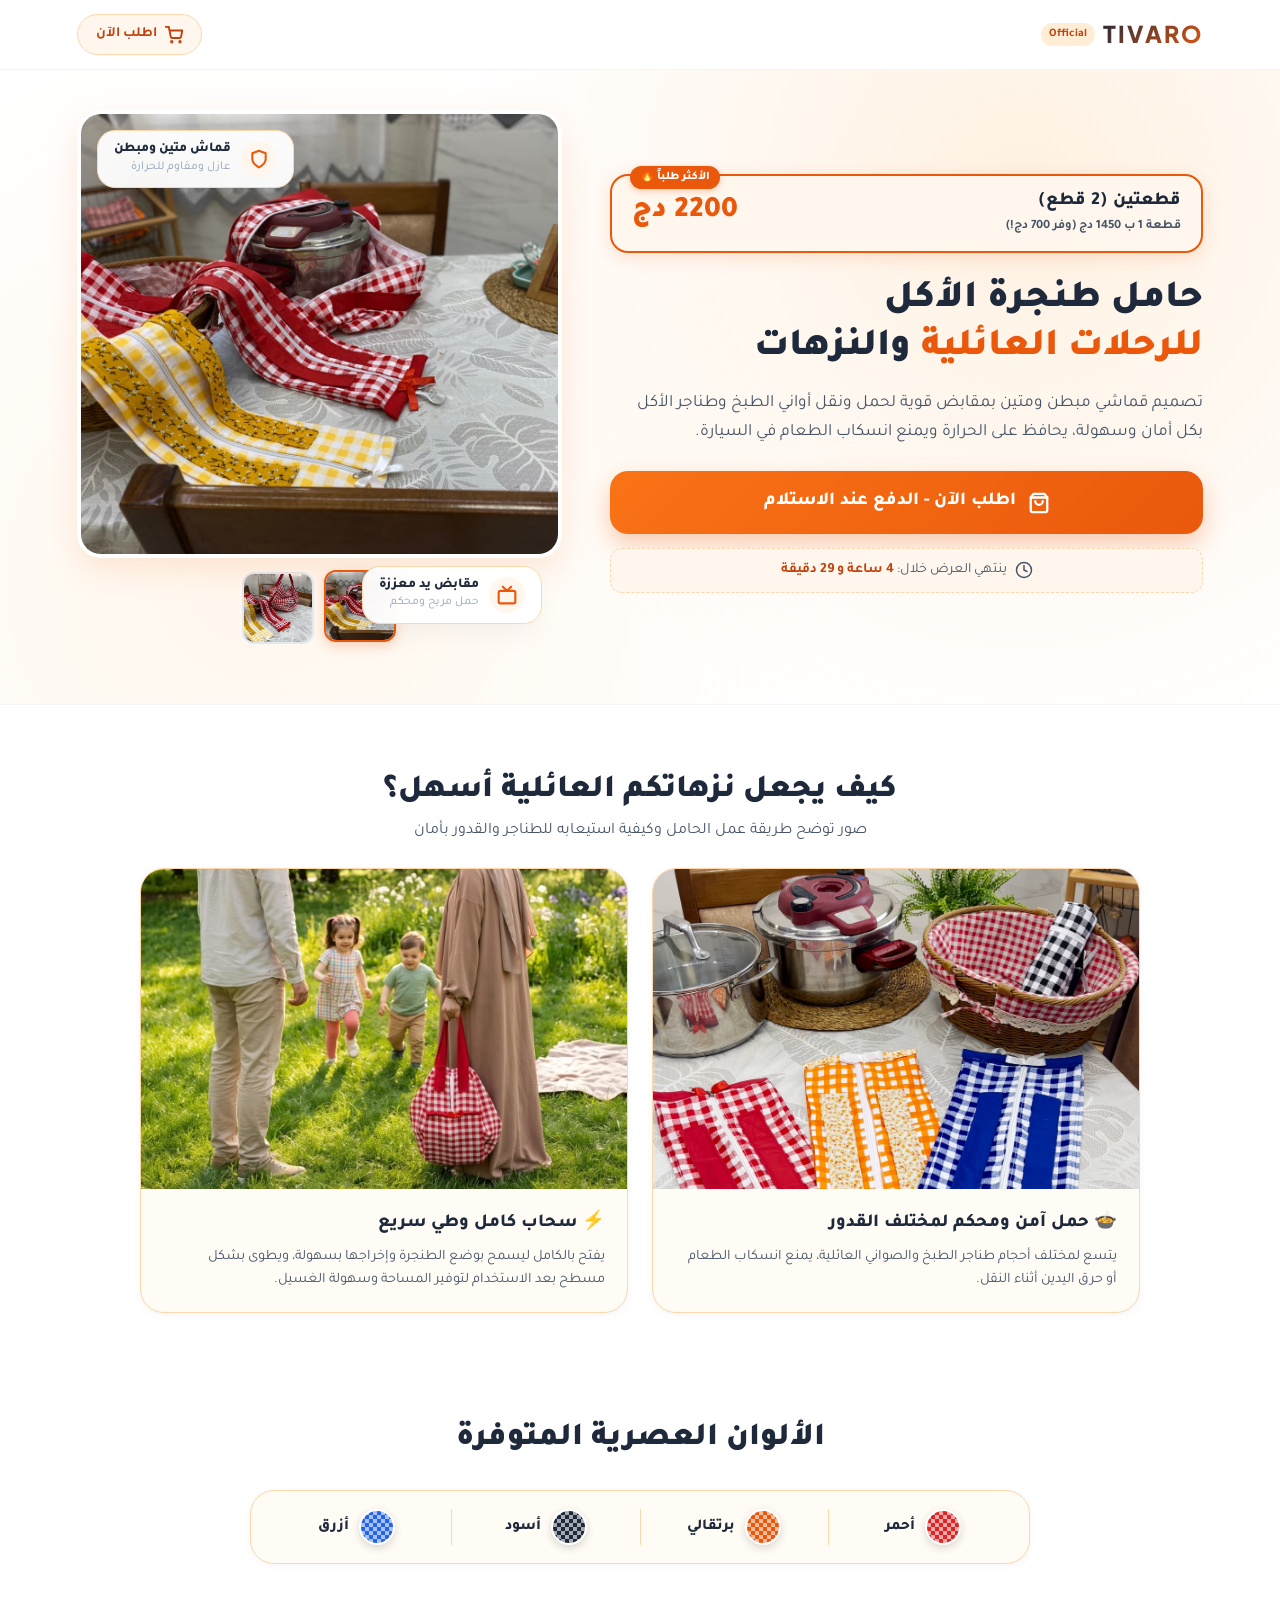
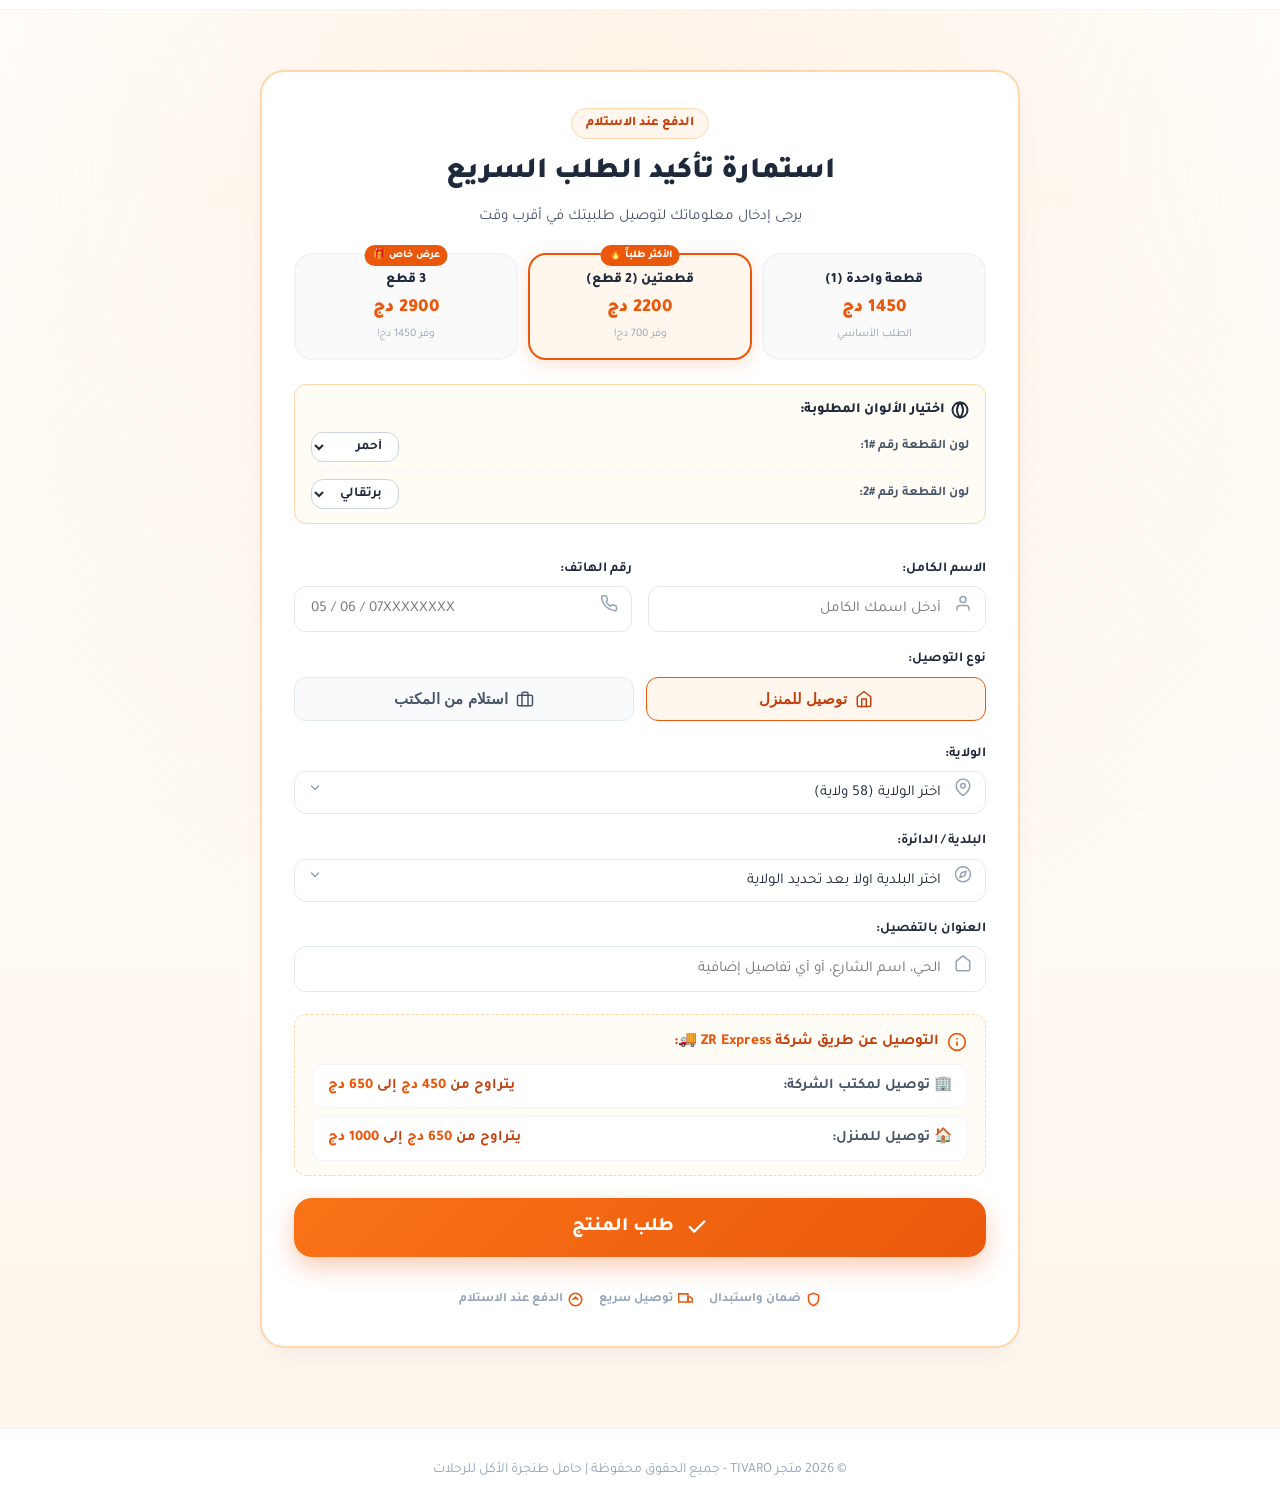
<file: PotPorter/index.html>
<!DOCTYPE html>
<html lang="ar" dir="rtl">
<head>
  <meta charset="UTF-8">
  <meta name="viewport" content="width=device-width, initial-scale=1.0">
  <title>TIVARO | حامل طنجرة الأكل للرحلات العائلية</title>
  <meta name="description" content="حامل طنجرة الأكل المبطن للرحلات العائلية والنزهات. قماش متين عازل للحرارة لحمل وتثبيت القدور بأمان وسهولة تامة.">
  
  <!-- Favicon / Meta -->
  <meta name="theme-color" content="#FFF7ED">
  
  <!-- CSS Stylesheet -->
  <link rel="stylesheet" href="potporter.css?v=1.0">

  <!-- Meta Pixel Code -->
  <script>
  !function(f,b,e,v,n,t,s)
  {if(f.fbq)return;n=f.fbq=function(){n.callMethod?
  n.callMethod.apply(n,arguments):n.queue.push(arguments)};
  if(!f._fbq)f._fbq=n;n.push=n;n.loaded=!0;n.version='2.0';
  n.queue=[];t=b.createElement(e);t.async=!0;
  t.src=v;s=b.getElementsByTagName(e)[0];
  s.parentNode.insertBefore(t,s)}(window, document,'script',
  'https://connect.facebook.net/en_US/fbevents.js');
  fbq('init', '1402016121843760');
  fbq('track', 'PageView');
  </script>
  <noscript><img height="1" width="1" style="display:none"
  src="https://www.facebook.com/tr?id=1402016121843760&ev=PageView&noscript=1"
  /></noscript>
  <!-- End Meta Pixel Code -->
</head>
<body>

  <!-- الهيدر / شريط التنقل -->
  <header>
    <div class="logo-wrapper">
      <span class="brand-logo">TIVARO</span>
      <span class="brand-badge">Official</span>
    </div>
    
    <a href="#orderSection" class="nav-cta-btn">
      <svg width="18" height="18" viewBox="0 0 24 24" fill="none" stroke="currentColor" stroke-width="2.5" stroke-linecap="round" stroke-linejoin="round">
        <circle cx="9" cy="21" r="1"></circle>
        <circle cx="20" cy="21" r="1"></circle>
        <path d="M1 1h4l2.68 13.39a2 2 0 0 0 2 1.61h9.72a2 2 0 0 0 2-1.61L23 6H6"></path>
      </svg>
      <span>اطلب الآن</span>
    </a>
  </header>

  <!-- القسم الرئيسي (Hero Section) -->
  <section class="hero-section">
    <div class="hero-container">
      <div class="hero-text-col">
        <!-- بطاقة السعر الفوري (بتصميم الباقة الأكثر طلباً) -->
        <div class="hero-pricing-box">
          <span class="package-badge-tag">الأكثر طلباً 🔥</span>
          <div class="hero-pkg-info">
            <span class="hero-pkg-title">قطعتين (2 قطع)</span>
            <span class="hero-pkg-sub">قطعة 1 ب 1450 دج (وفر 700 دج!)</span>
          </div>
          <div class="hero-pkg-price">2200 دج</div>
        </div>

        <h1 class="hero-title">
          حامل طنجرة الأكل<br>
          <span class="highlight-orange">للرحلات العائلية</span> والنزهات
        </h1>

        <p class="hero-subtitle">
          تصميم قماشي مبطن ومتين بمقابض قوية لحمل ونقل أواني الطبخ وطناجر الأكل بكل أمان وسهولة، يحافظ على الحرارة ويمنع انسكاب الطعام في السيارة.
        </p>

        <!-- زر الطلب المباشر -->
        <a href="#orderSection" class="btn-cta-orange">
          <svg width="22" height="22" viewBox="0 0 24 24" fill="none" stroke="currentColor" stroke-width="2.5" stroke-linecap="round" stroke-linejoin="round">
            <path d="M6 2L3 6v14a2 2 0 0 0 2 2h14a2 2 0 0 0 2-2V6l-3-4z"></path>
            <line x1="3" y1="6" x2="21" y2="6"></line>
            <path d="M16 10a4 4 0 0 1-8 0"></path>
          </svg>
          <span>اطلب الآن - الدفع عند الاستلام</span>
        </a>

        <!-- عداد التوصيل السريع -->
        <div class="shipping-timer-bar">
          <svg width="18" height="18" viewBox="0 0 24 24" fill="none" stroke="currentColor" stroke-width="2" stroke-linecap="round" stroke-linejoin="round">
            <circle cx="12" cy="12" r="10"></circle>
            <polyline points="12 6 12 12 16 14"></polyline>
          </svg>
          <span>ينتهي العرض خلال: <strong id="countdownTimer">3 ساعات و 45 دقيقة</strong></span>
        </div>
      </div>

      <!-- صورة ومصغرات المنتج في الهيرو -->
      <div class="hero-image-box">
        <div class="hero-img-frame">
          <img id="mainHeroImg" src="assets/abor.jpg" alt="حامل طنجرة الأكل للرحلات العائلية">
        </div>

        <!-- مصغرات التبديل السريع بين الصور -->
        <div class="hero-thumbnails-row">
          <div class="hero-thumb active" data-img="assets/abor.jpg">
            <img src="assets/abor.jpg" alt="حمل ونقل الطنجرة بسهولة">
          </div>
          <div class="hero-thumb" data-img="assets/ador.jpg">
            <img src="assets/ador.jpg" alt="الحامل مفتوح ومطوي">
          </div>
        </div>

        <!-- بادج ميزة عائم علوي -->
        <div class="floating-badge badge-top">
          <div class="badge-icon-warm">
            <svg width="20" height="20" viewBox="0 0 24 24" fill="none" stroke="currentColor" stroke-width="2.5" stroke-linecap="round" stroke-linejoin="round">
              <path d="M12 22s8-4 8-10V5l-8-3-8 3v7c0 6 8 10 8 10z"></path>
            </svg>
          </div>
          <div>
            <div class="badge-text-title">قماش متين ومبطن</div>
            <div class="badge-text-sub">عازل ومقاوم للحرارة</div>
          </div>
        </div>

        <!-- بادج ميزة عائم سفلي -->
        <div class="floating-badge badge-bottom">
          <div class="badge-icon-warm">
            <svg width="20" height="20" viewBox="0 0 24 24" fill="none" stroke="currentColor" stroke-width="2.5" stroke-linecap="round" stroke-linejoin="round">
              <rect x="2" y="7" width="20" height="15" rx="2" ry="2"></rect>
              <polyline points="17 2 12 7 7 2"></polyline>
            </svg>
          </div>
          <div>
            <div class="badge-text-title">مقابض يد معززة</div>
            <div class="badge-text-sub">حمل مريح ومحكم</div>
          </div>
        </div>
      </div>
    </div>
  </section>

  <!-- قسم صور وتفاصيل الاستخدام (Product Showcase) -->
  <section class="product-showcase-section">
    <div class="section-header">
      <h2 class="section-title">كيف يجعل نزهاتكم العائلية أسهل؟</h2>
      <p class="section-desc">صور توضح طريقة عمل الحامل وكيفية استيعابه للطناجر والقدور بأمان</p>
    </div>

    <div class="showcase-grid">
      <!-- بطاقة 1: الطنجرة داخل الحامل -->
      <div class="showcase-card">
        <div class="showcase-img-box">
          <img src="assets/fikozina.jpg" alt="تثبيت الطنجرة ونقلها بأمان" style="object-position: center 32%;">
        </div>
        <div class="showcase-card-body">
          <h3 class="showcase-card-title">🍲 حمل آمن ومحكم لمختلف القدور</h3>
          <p class="showcase-card-desc">يتسع لمختلف أحجام طناجر الطبخ والصواني العائلية، يمنع انسكاب الطعام أو حرق اليدين أثناء النقل.</p>
        </div>
      </div>

      <!-- بطاقة 2: الحامل مفتوح ومطوي -->
      <div class="showcase-card">
        <div class="showcase-img-box">
          <img src="assets/family_picnic.jpg" alt="مثالي للنزهات والرحلات العائلية" style="object-position: center 72%;">
        </div>
        <div class="showcase-card-body">
          <h3 class="showcase-card-title">⚡ سحاب كامل وطي سريع</h3>
          <p class="showcase-card-desc">يفتح بالكامل ليسمح بوضع الطنجرة وإخراجها بسهولة، ويطوى بشكل مسطح بعد الاستخدام لتوفير المساحة وسهولة الغسيل.</p>
        </div>
      </div>
    </div>
  </section>

  <!-- قسم استعراض الألوان المتوفرة (في بطاقة واحدة أفقية بمربعات بيضاء) -->
  <section class="colors-showcase-section">
    <div class="section-header">
      <h2 class="section-title">الألوان العصرية المتوفرة</h2>
    </div>

    <div class="colors-unified-card">
      <div class="color-item-horizontal">
        <span class="color-swatch-checkered red"></span>
        <span class="color-card-name">أحمر</span>
      </div>

      <div class="color-divider"></div>

      <div class="color-item-horizontal">
        <span class="color-swatch-checkered orange"></span>
        <span class="color-card-name">برتقالي</span>
      </div>

      <div class="color-divider"></div>

      <div class="color-item-horizontal">
        <span class="color-swatch-checkered black"></span>
        <span class="color-card-name">أسود</span>
      </div>

      <div class="color-divider"></div>

      <div class="color-item-horizontal">
        <span class="color-swatch-checkered blue"></span>
        <span class="color-card-name">أزرق</span>
      </div>
    </div>
  </section>


  <!-- قسم بطاقة الطلب السريع (Order Section) -->
  <section class="order-section" id="orderSection">
    <div class="order-card-container">
      <div class="order-card-header">
        <span class="section-pill">الدفع عند الاستلام</span>
        <h2>استمارة تأكيد الطلب السريع</h2>
        <p>يرجى إدخال معلوماتك لتوصيل طلبيتك في أقرب وقت</p>
      </div>

      <!-- اختيار العرض والكمية (3 عروض في صف أفقي) -->
      <div class="packages-selector-grid">
        <div class="package-option-card" data-package="1">
          <span class="pkg-title">قطعة واحدة (1)</span>
          <div class="pkg-price">1450 دج</div>
          <span class="pkg-sub">الطلب الأساسي</span>
        </div>

        <div class="package-option-card selected" data-package="2">
          <span class="package-badge-tag">الأكثر طلباً 🔥</span>
          <span class="pkg-title">قطعتين (2 قطع)</span>
          <div class="pkg-price">2200 دج</div>
          <span class="pkg-sub">وفر 700 دج!</span>
        </div>

        <div class="package-option-card" data-package="3">
          <span class="package-badge-tag">عرض خاص 🎁</span>
          <span class="pkg-title">3 قطع</span>
          <div class="pkg-price">2900 دج</div>
          <span class="pkg-sub">وفر 1450 دج!</span>
        </div>
      </div>

      <!-- نموذج الطلب -->
      <form class="checkout-form" id="potPorterOrderForm">
        <!-- اختيار الألوان لكل قطعة -->
        <div class="color-picker-group">
          <div class="color-picker-title">
            <svg width="18" height="18" viewBox="0 0 24 24" fill="none" stroke="currentColor" stroke-width="2.5" stroke-linecap="round" stroke-linejoin="round">
              <circle cx="12" cy="12" r="10"></circle>
              <path d="M12 2a14.5 14.5 0 0 0 0 20 14.5 14.5 0 0 0 0-20"></path>
            </svg>
            <span>اختيار الألوان المطلوبة:</span>
          </div>
          <div id="colorPickerContainer">
            <!-- يتم توليد حقول الألوان ديناميكياً بحسب عدد القطع -->
          </div>
        </div>

        <!-- الاسم ورقم الهاتف -->
        <div class="form-row">
          <div class="form-group">
            <label for="fullNameInput">الاسم الكامل:</label>
            <div class="input-with-icon">
              <span class="input-icon">
                <svg width="18" height="18" viewBox="0 0 24 24" fill="none" stroke="currentColor" stroke-width="2" stroke-linecap="round" stroke-linejoin="round">
                  <path d="M20 21v-2a4 4 0 0 0-4-4H8a4 4 0 0 0-4 4v2"></path>
                  <circle cx="12" cy="7" r="4"></circle>
                </svg>
              </span>
              <input type="text" id="fullNameInput" class="form-control" placeholder="أدخل اسمك الكامل" required>
            </div>
          </div>

          <div class="form-group">
            <label for="phoneInput">رقم الهاتف:</label>
            <div class="input-with-icon">
              <span class="input-icon">
                <svg width="18" height="18" viewBox="0 0 24 24" fill="none" stroke="currentColor" stroke-width="2" stroke-linecap="round" stroke-linejoin="round">
                  <path d="M22 16.92v3a2 2 0 0 1-2.18 2 19.79 19.79 0 0 1-8.63-3.07 19.5 19.5 0 0 1-6-6 19.79 19.79 0 0 1-3.07-8.67A2 2 0 0 1 4.11 2h3a2 2 0 0 1 2 1.72 12.84 12.84 0 0 0 .7 2.81 2 2 0 0 1-.45 2.11L8.09 9.91a16 16 0 0 0 6 6l1.27-1.27a2 2 0 0 1 2.11-.45 12.84 12.84 0 0 0 2.81.7A2 2 0 0 1 22 16.92z"></path>
                </svg>
              </span>
              <input type="tel" id="phoneInput" class="form-control" placeholder="05 / 06 / 07XXXXXXXX" pattern="0[5-7][0-9]{8}" maxlength="10" inputmode="numeric" required>
            </div>
            <div id="phoneError" class="phone-error-message" style="display:none;"></div>
          </div>
        </div>

        <!-- خيار نوع التوصيل (منزل / مكتب) -->
        <div class="form-group">
          <label>نوع التوصيل:</label>
          <div class="delivery-tabs">
            <button type="button" class="delivery-tab-btn active" id="tabHome">
              <svg width="18" height="18" viewBox="0 0 24 24" fill="none" stroke="currentColor" stroke-width="2" stroke-linecap="round" stroke-linejoin="round">
                <path d="M3 9l9-7 9 7v11a2 2 0 0 1-2 2H5a2 2 0 0 1-2-2z"></path>
                <polyline points="9 22 9 12 15 12 15 22"></polyline>
              </svg>
              <span>توصيل للمنزل</span>
            </button>
            <button type="button" class="delivery-tab-btn" id="tabOffice">
              <svg width="18" height="18" viewBox="0 0 24 24" fill="none" stroke="currentColor" stroke-width="2" stroke-linecap="round" stroke-linejoin="round">
                <rect x="2" y="7" width="20" height="14" rx="2" ry="2"></rect>
                <path d="M16 21V5a2 2 0 0 0-2-2h-4a2 2 0 0 0-2 2v16"></path>
              </svg>
              <span>استلام من المكتب</span>
            </button>
          </div>
        </div>

        <!-- اختيار الولاية (58 ولاية) -->
        <div class="form-group">
          <label for="wilayaSelect">الولاية:</label>
          <div class="input-with-icon">
            <span class="input-icon">
              <svg width="18" height="18" viewBox="0 0 24 24" fill="none" stroke="currentColor" stroke-width="2" stroke-linecap="round" stroke-linejoin="round">
                <path d="M21 10c0 7-9 13-9 13s-9-6-9-13a9 9 0 0 1 18 0z"></path>
                <circle cx="12" cy="10" r="3"></circle>
              </svg>
            </span>
            <select id="wilayaSelect" class="form-control" required>
              <option value="" disabled selected>اختر الولاية (58 ولاية)</option>
            </select>
            <span class="select-arrow-icon">
              <svg width="14" height="14" viewBox="0 0 24 24" fill="none" stroke="currentColor" stroke-width="2.5" stroke-linecap="round" stroke-linejoin="round">
                <polyline points="6 9 12 15 18 9"></polyline>
              </svg>
            </span>
          </div>
        </div>

        <!-- اختيار البلدية (للتوصيل للمنزل) -->
        <div class="form-group" id="communeGroup">
          <label for="communeSelect">البلدية / الدائرة:</label>
          <div class="input-with-icon">
            <span class="input-icon">
              <svg width="18" height="18" viewBox="0 0 24 24" fill="none" stroke="currentColor" stroke-width="2" stroke-linecap="round" stroke-linejoin="round">
                <circle cx="12" cy="12" r="10"></circle>
                <polygon points="16.24 7.76 14.12 14.12 7.76 16.24 9.88 9.88 16.24 7.76"></polygon>
              </svg>
            </span>
            <select id="communeSelect" class="form-control" required>
              <option value="" disabled selected>اختر البلدية أولاً بعد تحديد الولاية</option>
            </select>
            <span class="select-arrow-icon">
              <svg width="14" height="14" viewBox="0 0 24 24" fill="none" stroke="currentColor" stroke-width="2.5" stroke-linecap="round" stroke-linejoin="round">
                <polyline points="6 9 12 15 18 9"></polyline>
              </svg>
            </span>
          </div>
        </div>

        <!-- اختيار مكتب الشحن (في حالة الاستلام من المكتب) -->
        <div class="form-group" id="officeGroup" style="display: none;">
          <label for="officeSelect">مكتب الشحن المتاح:</label>
          <div class="input-with-icon">
            <span class="input-icon">
              <svg width="18" height="18" viewBox="0 0 24 24" fill="none" stroke="currentColor" stroke-width="2" stroke-linecap="round" stroke-linejoin="round">
                <rect x="2" y="7" width="20" height="14" rx="2" ry="2"></rect>
                <path d="M16 21V5a2 2 0 0 0-2-2h-4a2 2 0 0 0-2 2v16"></path>
              </svg>
            </span>
            <select id="officeSelect" class="form-control">
              <option value="" disabled selected>اختر مكتب الشحن</option>
            </select>
            <span class="select-arrow-icon">
              <svg width="14" height="14" viewBox="0 0 24 24" fill="none" stroke="currentColor" stroke-width="2.5" stroke-linecap="round" stroke-linejoin="round">
                <polyline points="6 9 12 15 18 9"></polyline>
              </svg>
            </span>
          </div>
        </div>

        <!-- العنوان التفصيلي -->
        <div class="form-group" id="addressGroup">
          <label for="addressInput">العنوان بالتفصيل:</label>
          <div class="input-with-icon">
            <span class="input-icon">
              <svg width="18" height="18" viewBox="0 0 24 24" fill="none" stroke="currentColor" stroke-width="2" stroke-linecap="round" stroke-linejoin="round">
                <path d="M3 9l9-7 9 7v11a2 2 0 0 1-2 2H5a2 2 0 0 1-2-2z"></path>
              </svg>
            </span>
            <input type="text" id="addressInput" class="form-control" placeholder="الحي، اسم الشارع، أو أي تفاصيل إضافية" required>
          </div>
        </div>

        <!-- إشعار أسعار التوصيل -->
        <div class="delivery-pricing-notice">
          <div class="notice-header">
            <svg width="20" height="20" viewBox="0 0 24 24" fill="none" stroke="currentColor" stroke-width="2" stroke-linecap="round" stroke-linejoin="round">
              <circle cx="12" cy="12" r="10"></circle>
              <line x1="12" y1="16" x2="12" y2="12"></line>
              <line x1="12" y1="8" x2="12.01" y2="8"></line>
            </svg>
            <span>التوصيل عن طريق شركة <strong>ZR Express 🚚</strong>:</span>
          </div>
          <div class="notice-content">
            <div class="notice-line">
              <span class="notice-title">🏢 توصيل لمكتب الشركة:</span>
              <span class="notice-value">يتراوح من <strong>450 دج</strong> إلى <strong>650 دج</strong></span>
            </div>
            <div class="notice-line">
              <span class="notice-title">🏠 توصيل للمنزل:</span>
              <span class="notice-value">يتراوح من <strong>650 دج</strong> إلى <strong>1000 دج</strong></span>
            </div>
          </div>
        </div>

        <!-- زر إرسال وتأكيد الطلب -->
        <button type="submit" class="btn-submit-order">
          <svg width="22" height="22" viewBox="0 0 24 24" fill="none" stroke="currentColor" stroke-width="2.5" stroke-linecap="round" stroke-linejoin="round">
            <polyline points="20 6 9 17 4 12"></polyline>
          </svg>
          <span>طلب المنتج</span>
        </button>

        <!-- علامات الثقة والأمان (في استقامة أفقية) -->
        <div class="trust-badges-row">
          <div class="trust-item">
            <svg width="15" height="15" viewBox="0 0 24 24" fill="none" stroke="currentColor" stroke-width="2.5" stroke-linecap="round" stroke-linejoin="round">
              <path d="M12 22s8-4 8-10V5l-8-3-8 3v7c0 6 8 10 8 10z"></path>
            </svg>
            <span>ضمان واستبدال</span>
          </div>
          <div class="trust-item">
            <svg width="15" height="15" viewBox="0 0 24 24" fill="none" stroke="currentColor" stroke-width="2.5" stroke-linecap="round" stroke-linejoin="round">
              <rect x="1" y="3" width="15" height="13"></rect>
              <polygon points="16 8 20 8 23 11 23 16 16 16 16 8"></polygon>
            </svg>
            <span>توصيل سريع</span>
          </div>
          <div class="trust-item">
            <svg width="15" height="15" viewBox="0 0 24 24" fill="none" stroke="currentColor" stroke-width="2.5" stroke-linecap="round" stroke-linejoin="round">
              <circle cx="12" cy="12" r="10"></circle>
              <path d="M16 12l-4-4-4 4"></path>
            </svg>
            <span>الدفع عند الاستلام</span>
          </div>
        </div>
      </form>
    </div>
  </section>

  <!-- نافذة نجاح الطلب (Order Success Modal) -->
  <div class="modal-backdrop" id="orderSuccessModal">
    <div class="success-card">
      <div class="success-icon-wrap">
        <svg width="36" height="36" viewBox="0 0 24 24" fill="none" stroke="currentColor" stroke-width="3" stroke-linecap="round" stroke-linejoin="round">
          <polyline points="20 6 9 17 4 12"></polyline>
        </svg>
      </div>

      <h3 class="success-title">تم تسجيل طلبك بنجاح! 🎉</h3>
      <p class="success-desc">شكراً لثقتكم بمتجر TIVARO. سيتصل بك فريقنا هاتفياً في أقرب وقت لتأكيد العنوان وشحن طلبيتك.</p>

      <div class="receipt-box">
        <div class="receipt-item">
          <span>رقم الطلب:</span>
          <strong id="receiptOrderNum">TIV-POT-123456</strong>
        </div>
        <div class="receipt-item">
          <span>العرض:</span>
          <span id="receiptPackage">قطعتين (2 قطع)</span>
        </div>
        <div class="receipt-item">
          <span>الألوان المختارة:</span>
          <span id="receiptColors">أحمر + برتقالي</span>
        </div>
        <div class="receipt-item">
          <span>عنوان التوصيل:</span>
          <span id="receiptAddress">الجزائر</span>
        </div>
        <div class="receipt-item">
          <span>المبلغ (بدون احتساب سعر التوصيل):</span>
          <span id="receiptTotal" style="color: var(--primary); font-weight: 900;">2200 دج (بدون التوصيل)</span>
        </div>
      </div>

      <button class="btn-close-modal" id="closeSuccessModal">شكراً</button>
    </div>
  </div>

  <!-- الفوتر -->
  <footer>
    <p>© 2026 متجر TIVARO - جميع الحقوق محفوظة | حامل طنجرة الأكل للرحلات</p>
  </footer>

  <!-- Script File -->
  <script src="potporter.js?v=1.3"></script>
</body>
</html>
</file>
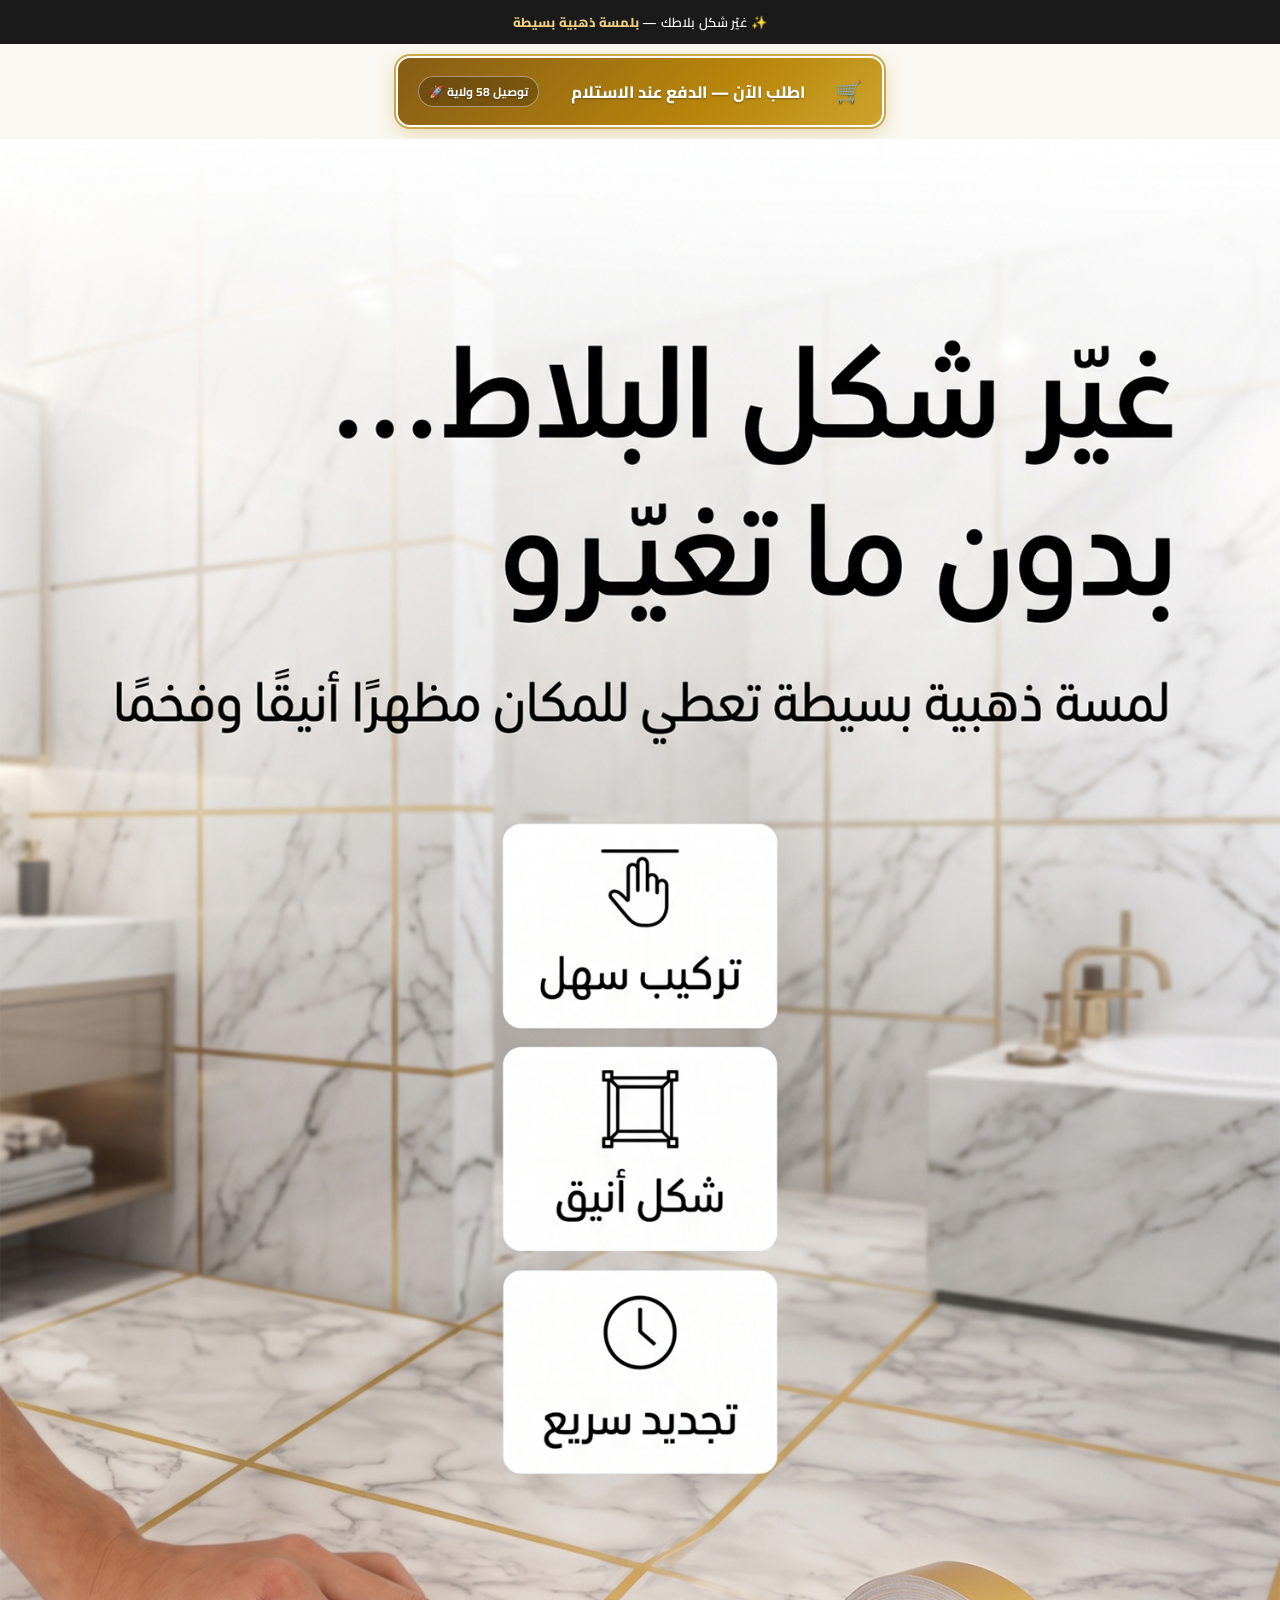
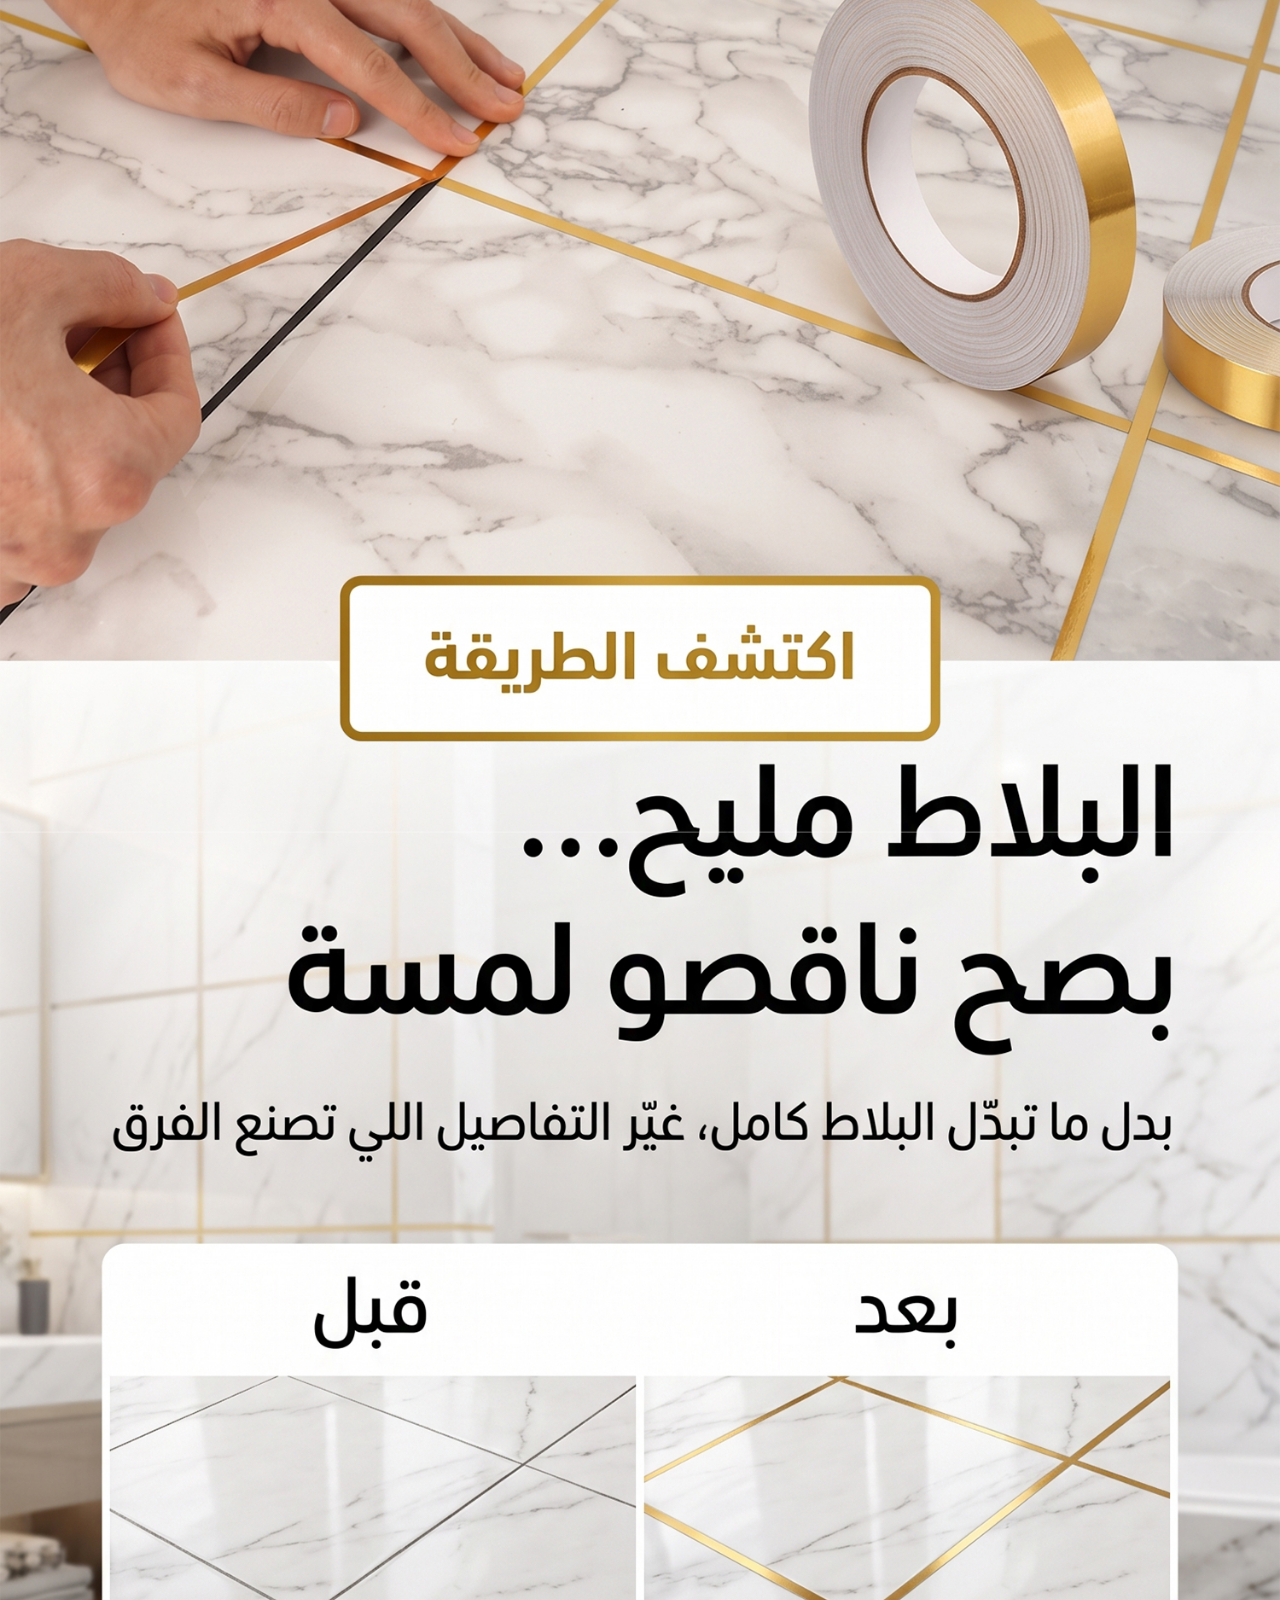
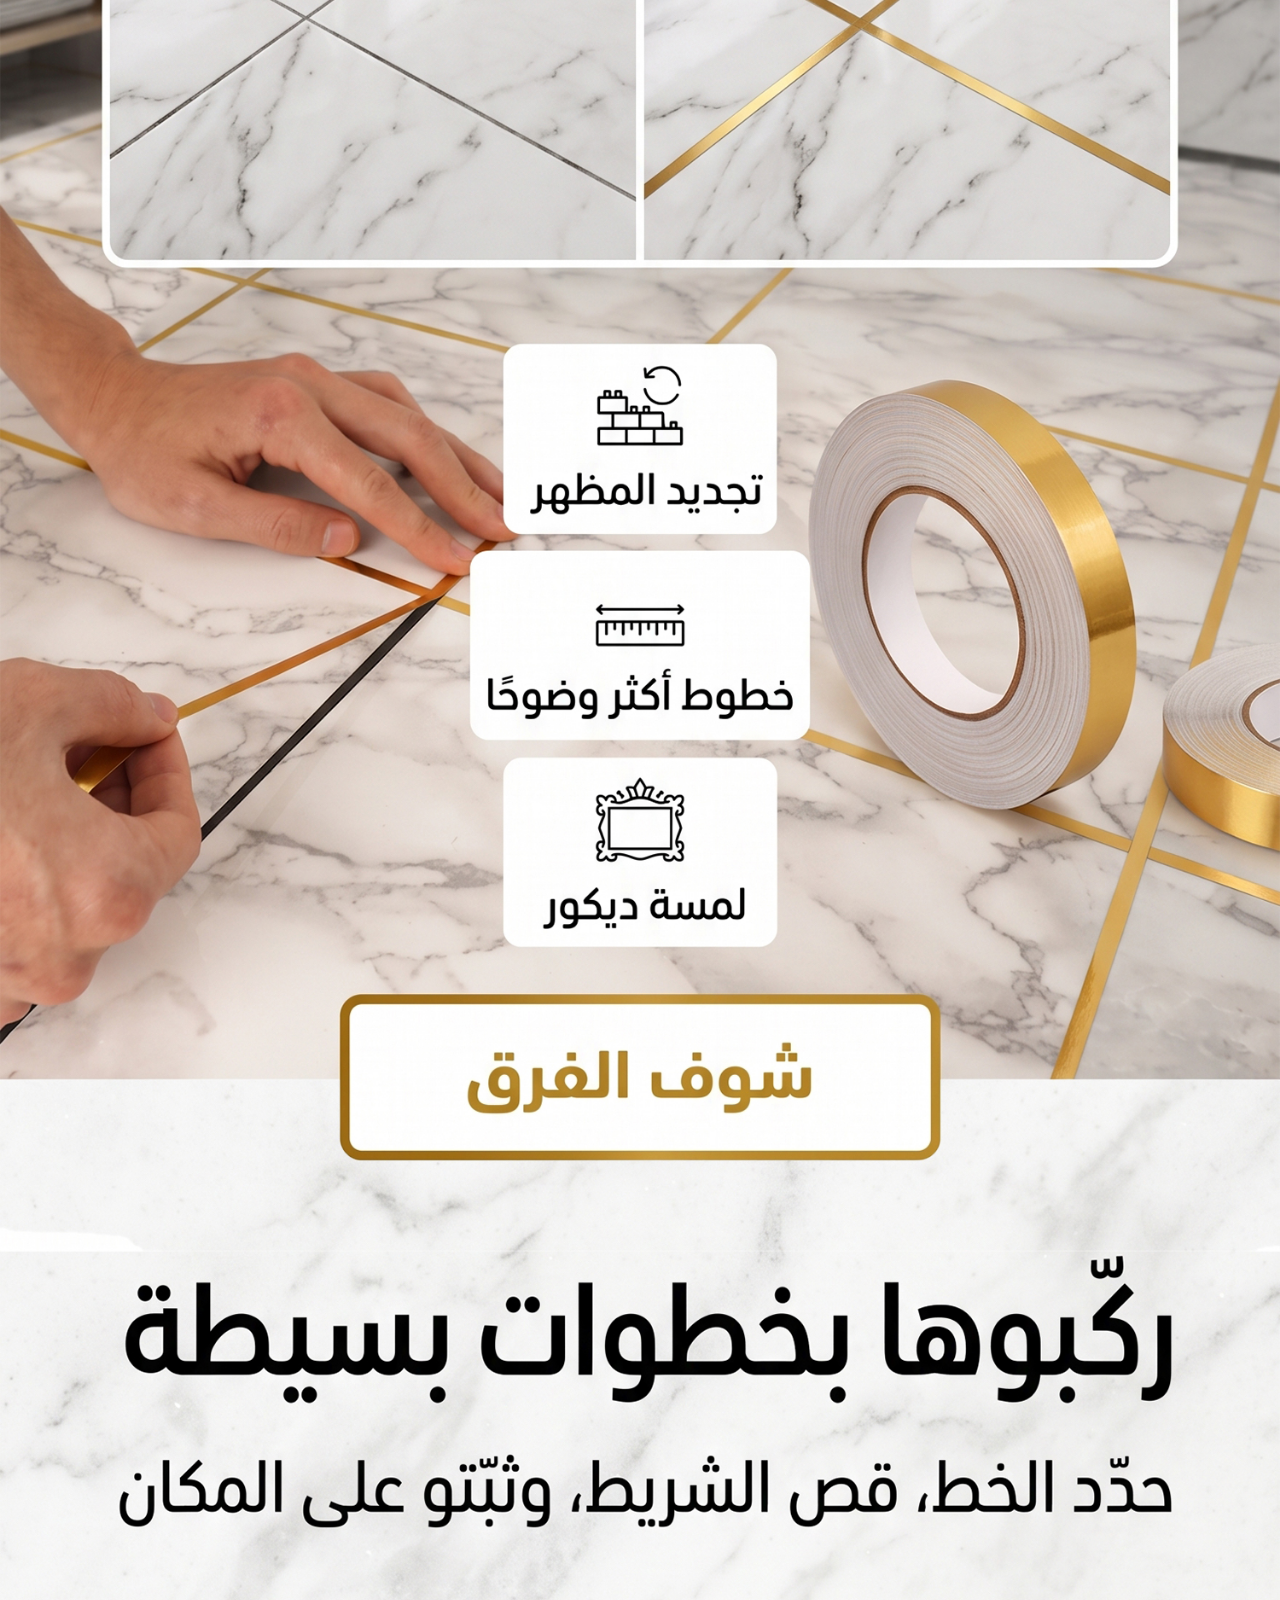
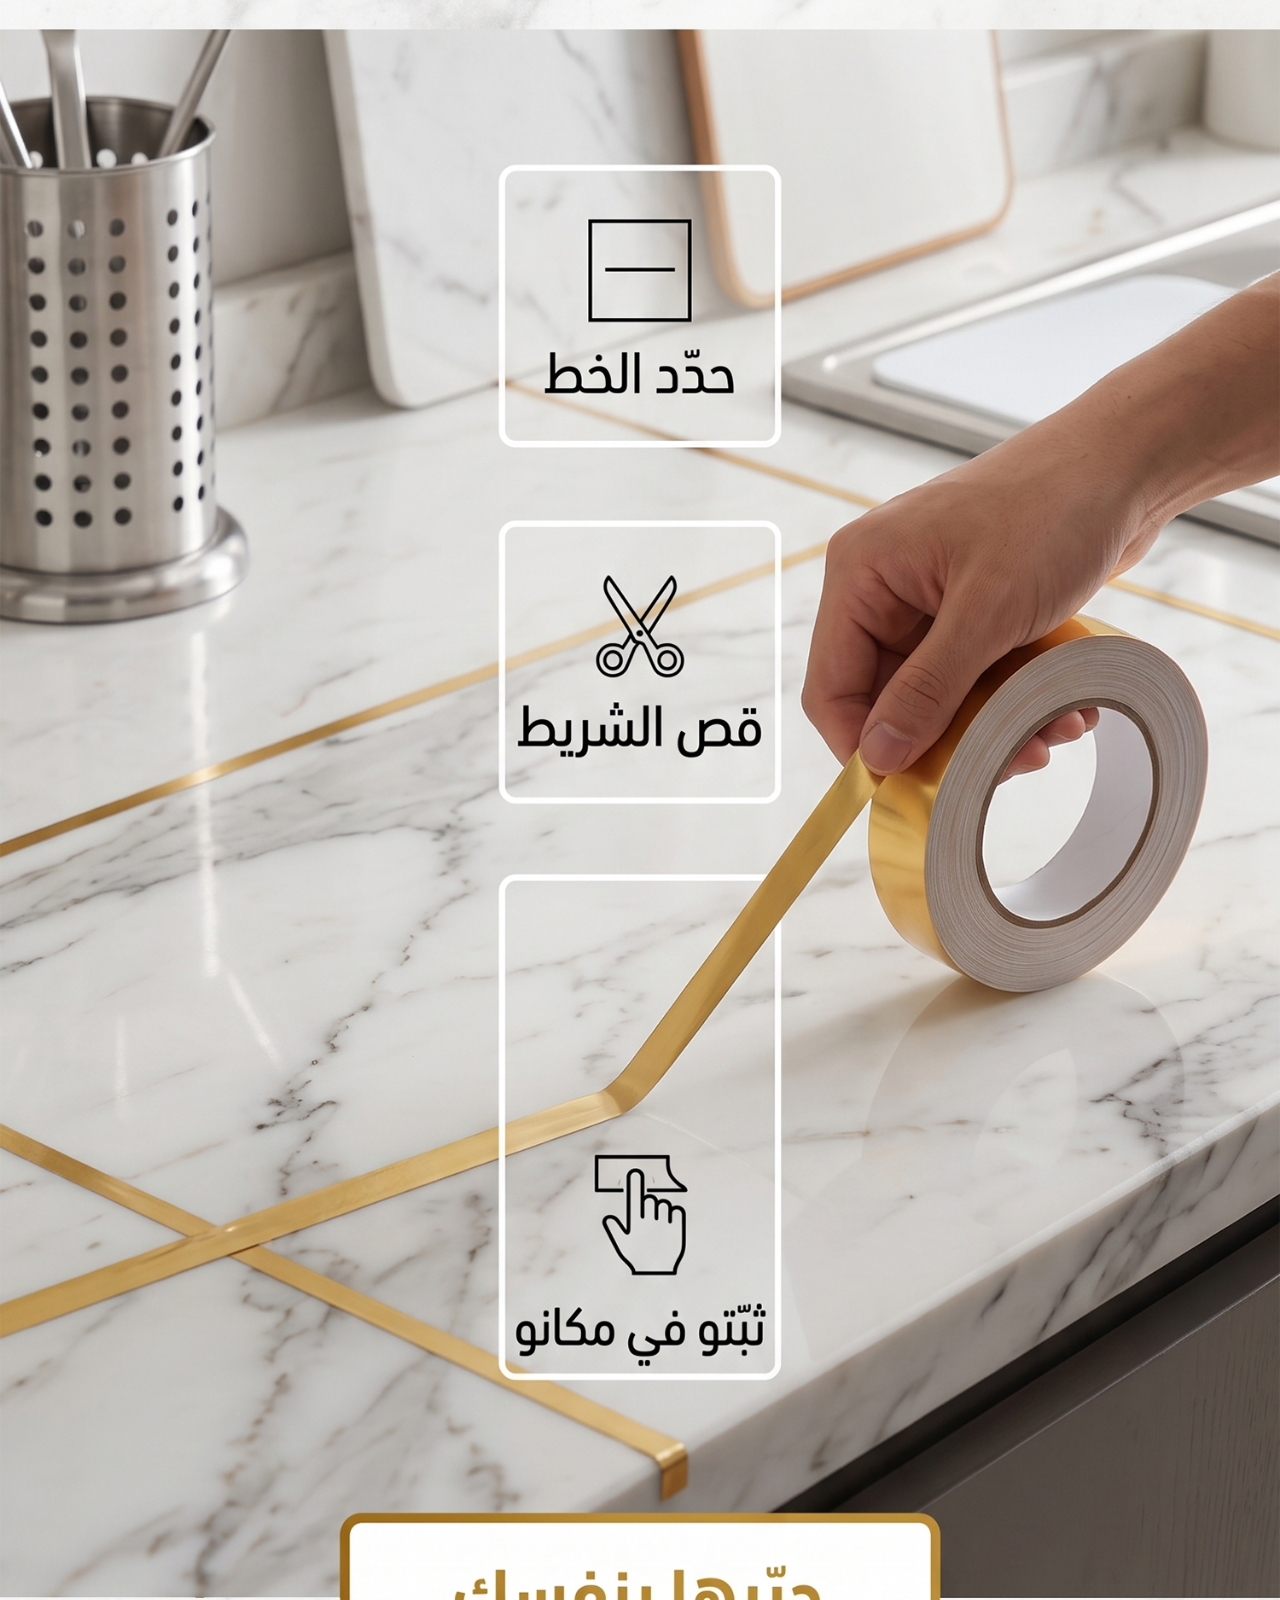
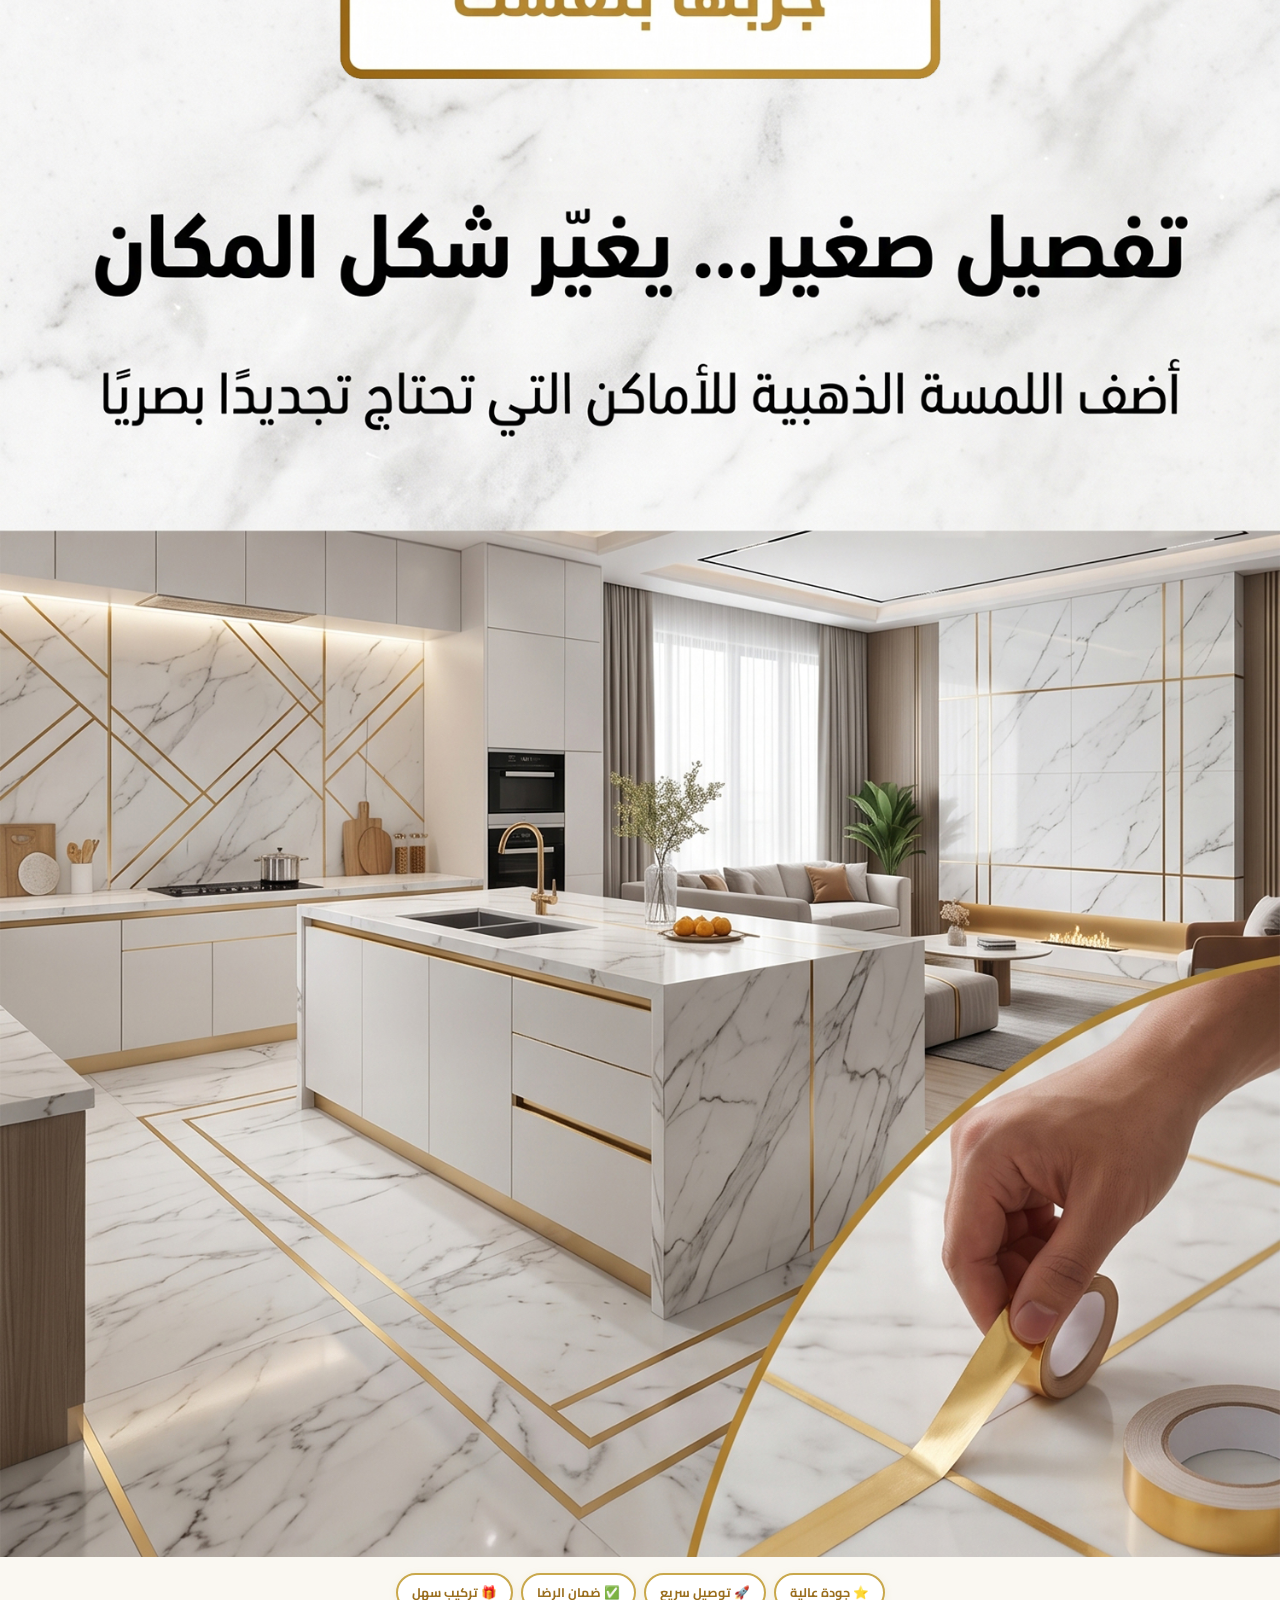
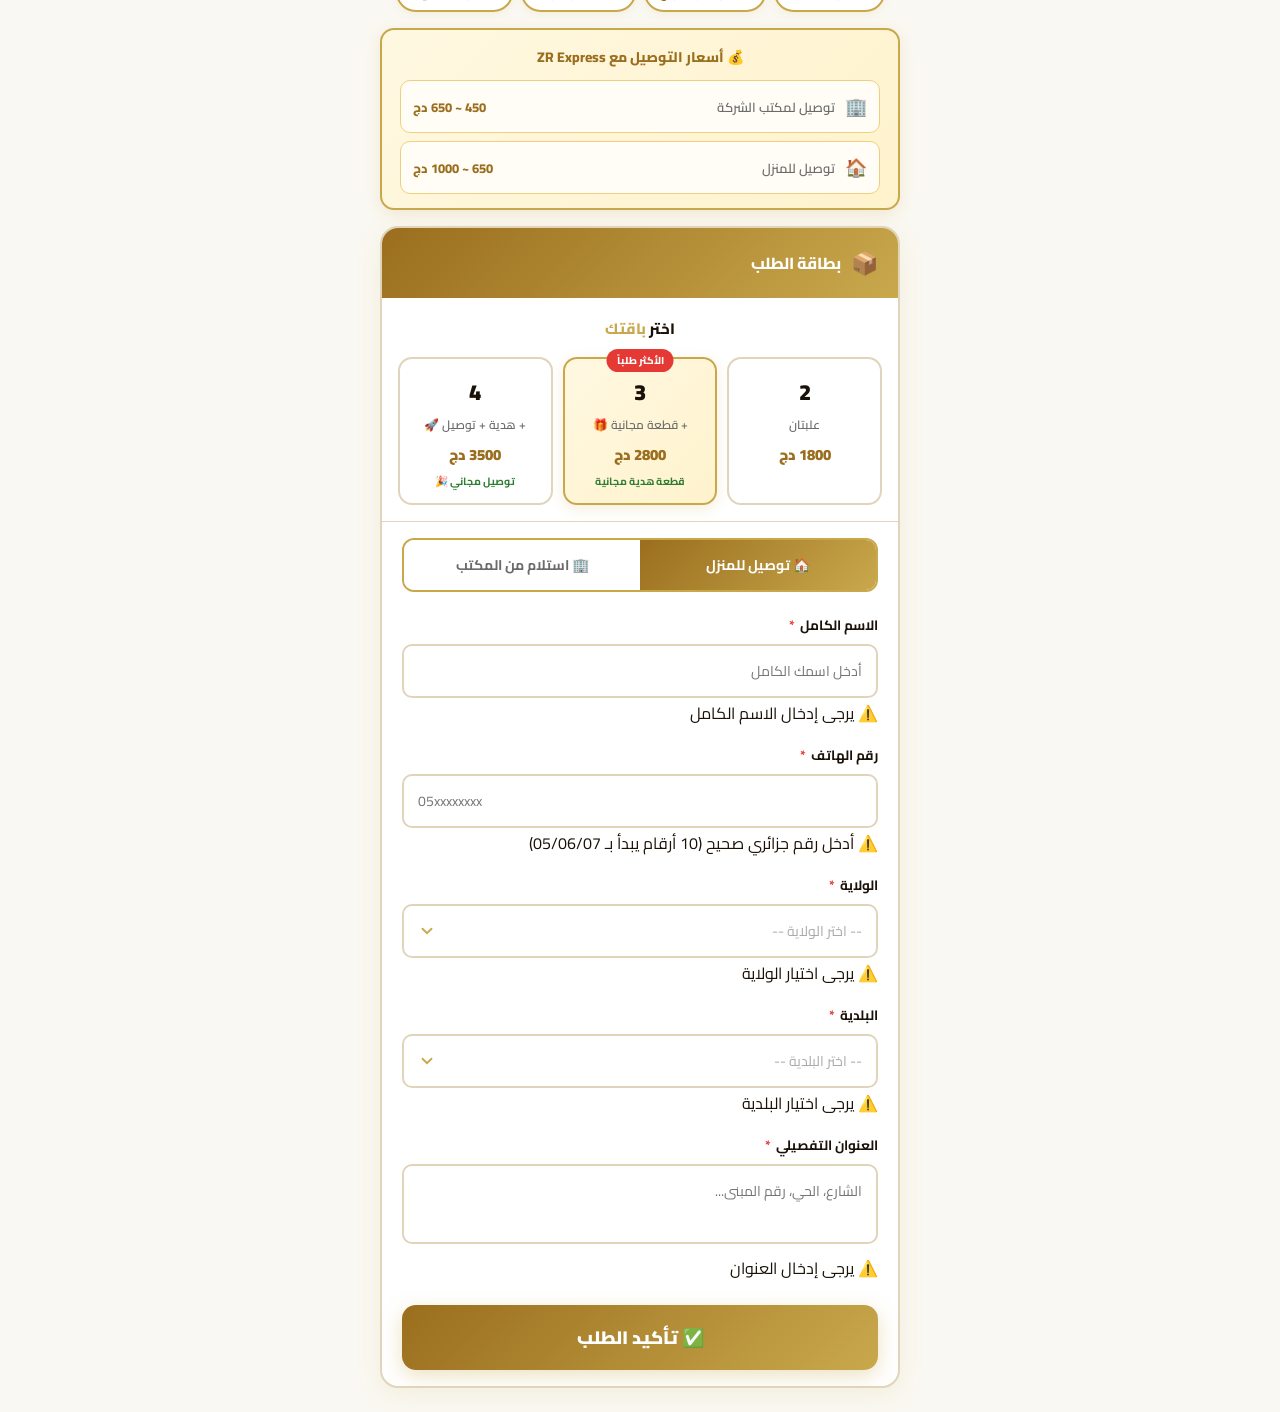
<file: cola/page1.html>
<!DOCTYPE html>
<html lang="ar" dir="rtl">
<head>
  <meta charset="UTF-8" />
  <meta name="viewport" content="width=device-width, initial-scale=1.0" />
  <title>عرض الباقة | شريط الذهب</title>
  <link rel="preconnect" href="https://fonts.googleapis.com" />
  <link href="https://fonts.googleapis.com/css2?family=Cairo:wght@400;600;700;800;900&display=swap" rel="stylesheet" />
  <style>
    html { scroll-behavior: smooth; }
    *, *::before, *::after { box-sizing: border-box; margin: 0; padding: 0; }

    :root {
      --gold: #C9A84C;
      --gold-light: #F0D080;
      --gold-dark: #9A6E1E;
      --dark: #1a1208;
      --bg: #faf8f2;
      --white: #ffffff;
      --red: #e53935;
      --green: #2e7d32;
      --gray: #6b6b6b;
      --border: #e0d5bb;
      --accent: #1a237e;
    }

    body {
      font-family: 'Cairo', sans-serif;
      background: var(--bg);
      color: var(--dark);
      direction: rtl;
    }

    /* ===== TOP BANNER ===== */
    .top-banner {
      background: #1a1a1a;
      color: #fff;
      text-align: center;
      padding: 10px 16px;
      font-size: 13px;
      font-weight: 600;
      letter-spacing: 0.2px;
    }
    .top-banner span { color: var(--gold-light); font-weight: 800; }


    /* ===== HERO ===== */
    .hero img { width: 100%; display: block; }

    /* ===== BADGE STRIP ===== */
    .badges {
      display: flex;
      justify-content: center;
      gap: 8px;
      flex-wrap: wrap;
      padding: 16px 12px 0;
    }
    .badge {
      background: #fff;
      border: 2px solid var(--gold);
      border-radius: 30px;
      padding: 6px 14px;
      font-size: 12.5px;
      font-weight: 700;
      color: var(--gold-dark);
      display: flex;
      align-items: center;
      gap: 5px;
      box-shadow: 0 2px 8px rgba(201,168,76,.12);
    }

    /* ===== OFFERS SELECTOR ===== */
    .section-title {
      text-align: center;
      font-size: 20px;
      font-weight: 900;
      padding: 18px 16px 8px;
    }
    .section-title span { color: var(--gold); }

    .offers-grid {
      display: grid;
      grid-template-columns: repeat(3, 1fr);
      gap: 10px;
      padding: 0 0 16px;
    }
    .offer-option {
      border: 2.5px solid var(--border);
      border-radius: 14px;
      padding: 12px 8px;
      text-align: center;
      cursor: pointer;
      background: #fff;
      transition: all .25s;
      position: relative;
    }
    .offer-option.selected {
      border-color: var(--gold);
      background: linear-gradient(135deg, #fff8e1, #fff3cd);
      box-shadow: 0 4px 14px rgba(201,168,76,.2);
    }
    .offer-option .badge-best {
      position: absolute;
      top: -10px;
      left: 50%;
      transform: translateX(-50%);
      background: var(--red);
      color: #fff;
      font-size: 10px;
      font-weight: 800;
      padding: 2px 10px;
      border-radius: 20px;
      white-space: nowrap;
    }
    .offer-option .qty-label { font-size: 22px; font-weight: 900; color: var(--dark); }
    .offer-option .name-label { font-size: 12px; font-weight: 600; color: var(--gray); }
    .offer-option .price-label { font-size: 15px; font-weight: 900; color: var(--gold-dark); margin-top: 4px; }
    .offer-option .savings { font-size: 10.5px; color: var(--green); font-weight: 700; margin-top: 2px; }

    /* ===== PRICE ALERT ===== */
    .price-alert {
      background: linear-gradient(135deg, #fff8e1, #fff3cd);
      border: 2px solid var(--gold);
      border-radius: 14px;
      margin: 16px 16px;
      padding: 14px 18px;
      box-shadow: 0 4px 15px rgba(201,168,76,.18);
    }
    .price-alert h3 {
      font-size: 14px;
      font-weight: 800;
      color: var(--gold-dark);
      margin-bottom: 10px;
      text-align: center;
    }
    .price-alert .rows { display: flex; flex-direction: column; gap: 8px; }
    .price-alert .row {
      display: flex;
      align-items: center;
      gap: 10px;
      background: #fffdf5;
      border-radius: 10px;
      padding: 9px 12px;
      border: 1px solid #f0d080;
      font-size: 13px;
      font-weight: 600;
    }
    .price-alert .row .icon { font-size: 18px; }
    .price-alert .row .label { color: var(--gray); font-weight: 600; flex: 1; }
    .price-alert .row .price { color: var(--gold-dark); font-weight: 800; }

    /* ===== OFFER SELECTOR INSIDE CARD ===== */
    .offer-selector-inner {
      padding: 16px 16px 0;
      border-bottom: 1px solid var(--border);
    }
    .offer-selector-title {
      text-align: center;
      font-size: 15px;
      font-weight: 800;
      color: var(--dark);
      margin-bottom: 14px;
    }
    .offer-selector-title span { color: var(--gold); }

    /* ===== ORDER CARD ===== */
    .order-card {
      margin: 0 16px 24px;
      background: var(--white);
      border-radius: 18px;
      border: 2px solid var(--border);
      box-shadow: 0 6px 24px rgba(201,168,76,.12);
      overflow: hidden;
    }
    .order-card-header {
      background: linear-gradient(135deg, var(--gold-dark), var(--gold));
      padding: 14px 20px;
      display: flex;
      align-items: center;
      gap: 10px;
    }
    .order-card-header h3 { color: #fff; font-size: 16px; font-weight: 800; }

    .price-summary {
      padding: 14px 20px;
      border-bottom: 1px solid var(--border);
    }
    .price-row {
      display: flex;
      justify-content: space-between;
      align-items: center;
      font-size: 14px;
      margin-bottom: 6px;
      color: var(--gray);
    }
    .price-row.total {
      border-top: 1px dashed var(--border);
      padding-top: 10px;
      margin-top: 8px;
      font-size: 18px;
      font-weight: 900;
      color: var(--dark);
    }
    .price-row.total .amount { color: var(--gold-dark); }
    .price-row .savings-tag {
      background: #e8f5e9;
      color: var(--green);
      font-size: 11px;
      font-weight: 800;
      padding: 2px 8px;
      border-radius: 20px;
    }

    /* ===== FORM ===== */
    .form-section { padding: 16px 20px; }

    .delivery-tabs {
      display: flex;
      margin-bottom: 20px;
      border-radius: 12px;
      overflow: hidden;
      border: 2px solid var(--gold);
    }
    .delivery-tabs button {
      flex: 1;
      padding: 12px 8px;
      border: none;
      background: #fff;
      font-family: 'Cairo', sans-serif;
      font-size: 14px;
      font-weight: 700;
      cursor: pointer;
      color: var(--gray);
      transition: all .25s;
      display: flex;
      align-items: center;
      justify-content: center;
      gap: 6px;
    }
    .delivery-tabs button.active {
      background: linear-gradient(135deg, var(--gold-dark), var(--gold));
      color: #fff;
    }

    .form-group { margin-bottom: 14px; }
    .form-group label { display: block; font-size: 13.5px; font-weight: 700; color: var(--dark); margin-bottom: 6px; }
    .form-group label .required { color: var(--red); margin-right: 2px; }
    .form-group input,
    .form-group textarea {
      width: 100%;
      padding: 12px 14px;
      border: 2px solid var(--border);
      border-radius: 10px;
      font-family: 'Cairo', sans-serif;
      font-size: 14px;
      color: var(--dark);
      background: #fff;
      transition: border-color .2s;
      outline: none;
    }
    .form-group input:focus,
    .form-group textarea:focus { border-color: var(--gold); }
    .form-group textarea { resize: none; height: 80px; }
    .form-group input.error { border-color: var(--red); }

    /* ===== CUSTOM SELECT ===== */
    .cs-wrap { position: relative; }
    .cs-trigger {
      display: flex; align-items: center; justify-content: space-between;
      padding: 12px 14px;
      border: 2px solid var(--border);
      border-radius: 10px;
      background: #fff;
      cursor: pointer;
      min-height: 48px;
      transition: border-color .2s, box-shadow .2s;
      user-select: none;
    }
    .cs-wrap.cs-open .cs-trigger,
    .cs-trigger:hover { border-color: var(--gold); }
    .cs-wrap.cs-open .cs-trigger { box-shadow: 0 0 0 3px rgba(201,168,76,.15); }
    .cs-trigger.cs-error { border-color: var(--red) !important; }
    .cs-val { font-family: 'Cairo', sans-serif; font-size: 14px; color: var(--dark); flex:1; }
    .cs-ph { color: #aaa !important; }
    .cs-chevron { width:18px; height:18px; color: var(--gold); transition: transform .25s; flex-shrink:0; margin-right:6px; }
    .cs-wrap.cs-open .cs-chevron { transform: rotate(180deg); }
    .cs-panel {
      position: absolute; top: calc(100% + 6px); right:0; left:0;
      background: #fff;
      border: 2px solid var(--gold);
      border-radius: 14px;
      box-shadow: 0 12px 32px rgba(0,0,0,.14);
      z-index: 500;
      overflow: hidden;
      display: none;
    }
    .cs-wrap.cs-open .cs-panel { display: block; animation: cs-drop .2s ease; }
    @keyframes cs-drop { from{opacity:0;transform:translateY(-8px)} to{opacity:1;transform:translateY(0)} }
    .cs-search-row { padding: 10px 10px 8px; border-bottom: 1px solid var(--border); }
    .cs-search {
      width: 100%; padding: 9px 12px;
      border: 1.5px solid var(--border); border-radius: 8px;
      font-family: 'Cairo', sans-serif; font-size: 13px;
      outline: none; direction: rtl; background: #faf8f2;
      transition: border-color .2s;
    }
    .cs-search:focus { border-color: var(--gold); }
    .cs-list {
      list-style: none; max-height: 210px; overflow-y: auto;
      padding: 6px 0;
      scrollbar-width: thin; scrollbar-color: var(--gold-light) transparent;
    }
    .cs-list::-webkit-scrollbar { width: 5px; }
    .cs-list::-webkit-scrollbar-thumb { background: var(--gold-light); border-radius: 4px; }
    .cs-item {
      padding: 10px 16px; font-family: 'Cairo', sans-serif; font-size: 13.5px;
      cursor: pointer; display: flex; align-items: center; justify-content: space-between;
      transition: background .15s; color: var(--dark);
    }
    .cs-item:hover { background: #fff8e1; }
    .cs-item.cs-selected { background: #fff3cd; color: var(--gold-dark); font-weight: 700; }
    .cs-check { color: var(--gold-dark); font-weight: 900; font-size: 14px; }
    .cs-no-result { display: none; text-align: center; padding: 14px; font-size: 13px; color: var(--gray); }



    @keyframes shake {
      0%,100%{transform:translateX(0)}
      20%{transform:translateX(-6px)}
      40%{transform:translateX(6px)}
      60%{transform:translateX(-4px)}
      80%{transform:translateX(4px)}
    }
    .shake { animation: shake .5s ease; }

    .submit-btn {
      width: 100%;
      padding: 16px;
      background: linear-gradient(135deg, var(--gold-dark), var(--gold));
      color: #fff;
      border: none;
      border-radius: 14px;
      font-family: 'Cairo', sans-serif;
      font-size: 18px;
      font-weight: 900;
      cursor: pointer;
      margin-top: 8px;
      box-shadow: 0 6px 20px rgba(201,168,76,.35);
      transition: transform .2s, box-shadow .2s;
    }
    .submit-btn:hover { transform: translateY(-2px); box-shadow: 0 10px 28px rgba(201,168,76,.45); }

    .hidden { display: none !important; }

    /* ===== MODAL ===== */
    .modal-overlay {
      position: fixed; inset: 0;
      background: rgba(0,0,0,.55);
      z-index: 1000;
      display: flex; align-items: center; justify-content: center;
      padding: 20px;
      opacity: 0; visibility: hidden;
      transition: all .3s;
    }
    .modal-overlay.open { opacity: 1; visibility: visible; }
    .modal {
      background: #fff; border-radius: 20px;
      width: 100%; max-width: 420px; overflow: hidden;
      transform: scale(.9) translateY(20px);
      transition: transform .3s;
    }
    .modal-overlay.open .modal { transform: scale(1) translateY(0); }
    .modal-header { background: linear-gradient(135deg, #2e7d32, #43a047); padding: 20px; text-align: center; }
    .modal-header .checkmark { font-size: 48px; display: block; }
    .modal-header h2 { color: #fff; font-size: 18px; font-weight: 900; margin-top: 6px; }
    .modal-body { padding: 20px; }
    .modal-row { display: flex; justify-content: space-between; align-items: center; padding: 10px 0; border-bottom: 1px solid #f0ead8; font-size: 14px; }
    .modal-row:last-child { border: none; }
    .modal-row .key { color: var(--gray); font-weight: 600; }
    .modal-row .val { font-weight: 800; color: var(--dark); }
    .modal-row .val.gold { color: var(--gold-dark); font-size: 17px; }
    .modal-order-id { background: #fff8e1; border: 2px dashed var(--gold); border-radius: 12px; text-align: center; padding: 12px; margin-bottom: 16px; }
    .modal-order-id p { font-size: 12px; color: var(--gray); }
    .modal-order-id h3 { font-size: 22px; font-weight: 900; color: var(--gold-dark); letter-spacing: 1.5px; }
    .modal-close-btn { width: 100%; padding: 14px; background: linear-gradient(135deg, var(--gold-dark), var(--gold)); color: #fff; border: none; border-radius: 12px; font-family: 'Cairo', sans-serif; font-size: 16px; font-weight: 800; cursor: pointer; margin-top: 16px; }

    /* ===== TOP CTA BUTTON ===== */
    .top-cta-section {
      padding: 12px 16px;
      display: flex;
      justify-content: center;
    }
    .top-cta-btn {
      display: inline-flex;
      align-items: center;
      justify-content: center;
      gap: 10px;
      width: 100%;
      max-width: 520px;
      padding: 14px 20px;
      background: linear-gradient(135deg, #875d16 0%, #b8860b 35%, #d4af37 60%, #a2751f 100%);
      background-size: 200% auto;
      color: #ffffff;
      text-decoration: none;
      border: 2px solid #fff;
      outline: 2.5px solid var(--gold);
      border-radius: 14px;
      font-family: 'Cairo', sans-serif;
      font-size: 16.5px;
      font-weight: 800;
      box-shadow: 0 6px 20px rgba(201, 168, 76, 0.45);
      cursor: pointer;
      transition: all 0.3s ease;
      animation: cta-pulse 2.2s infinite;
      text-shadow: 0 1px 2px rgba(0, 0, 0, 0.35);
    }
    .top-cta-btn:hover {
      transform: translateY(-2px);
      box-shadow: 0 10px 28px rgba(201, 168, 76, 0.6);
      filter: brightness(1.05);
    }
    .top-cta-btn:active {
      transform: translateY(1px);
    }
    .top-cta-btn .cta-icon {
      font-size: 21px;
      display: flex;
      align-items: center;
    }
    .top-cta-btn .cta-text {
      flex: 1;
      text-align: center;
    }
    .top-cta-btn .cta-badge {
      background: rgba(0, 0, 0, 0.22);
      border-radius: 20px;
      padding: 3px 10px;
      font-size: 12px;
      font-weight: 700;
      border: 1px solid rgba(255, 255, 255, 0.4);
      white-space: nowrap;
    }
    @keyframes cta-pulse {
      0% {
        box-shadow: 0 0 0 0 rgba(201, 168, 76, 0.65), 0 6px 20px rgba(201, 168, 76, 0.4);
      }
      70% {
        box-shadow: 0 0 0 12px rgba(201, 168, 76, 0), 0 6px 20px rgba(201, 168, 76, 0.4);
      }
      100% {
        box-shadow: 0 0 0 0 rgba(201, 168, 76, 0), 0 6px 20px rgba(201, 168, 76, 0.4);
      }
    }
    @keyframes highlight-card {
      0% { box-shadow: 0 0 0 0 rgba(201, 168, 76, 0.8); }
      40% { box-shadow: 0 0 0 8px rgba(201, 168, 76, 0.5), 0 8px 32px rgba(201, 168, 76, 0.35); }
      100% { box-shadow: 0 6px 24px rgba(201,168,76,.12); }
    }
    .order-card.highlight {
      animation: highlight-card 1.5s ease-out;
    }

    @media (min-width: 640px) {
      .order-card { max-width: 520px; margin: 0 auto 24px; }
      .price-alert { max-width: 520px; margin: 16px auto; }
      .badges { max-width: 520px; margin: 0 auto; }
      .top-cta-section { max-width: 520px; margin: 0 auto; }
    }
  </style>
</head>
<body>

<!-- TOP BANNER -->
<div class="top-banner">✨ غيّر شكل بلاطك — <span>بلمسة ذهبية بسيطة</span></div>

<!-- TOP CTA -->
<div class="top-cta-section">
  <a href="#order-card" class="top-cta-btn" onclick="scrollToOrder(event)">
    <span class="cta-icon">🛒</span>
    <span class="cta-text">اطلب الآن — الدفع عند الاستلام</span>
    <span class="cta-badge">توصيل 58 ولاية 🚀</span>
  </a>
</div>

<!-- HERO -->
<div class="hero"><img src="hero.jpg" alt="شريط الذهب - غيّر شكل البلاط" /></div>

<!-- BADGES -->
<div class="badges">
  <div class="badge">⭐ جودة عالية</div>
  <div class="badge">🚀 توصيل سريع</div>
  <div class="badge">✅ ضمان الرضا</div>
  <div class="badge">🎁 تركيب سهل</div>
</div>

<!-- PRICE ALERT -->
<div class="price-alert">
  <h3>💰 أسعار التوصيل مع ZR Express</h3>
  <div class="rows">
    <div class="row"><span class="icon">🏢</span><span class="label">توصيل لمكتب الشركة</span><span class="price">450 ~ 650 دج</span></div>
    <div class="row"><span class="icon">🏠</span><span class="label">توصيل للمنزل</span><span class="price">650 ~ 1000 دج</span></div>
  </div>
</div>

<!-- ORDER CARD -->
<div class="order-card" id="order-card">
  <div class="order-card-header">
    <span style="font-size:22px">📦</span>
    <h3>بطاقة الطلب</h3>
  </div>

  <!-- OFFER SELECTOR (inside card) -->
  <div class="offer-selector-inner">
    <p class="offer-selector-title">اختر <span>باقتك</span></p>
    <div class="offers-grid">
      <div class="offer-option" id="offer-1" onclick="selectOffer(1)">
        <div class="qty-label">2</div>
        <div class="name-label">علبتان</div>
        <div class="price-label">1800 دج</div>
        <div class="savings">&nbsp;</div>
      </div>
      <div class="offer-option selected" id="offer-2" onclick="selectOffer(2)">
        <div class="badge-best">الأكثر طلباً</div>
        <div class="qty-label">3</div>
        <div class="name-label">+ قطعة مجانية 🎁</div>
        <div class="price-label">2800 دج</div>
        <div class="savings">قطعة هدية مجانية</div>
      </div>
      <div class="offer-option" id="offer-3" onclick="selectOffer(3)">
        <div class="qty-label">4</div>
        <div class="name-label">+ هدية + توصيل 🚀</div>
        <div class="price-label">3500 دج</div>
        <div class="savings">توصيل مجاني 🎉</div>
      </div>
    </div>
  </div>




  <!-- FORM -->
  <div class="form-section">

    <!-- Delivery Tabs -->
    <div class="delivery-tabs">
      <button class="active" id="tab-home" onclick="switchDelivery('home')">🏠 توصيل للمنزل</button>
      <button id="tab-office" onclick="switchDelivery('office')">🏢 استلام من المكتب</button>
    </div>

    <div class="form-group">
      <label>الاسم الكامل <span class="required">*</span></label>
      <input type="text" id="full-name" placeholder="أدخل اسمك الكامل" />
      <span class="error-msg" id="err-name">⚠️ يرجى إدخال الاسم الكامل</span>
    </div>

    <div class="form-group">
      <label>رقم الهاتف <span class="required">*</span></label>
      <input type="tel" id="phone" placeholder="05xxxxxxxx" maxlength="10" />
      <span class="error-msg" id="err-phone">⚠️ أدخل رقم جزائري صحيح (10 أرقام يبدأ بـ 05/06/07)</span>
    </div>

    <div class="form-group">
      <label>الولاية <span class="required">*</span></label>
      <div class="cs-wrap" id="wilaya-cs"></div>
      <span class="error-msg" id="err-wilaya">⚠️ يرجى اختيار الولاية</span>
    </div>

    <!-- HOME -->
    <div id="home-fields">
      <div class="form-group">
        <label>البلدية <span class="required">*</span></label>
        <div class="cs-wrap" id="commune-cs"></div>
        <span class="error-msg" id="err-commune">⚠️ يرجى اختيار البلدية</span>
      </div>
      <div class="form-group">
        <label>العنوان التفصيلي <span class="required">*</span></label>
        <textarea id="address" placeholder="الشارع، الحي، رقم المبنى..."></textarea>
        <span class="error-msg" id="err-address">⚠️ يرجى إدخال العنوان</span>
      </div>
    </div>

    <!-- OFFICE -->
    <div id="office-fields" class="hidden">
      <div class="form-group">
        <label>مكتب ZR Express <span class="required">*</span></label>
        <div class="cs-wrap" id="office-cs"></div>
        <span class="error-msg" id="err-office">⚠️ يرجى اختيار المكتب</span>
      </div>
    </div>

    <button class="submit-btn" onclick="submitOrder()">✅ تأكيد الطلب</button>
  </div>
</div>

<!-- MODAL -->
<div class="modal-overlay" id="success-modal">
  <div class="modal">
    <div class="modal-header">
      <span class="checkmark">✅</span>
      <h2>تم تأكيد طلبك بنجاح!</h2>
    </div>
    <div class="modal-body">
      <div class="modal-order-id">
        <p>رقم طلبك</p>
        <h3 id="modal-order-num">–</h3>
      </div>
      <div class="modal-row"><span class="key">العرض المطلوب</span><span class="val" id="modal-offer">–</span></div>
      <div class="modal-row"><span class="key">نوع التوصيل</span><span class="val" id="modal-delivery-type">–</span></div>
      <div class="modal-row"><span class="key">العنوان</span><span class="val" id="modal-address">–</span></div>
      <div class="modal-row"><span class="key">التوفير</span><span class="val" style="color:var(--green)" id="modal-savings">–</span></div>
      <div class="modal-row"><span class="key">الإجمالي</span><span class="val gold" id="modal-total">–</span></div>
      <button class="modal-close-btn" onclick="closeModal()">حسناً، شكراً!</button>
    </div>
  </div>
</div>

<script src="data.js"></script>
<script src="customSelect.js"></script>
<script>
  // ===== OFFERS CONFIG =====
  const OFFERS = {
    1: { qty: 2, total: 1800, savings: 0,    freeDelivery: false, badgeLabel: 'علبتان — 1800 دج' },
    2: { qty: 3, total: 2800, savings: 0,    freeDelivery: false, badgeLabel: '3 علب + قطعة مجانية — 2800 دج' },
    3: { qty: 4, total: 3500, savings: 0,    freeDelivery: true,  badgeLabel: '4 علب + هدية + توصيل مجاني — 3500 دج' },
  };
  let selectedOffer = 2;
  let deliveryMode = 'home';

  // ===== INIT CUSTOM SELECTS =====
  const csWilaya  = new CustomSelect(document.getElementById('wilaya-cs'),  { placeholder: '-- اختر الولاية --',  onChange: onWilayaChange });
  const csCommune = new CustomSelect(document.getElementById('commune-cs'), { placeholder: '-- اختر البلدية --' });
  const csOffice  = new CustomSelect(document.getElementById('office-cs'),  { placeholder: '-- اختر المكتب --' });
  csWilaya.setOptions(WILAYAS.map(w => ({ value: w.code, label: w.name })));

  // ===== OFFERS =====
  function selectOffer(n) {
    selectedOffer = n;
    [1,2,3].forEach(i => document.getElementById('offer-'+i).classList.toggle('selected', i === n));
  }

  // ===== DELIVERY =====
  function switchDelivery(mode) {
    deliveryMode = mode;
    document.getElementById('tab-home').classList.toggle('active', mode === 'home');
    document.getElementById('tab-office').classList.toggle('active', mode === 'office');
    document.getElementById('home-fields').classList.toggle('hidden', mode !== 'home');
    document.getElementById('office-fields').classList.toggle('hidden', mode !== 'office');
    csCommune.reset('-- اختر البلدية --');
    csOffice.reset('-- اختر المكتب --');
    csWilaya.reset('-- اختر الولاية --');
    csWilaya.setOptions(WILAYAS.map(w => ({ value: w.code, label: w.name })));
  }

  function onWilayaChange(code) {
    csCommune.reset('-- اختر البلدية --');
    csOffice.reset('-- اختر المكتب --');
    if (!code) return;
    if (deliveryMode === 'home') {
      csCommune.setOptions((COMMUNES[code] || []).map(c => ({ value: c, label: c })));
    } else {
      csOffice.setOptions((ZR_OFFICES[code] || []).map(o => ({ value: o, label: o })));
    }
  }

  // ===== VALIDATION =====
  function validatePhone(val) { return /^(05|06|07)[0-9]{8}$/.test(val.trim()); }
  function showError(id, show) { document.getElementById(id).classList.toggle('show', show); }
  function shakeInput(id) {
    const el = document.getElementById(id);
    el.classList.add('error','shake');
    el.addEventListener('animationend', () => el.classList.remove('shake'), {once:true});
  }

  // ===== SUBMIT =====
  function submitOrder() {
    let valid = true;
    const name   = document.getElementById('full-name').value.trim();
    const phone  = document.getElementById('phone').value.trim();
    const wilaya = csWilaya.getValue();

    if (!name)               { shakeInput('full-name'); showError('err-name', true);   valid=false; } else showError('err-name', false);
    if (!validatePhone(phone)){ shakeInput('phone');    showError('err-phone', true);   valid=false; } else showError('err-phone', false);
    if (!wilaya)              { csWilaya.shakeError();  showError('err-wilaya', true);  valid=false; } else showError('err-wilaya', false);

    if (deliveryMode === 'home') {
      const commune = csCommune.getValue();
      const address = document.getElementById('address').value.trim();
      if (!commune) { csCommune.shakeError(); showError('err-commune', true); valid=false; } else showError('err-commune', false);
      if (!address) { shakeInput('address');  showError('err-address', true);  valid=false; } else showError('err-address', false);
    } else {
      const office = csOffice.getValue();
      if (!office) { csOffice.shakeError(); showError('err-office', true); valid=false; } else showError('err-office', false);
    }
    if (!valid) return;

    const o = OFFERS[selectedOffer];
    const orderNum = 'ZR-' + Date.now().toString().slice(-6);
    let addrText = '';
    if (deliveryMode === 'home') {
      addrText = csWilaya.getLabel() + ' / ' + csCommune.getLabel() + ' / ' + document.getElementById('address').value.trim();
    } else {
      addrText = csWilaya.getLabel() + ' / ' + csOffice.getLabel();
    }

    document.getElementById('modal-order-num').textContent = orderNum;
    document.getElementById('modal-offer').textContent = o.badgeLabel;
    document.getElementById('modal-delivery-type').textContent = deliveryMode === 'home' ? '🏠 توصيل للمنزل' : '🏢 استلام من المكتب';
    document.getElementById('modal-address').textContent = addrText;
    document.getElementById('modal-savings').textContent = o.freeDelivery ? '🚀 توصيل مجاني + 🎁 قطعة هدية' : (selectedOffer === 2 ? '🎁 قطعة هدية مجانية' : '—');
    document.getElementById('modal-total').textContent = o.total.toLocaleString('ar-DZ') + ' دج';
    document.getElementById('success-modal').classList.add('open');
  }

  function closeModal() { document.getElementById('success-modal').classList.remove('open'); }

  // ===== SCROLL TO ORDER =====
  function scrollToOrder(e) {
    if (e) e.preventDefault();
    const card = document.getElementById('order-card');
    if (card) {
      card.scrollIntoView({ behavior: 'smooth', block: 'start' });
      card.classList.remove('highlight');
      void card.offsetWidth;
      card.classList.add('highlight');
    }
  }
</script>
</body>
</html>
</file>
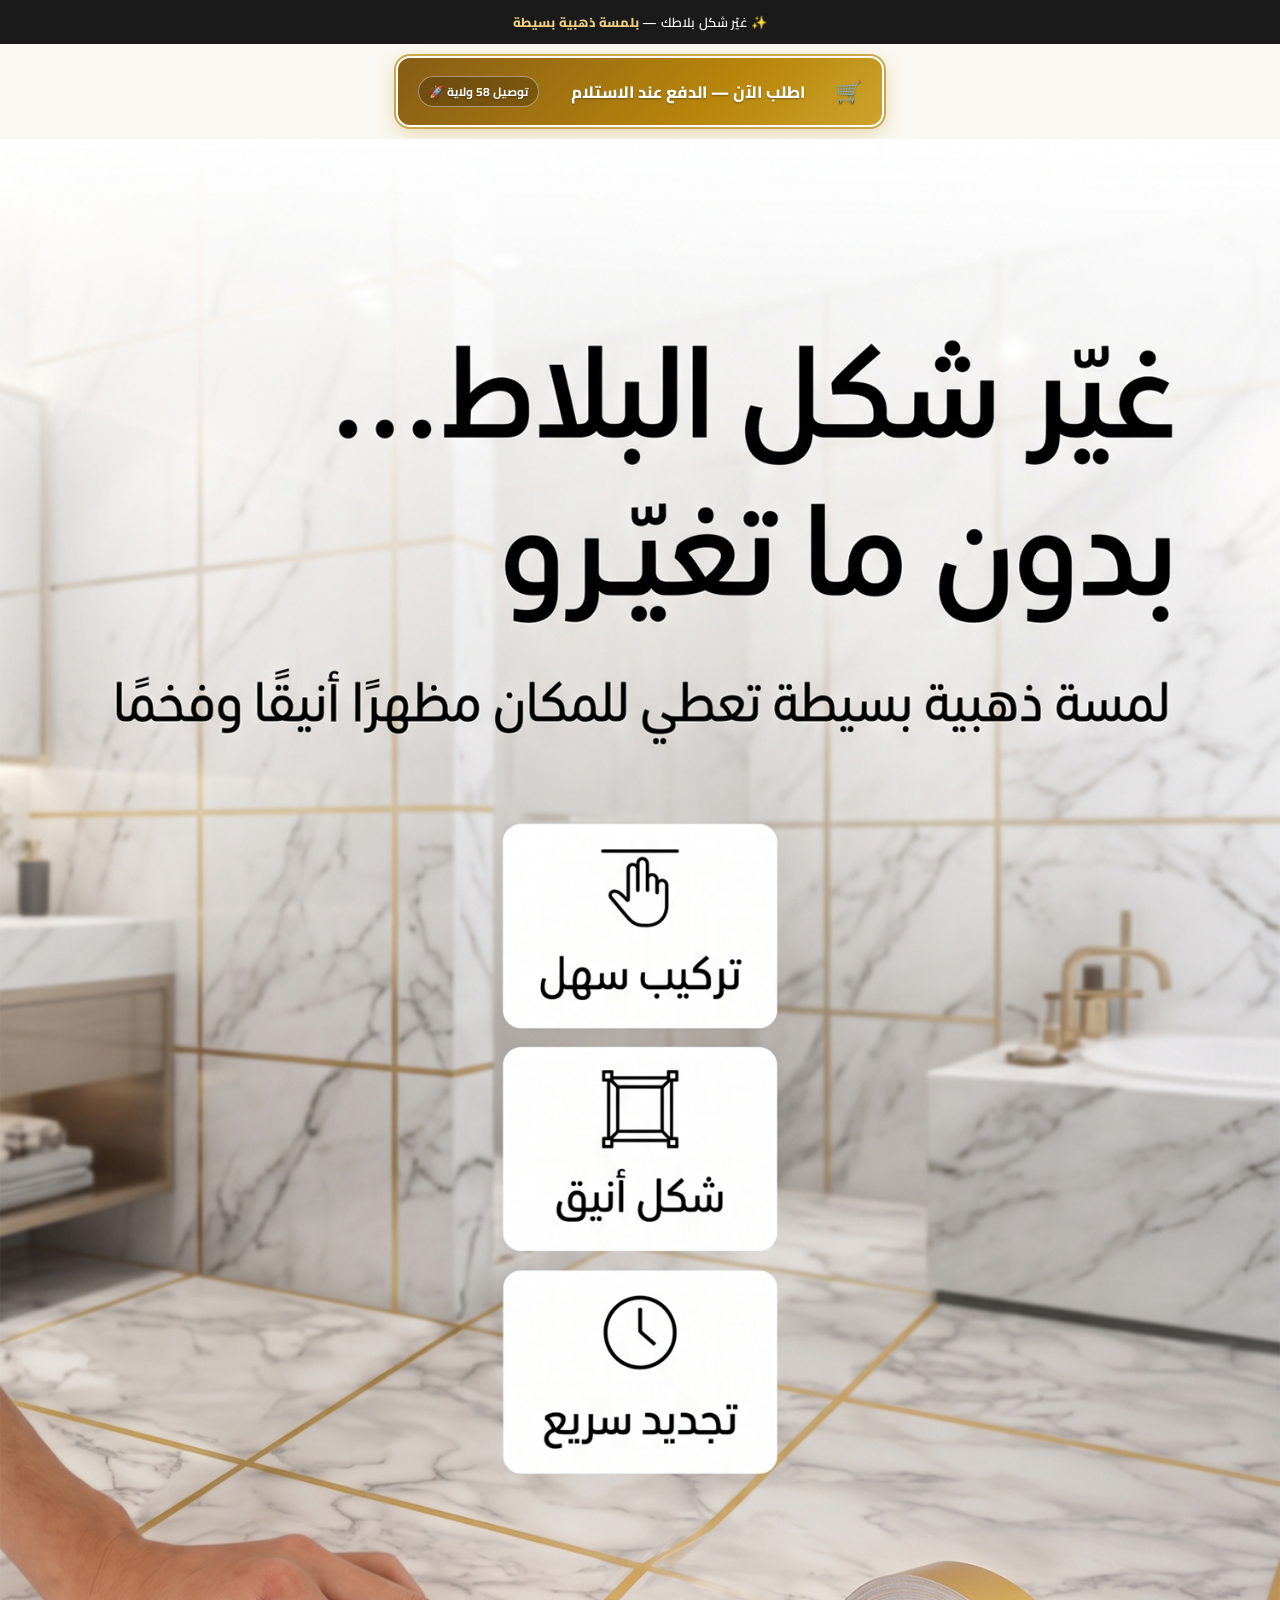
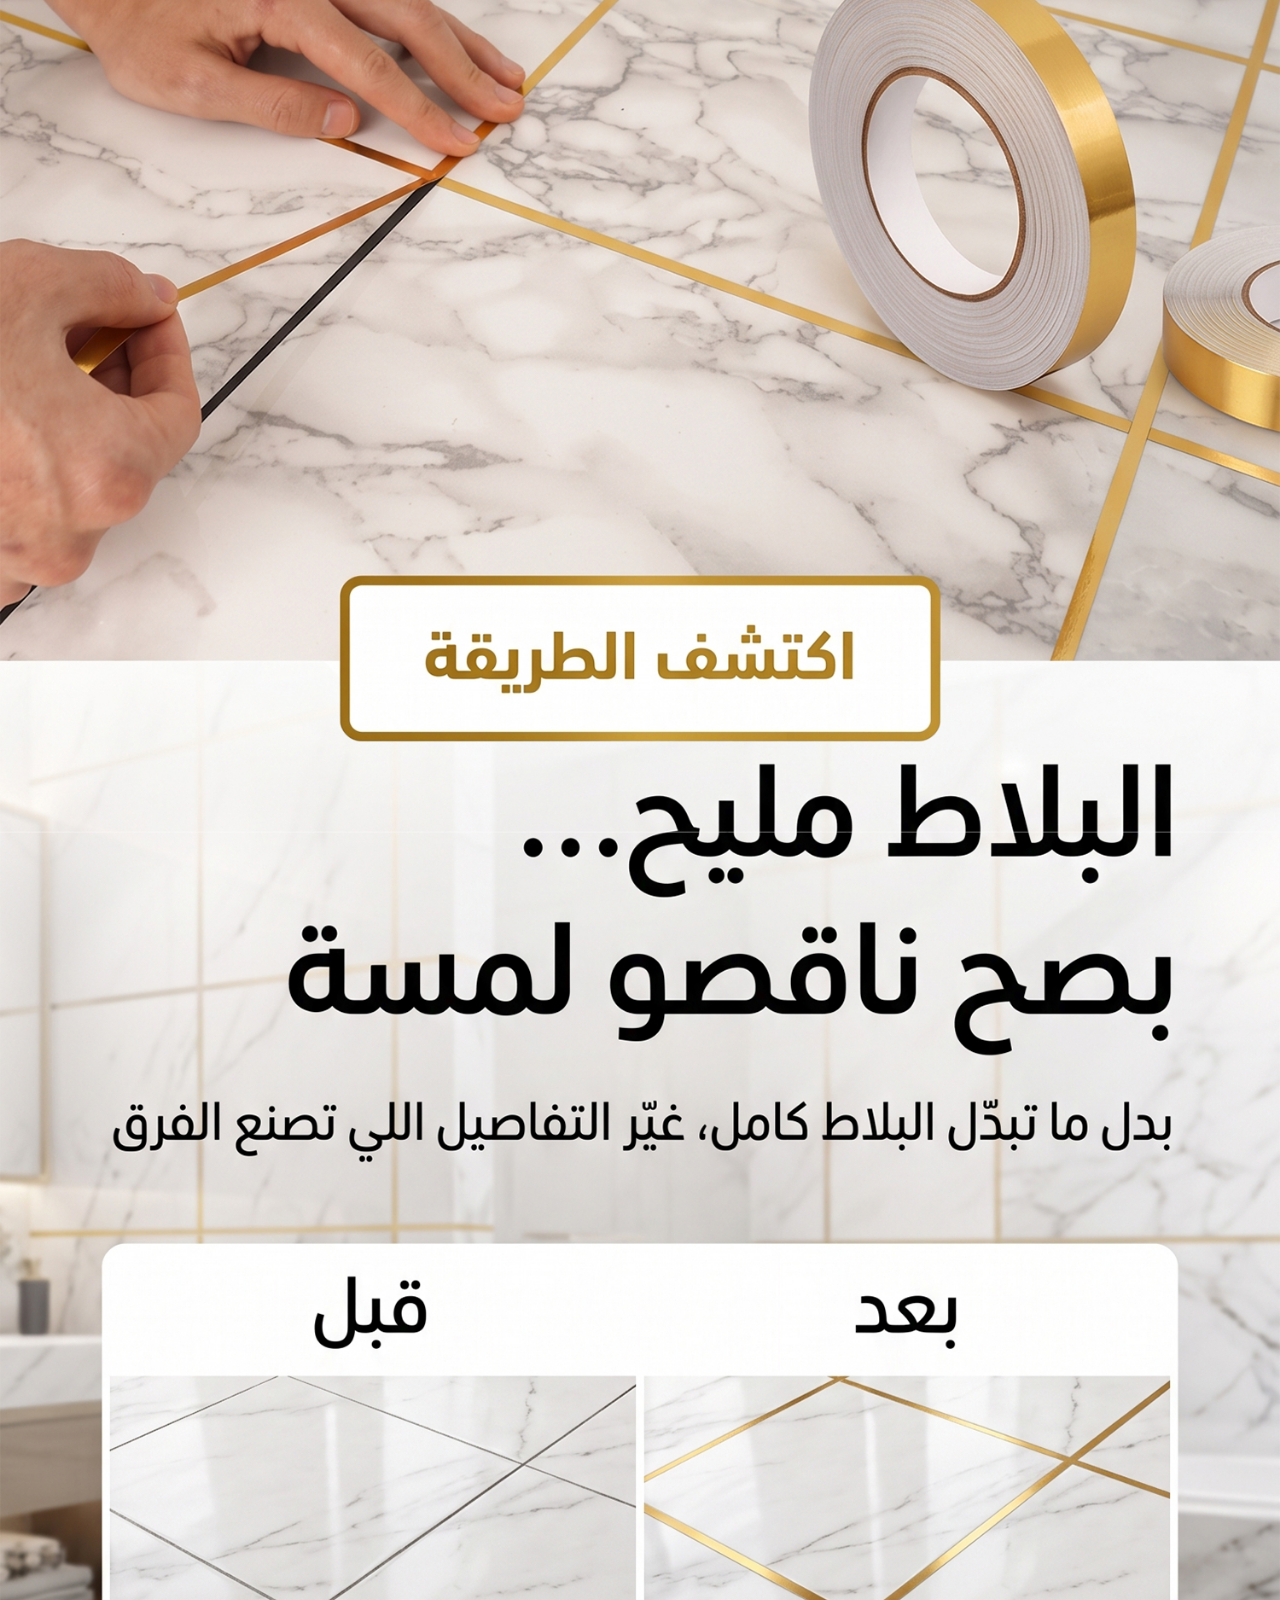
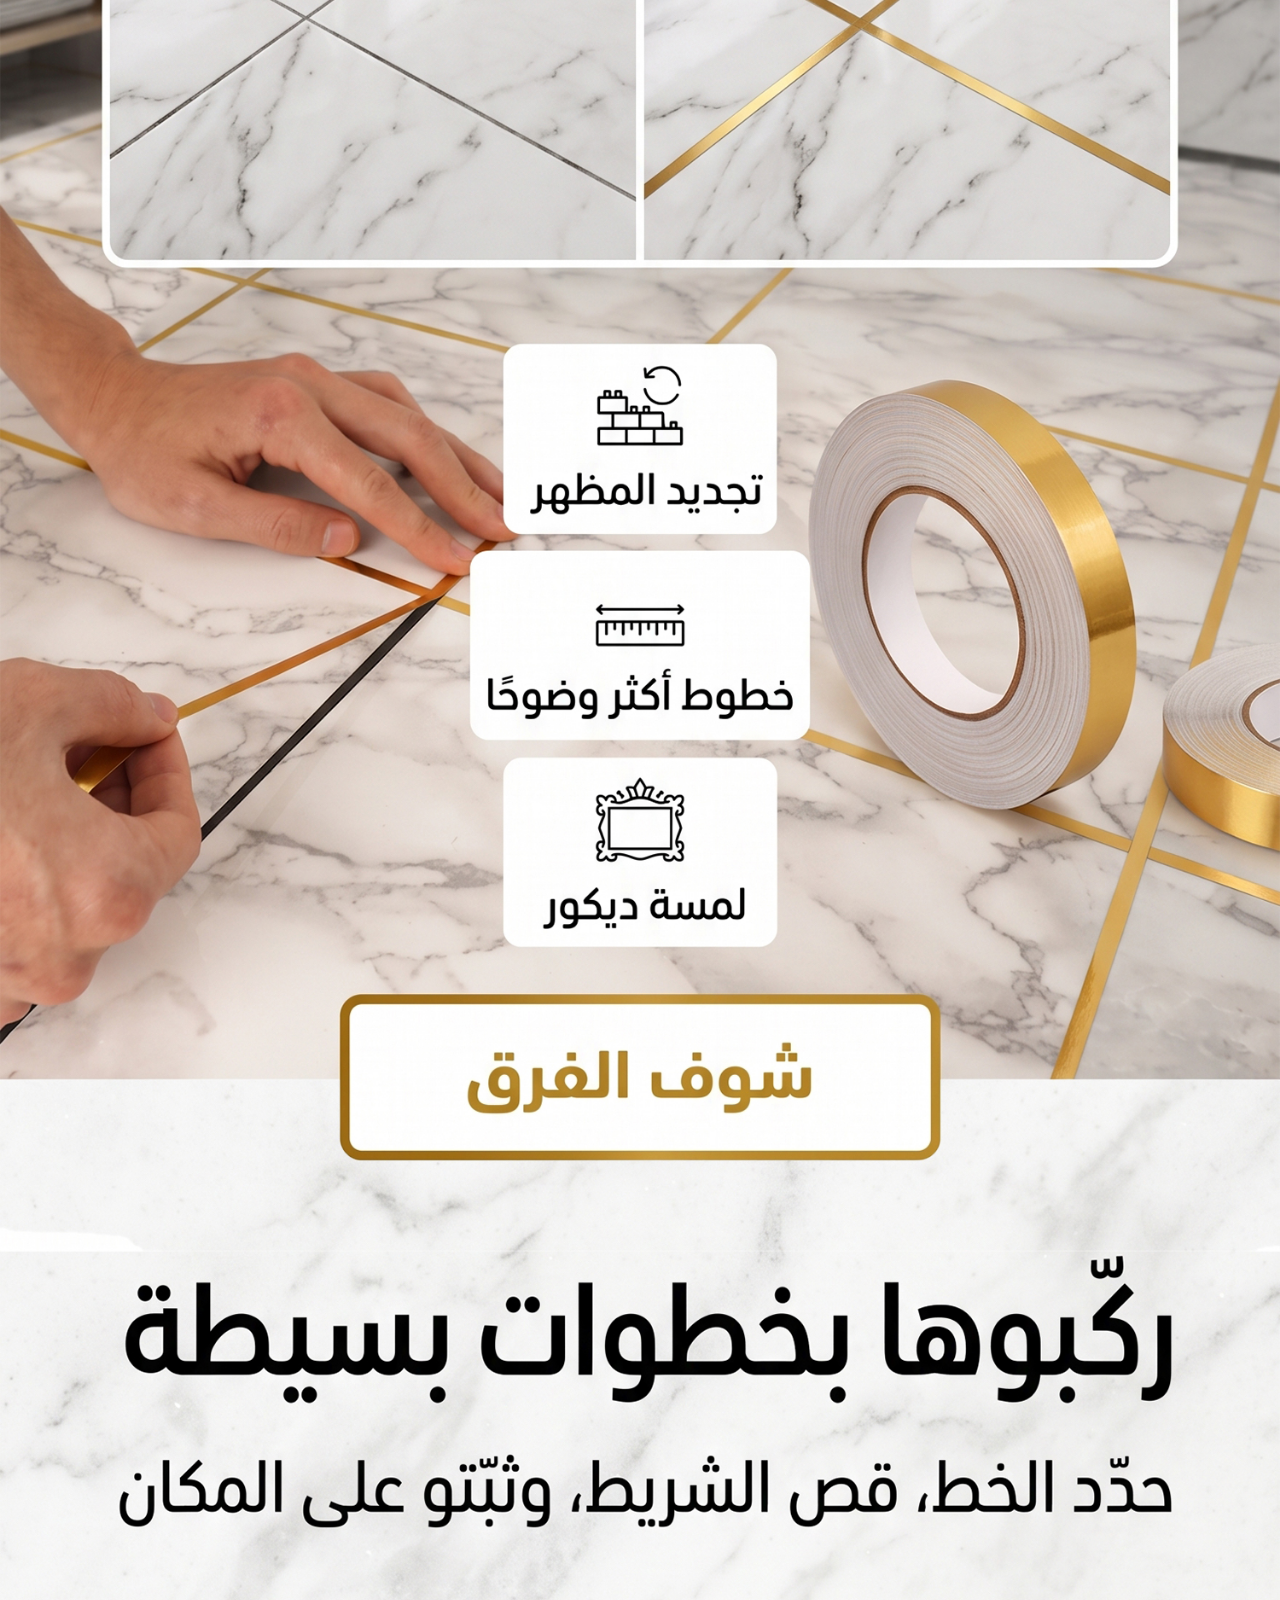
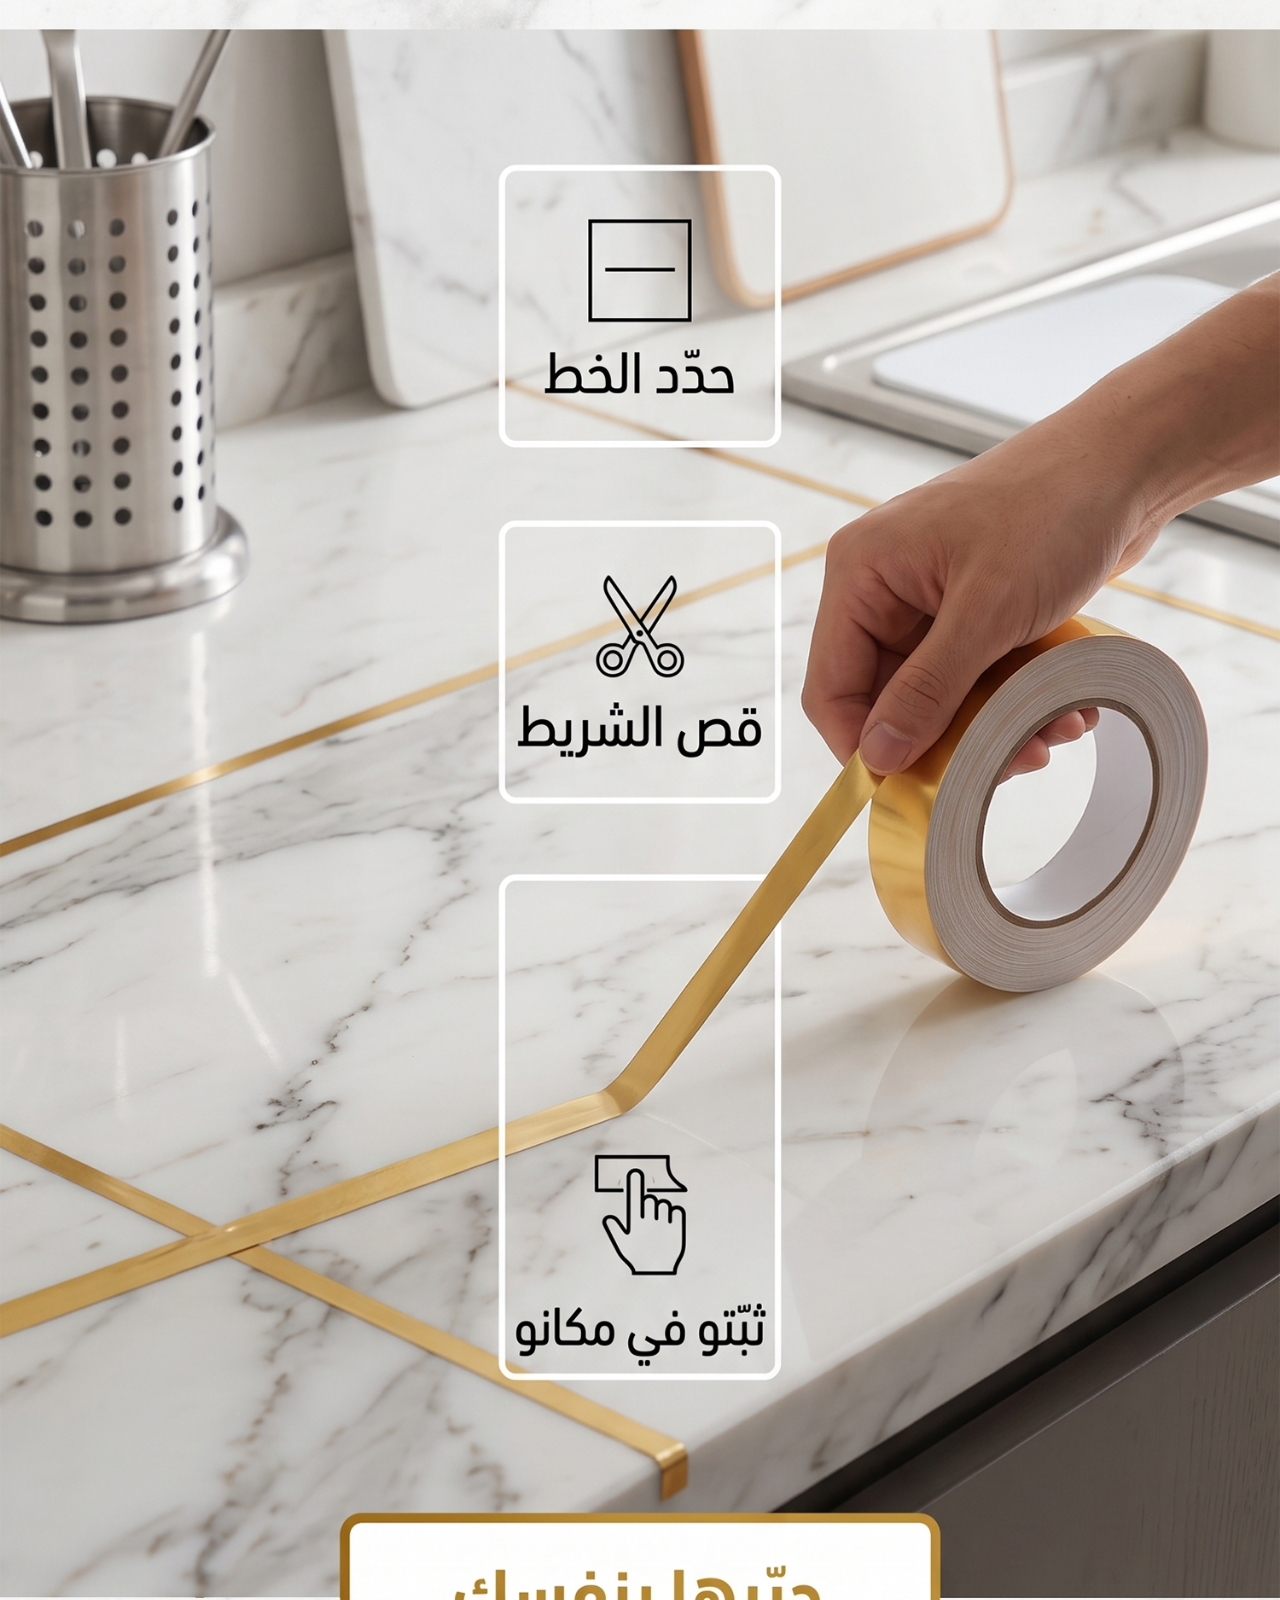
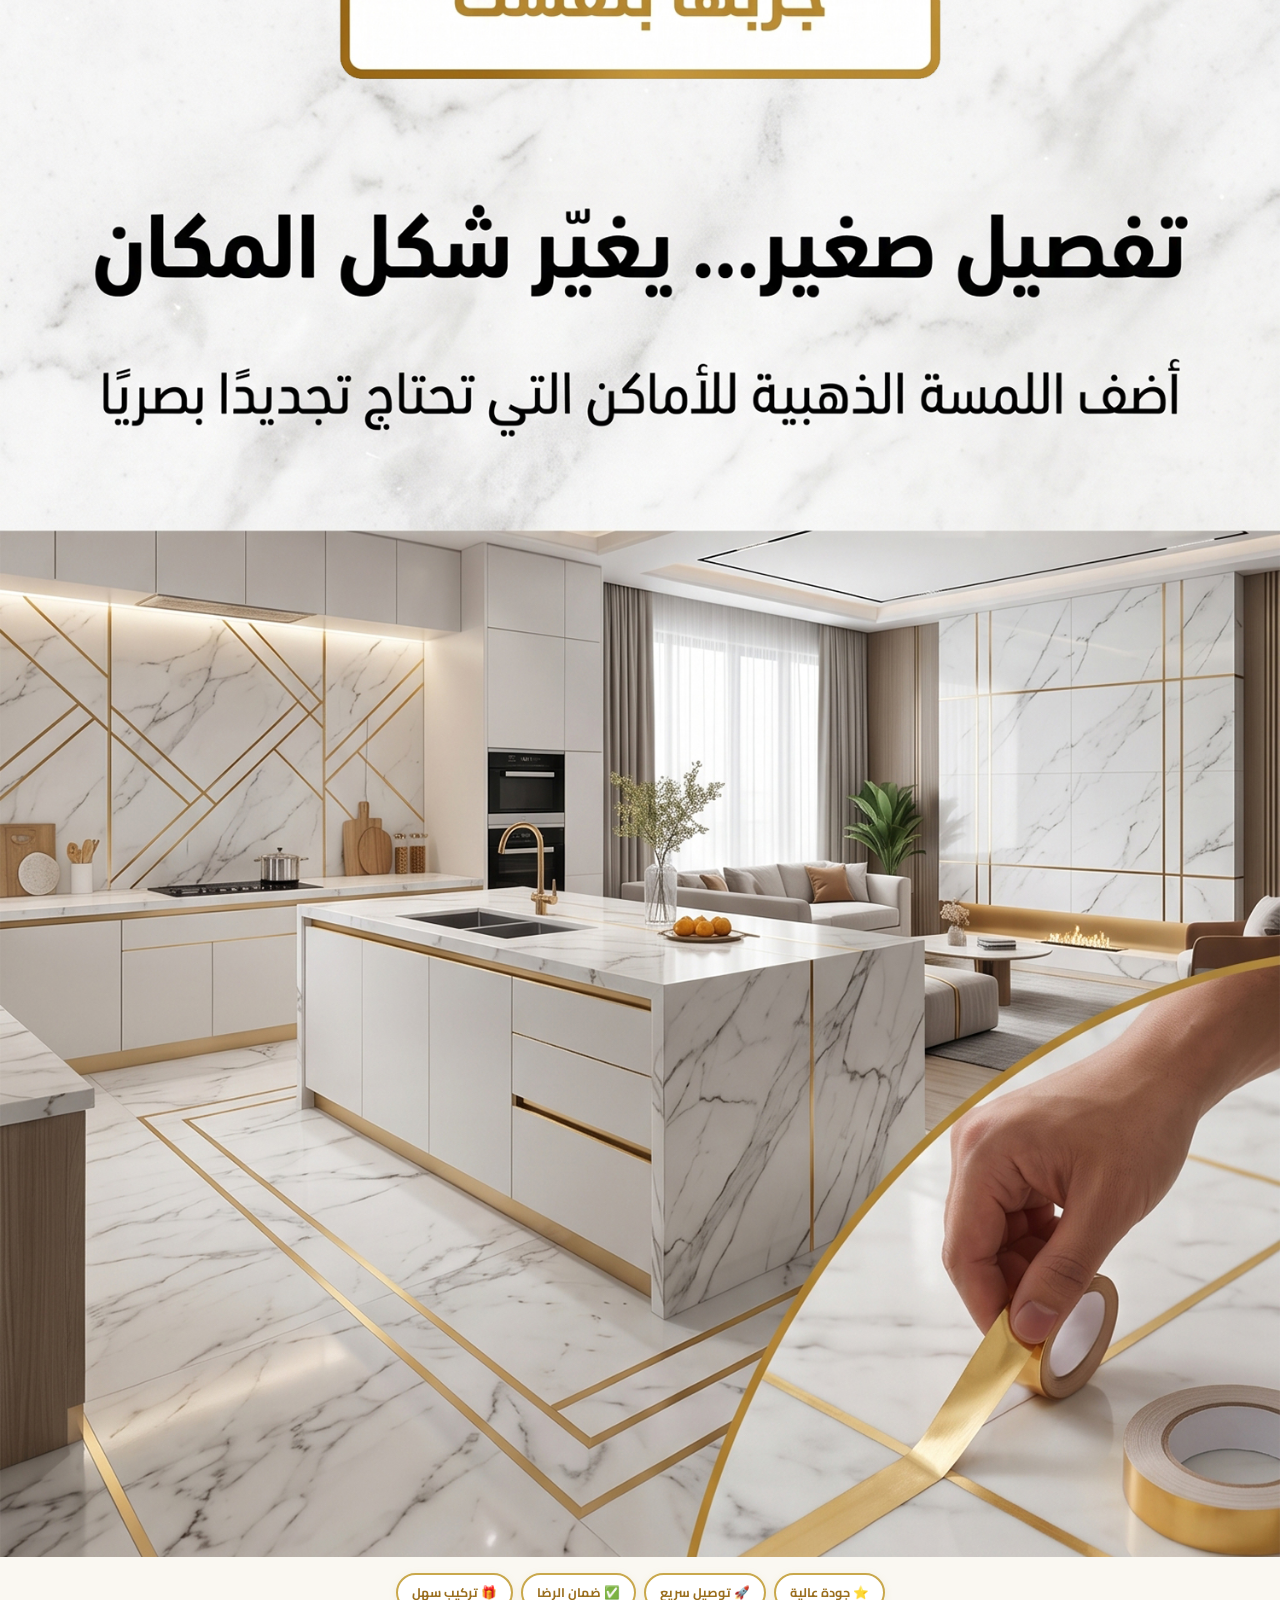
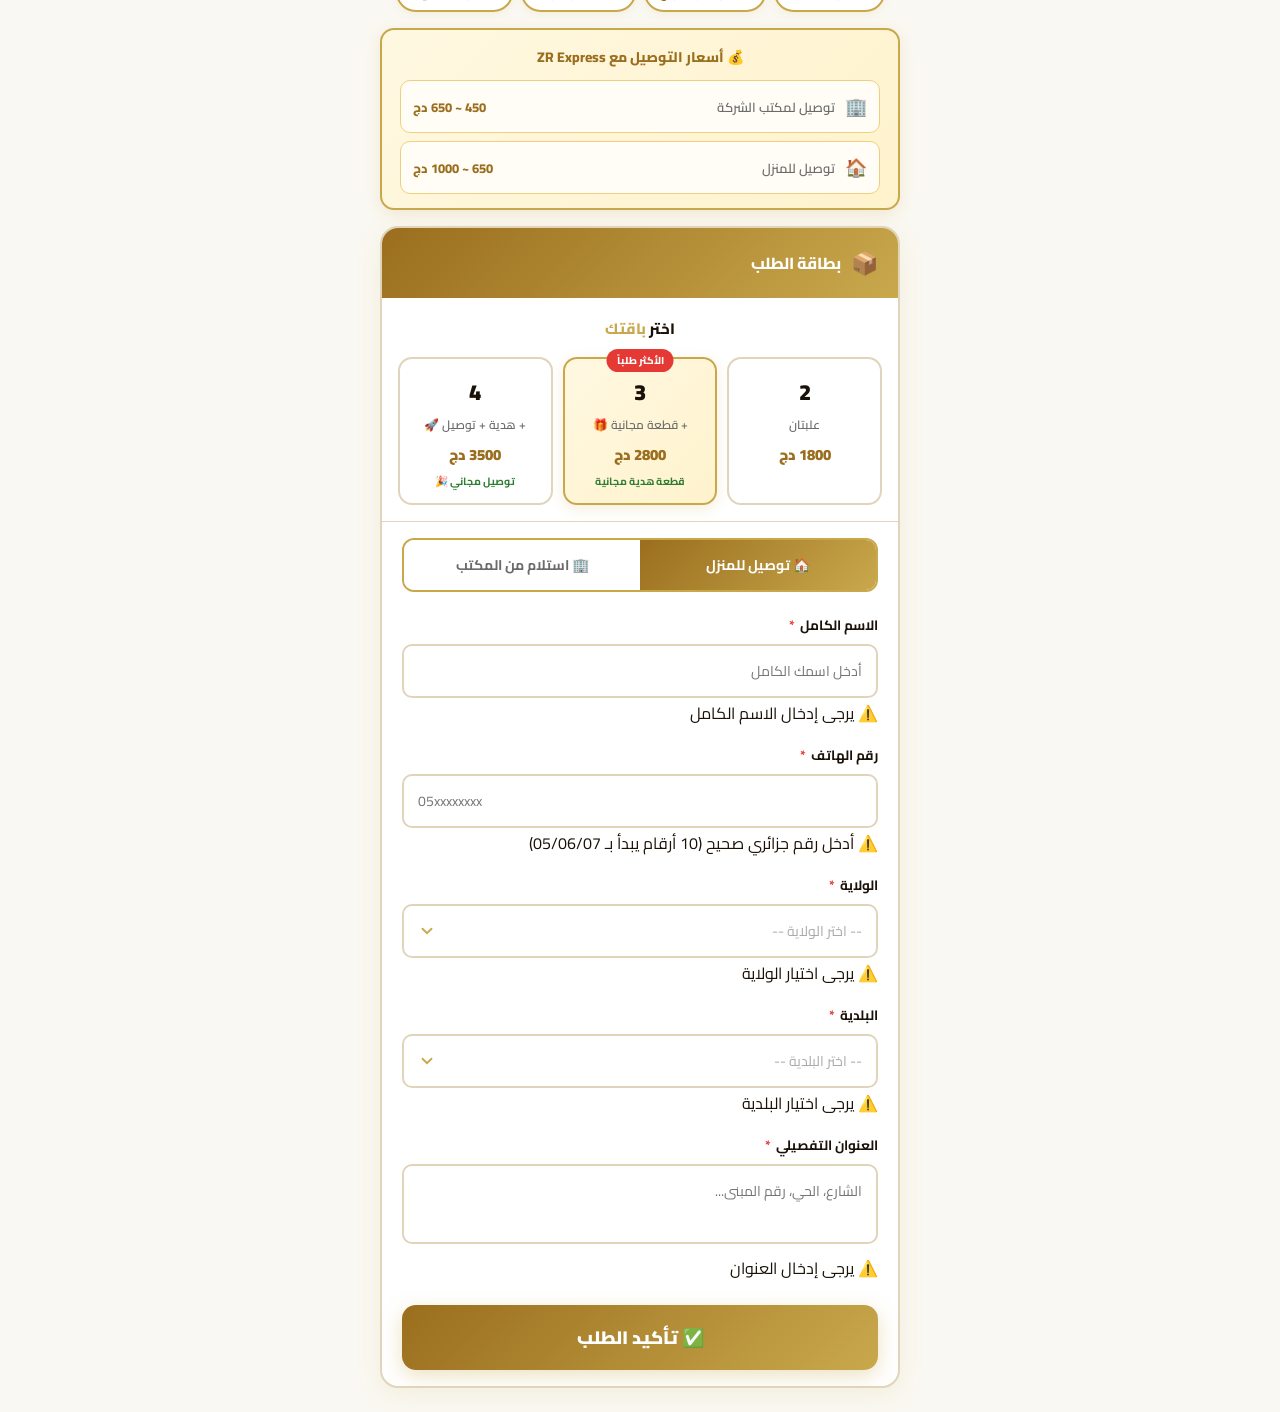
<file: cola/page2.html>
<!DOCTYPE html>
<html lang="ar" dir="rtl">
<head>
  <meta charset="UTF-8" />
  <meta name="viewport" content="width=device-width, initial-scale=1.0" />
  <title>عرض الباقة | شريط الذهب</title>
  <!-- Meta Pixel Code -->
  <script>
  !function(f,b,e,v,n,t,s)
  {if(f.fbq)return;n=f.fbq=function(){n.callMethod?
  n.callMethod.apply(n,arguments):n.queue.push(arguments)};
  if(!f._fbq)f._fbq=n;n.push=n;n.loaded=!0;n.version='2.0';
  n.queue=[];t=b.createElement(e);t.async=!0;
  t.src=v;s=b.getElementsByTagName(e)[0];
  s.parentNode.insertBefore(t,s)}(window, document,'script',
  'https://connect.facebook.net/en_US/fbevents.js');
  fbq('init', '932561906593620');
  fbq('track', 'PageView');
  </script>
  <noscript><img height="1" width="1" style="display:none"
  src="https://www.facebook.com/tr?id=932561906593620&ev=PageView&noscript=1"
  /></noscript>
  <!-- End Meta Pixel Code -->
  <link rel="preconnect" href="https://fonts.googleapis.com" />
  <link href="https://fonts.googleapis.com/css2?family=Cairo:wght@400;600;700;800;900&display=swap" rel="stylesheet" />
  <style>
    html { scroll-behavior: smooth; }
    *, *::before, *::after { box-sizing: border-box; margin: 0; padding: 0; }

    :root {
      --gold: #C9A84C;
      --gold-light: #F0D080;
      --gold-dark: #9A6E1E;
      --dark: #1a1208;
      --bg: #faf8f2;
      --white: #ffffff;
      --red: #e53935;
      --green: #2e7d32;
      --gray: #6b6b6b;
      --border: #e0d5bb;
      --accent: #1a237e;
    }

    body {
      font-family: 'Cairo', sans-serif;
      background: var(--bg);
      color: var(--dark);
      direction: rtl;
    }

    /* ===== TOP BANNER ===== */
    .top-banner {
      background: #1a1a1a;
      color: #fff;
      text-align: center;
      padding: 10px 16px;
      font-size: 13px;
      font-weight: 600;
      letter-spacing: 0.2px;
    }
    .top-banner span { color: var(--gold-light); font-weight: 800; }


    /* ===== HERO ===== */
    .hero img { width: 100%; display: block; }

    /* ===== BADGE STRIP ===== */
    .badges {
      display: flex;
      justify-content: center;
      gap: 8px;
      flex-wrap: wrap;
      padding: 16px 12px 0;
    }
    .badge {
      background: #fff;
      border: 2px solid var(--gold);
      border-radius: 30px;
      padding: 6px 14px;
      font-size: 12.5px;
      font-weight: 700;
      color: var(--gold-dark);
      display: flex;
      align-items: center;
      gap: 5px;
      box-shadow: 0 2px 8px rgba(201,168,76,.12);
    }

    /* ===== OFFERS SELECTOR ===== */
    .section-title {
      text-align: center;
      font-size: 20px;
      font-weight: 900;
      padding: 18px 16px 8px;
    }
    .section-title span { color: var(--gold); }

    .offers-grid {
      display: grid;
      grid-template-columns: repeat(3, 1fr);
      gap: 10px;
      padding: 0 0 16px;
    }
    .offer-option {
      border: 2.5px solid var(--border);
      border-radius: 14px;
      padding: 12px 8px;
      text-align: center;
      cursor: pointer;
      background: #fff;
      transition: all .25s;
      position: relative;
    }
    .offer-option.selected {
      border-color: var(--gold);
      background: linear-gradient(135deg, #fff8e1, #fff3cd);
      box-shadow: 0 4px 14px rgba(201,168,76,.2);
    }
    .offer-option .badge-best {
      position: absolute;
      top: -10px;
      left: 50%;
      transform: translateX(-50%);
      background: var(--red);
      color: #fff;
      font-size: 10px;
      font-weight: 800;
      padding: 2px 10px;
      border-radius: 20px;
      white-space: nowrap;
    }
    .offer-option .qty-label { font-size: 22px; font-weight: 900; color: var(--dark); }
    .offer-option .name-label { font-size: 12px; font-weight: 600; color: var(--gray); }
    .offer-option .price-label { font-size: 15px; font-weight: 900; color: var(--gold-dark); margin-top: 4px; }
    .offer-option .savings { font-size: 10.5px; color: var(--green); font-weight: 700; margin-top: 2px; }

    /* ===== PRICE ALERT ===== */
    .price-alert {
      background: linear-gradient(135deg, #fff8e1, #fff3cd);
      border: 2px solid var(--gold);
      border-radius: 14px;
      margin: 16px 16px;
      padding: 14px 18px;
      box-shadow: 0 4px 15px rgba(201,168,76,.18);
    }
    .price-alert h3 {
      font-size: 14px;
      font-weight: 800;
      color: var(--gold-dark);
      margin-bottom: 10px;
      text-align: center;
    }
    .price-alert .rows { display: flex; flex-direction: column; gap: 8px; }
    .price-alert .row {
      display: flex;
      align-items: center;
      gap: 10px;
      background: #fffdf5;
      border-radius: 10px;
      padding: 9px 12px;
      border: 1px solid #f0d080;
      font-size: 13px;
      font-weight: 600;
    }
    .price-alert .row .icon { font-size: 18px; }
    .price-alert .row .label { color: var(--gray); font-weight: 600; flex: 1; }
    .price-alert .row .price { color: var(--gold-dark); font-weight: 800; }

    /* ===== OFFER SELECTOR INSIDE CARD ===== */
    .offer-selector-inner {
      padding: 16px 16px 0;
      border-bottom: 1px solid var(--border);
    }
    .offer-selector-title {
      text-align: center;
      font-size: 15px;
      font-weight: 800;
      color: var(--dark);
      margin-bottom: 14px;
    }
    .offer-selector-title span { color: var(--gold); }

    /* ===== ORDER CARD ===== */
    .order-card {
      margin: 0 16px 24px;
      background: var(--white);
      border-radius: 18px;
      border: 2px solid var(--border);
      box-shadow: 0 6px 24px rgba(201,168,76,.12);
      overflow: hidden;
    }
    .order-card-header {
      background: linear-gradient(135deg, var(--gold-dark), var(--gold));
      padding: 14px 20px;
      display: flex;
      align-items: center;
      gap: 10px;
    }
    .order-card-header h3 { color: #fff; font-size: 16px; font-weight: 800; }

    .price-summary {
      padding: 14px 20px;
      border-bottom: 1px solid var(--border);
    }
    .price-row {
      display: flex;
      justify-content: space-between;
      align-items: center;
      font-size: 14px;
      margin-bottom: 6px;
      color: var(--gray);
    }
    .price-row.total {
      border-top: 1px dashed var(--border);
      padding-top: 10px;
      margin-top: 8px;
      font-size: 18px;
      font-weight: 900;
      color: var(--dark);
    }
    .price-row.total .amount { color: var(--gold-dark); }
    .price-row .savings-tag {
      background: #e8f5e9;
      color: var(--green);
      font-size: 11px;
      font-weight: 800;
      padding: 2px 8px;
      border-radius: 20px;
    }

    /* ===== FORM ===== */
    .form-section { padding: 16px 20px; }

    .delivery-tabs {
      display: flex;
      margin-bottom: 20px;
      border-radius: 12px;
      overflow: hidden;
      border: 2px solid var(--gold);
    }
    .delivery-tabs button {
      flex: 1;
      padding: 12px 8px;
      border: none;
      background: #fff;
      font-family: 'Cairo', sans-serif;
      font-size: 14px;
      font-weight: 700;
      cursor: pointer;
      color: var(--gray);
      transition: all .25s;
      display: flex;
      align-items: center;
      justify-content: center;
      gap: 6px;
    }
    .delivery-tabs button.active {
      background: linear-gradient(135deg, var(--gold-dark), var(--gold));
      color: #fff;
    }

    .form-group { margin-bottom: 14px; }
    .form-group label { display: block; font-size: 13.5px; font-weight: 700; color: var(--dark); margin-bottom: 6px; }
    .form-group label .required { color: var(--red); margin-right: 2px; }
    .form-group input,
    .form-group textarea {
      width: 100%;
      padding: 12px 14px;
      border: 2px solid var(--border);
      border-radius: 10px;
      font-family: 'Cairo', sans-serif;
      font-size: 14px;
      color: var(--dark);
      background: #fff;
      transition: border-color .2s;
      outline: none;
    }
    .form-group input:focus,
    .form-group textarea:focus { border-color: var(--gold); }
    .form-group textarea { resize: none; height: 80px; }
    .form-group input.error { border-color: var(--red); }

    /* ===== CUSTOM SELECT ===== */
    .cs-wrap { position: relative; }
    .cs-trigger {
      display: flex; align-items: center; justify-content: space-between;
      padding: 12px 14px;
      border: 2px solid var(--border);
      border-radius: 10px;
      background: #fff;
      cursor: pointer;
      min-height: 48px;
      transition: border-color .2s, box-shadow .2s;
      user-select: none;
    }
    .cs-wrap.cs-open .cs-trigger,
    .cs-trigger:hover { border-color: var(--gold); }
    .cs-wrap.cs-open .cs-trigger { box-shadow: 0 0 0 3px rgba(201,168,76,.15); }
    .cs-trigger.cs-error { border-color: var(--red) !important; }
    .cs-val { font-family: 'Cairo', sans-serif; font-size: 14px; color: var(--dark); flex:1; }
    .cs-ph { color: #aaa !important; }
    .cs-chevron { width:18px; height:18px; color: var(--gold); transition: transform .25s; flex-shrink:0; margin-right:6px; }
    .cs-wrap.cs-open .cs-chevron { transform: rotate(180deg); }
    .cs-panel {
      position: absolute; top: calc(100% + 6px); right:0; left:0;
      background: #fff;
      border: 2px solid var(--gold);
      border-radius: 14px;
      box-shadow: 0 12px 32px rgba(0,0,0,.14);
      z-index: 500;
      overflow: hidden;
      display: none;
    }
    .cs-wrap.cs-open .cs-panel { display: block; animation: cs-drop .2s ease; }
    @keyframes cs-drop { from{opacity:0;transform:translateY(-8px)} to{opacity:1;transform:translateY(0)} }
    .cs-search-row { padding: 10px 10px 8px; border-bottom: 1px solid var(--border); }
    .cs-search {
      width: 100%; padding: 9px 12px;
      border: 1.5px solid var(--border); border-radius: 8px;
      font-family: 'Cairo', sans-serif; font-size: 13px;
      outline: none; direction: rtl; background: #faf8f2;
      transition: border-color .2s;
    }
    .cs-search:focus { border-color: var(--gold); }
    .cs-list {
      list-style: none; max-height: 210px; overflow-y: auto;
      padding: 6px 0;
      scrollbar-width: thin; scrollbar-color: var(--gold-light) transparent;
    }
    .cs-list::-webkit-scrollbar { width: 5px; }
    .cs-list::-webkit-scrollbar-thumb { background: var(--gold-light); border-radius: 4px; }
    .cs-item {
      padding: 10px 16px; font-family: 'Cairo', sans-serif; font-size: 13.5px;
      cursor: pointer; display: flex; align-items: center; justify-content: space-between;
      transition: background .15s; color: var(--dark);
    }
    .cs-item:hover { background: #fff8e1; }
    .cs-item.cs-selected { background: #fff3cd; color: var(--gold-dark); font-weight: 700; }
    .cs-check { color: var(--gold-dark); font-weight: 900; font-size: 14px; }
    .cs-no-result { display: none; text-align: center; padding: 14px; font-size: 13px; color: var(--gray); }



    @keyframes shake {
      0%,100%{transform:translateX(0)}
      20%{transform:translateX(-6px)}
      40%{transform:translateX(6px)}
      60%{transform:translateX(-4px)}
      80%{transform:translateX(4px)}
    }
    .shake { animation: shake .5s ease; }

    .submit-btn {
      width: 100%;
      padding: 16px;
      background: linear-gradient(135deg, var(--gold-dark), var(--gold));
      color: #fff;
      border: none;
      border-radius: 14px;
      font-family: 'Cairo', sans-serif;
      font-size: 18px;
      font-weight: 900;
      cursor: pointer;
      margin-top: 8px;
      box-shadow: 0 6px 20px rgba(201,168,76,.35);
      transition: transform .2s, box-shadow .2s;
    }
    .submit-btn:hover { transform: translateY(-2px); box-shadow: 0 10px 28px rgba(201,168,76,.45); }

    .hidden { display: none !important; }

    /* ===== MODAL ===== */
    .modal-overlay {
      position: fixed; inset: 0;
      background: rgba(0,0,0,.55);
      z-index: 1000;
      display: flex; align-items: center; justify-content: center;
      padding: 20px;
      opacity: 0; visibility: hidden;
      transition: all .3s;
    }
    .modal-overlay.open { opacity: 1; visibility: visible; }
    .modal {
      background: #fff; border-radius: 20px;
      width: 100%; max-width: 420px; overflow: hidden;
      transform: scale(.9) translateY(20px);
      transition: transform .3s;
    }
    .modal-overlay.open .modal { transform: scale(1) translateY(0); }
    .modal-header { background: linear-gradient(135deg, #2e7d32, #43a047); padding: 20px; text-align: center; }
    .modal-header .checkmark { font-size: 48px; display: block; }
    .modal-header h2 { color: #fff; font-size: 18px; font-weight: 900; margin-top: 6px; }
    .modal-body { padding: 20px; }
    .modal-row { display: flex; justify-content: space-between; align-items: center; padding: 10px 0; border-bottom: 1px solid #f0ead8; font-size: 14px; }
    .modal-row:last-child { border: none; }
    .modal-row .key { color: var(--gray); font-weight: 600; }
    .modal-row .val { font-weight: 800; color: var(--dark); }
    .modal-row .val.gold { color: var(--gold-dark); font-size: 17px; }
    .modal-order-id { background: #fff8e1; border: 2px dashed var(--gold); border-radius: 12px; text-align: center; padding: 12px; margin-bottom: 16px; }
    .modal-order-id p { font-size: 12px; color: var(--gray); }
    .modal-order-id h3 { font-size: 22px; font-weight: 900; color: var(--gold-dark); letter-spacing: 1.5px; }
    .modal-close-btn { width: 100%; padding: 14px; background: linear-gradient(135deg, var(--gold-dark), var(--gold)); color: #fff; border: none; border-radius: 12px; font-family: 'Cairo', sans-serif; font-size: 16px; font-weight: 800; cursor: pointer; margin-top: 16px; }

    /* ===== TOP CTA BUTTON ===== */
    .top-cta-section {
      padding: 12px 16px;
      display: flex;
      justify-content: center;
    }
    .top-cta-btn {
      display: inline-flex;
      align-items: center;
      justify-content: center;
      gap: 10px;
      width: 100%;
      max-width: 520px;
      padding: 14px 20px;
      background: linear-gradient(135deg, #875d16 0%, #b8860b 35%, #d4af37 60%, #a2751f 100%);
      background-size: 200% auto;
      color: #ffffff;
      text-decoration: none;
      border: 2px solid #fff;
      outline: 2.5px solid var(--gold);
      border-radius: 14px;
      font-family: 'Cairo', sans-serif;
      font-size: 16.5px;
      font-weight: 800;
      box-shadow: 0 6px 20px rgba(201, 168, 76, 0.45);
      cursor: pointer;
      transition: all 0.3s ease;
      animation: cta-pulse 2.2s infinite;
      text-shadow: 0 1px 2px rgba(0, 0, 0, 0.35);
    }
    .top-cta-btn:hover {
      transform: translateY(-2px);
      box-shadow: 0 10px 28px rgba(201, 168, 76, 0.6);
      filter: brightness(1.05);
    }
    .top-cta-btn:active {
      transform: translateY(1px);
    }
    .top-cta-btn .cta-icon {
      font-size: 21px;
      display: flex;
      align-items: center;
    }
    .top-cta-btn .cta-text {
      flex: 1;
      text-align: center;
    }
    .top-cta-btn .cta-badge {
      background: rgba(0, 0, 0, 0.22);
      border-radius: 20px;
      padding: 3px 10px;
      font-size: 12px;
      font-weight: 700;
      border: 1px solid rgba(255, 255, 255, 0.4);
      white-space: nowrap;
    }
    @keyframes cta-pulse {
      0% {
        box-shadow: 0 0 0 0 rgba(201, 168, 76, 0.65), 0 6px 20px rgba(201, 168, 76, 0.4);
      }
      70% {
        box-shadow: 0 0 0 12px rgba(201, 168, 76, 0), 0 6px 20px rgba(201, 168, 76, 0.4);
      }
      100% {
        box-shadow: 0 0 0 0 rgba(201, 168, 76, 0), 0 6px 20px rgba(201, 168, 76, 0.4);
      }
    }
    @keyframes highlight-card {
      0% { box-shadow: 0 0 0 0 rgba(201, 168, 76, 0.8); }
      40% { box-shadow: 0 0 0 8px rgba(201, 168, 76, 0.5), 0 8px 32px rgba(201, 168, 76, 0.35); }
      100% { box-shadow: 0 6px 24px rgba(201,168,76,.12); }
    }
    .order-card.highlight {
      animation: highlight-card 1.5s ease-out;
    }

    @media (min-width: 640px) {
      .order-card { max-width: 520px; margin: 0 auto 24px; }
      .price-alert { max-width: 520px; margin: 16px auto; }
      .badges { max-width: 520px; margin: 0 auto; }
      .top-cta-section { max-width: 520px; margin: 0 auto; }
    }
  </style>
</head>
<body>

<!-- TOP BANNER -->
<div class="top-banner">✨ غيّر شكل بلاطك — <span>بلمسة ذهبية بسيطة</span></div>

<!-- TOP CTA -->
<div class="top-cta-section">
  <a href="#order-card" class="top-cta-btn" onclick="scrollToOrder(event)">
    <span class="cta-icon">🛒</span>
    <span class="cta-text">اطلب الآن — الدفع عند الاستلام</span>
    <span class="cta-badge">توصيل 58 ولاية 🚀</span>
  </a>
</div>

<!-- HERO -->
<div class="hero"><img src="hero.jpg" alt="شريط الذهب - غيّر شكل البلاط" /></div>

<!-- BADGES -->
<div class="badges">
  <div class="badge">⭐ جودة عالية</div>
  <div class="badge">🚀 توصيل سريع</div>
  <div class="badge">✅ ضمان الرضا</div>
  <div class="badge">🎁 تركيب سهل</div>
</div>

<!-- PRICE ALERT -->
<div class="price-alert">
  <h3>💰 أسعار التوصيل مع ZR Express</h3>
  <div class="rows">
    <div class="row"><span class="icon">🏢</span><span class="label">توصيل لمكتب الشركة</span><span class="price">450 ~ 650 دج</span></div>
    <div class="row"><span class="icon">🏠</span><span class="label">توصيل للمنزل</span><span class="price">650 ~ 1000 دج</span></div>
  </div>
</div>

<!-- ORDER CARD -->
<div class="order-card" id="order-card">
  <div class="order-card-header">
    <span style="font-size:22px">📦</span>
    <h3>بطاقة الطلب</h3>
  </div>

  <!-- OFFER SELECTOR (inside card) -->
  <div class="offer-selector-inner">
    <p class="offer-selector-title">اختر <span>باقتك</span></p>
    <div class="offers-grid">
      <div class="offer-option" id="offer-1" onclick="selectOffer(1)">
        <div class="qty-label">2</div>
        <div class="name-label">علبتان</div>
        <div class="price-label">1800 دج</div>
        <div class="savings">&nbsp;</div>
      </div>
      <div class="offer-option selected" id="offer-2" onclick="selectOffer(2)">
        <div class="badge-best">الأكثر طلباً</div>
        <div class="qty-label">3</div>
        <div class="name-label">+ قطعة مجانية 🎁</div>
        <div class="price-label">2800 دج</div>
        <div class="savings">قطعة هدية مجانية</div>
      </div>
      <div class="offer-option" id="offer-3" onclick="selectOffer(3)">
        <div class="qty-label">4</div>
        <div class="name-label">+ هدية + توصيل 🚀</div>
        <div class="price-label">3500 دج</div>
        <div class="savings">توصيل مجاني 🎉</div>
      </div>
    </div>
  </div>




  <!-- FORM -->
  <div class="form-section">

    <!-- Delivery Tabs -->
    <div class="delivery-tabs">
      <button class="active" id="tab-home" onclick="switchDelivery('home')">🏠 توصيل للمنزل</button>
      <button id="tab-office" onclick="switchDelivery('office')">🏢 استلام من المكتب</button>
    </div>

    <div class="form-group">
      <label>الاسم الكامل <span class="required">*</span></label>
      <input type="text" id="full-name" placeholder="أدخل اسمك الكامل" />
      <span class="error-msg" id="err-name">⚠️ يرجى إدخال الاسم الكامل</span>
    </div>

    <div class="form-group">
      <label>رقم الهاتف <span class="required">*</span></label>
      <input type="tel" id="phone" placeholder="05xxxxxxxx" maxlength="10" />
      <span class="error-msg" id="err-phone">⚠️ أدخل رقم جزائري صحيح (10 أرقام يبدأ بـ 05/06/07)</span>
    </div>

    <div class="form-group">
      <label>الولاية <span class="required">*</span></label>
      <div class="cs-wrap" id="wilaya-cs"></div>
      <span class="error-msg" id="err-wilaya">⚠️ يرجى اختيار الولاية</span>
    </div>

    <!-- HOME -->
    <div id="home-fields">
      <div class="form-group">
        <label>البلدية <span class="required">*</span></label>
        <div class="cs-wrap" id="commune-cs"></div>
        <span class="error-msg" id="err-commune">⚠️ يرجى اختيار البلدية</span>
      </div>
      <div class="form-group">
        <label>العنوان التفصيلي <span class="required">*</span></label>
        <textarea id="address" placeholder="الشارع، الحي، رقم المبنى..."></textarea>
        <span class="error-msg" id="err-address">⚠️ يرجى إدخال العنوان</span>
      </div>
    </div>

    <!-- OFFICE -->
    <div id="office-fields" class="hidden">
      <div class="form-group">
        <label>مكتب ZR Express <span class="required">*</span></label>
        <div class="cs-wrap" id="office-cs"></div>
        <span class="error-msg" id="err-office">⚠️ يرجى اختيار المكتب</span>
      </div>
    </div>

    <button class="submit-btn" onclick="submitOrder()">✅ تأكيد الطلب</button>
  </div>
</div>

<!-- MODAL -->
<div class="modal-overlay" id="success-modal">
  <div class="modal">
    <div class="modal-header">
      <span class="checkmark">✅</span>
      <h2>تم تأكيد طلبك بنجاح!</h2>
    </div>
    <div class="modal-body">
      <div class="modal-order-id">
        <p>رقم طلبك</p>
        <h3 id="modal-order-num">–</h3>
      </div>
      <div class="modal-row"><span class="key">العرض المطلوب</span><span class="val" id="modal-offer">–</span></div>
      <div class="modal-row"><span class="key">نوع التوصيل</span><span class="val" id="modal-delivery-type">–</span></div>
      <div class="modal-row"><span class="key">العنوان</span><span class="val" id="modal-address">–</span></div>
      <div class="modal-row"><span class="key">التوفير</span><span class="val" style="color:var(--green)" id="modal-savings">–</span></div>
      <div class="modal-row"><span class="key">الإجمالي</span><span class="val gold" id="modal-total">–</span></div>
      <button class="modal-close-btn" onclick="closeModal()">حسناً، شكراً!</button>
    </div>
  </div>
</div>

<script src="data.js"></script>
<script src="customSelect.js"></script>
<script>
  // ===== OFFERS CONFIG =====
  const OFFERS = {
    1: { qty: 2, total: 1800, offerName: 'علبتان', freeDelivery: false, badgeLabel: 'علبتان — 1800 دج' },
    2: { qty: 3, total: 2800, offerName: '3 علب + قطعة مجانية', freeDelivery: false, badgeLabel: '3 علب + قطعة مجانية — 2800 دج' },
    3: { qty: 4, total: 3500, offerName: '4 علب + هدية + توصيل مجاني', freeDelivery: true, badgeLabel: '4 علب + هدية + توصيل مجاني — 3500 دج' },
  };
  let selectedOffer = 2;
  let deliveryMode = 'home';

  // ===== INIT CUSTOM SELECTS =====
  const csWilaya  = new CustomSelect(document.getElementById('wilaya-cs'),  { placeholder: '-- اختر الولاية --',  onChange: onWilayaChange });
  const csCommune = new CustomSelect(document.getElementById('commune-cs'), { placeholder: '-- اختر البلدية --' });
  const csOffice  = new CustomSelect(document.getElementById('office-cs'),  { placeholder: '-- اختر المكتب --' });
  csWilaya.setOptions(WILAYAS.map(w => ({ value: w.code, label: w.name })));

  // ===== OFFERS =====
  function selectOffer(n) {
    selectedOffer = n;
    [1,2,3].forEach(i => document.getElementById('offer-'+i).classList.toggle('selected', i === n));
  }

  // ===== DELIVERY =====
  function switchDelivery(mode) {
    deliveryMode = mode;
    document.getElementById('tab-home').classList.toggle('active', mode === 'home');
    document.getElementById('tab-office').classList.toggle('active', mode === 'office');
    document.getElementById('home-fields').classList.toggle('hidden', mode !== 'home');
    document.getElementById('office-fields').classList.toggle('hidden', mode !== 'office');
    csCommune.reset('-- اختر البلدية --');
    csOffice.reset('-- اختر المكتب --');
    csWilaya.reset('-- اختر الولاية --');
    csWilaya.setOptions(WILAYAS.map(w => ({ value: w.code, label: w.name })));
  }

  function onWilayaChange(code) {
    csCommune.reset('-- اختر البلدية --');
    csOffice.reset('-- اختر المكتب --');
    if (!code) return;
    if (deliveryMode === 'home') {
      csCommune.setOptions((COMMUNES[code] || []).map(c => ({ value: c, label: c })));
    } else {
      csOffice.setOptions((ZR_OFFICES[code] || []).map(o => ({ value: o, label: o })));
    }
  }

  // ===== VALIDATION =====
  function validatePhone(val) { return /^(05|06|07)[0-9]{8}$/.test(val.trim()); }
  function showError(id, show) { document.getElementById(id).classList.toggle('show', show); }
  function shakeInput(id) {
    const el = document.getElementById(id);
    el.classList.add('error','shake');
    el.addEventListener('animationend', () => el.classList.remove('shake'), {once:true});
  }

  // ===== SUBMIT =====
  function submitOrder() {
    let valid = true;
    const name   = document.getElementById('full-name').value.trim();
    const phone  = document.getElementById('phone').value.trim();
    const wilaya = csWilaya.getValue();

    if (!name)               { shakeInput('full-name'); showError('err-name', true);   valid=false; } else showError('err-name', false);
    if (!validatePhone(phone)){ shakeInput('phone');    showError('err-phone', true);   valid=false; } else showError('err-phone', false);
    if (!wilaya)              { csWilaya.shakeError();  showError('err-wilaya', true);  valid=false; } else showError('err-wilaya', false);

    if (deliveryMode === 'home') {
      const commune = csCommune.getValue();
      const address = document.getElementById('address').value.trim();
      if (!commune) { csCommune.shakeError(); showError('err-commune', true); valid=false; } else showError('err-commune', false);
      if (!address) { shakeInput('address');  showError('err-address', true);  valid=false; } else showError('err-address', false);
    } else {
      const office = csOffice.getValue();
      if (!office) { csOffice.shakeError(); showError('err-office', true); valid=false; } else showError('err-office', false);
    }
    if (!valid) return;

    // منع تكرار الطلب في نفس الجلسة
    const lastOrderKey = 'last_order_' + phone;
    const lastOrderTime = localStorage.getItem(lastOrderKey);
    if (lastOrderTime && (Date.now() - parseInt(lastOrderTime)) < 60000) { // منع إعادة الطلب لنفس الرقم خلال دقيقة
      alert('⚠️ لقد قمت بتقديم طلب بالفعل للتو! سنتواصل معك هاتفياً لتأكيده.');
      return;
    }

    const o = OFFERS[selectedOffer];
    const orderNum = 'ZR-' + Date.now().toString().slice(-6);
    const wilayaName = csWilaya.getLabel();
    const communeName = deliveryMode === 'home' ? csCommune.getLabel() : '';
    const officeName = deliveryMode === 'office' ? csOffice.getLabel() : '';
    const streetAddress = deliveryMode === 'home' ? document.getElementById('address').value.trim() : '';

    let addrText = '';
    if (deliveryMode === 'home') {
      addrText = wilayaName + ' / ' + communeName + ' / ' + streetAddress;
    } else {
      addrText = wilayaName + ' / ' + officeName;
    }

    // إعداد رابط Google Apps Script Webhook
    const GOOGLE_SHEET_WEBHOOK_URL = 'https://script.google.com/macros/s/AKfycbw6u6GieN8ImAkQRnmi9xSPgFq2GddFYk9Hh-htE1XV77iPhbcVx3vUd_WbMs01gH1U/exec';

    const payload = {
      orderNum: orderNum,
      name: name,
      phone: phone,
      offer: o.offerName,
      total: o.total,
      deliveryType: deliveryMode === 'home' ? 'توصيل للمنزل' : 'استلام من المكتب',
      wilaya: wilayaName,
      commune: communeName,
      office: officeName,
      address: streetAddress || officeName
    };

    // تغيير حالة الزر فوراً لمنع الضغط المزدوج (Double Click)
    const submitBtn = document.querySelector('.submit-btn');
    const originalBtnText = submitBtn.innerHTML;
    submitBtn.disabled = true;
    submitBtn.style.opacity = '0.7';
    submitBtn.style.cursor = 'not-allowed';
    submitBtn.innerHTML = '⏳ جاري تسجيل الطلب...';

    // تسجيل آخر وقت للطلب
    localStorage.setItem(lastOrderKey, Date.now().toString());

    // إرسال البيانات إلى Google Sheets
    if (GOOGLE_SHEET_WEBHOOK_URL) {
      fetch(GOOGLE_SHEET_WEBHOOK_URL, {
        method: 'POST',
        mode: 'no-cors',
        headers: { 'Content-Type': 'text/plain;charset=utf-8' },
        body: JSON.stringify(payload)
      }).catch(err => console.error('Error sending to Google Sheets:', err));
    }

    // إرسال حدث الشراء (Purchase) إلى Meta Pixel
    if (typeof fbq === 'function') {
      fbq('track', 'Purchase', {
        value: o.total,
        currency: 'DZD',
        content_name: 'شريط الذهب للبلاط - ' + o.badgeLabel,
        num_items: o.qty
      });
    }

    setTimeout(() => {
      submitBtn.disabled = false;
      submitBtn.style.opacity = '1';
      submitBtn.style.cursor = 'pointer';
      submitBtn.innerHTML = originalBtnText;

      document.getElementById('modal-order-num').textContent = orderNum;
      document.getElementById('modal-offer').textContent = o.badgeLabel;
      document.getElementById('modal-delivery-type').textContent = deliveryMode === 'home' ? '🏠 توصيل للمنزل' : '🏢 استلام من المكتب';
      document.getElementById('modal-address').textContent = addrText;
      document.getElementById('modal-savings').textContent = o.freeDelivery ? '🚀 توصيل مجاني + 🎁 قطعة هدية' : (selectedOffer === 2 ? '🎁 قطعة هدية مجانية' : '—');
      document.getElementById('modal-total').textContent = o.total.toLocaleString('ar-DZ') + ' دج';
      document.getElementById('success-modal').classList.add('open');
    }, 600);
  }

  function closeModal() { document.getElementById('success-modal').classList.remove('open'); }

  // ===== SCROLL TO ORDER =====
  function scrollToOrder(e) {
    if (e) e.preventDefault();
    const card = document.getElementById('order-card');
    if (card) {
      card.scrollIntoView({ behavior: 'smooth', block: 'start' });
      card.classList.remove('highlight');
      void card.offsetWidth;
      card.classList.add('highlight');
    }
  }
</script>
</body>
</html>
</file>
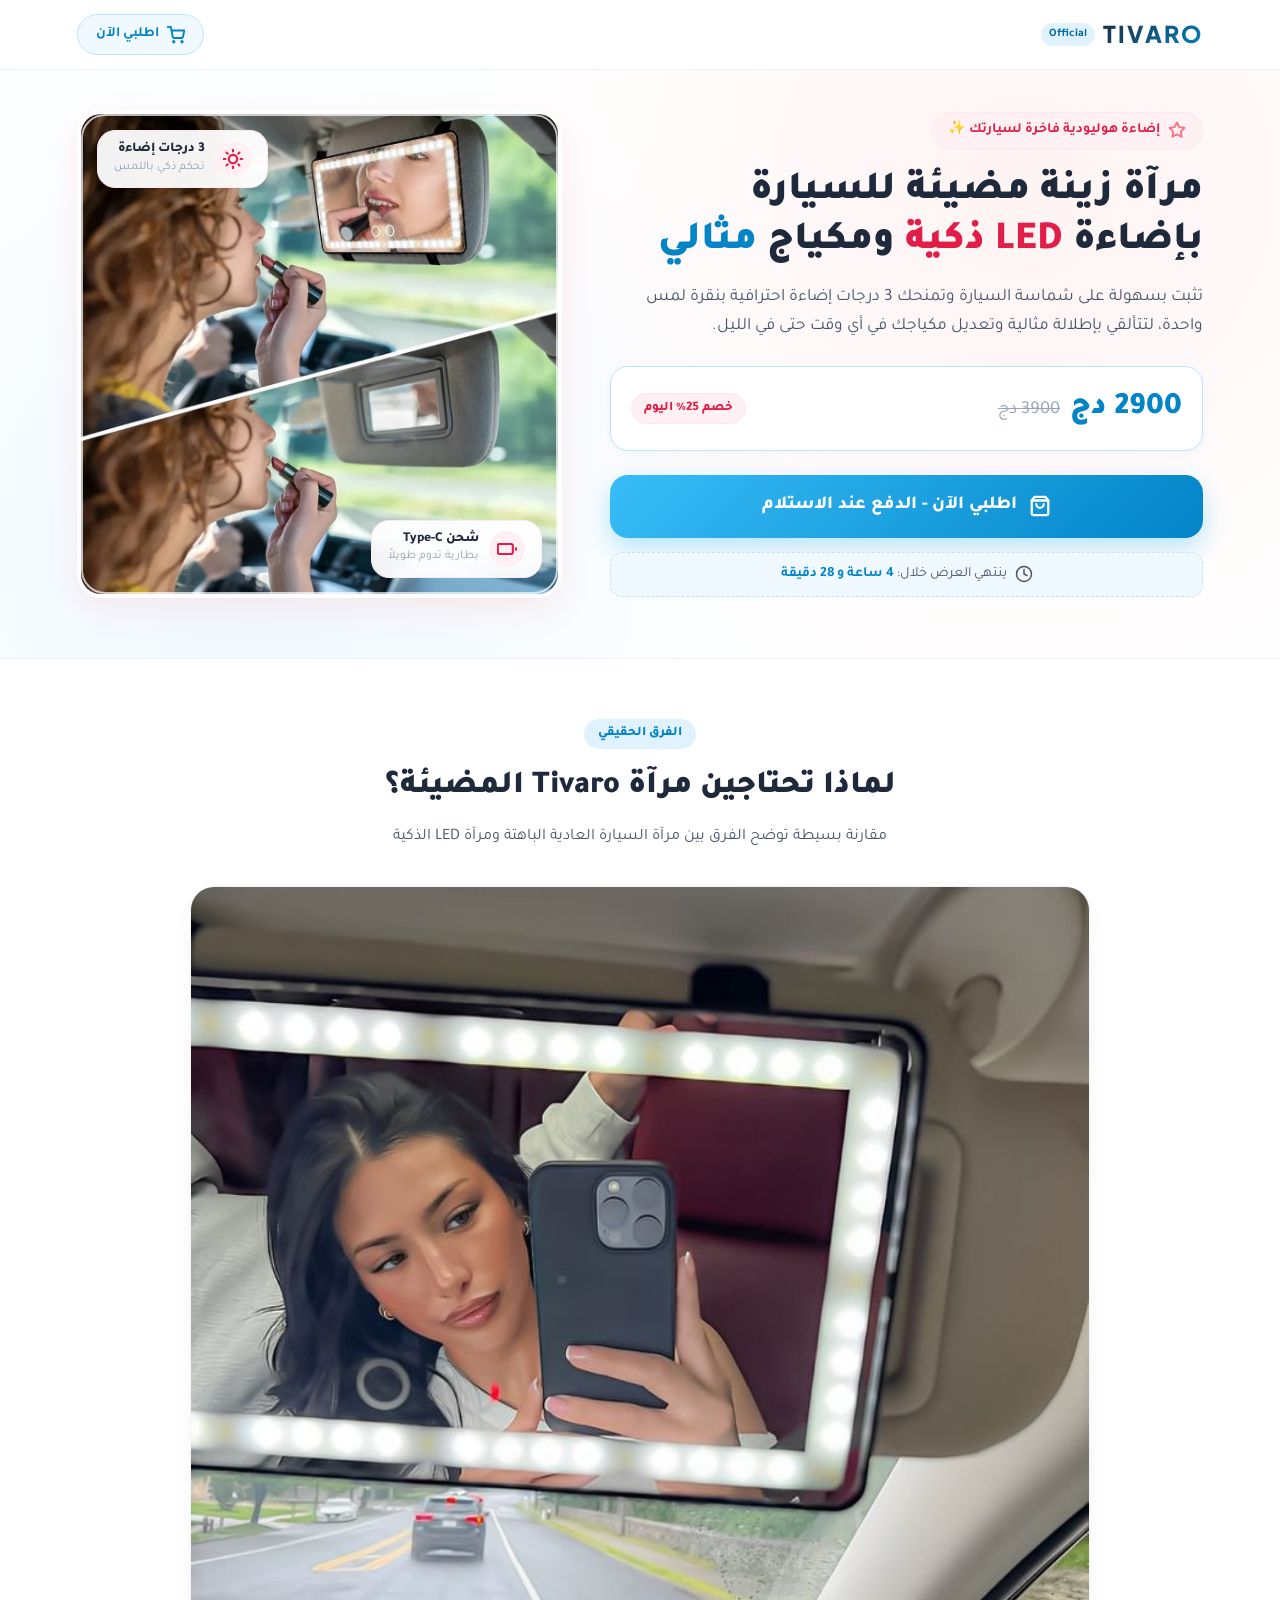
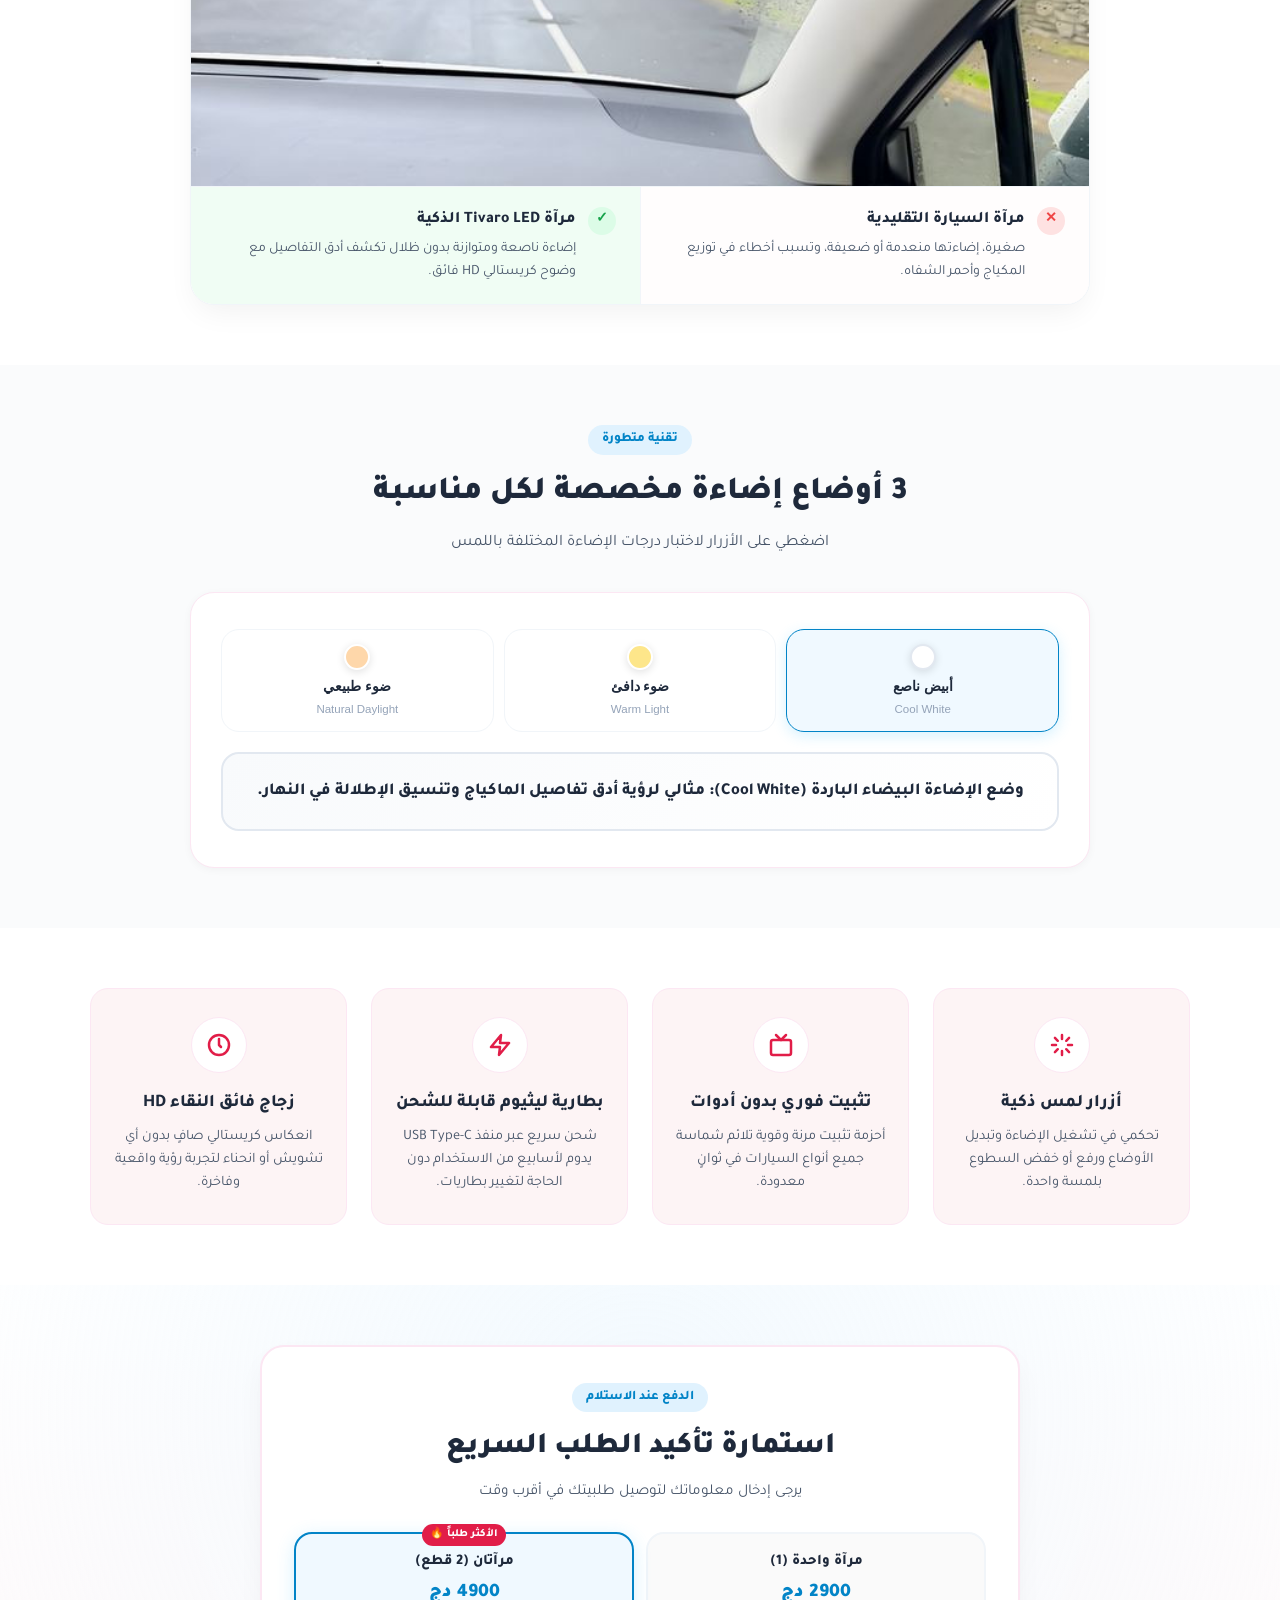
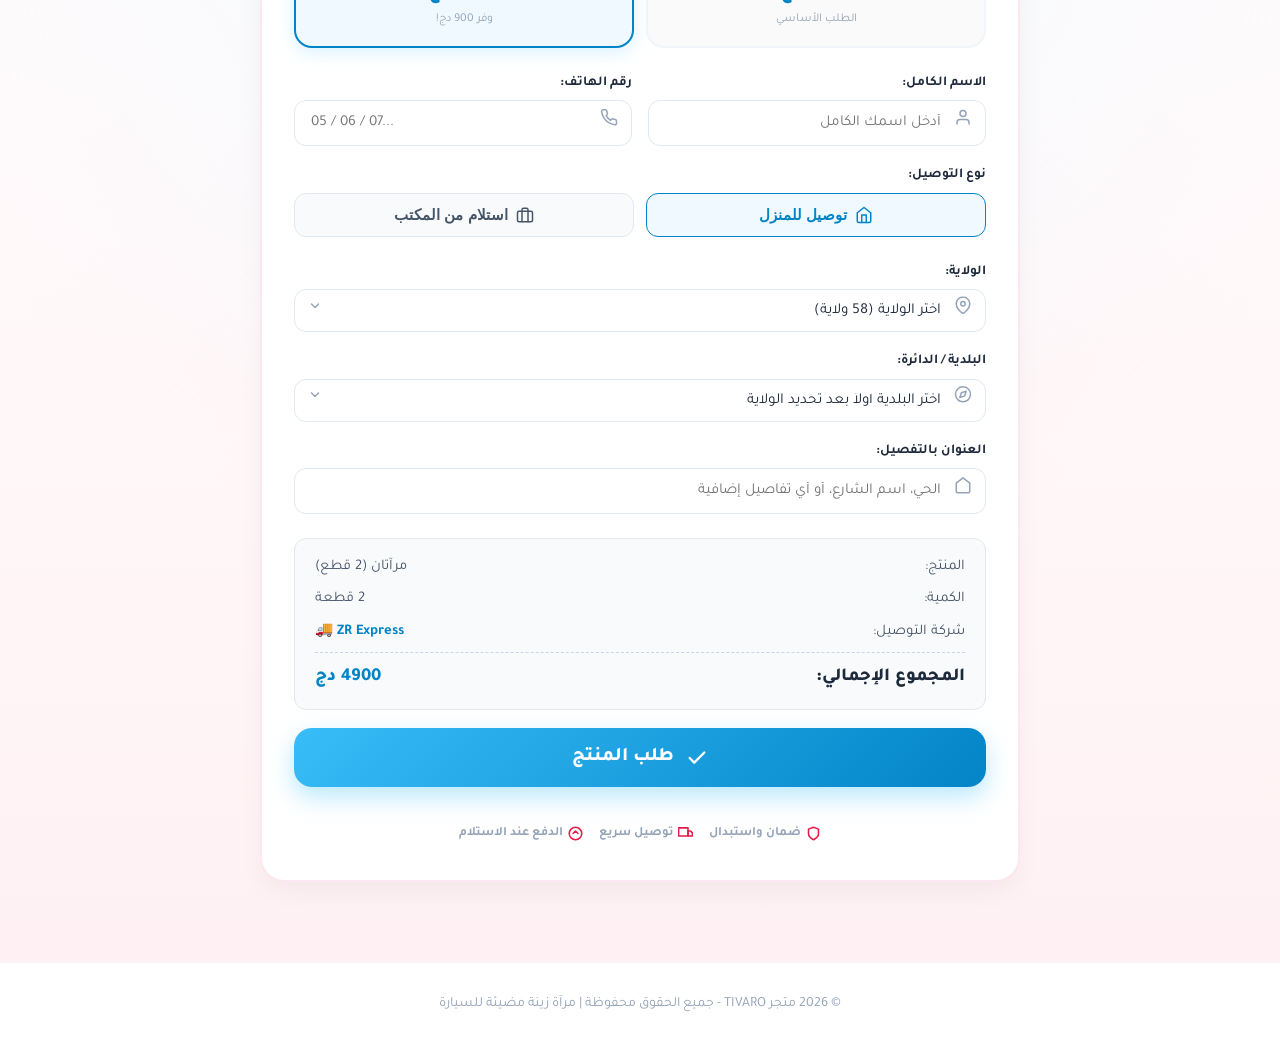
<file: mirror/mirror.html>
<!DOCTYPE html>
<html lang="ar" dir="rtl">
<head>
  <meta charset="UTF-8">
  <meta name="viewport" content="width=device-width, initial-scale=1.0">
  <title>TIVARO | مرآة زينة مضيئة للسيارة بتقنية LED اللمسية</title>
  <meta name="description" content="مرآة زينة ذكية مضيئة لشماسة السيارة بتقنية LED اللمسية بثلاثة أوضاع إضاءة. إطلالة مثالية ومكياج احترافي داخل سيارتك في أي وقت.">
  
  <!-- Favicon / Meta -->
  <meta name="theme-color" content="#FFF1F3">
  
  <!-- CSS Stylesheet -->
  <link rel="stylesheet" href="mirror.css?v=1.3">

  <!-- Meta Pixel Code -->
  <script>
  !function(f,b,e,v,n,t,s)
  {if(f.fbq)return;n=f.fbq=function(){n.callMethod?
  n.callMethod.apply(n,arguments):n.queue.push(arguments)};
  if(!f._fbq)f._fbq=n;n.push=n;n.loaded=!0;n.version='2.0';
  n.queue=[];t=b.createElement(e);t.async=!0;
  t.src=v;s=b.getElementsByTagName(e)[0];
  s.parentNode.insertBefore(t,s)}(window, document,'script',
  'https://connect.facebook.net/en_US/fbevents.js');
  fbq('init', '1402016121843760');
  fbq('track', 'PageView');
  </script>
  <noscript><img height="1" width="1" style="display:none"
  src="https://www.facebook.com/tr?id=1402016121843760&ev=PageView&noscript=1"
  /></noscript>
  <!-- End Meta Pixel Code -->
</head>
<body>


  <!-- الهيدر / شريط التنقل -->
  <header>
    <div class="logo-wrapper">
      <span class="brand-logo">TIVARO</span>
      <span class="brand-badge">Official</span>
    </div>
    
    <a href="#orderSection" class="nav-cta-btn">
      <svg width="18" height="18" viewBox="0 0 24 24" fill="none" stroke="currentColor" stroke-width="2.5" stroke-linecap="round" stroke-linejoin="round">
        <circle cx="9" cy="21" r="1"></circle>
        <circle cx="20" cy="21" r="1"></circle>
        <path d="M1 1h4l2.68 13.39a2 2 0 0 0 2 1.61h9.72a2 2 0 0 0 2-1.61L23 6H6"></path>
      </svg>
      <span>اطلبي الآن</span>
    </a>
  </header>

  <!-- القسم الرئيسي (Hero Section) -->
  <section class="hero-section">
    <div class="hero-container">
      <div class="hero-text-col">
        <div class="hero-tag">
          <svg width="18" height="18" viewBox="0 0 24 24" fill="none" stroke="currentColor" stroke-width="2.5" stroke-linecap="round" stroke-linejoin="round">
            <polygon points="12 2 15.09 8.26 22 9.27 17 14.14 18.18 21.02 12 17.77 5.82 21.02 7 14.14 2 9.27 8.91 8.26 12 2"></polygon>
          </svg>
          <span>إضاءة هوليودية فاخرة لسيارتك ✨</span>
        </div>

        <h1 class="hero-title">
          مرآة زينة مضيئة للسيارة<br>
          بإضاءة <span class="highlight-pink">LED ذكية</span> ومكياج <span class="highlight-blue">مثالي</span>
        </h1>

        <p class="hero-subtitle">
          تثبت بسهولة على شماسة السيارة وتمنحك 3 درجات إضاءة احترافية بنقرة لمس واحدة، لتتألقي بإطلالة مثالية وتعديل مكياجك في أي وقت حتى في الليل.
        </p>

        <!-- بطاقة السعر الفوري -->
        <div class="hero-pricing-box">
          <div class="price-main">
            <span class="current-price">2900 دج</span>
            <span class="old-price">3900 دج</span>
          </div>
          <span class="discount-pill">خصم 25% اليوم</span>
        </div>

        <!-- زر الطلب المباشر -->
        <a href="#orderSection" class="btn-cta-blue">
          <svg width="22" height="22" viewBox="0 0 24 24" fill="none" stroke="currentColor" stroke-width="2.5" stroke-linecap="round" stroke-linejoin="round">
            <path d="M6 2L3 6v14a2 2 0 0 0 2 2h14a2 2 0 0 0 2-2V6l-3-4z"></path>
            <line x1="3" y1="6" x2="21" y2="6"></line>
            <path d="M16 10a4 4 0 0 1-8 0"></path>
          </svg>
          <span>اطلبي الآن - الدفع عند الاستلام</span>
        </a>

        <!-- عداد التوصيل السريع -->
        <div class="shipping-timer-bar">
          <svg width="18" height="18" viewBox="0 0 24 24" fill="none" stroke="currentColor" stroke-width="2" stroke-linecap="round" stroke-linejoin="round">
            <circle cx="12" cy="12" r="10"></circle>
            <polyline points="12 6 12 12 16 14"></polyline>
          </svg>
          <span>ينتهي العرض خلال: <strong id="countdownTimer">3 ساعات و 45 دقيقة</strong></span>
        </div>
      </div>

      <!-- صورة المنتج في السيارة -->
      <div class="hero-image-box">
        <div class="hero-img-frame">
          <img src="assets/mirror/mirror_selfie.jpg" alt="مرآة سيارة مضيئة Tivaro LED">
          <div class="glow-overlay-border"></div>
        </div>

        <!-- بادج ميزة عائم علوي -->
        <div class="floating-badge badge-top">
          <div class="badge-icon-pink">
            <svg width="20" height="20" viewBox="0 0 24 24" fill="none" stroke="currentColor" stroke-width="2.5" stroke-linecap="round" stroke-linejoin="round">
              <circle cx="12" cy="12" r="5"></circle>
              <line x1="12" y1="1" x2="12" y2="3"></line>
              <line x1="12" y1="21" x2="12" y2="23"></line>
              <line x1="4.22" y1="4.22" x2="5.64" y2="5.64"></line>
              <line x1="18.36" y1="18.36" x2="19.78" y2="19.78"></line>
              <line x1="1" y1="12" x2="3" y2="12"></line>
              <line x1="21" y1="12" x2="23" y2="12"></line>
              <line x1="4.22" y1="19.78" x2="5.64" y2="18.36"></line>
              <line x1="18.36" y1="5.64" x2="19.78" y2="4.22"></line>
            </svg>
          </div>
          <div>
            <div class="badge-text-title">3 درجات إضاءة</div>
            <div class="badge-text-sub">تحكم ذكي باللمس</div>
          </div>
        </div>

        <!-- بادج ميزة عائم سفلي -->
        <div class="floating-badge badge-bottom">
          <div class="badge-icon-pink">
            <svg width="20" height="20" viewBox="0 0 24 24" fill="none" stroke="currentColor" stroke-width="2.5" stroke-linecap="round" stroke-linejoin="round">
              <rect x="1" y="6" width="18" height="12" rx="2"></rect>
              <path d="M23 13v-2"></path>
            </svg>
          </div>
          <div>
            <div class="badge-text-title">شحن Type-C</div>
            <div class="badge-text-sub">بطارية تدوم طويلاً</div>
          </div>
        </div>
      </div>
    </div>
  </section>

  <!-- قسم المقارنة المرئية (قبل وبعد) -->
  <section class="comparison-section">
    <div class="section-header">
      <span class="section-pill">الفرق الحقيقي</span>
      <h2 class="section-title">لماذا تحتاجين مرآة Tivaro المضيئة؟</h2>
      <p class="section-desc">مقارنة بسيطة توضح الفرق بين مرآة السيارة العادية الباهتة ومرآة LED الذكية</p>
    </div>

    <div class="comparison-wrapper">
      <div class="comparison-image-container">
        <img src="assets/mirror/mirror_compare.png" alt="مقارنة بين مرآة السيارة العادية ومرآة تيفارو المضيئة">
      </div>

      <div class="comparison-cards-grid">
        <div class="comparison-card bad">
          <div class="status-icon bad">✕</div>
          <div class="comparison-text">
            <h4>مرآة السيارة التقليدية</h4>
            <p>صغيرة، إضاءتها منعدمة أو ضعيفة، وتسبب أخطاء في توزيع المكياج وأحمر الشفاه.</p>
          </div>
        </div>

        <div class="comparison-card good">
          <div class="status-icon good">✓</div>
          <div class="comparison-text">
            <h4>مرآة Tivaro LED الذكية</h4>
            <p>إضاءة ناصعة ومتوازنة بدون ظلال تكشف أدق التفاصيل مع وضوح كريستالي HD فائق.</p>
          </div>
        </div>
      </div>
    </div>
  </section>

  <!-- محاكي أوضاع الإضاءة الثلاثة (Interactive Lighting Simulator) -->
  <section class="modes-section">
    <div class="section-header">
      <span class="section-pill">تقنية متطورة</span>
      <h2 class="section-title">3 أوضاع إضاءة مخصصة لكل مناسبة</h2>
      <p class="section-desc">اضغطي على الأزرار لاختبار درجات الإضاءة المختلفة باللمس</p>
    </div>

    <div class="modes-container">
      <div class="modes-buttons">
        <button class="mode-btn active" data-mode="white">
          <span class="mode-dot white"></span>
          <span class="mode-btn-title">أبيض ناصع</span>
          <span class="mode-btn-desc">Cool White</span>
        </button>

        <button class="mode-btn" data-mode="warm">
          <span class="mode-dot warm"></span>
          <span class="mode-btn-title">ضوء دافئ</span>
          <span class="mode-btn-desc">Warm Light</span>
        </button>

        <button class="mode-btn" data-mode="natural">
          <span class="mode-dot natural"></span>
          <span class="mode-btn-title">ضوء طبيعي</span>
          <span class="mode-btn-desc">Natural Daylight</span>
        </button>
      </div>

      <div class="mode-preview-box mode-white" id="modePreviewBox">
        <p class="mode-status-text" id="modeStatusText">
          وضع الإضاءة البيضاء الباردة (Cool White): مثالي لرؤية أدق تفاصيل الماكياج وتنسيق الإطلالة في النهار.
        </p>
      </div>
    </div>
  </section>

  <!-- شبكة المميزات السريعة -->
  <section class="features-section">
    <div class="features-grid">
      <div class="feature-card">
        <div class="feature-icon-wrapper">
          <svg width="24" height="24" viewBox="0 0 24 24" fill="none" stroke="currentColor" stroke-width="2.5" stroke-linecap="round" stroke-linejoin="round">
            <path d="M12 2v4M12 18v4M4.93 4.93l2.83 2.83M16.24 16.24l2.83 2.83M2 12h4M18 12h4M4.93 19.07l2.83-2.83M16.24 7.76l2.83-2.83"></path>
          </svg>
        </div>
        <h3 class="feature-title">أزرار لمس ذكية</h3>
        <p class="feature-desc">تحكمي في تشغيل الإضاءة وتبديل الأوضاع ورفع أو خفض السطوع بلمسة واحدة.</p>
      </div>

      <div class="feature-card">
        <div class="feature-icon-wrapper">
          <svg width="24" height="24" viewBox="0 0 24 24" fill="none" stroke="currentColor" stroke-width="2.5" stroke-linecap="round" stroke-linejoin="round">
            <rect x="2" y="7" width="20" height="15" rx="2" ry="2"></rect>
            <polyline points="17 2 12 7 7 2"></polyline>
          </svg>
        </div>
        <h3 class="feature-title">تثبيت فوري بدون أدوات</h3>
        <p class="feature-desc">أحزمة تثبيت مرنة وقوية تلائم شماسة جميع أنواع السيارات في ثوانٍ معدودة.</p>
      </div>

      <div class="feature-card">
        <div class="feature-icon-wrapper">
          <svg width="24" height="24" viewBox="0 0 24 24" fill="none" stroke="currentColor" stroke-width="2.5" stroke-linecap="round" stroke-linejoin="round">
            <polygon points="13 2 3 14 12 14 11 22 21 10 12 10 13 2"></polygon>
          </svg>
        </div>
        <h3 class="feature-title">بطارية ليثيوم قابلة للشحن</h3>
        <p class="feature-desc">شحن سريع عبر منفذ USB Type-C يدوم لأسابيع من الاستخدام دون الحاجة لتغيير بطاريات.</p>
      </div>

      <div class="feature-card">
        <div class="feature-icon-wrapper">
          <svg width="24" height="24" viewBox="0 0 24 24" fill="none" stroke="currentColor" stroke-width="2.5" stroke-linecap="round" stroke-linejoin="round">
            <circle cx="12" cy="12" r="10"></circle>
            <polyline points="12 6 12 12 14 14"></polyline>
          </svg>
        </div>
        <h3 class="feature-title">زجاج فائق النقاء HD</h3>
        <p class="feature-desc">انعكاس كريستالي صافٍ بدون أي تشويش أو انحناء لتجربة رؤية واقعية وفاخرة.</p>
      </div>
    </div>
  </section>

  <!-- قسم بطاقة الطلب السريع (Order Section) -->
  <section class="order-section" id="orderSection">
    <div class="order-card-container">
      <div class="order-card-header">
        <span class="section-pill">الدفع عند الاستلام</span>
        <h2>استمارة تأكيد الطلب السريع</h2>
        <p>يرجى إدخال معلوماتك لتوصيل طلبيتك في أقرب وقت</p>
      </div>

      <!-- اختيار العرض والكمية (عرض قطعة وقطعتين) -->
      <div class="packages-selector-grid">
        <div class="package-option-card" data-package="1">
          <span class="pkg-title">مرآة واحدة (1)</span>
          <div class="pkg-price">2900 دج</div>
          <span class="pkg-sub">الطلب الأساسي</span>
        </div>

        <div class="package-option-card selected" data-package="2">
          <span class="package-badge-tag">الأكثر طلباً 🔥</span>
          <span class="pkg-title">مرآتان (2 قطع)</span>
          <div class="pkg-price">4900 دج</div>
          <span class="pkg-sub">وفر 900 دج!</span>
        </div>
      </div>

      <!-- نموذج الطلب -->
      <form class="checkout-form" id="mirrorOrderForm">
        <!-- الاسم ورقم الهاتف -->
        <div class="form-row">
          <div class="form-group">
            <label for="fullNameInput">الاسم الكامل:</label>
            <div class="input-with-icon">
              <span class="input-icon">
                <svg width="18" height="18" viewBox="0 0 24 24" fill="none" stroke="currentColor" stroke-width="2" stroke-linecap="round" stroke-linejoin="round">
                  <path d="M20 21v-2a4 4 0 0 0-4-4H8a4 4 0 0 0-4 4v2"></path>
                  <circle cx="12" cy="7" r="4"></circle>
                </svg>
              </span>
              <input type="text" id="fullNameInput" class="form-control" placeholder="أدخل اسمك الكامل" required>
            </div>
          </div>

          <div class="form-group">
            <label for="phoneInput">رقم الهاتف:</label>
            <div class="input-with-icon">
              <span class="input-icon">
                <svg width="18" height="18" viewBox="0 0 24 24" fill="none" stroke="currentColor" stroke-width="2" stroke-linecap="round" stroke-linejoin="round">
                  <path d="M22 16.92v3a2 2 0 0 1-2.18 2 19.79 19.79 0 0 1-8.63-3.07 19.5 19.5 0 0 1-6-6 19.79 19.79 0 0 1-3.07-8.67A2 2 0 0 1 4.11 2h3a2 2 0 0 1 2 1.72 12.84 12.84 0 0 0 .7 2.81 2 2 0 0 1-.45 2.11L8.09 9.91a16 16 0 0 0 6 6l1.27-1.27a2 2 0 0 1 2.11-.45 12.84 12.84 0 0 0 2.81.7A2 2 0 0 1 22 16.92z"></path>
                </svg>
              </span>
              <input type="tel" id="phoneInput" class="form-control" placeholder="05 / 06 / 07..." pattern="[0-9]*" inputmode="numeric" required>
            </div>
          </div>
        </div>

        <!-- خيار نوع التوصيل (منزل / مكتب) -->
        <div class="form-group">
          <label>نوع التوصيل:</label>
          <div class="delivery-tabs">
            <button type="button" class="delivery-tab-btn active" id="tabHome">
              <svg width="18" height="18" viewBox="0 0 24 24" fill="none" stroke="currentColor" stroke-width="2" stroke-linecap="round" stroke-linejoin="round">
                <path d="M3 9l9-7 9 7v11a2 2 0 0 1-2 2H5a2 2 0 0 1-2-2z"></path>
                <polyline points="9 22 9 12 15 12 15 22"></polyline>
              </svg>
              <span>توصيل للمنزل</span>
            </button>
            <button type="button" class="delivery-tab-btn" id="tabOffice">
              <svg width="18" height="18" viewBox="0 0 24 24" fill="none" stroke="currentColor" stroke-width="2" stroke-linecap="round" stroke-linejoin="round">
                <rect x="2" y="7" width="20" height="14" rx="2" ry="2"></rect>
                <path d="M16 21V5a2 2 0 0 0-2-2h-4a2 2 0 0 0-2 2v16"></path>
              </svg>
              <span>استلام من المكتب</span>
            </button>
          </div>
        </div>

        <!-- اختيار الولاية (58 ولاية) -->
        <div class="form-group">
          <label for="wilayaSelect">الولاية:</label>
          <div class="input-with-icon">
            <span class="input-icon">
              <svg width="18" height="18" viewBox="0 0 24 24" fill="none" stroke="currentColor" stroke-width="2" stroke-linecap="round" stroke-linejoin="round">
                <path d="M21 10c0 7-9 13-9 13s-9-6-9-13a9 9 0 0 1 18 0z"></path>
                <circle cx="12" cy="10" r="3"></circle>
              </svg>
            </span>
            <select id="wilayaSelect" class="form-control" required>
              <option value="" disabled selected>اختر الولاية (58 ولاية)</option>
            </select>
            <span class="select-arrow-icon">
              <svg width="14" height="14" viewBox="0 0 24 24" fill="none" stroke="currentColor" stroke-width="2.5" stroke-linecap="round" stroke-linejoin="round">
                <polyline points="6 9 12 15 18 9"></polyline>
              </svg>
            </span>
          </div>
        </div>

        <!-- اختيار البلدية (للتوصيل للمنزل) -->
        <div class="form-group" id="communeGroup">
          <label for="communeSelect">البلدية / الدائرة:</label>
          <div class="input-with-icon">
            <span class="input-icon">
              <svg width="18" height="18" viewBox="0 0 24 24" fill="none" stroke="currentColor" stroke-width="2" stroke-linecap="round" stroke-linejoin="round">
                <circle cx="12" cy="12" r="10"></circle>
                <polygon points="16.24 7.76 14.12 14.12 7.76 16.24 9.88 9.88 16.24 7.76"></polygon>
              </svg>
            </span>
            <select id="communeSelect" class="form-control" required>
              <option value="" disabled selected>اختر البلدية أولاً بعد تحديد الولاية</option>
            </select>
            <span class="select-arrow-icon">
              <svg width="14" height="14" viewBox="0 0 24 24" fill="none" stroke="currentColor" stroke-width="2.5" stroke-linecap="round" stroke-linejoin="round">
                <polyline points="6 9 12 15 18 9"></polyline>
              </svg>
            </span>
          </div>
        </div>

        <!-- اختيار مكتب الشحن (في حالة الاستلام من المكتب) -->
        <div class="form-group" id="officeGroup" style="display: none;">
          <label for="officeSelect">مكتب الشحن المتاح:</label>
          <div class="input-with-icon">
            <span class="input-icon">
              <svg width="18" height="18" viewBox="0 0 24 24" fill="none" stroke="currentColor" stroke-width="2" stroke-linecap="round" stroke-linejoin="round">
                <rect x="2" y="7" width="20" height="14" rx="2" ry="2"></rect>
                <path d="M16 21V5a2 2 0 0 0-2-2h-4a2 2 0 0 0-2 2v16"></path>
              </svg>
            </span>
            <select id="officeSelect" class="form-control">
              <option value="" disabled selected>اختر مكتب الشحن</option>
            </select>
            <span class="select-arrow-icon">
              <svg width="14" height="14" viewBox="0 0 24 24" fill="none" stroke="currentColor" stroke-width="2.5" stroke-linecap="round" stroke-linejoin="round">
                <polyline points="6 9 12 15 18 9"></polyline>
              </svg>
            </span>
          </div>
        </div>

        <!-- العنوان التفصيلي -->
        <div class="form-group" id="addressGroup">
          <label for="addressInput">العنوان بالتفصيل:</label>
          <div class="input-with-icon">
            <span class="input-icon">
              <svg width="18" height="18" viewBox="0 0 24 24" fill="none" stroke="currentColor" stroke-width="2" stroke-linecap="round" stroke-linejoin="round">
                <path d="M3 9l9-7 9 7v11a2 2 0 0 1-2 2H5a2 2 0 0 1-2-2z"></path>
              </svg>
            </span>
            <input type="text" id="addressInput" class="form-control" placeholder="الحي، اسم الشارع، أو أي تفاصيل إضافية" required>
          </div>
        </div>

        <!-- ملخص السعر المحدث -->
        <div class="order-summary-box">
          <div class="summary-row">
            <span>المنتج:</span>
            <span id="summaryPackageName">مرآتان (2 قطع)</span>
          </div>
          <div class="summary-row">
            <span>الكمية:</span>
            <span id="summaryQty">2 قطعة</span>
          </div>
          <div class="summary-row">
            <span>شركة التوصيل:</span>
            <span style="font-weight: 700; color: var(--baby-blue-deep);">ZR Express 🚚</span>
          </div>
          <div class="summary-row">
            <span>المجموع الإجمالي:</span>
            <span class="total-amount" id="summaryTotal">4900 دج</span>
          </div>
        </div>

        <!-- زر إرسال وتأكيد الطلب -->
        <button type="submit" class="btn-submit-order">
          <svg width="22" height="22" viewBox="0 0 24 24" fill="none" stroke="currentColor" stroke-width="2.5" stroke-linecap="round" stroke-linejoin="round">
            <polyline points="20 6 9 17 4 12"></polyline>
          </svg>
          <span>طلب المنتج</span>
        </button>

        <!-- علامات الثقة والأمان (في استقامة أفقية) -->
        <div class="trust-badges-row">
          <div class="trust-item">
            <svg width="15" height="15" viewBox="0 0 24 24" fill="none" stroke="currentColor" stroke-width="2.5" stroke-linecap="round" stroke-linejoin="round">
              <path d="M12 22s8-4 8-10V5l-8-3-8 3v7c0 6 8 10 8 10z"></path>
            </svg>
            <span>ضمان واستبدال</span>
          </div>
          <div class="trust-item">
            <svg width="15" height="15" viewBox="0 0 24 24" fill="none" stroke="currentColor" stroke-width="2.5" stroke-linecap="round" stroke-linejoin="round">
              <rect x="1" y="3" width="15" height="13"></rect>
              <polygon points="16 8 20 8 23 11 23 16 16 16 16 8"></polygon>
            </svg>
            <span>توصيل سريع</span>
          </div>
          <div class="trust-item">
            <svg width="15" height="15" viewBox="0 0 24 24" fill="none" stroke="currentColor" stroke-width="2.5" stroke-linecap="round" stroke-linejoin="round">
              <circle cx="12" cy="12" r="10"></circle>
              <path d="M16 12l-4-4-4 4"></path>
            </svg>
            <span>الدفع عند الاستلام</span>
          </div>
        </div>
      </form>
    </div>
  </section>

  <!-- نافذة نجاح الطلب (Order Success Modal) -->
  <div class="modal-backdrop" id="orderSuccessModal">
    <div class="success-card">
      <div class="success-icon-wrap">
        <svg width="36" height="36" viewBox="0 0 24 24" fill="none" stroke="currentColor" stroke-width="3" stroke-linecap="round" stroke-linejoin="round">
          <polyline points="20 6 9 17 4 12"></polyline>
        </svg>
      </div>

      <h3 class="success-title">تم تسجيل طلبك بنجاح! 🎉</h3>
      <p class="success-desc">شكراً لثقتكم بمتجر TIVARO. سيتصل بك فريقنا هاتفياً في أقرب وقت لتأكيد العنوان وشحن طلبيتك.</p>

      <div class="receipt-box">
        <div class="receipt-item">
          <span>رقم الطلب:</span>
          <strong id="receiptOrderNum">TIV-MIR-123456</strong>
        </div>
        <div class="receipt-item">
          <span>العرض:</span>
          <span id="receiptPackage">مرآتان (2 قطع)</span>
        </div>
        <div class="receipt-item">
          <span>عنوان التوصيل:</span>
          <span id="receiptAddress">الجزائر</span>
        </div>
        <div class="receipt-item">
          <span>المبلغ المطلوب عند الاستلام:</span>
          <span id="receiptTotal" style="color: var(--baby-blue-deep); font-weight: 900;">4900 دج</span>
        </div>
      </div>

      <button class="btn-close-modal" id="closeSuccessModal">شكراً</button>
    </div>
  </div>

  <!-- الفوتر -->
  <footer>
    <p>© 2026 متجر TIVARO - جميع الحقوق محفوظة | مرآة زينة مضيئة للسيارة</p>
  </footer>

  <!-- Script File -->
  <script src="mirror.js"></script>
</body>
</html>
</file>
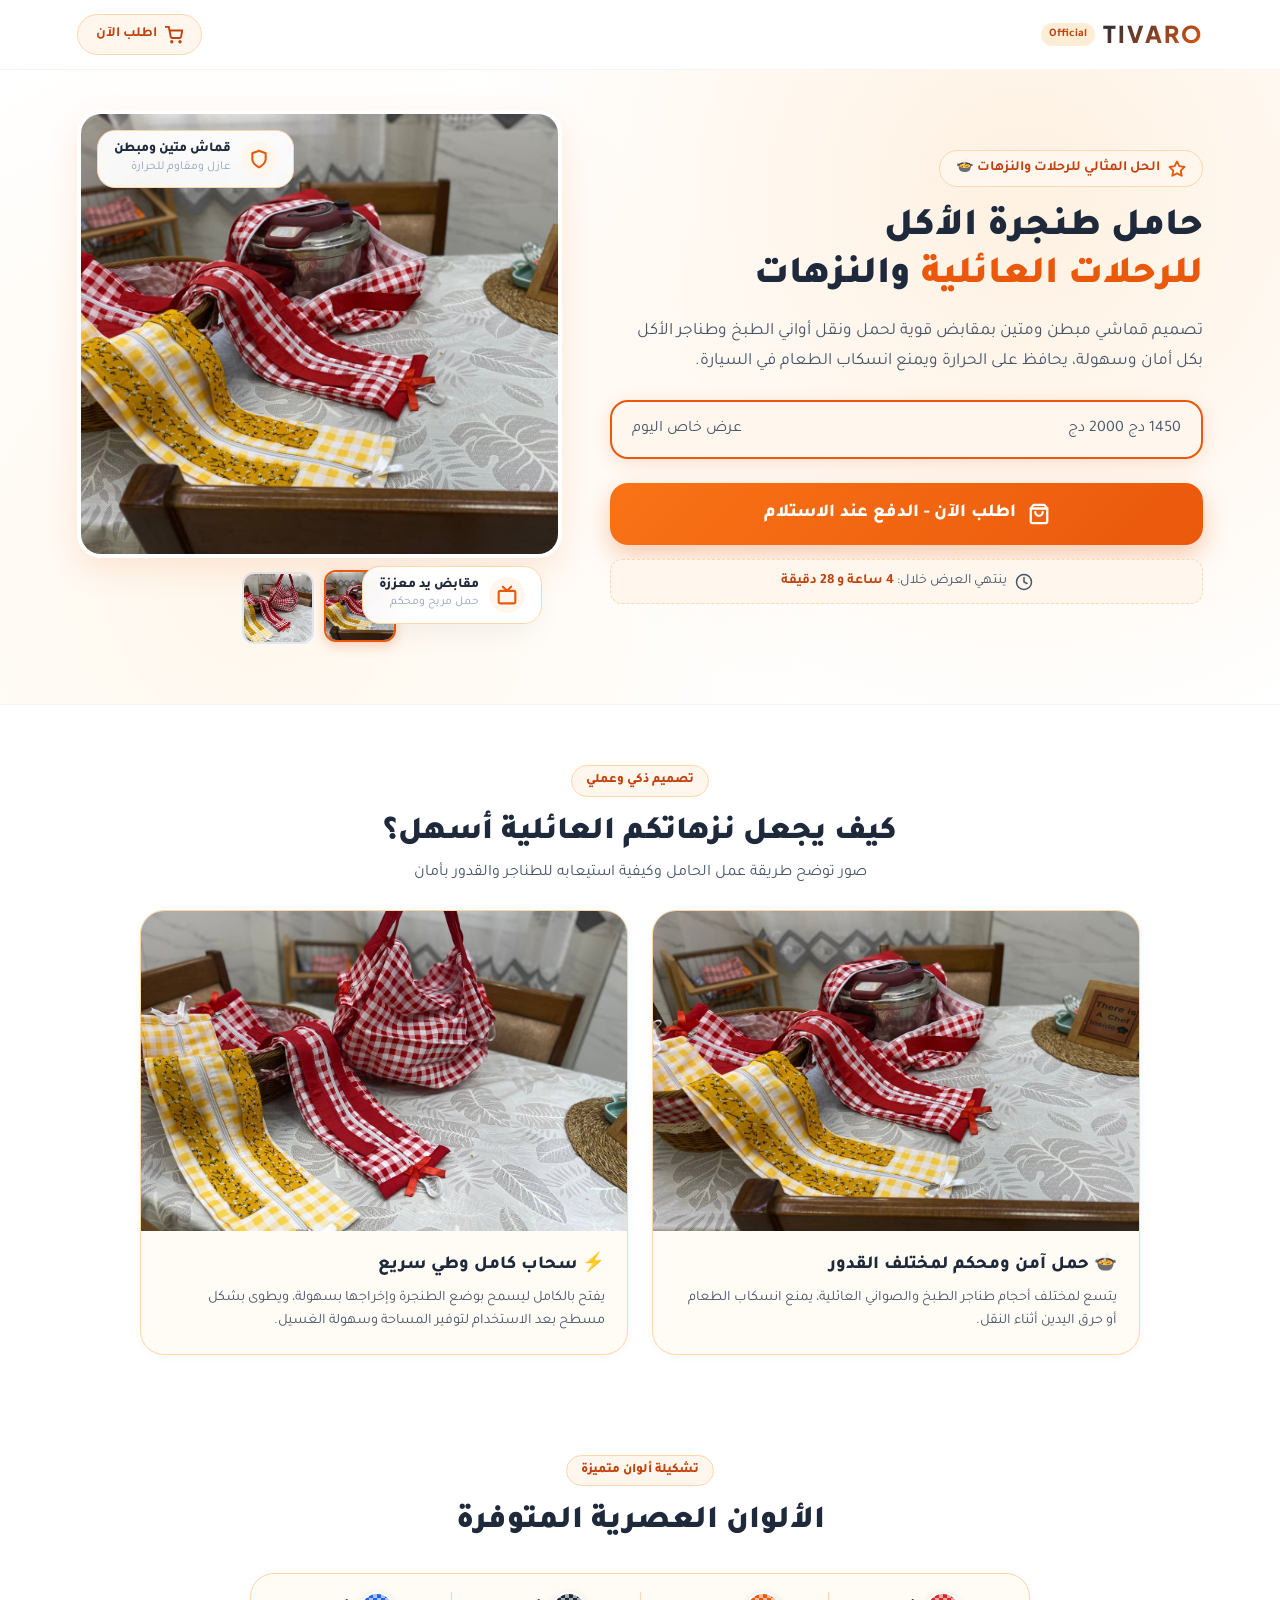
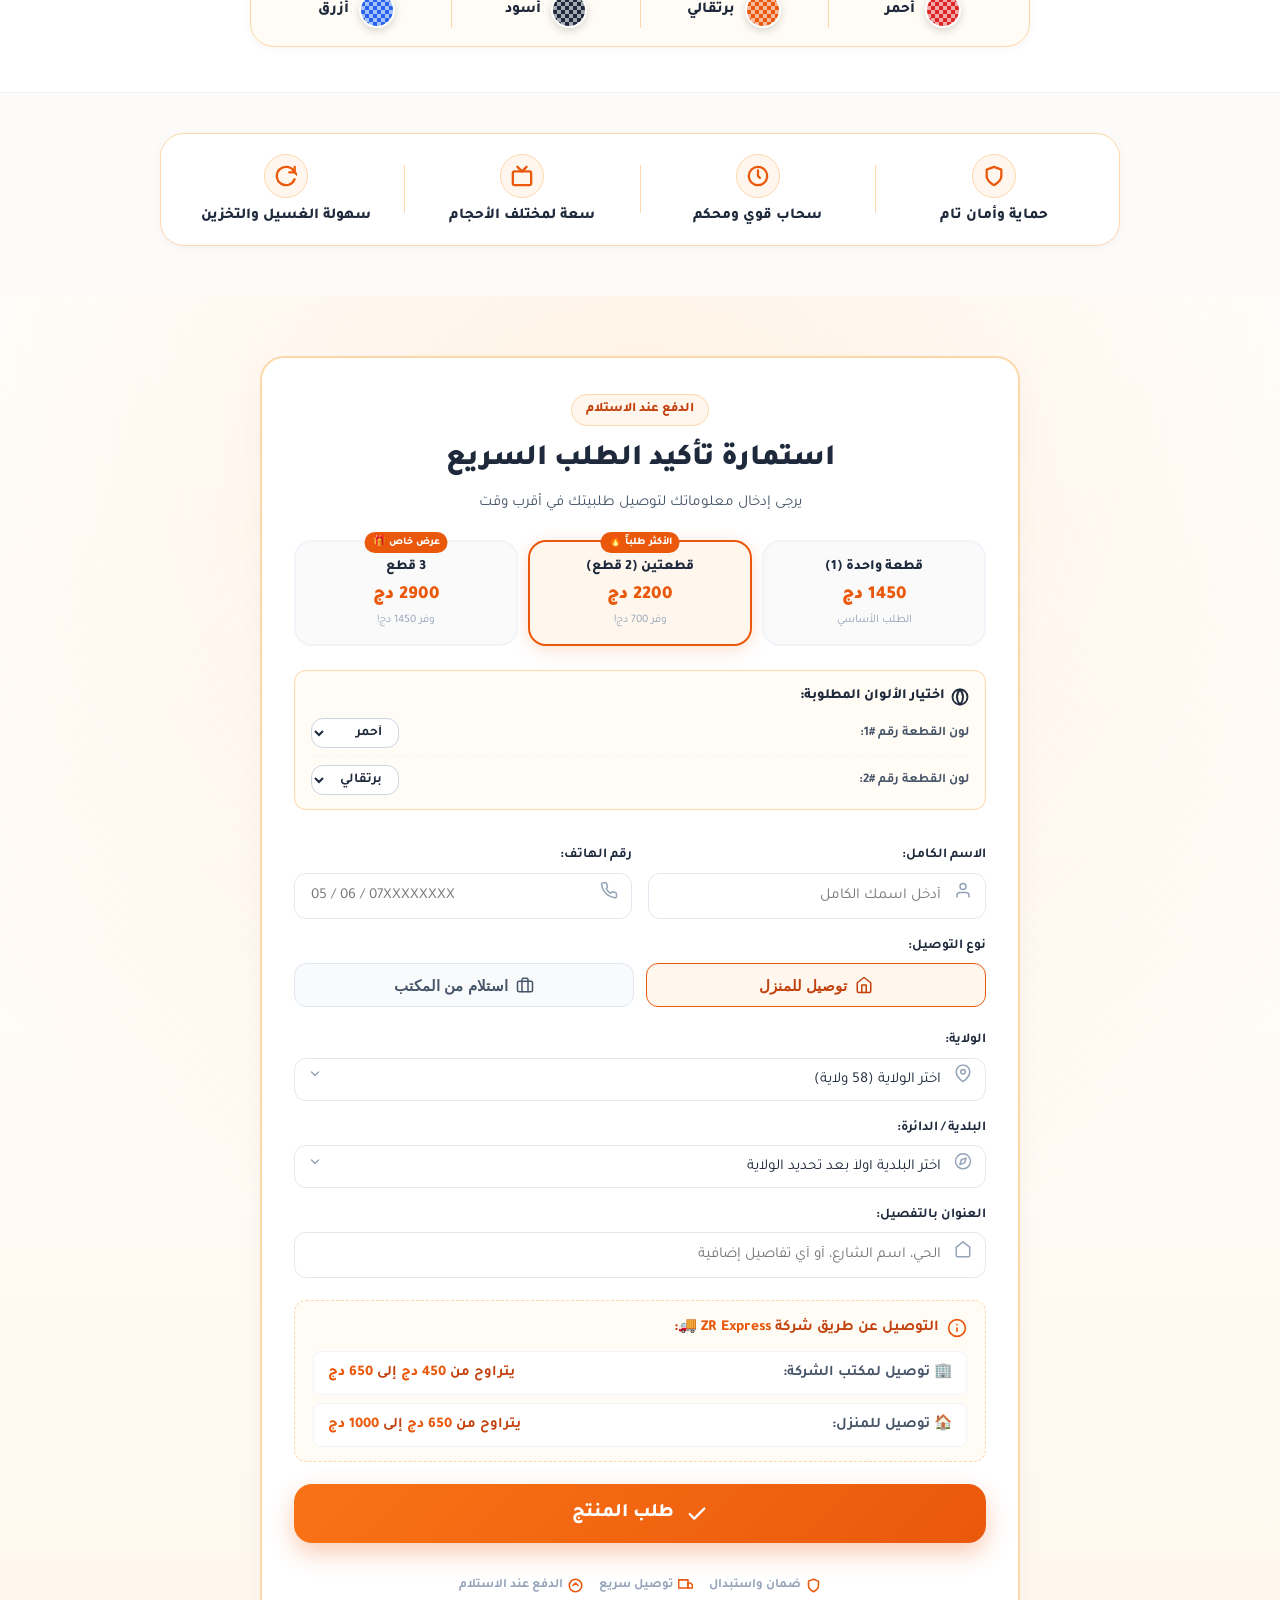
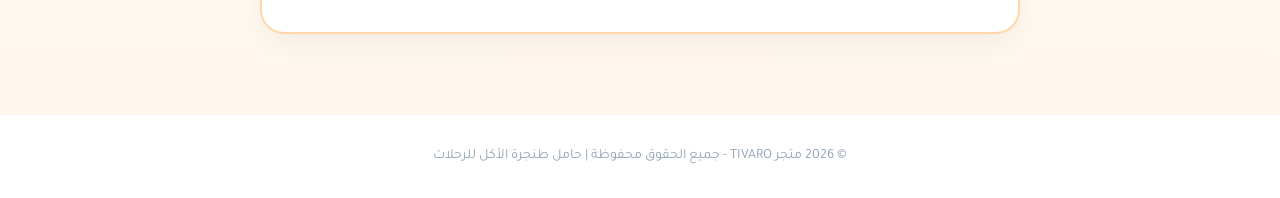
<file: PotPorter/PotPorter.html>
<!DOCTYPE html>
<html lang="ar" dir="rtl">
<head>
  <meta charset="UTF-8">
  <meta name="viewport" content="width=device-width, initial-scale=1.0">
  <title>TIVARO | حامل طنجرة الأكل للرحلات العائلية</title>
  <meta name="description" content="حامل طنجرة الأكل المبطن للرحلات العائلية والنزهات. قماش متين عازل للحرارة لحمل وتثبيت القدور بأمان وسهولة تامة.">
  
  <!-- Favicon / Meta -->
  <meta name="theme-color" content="#FFF7ED">
  
  <!-- CSS Stylesheet -->
  <link rel="stylesheet" href="potporter.css?v=1.1">

  <!-- TikTok Pixel Code Start -->
  <script>
  !function (w, d, t) {
    w.TiktokAnalyticsObject=t;var ttq=w[t]=w[t]||[];ttq.methods=["page","track","identify","instances","debug","on","off","once","ready","alias","group","enableCookie","disableCookie","holdConsent","revokeConsent","grantConsent"],ttq.setAndDefer=function(t,e){t[e]=function(){t.push([e].concat(Array.prototype.slice.call(arguments,0)))}};for(var i=0;i<ttq.methods.length;i++)ttq.setAndDefer(ttq,ttq.methods[i]);ttq.instance=function(t){for(
  var e=ttq._i[t]||[],n=0;n<ttq.methods.length;n++)ttq.setAndDefer(e,ttq.methods[n]);return e},ttq.load=function(e,n){var r="https://analytics.tiktok.com/i18n/pixel/events.js",o=n&&n.partner;ttq._i=ttq._i||{},ttq._i[e]=[],ttq._i[e]._u=r,ttq._t=ttq._t||{},ttq._t[e]=+new Date,ttq._o=ttq._o||{},ttq._o[e]=n||{};n=document.createElement("script")
  ;n.type="text/javascript",n.async=!0,n.src=r+"?sdkid="+e+"&lib="+t;e=document.getElementsByTagName("script")[0];e.parentNode.insertBefore(n,e)};

    ttq.load('DAF9TERC77UC8FLJQDMG');
    ttq.page();
  }(window, document, 'ttq');
  </script>
  <!-- TikTok Pixel Code End -->
</head>
<body>

  <!-- الهيدر / شريط التنقل -->
  <header>
    <div class="logo-wrapper">
      <span class="brand-logo">TIVARO</span>
      <span class="brand-badge">Official</span>
    </div>
    
    <a href="#orderSection" class="nav-cta-btn">
      <svg width="18" height="18" viewBox="0 0 24 24" fill="none" stroke="currentColor" stroke-width="2.5" stroke-linecap="round" stroke-linejoin="round">
        <circle cx="9" cy="21" r="1"></circle>
        <circle cx="20" cy="21" r="1"></circle>
        <path d="M1 1h4l2.68 13.39a2 2 0 0 0 2 1.61h9.72a2 2 0 0 0 2-1.61L23 6H6"></path>
      </svg>
      <span>اطلب الآن</span>
    </a>
  </header>

  <!-- القسم الرئيسي (Hero Section) -->
  <section class="hero-section">
    <div class="hero-container">
      <div class="hero-text-col">
        <div class="hero-tag">
          <svg width="18" height="18" viewBox="0 0 24 24" fill="none" stroke="currentColor" stroke-width="2.5" stroke-linecap="round" stroke-linejoin="round">
            <path d="M12 2l3.09 6.26L22 9.27l-5 4.87 1.18 6.88L12 17.77l-6.18 3.25L7 14.14 2 9.27l6.91-1.01L12 2z"></path>
          </svg>
          <span>الحل المثالي للرحلات والنزهات 🍲</span>
        </div>

        <h1 class="hero-title">
          حامل طنجرة الأكل<br>
          <span class="highlight-orange">للرحلات العائلية</span> والنزهات
        </h1>

        <p class="hero-subtitle">
          تصميم قماشي مبطن ومتين بمقابض قوية لحمل ونقل أواني الطبخ وطناجر الأكل بكل أمان وسهولة، يحافظ على الحرارة ويمنع انسكاب الطعام في السيارة.
        </p>

        <!-- بطاقة السعر الفوري -->
        <div class="hero-pricing-box">
          <div class="price-main">
            <span class="current-price">1450 دج</span>
            <span class="old-price">2000 دج</span>
          </div>
          <span class="discount-pill">عرض خاص اليوم</span>
        </div>

        <!-- زر الطلب المباشر -->
        <a href="#orderSection" class="btn-cta-orange">
          <svg width="22" height="22" viewBox="0 0 24 24" fill="none" stroke="currentColor" stroke-width="2.5" stroke-linecap="round" stroke-linejoin="round">
            <path d="M6 2L3 6v14a2 2 0 0 0 2 2h14a2 2 0 0 0 2-2V6l-3-4z"></path>
            <line x1="3" y1="6" x2="21" y2="6"></line>
            <path d="M16 10a4 4 0 0 1-8 0"></path>
          </svg>
          <span>اطلب الآن - الدفع عند الاستلام</span>
        </a>

        <!-- عداد التوصيل السريع -->
        <div class="shipping-timer-bar">
          <svg width="18" height="18" viewBox="0 0 24 24" fill="none" stroke="currentColor" stroke-width="2" stroke-linecap="round" stroke-linejoin="round">
            <circle cx="12" cy="12" r="10"></circle>
            <polyline points="12 6 12 12 16 14"></polyline>
          </svg>
          <span>ينتهي العرض خلال: <strong id="countdownTimer">3 ساعات و 45 دقيقة</strong></span>
        </div>
      </div>

      <!-- صورة ومصغرات المنتج في الهيرو -->
      <div class="hero-image-box">
        <div class="hero-img-frame">
          <img id="mainHeroImg" src="assets/abor.jpg" alt="حامل طنجرة الأكل للرحلات العائلية">
        </div>

        <!-- مصغرات التبديل السريع بين الصور -->
        <div class="hero-thumbnails-row">
          <div class="hero-thumb active" data-img="assets/abor.jpg">
            <img src="assets/abor.jpg" alt="حمل ونقل الطنجرة بسهولة">
          </div>
          <div class="hero-thumb" data-img="assets/ador.jpg">
            <img src="assets/ador.jpg" alt="الحامل مفتوح ومطوي">
          </div>
        </div>

        <!-- بادج ميزة عائم علوي -->
        <div class="floating-badge badge-top">
          <div class="badge-icon-warm">
            <svg width="20" height="20" viewBox="0 0 24 24" fill="none" stroke="currentColor" stroke-width="2.5" stroke-linecap="round" stroke-linejoin="round">
              <path d="M12 22s8-4 8-10V5l-8-3-8 3v7c0 6 8 10 8 10z"></path>
            </svg>
          </div>
          <div>
            <div class="badge-text-title">قماش متين ومبطن</div>
            <div class="badge-text-sub">عازل ومقاوم للحرارة</div>
          </div>
        </div>

        <!-- بادج ميزة عائم سفلي -->
        <div class="floating-badge badge-bottom">
          <div class="badge-icon-warm">
            <svg width="20" height="20" viewBox="0 0 24 24" fill="none" stroke="currentColor" stroke-width="2.5" stroke-linecap="round" stroke-linejoin="round">
              <rect x="2" y="7" width="20" height="15" rx="2" ry="2"></rect>
              <polyline points="17 2 12 7 7 2"></polyline>
            </svg>
          </div>
          <div>
            <div class="badge-text-title">مقابض يد معززة</div>
            <div class="badge-text-sub">حمل مريح ومحكم</div>
          </div>
        </div>
      </div>
    </div>
  </section>

  <!-- قسم صور وتفاصيل الاستخدام (Product Showcase) -->
  <section class="product-showcase-section">
    <div class="section-header">
      <span class="section-pill">تصميم ذكي وعملي</span>
      <h2 class="section-title">كيف يجعل نزهاتكم العائلية أسهل؟</h2>
      <p class="section-desc">صور توضح طريقة عمل الحامل وكيفية استيعابه للطناجر والقدور بأمان</p>
    </div>

    <div class="showcase-grid">
      <!-- بطاقة 1: الطنجرة داخل الحامل -->
      <div class="showcase-card">
        <div class="showcase-img-box">
          <img src="assets/abor.jpg" alt="تثبيت الطنجرة ونقلها بأمان">
        </div>
        <div class="showcase-card-body">
          <h3 class="showcase-card-title">🍲 حمل آمن ومحكم لمختلف القدور</h3>
          <p class="showcase-card-desc">يتسع لمختلف أحجام طناجر الطبخ والصواني العائلية، يمنع انسكاب الطعام أو حرق اليدين أثناء النقل.</p>
        </div>
      </div>

      <!-- بطاقة 2: الحامل مفتوح ومطوي -->
      <div class="showcase-card">
        <div class="showcase-img-box">
          <img src="assets/ador.jpg" alt="سحاب كامل وطي سهل">
        </div>
        <div class="showcase-card-body">
          <h3 class="showcase-card-title">⚡ سحاب كامل وطي سريع</h3>
          <p class="showcase-card-desc">يفتح بالكامل ليسمح بوضع الطنجرة وإخراجها بسهولة، ويطوى بشكل مسطح بعد الاستخدام لتوفير المساحة وسهولة الغسيل.</p>
        </div>
      </div>
    </div>
  </section>

  <!-- قسم استعراض الألوان المتوفرة (في بطاقة واحدة أفقية بمربعات بيضاء) -->
  <section class="colors-showcase-section">
    <div class="section-header">
      <span class="section-pill">تشكيلة ألوان متميزة</span>
      <h2 class="section-title">الألوان العصرية المتوفرة</h2>
    </div>

    <div class="colors-unified-card">
      <div class="color-item-horizontal">
        <span class="color-swatch-checkered red"></span>
        <span class="color-card-name">أحمر</span>
      </div>

      <div class="color-divider"></div>

      <div class="color-item-horizontal">
        <span class="color-swatch-checkered orange"></span>
        <span class="color-card-name">برتقالي</span>
      </div>

      <div class="color-divider"></div>

      <div class="color-item-horizontal">
        <span class="color-swatch-checkered black"></span>
        <span class="color-card-name">أسود</span>
      </div>

      <div class="color-divider"></div>

      <div class="color-item-horizontal">
        <span class="color-swatch-checkered blue"></span>
        <span class="color-card-name">أزرق</span>
      </div>
    </div>
  </section>

  <!-- قسم المميزات في بطاقة واحدة أفقية -->
  <section class="features-section">
    <div class="features-unified-card">
      <div class="feature-item">
        <div class="feature-icon-wrapper">
          <svg width="22" height="22" viewBox="0 0 24 24" fill="none" stroke="currentColor" stroke-width="2.5" stroke-linecap="round" stroke-linejoin="round">
            <path d="M12 22s8-4 8-10V5l-8-3-8 3v7c0 6 8 10 8 10z"></path>
          </svg>
        </div>
        <h3 class="feature-title">حماية وأمان تام</h3>
      </div>

      <div class="feature-divider"></div>

      <div class="feature-item">
        <div class="feature-icon-wrapper">
          <svg width="22" height="22" viewBox="0 0 24 24" fill="none" stroke="currentColor" stroke-width="2.5" stroke-linecap="round" stroke-linejoin="round">
            <circle cx="12" cy="12" r="10"></circle>
            <polyline points="12 6 12 12 14 14"></polyline>
          </svg>
        </div>
        <h3 class="feature-title">سحاب قوي ومحكم</h3>
      </div>

      <div class="feature-divider"></div>

      <div class="feature-item">
        <div class="feature-icon-wrapper">
          <svg width="22" height="22" viewBox="0 0 24 24" fill="none" stroke="currentColor" stroke-width="2.5" stroke-linecap="round" stroke-linejoin="round">
            <rect x="2" y="7" width="20" height="15" rx="2" ry="2"></rect>
            <polyline points="17 2 12 7 7 2"></polyline>
          </svg>
        </div>
        <h3 class="feature-title">سعة لمختلف الأحجام</h3>
      </div>

      <div class="feature-divider"></div>

      <div class="feature-item">
        <div class="feature-icon-wrapper">
          <svg width="22" height="22" viewBox="0 0 24 24" fill="none" stroke="currentColor" stroke-width="2.5" stroke-linecap="round" stroke-linejoin="round">
            <path d="M21.5 2v6h-6M21.34 15.57a10 10 0 1 1-.57-8.38l6 6"></path>
          </svg>
        </div>
        <h3 class="feature-title">سهولة الغسيل والتخزين</h3>
      </div>
    </div>
  </section>

  <!-- قسم بطاقة الطلب السريع (Order Section) -->
  <section class="order-section" id="orderSection">
    <div class="order-card-container">
      <div class="order-card-header">
        <span class="section-pill">الدفع عند الاستلام</span>
        <h2>استمارة تأكيد الطلب السريع</h2>
        <p>يرجى إدخال معلوماتك لتوصيل طلبيتك في أقرب وقت</p>
      </div>

      <!-- اختيار العرض والكمية (3 عروض في صف أفقي) -->
      <div class="packages-selector-grid">
        <div class="package-option-card" data-package="1">
          <span class="pkg-title">قطعة واحدة (1)</span>
          <div class="pkg-price">1450 دج</div>
          <span class="pkg-sub">الطلب الأساسي</span>
        </div>

        <div class="package-option-card selected" data-package="2">
          <span class="package-badge-tag">الأكثر طلباً 🔥</span>
          <span class="pkg-title">قطعتين (2 قطع)</span>
          <div class="pkg-price">2200 دج</div>
          <span class="pkg-sub">وفر 700 دج!</span>
        </div>

        <div class="package-option-card" data-package="3">
          <span class="package-badge-tag">عرض خاص 🎁</span>
          <span class="pkg-title">3 قطع</span>
          <div class="pkg-price">2900 دج</div>
          <span class="pkg-sub">وفر 1450 دج!</span>
        </div>
      </div>

      <!-- نموذج الطلب -->
      <form class="checkout-form" id="potPorterOrderForm">
        <!-- اختيار الألوان لكل قطعة -->
        <div class="color-picker-group">
          <div class="color-picker-title">
            <svg width="18" height="18" viewBox="0 0 24 24" fill="none" stroke="currentColor" stroke-width="2.5" stroke-linecap="round" stroke-linejoin="round">
              <circle cx="12" cy="12" r="10"></circle>
              <path d="M12 2a14.5 14.5 0 0 0 0 20 14.5 14.5 0 0 0 0-20"></path>
            </svg>
            <span>اختيار الألوان المطلوبة:</span>
          </div>
          <div id="colorPickerContainer">
            <!-- يتم توليد حقول الألوان ديناميكياً بحسب عدد القطع -->
          </div>
        </div>

        <!-- الاسم ورقم الهاتف -->
        <div class="form-row">
          <div class="form-group">
            <label for="fullNameInput">الاسم الكامل:</label>
            <div class="input-with-icon">
              <span class="input-icon">
                <svg width="18" height="18" viewBox="0 0 24 24" fill="none" stroke="currentColor" stroke-width="2" stroke-linecap="round" stroke-linejoin="round">
                  <path d="M20 21v-2a4 4 0 0 0-4-4H8a4 4 0 0 0-4 4v2"></path>
                  <circle cx="12" cy="7" r="4"></circle>
                </svg>
              </span>
              <input type="text" id="fullNameInput" class="form-control" placeholder="أدخل اسمك الكامل" required>
            </div>
          </div>

          <div class="form-group">
            <label for="phoneInput">رقم الهاتف:</label>
            <div class="input-with-icon">
              <span class="input-icon">
                <svg width="18" height="18" viewBox="0 0 24 24" fill="none" stroke="currentColor" stroke-width="2" stroke-linecap="round" stroke-linejoin="round">
                  <path d="M22 16.92v3a2 2 0 0 1-2.18 2 19.79 19.79 0 0 1-8.63-3.07 19.5 19.5 0 0 1-6-6 19.79 19.79 0 0 1-3.07-8.67A2 2 0 0 1 4.11 2h3a2 2 0 0 1 2 1.72 12.84 12.84 0 0 0 .7 2.81 2 2 0 0 1-.45 2.11L8.09 9.91a16 16 0 0 0 6 6l1.27-1.27a2 2 0 0 1 2.11-.45 12.84 12.84 0 0 0 2.81.7A2 2 0 0 1 22 16.92z"></path>
                </svg>
              </span>
              <input type="tel" id="phoneInput" class="form-control" placeholder="05 / 06 / 07XXXXXXXX" pattern="0[5-7][0-9]{8}" maxlength="10" inputmode="numeric" required>
            </div>
            <div id="phoneError" class="phone-error-message" style="display:none;"></div>
          </div>
        </div>

        <!-- خيار نوع التوصيل (منزل / مكتب) -->
        <div class="form-group">
          <label>نوع التوصيل:</label>
          <div class="delivery-tabs">
            <button type="button" class="delivery-tab-btn active" id="tabHome">
              <svg width="18" height="18" viewBox="0 0 24 24" fill="none" stroke="currentColor" stroke-width="2" stroke-linecap="round" stroke-linejoin="round">
                <path d="M3 9l9-7 9 7v11a2 2 0 0 1-2 2H5a2 2 0 0 1-2-2z"></path>
                <polyline points="9 22 9 12 15 12 15 22"></polyline>
              </svg>
              <span>توصيل للمنزل</span>
            </button>
            <button type="button" class="delivery-tab-btn" id="tabOffice">
              <svg width="18" height="18" viewBox="0 0 24 24" fill="none" stroke="currentColor" stroke-width="2" stroke-linecap="round" stroke-linejoin="round">
                <rect x="2" y="7" width="20" height="14" rx="2" ry="2"></rect>
                <path d="M16 21V5a2 2 0 0 0-2-2h-4a2 2 0 0 0-2 2v16"></path>
              </svg>
              <span>استلام من المكتب</span>
            </button>
          </div>
        </div>

        <!-- اختيار الولاية (58 ولاية) -->
        <div class="form-group">
          <label for="wilayaSelect">الولاية:</label>
          <div class="input-with-icon">
            <span class="input-icon">
              <svg width="18" height="18" viewBox="0 0 24 24" fill="none" stroke="currentColor" stroke-width="2" stroke-linecap="round" stroke-linejoin="round">
                <path d="M21 10c0 7-9 13-9 13s-9-6-9-13a9 9 0 0 1 18 0z"></path>
                <circle cx="12" cy="10" r="3"></circle>
              </svg>
            </span>
            <select id="wilayaSelect" class="form-control" required>
              <option value="" disabled selected>اختر الولاية (58 ولاية)</option>
            </select>
            <span class="select-arrow-icon">
              <svg width="14" height="14" viewBox="0 0 24 24" fill="none" stroke="currentColor" stroke-width="2.5" stroke-linecap="round" stroke-linejoin="round">
                <polyline points="6 9 12 15 18 9"></polyline>
              </svg>
            </span>
          </div>
        </div>

        <!-- اختيار البلدية (للتوصيل للمنزل) -->
        <div class="form-group" id="communeGroup">
          <label for="communeSelect">البلدية / الدائرة:</label>
          <div class="input-with-icon">
            <span class="input-icon">
              <svg width="18" height="18" viewBox="0 0 24 24" fill="none" stroke="currentColor" stroke-width="2" stroke-linecap="round" stroke-linejoin="round">
                <circle cx="12" cy="12" r="10"></circle>
                <polygon points="16.24 7.76 14.12 14.12 7.76 16.24 9.88 9.88 16.24 7.76"></polygon>
              </svg>
            </span>
            <select id="communeSelect" class="form-control" required>
              <option value="" disabled selected>اختر البلدية أولاً بعد تحديد الولاية</option>
            </select>
            <span class="select-arrow-icon">
              <svg width="14" height="14" viewBox="0 0 24 24" fill="none" stroke="currentColor" stroke-width="2.5" stroke-linecap="round" stroke-linejoin="round">
                <polyline points="6 9 12 15 18 9"></polyline>
              </svg>
            </span>
          </div>
        </div>

        <!-- اختيار مكتب الشحن (في حالة الاستلام من المكتب) -->
        <div class="form-group" id="officeGroup" style="display: none;">
          <label for="officeSelect">مكتب الشحن المتاح:</label>
          <div class="input-with-icon">
            <span class="input-icon">
              <svg width="18" height="18" viewBox="0 0 24 24" fill="none" stroke="currentColor" stroke-width="2" stroke-linecap="round" stroke-linejoin="round">
                <rect x="2" y="7" width="20" height="14" rx="2" ry="2"></rect>
                <path d="M16 21V5a2 2 0 0 0-2-2h-4a2 2 0 0 0-2 2v16"></path>
              </svg>
            </span>
            <select id="officeSelect" class="form-control">
              <option value="" disabled selected>اختر مكتب الشحن</option>
            </select>
            <span class="select-arrow-icon">
              <svg width="14" height="14" viewBox="0 0 24 24" fill="none" stroke="currentColor" stroke-width="2.5" stroke-linecap="round" stroke-linejoin="round">
                <polyline points="6 9 12 15 18 9"></polyline>
              </svg>
            </span>
          </div>
        </div>

        <!-- العنوان التفصيلي -->
        <div class="form-group" id="addressGroup">
          <label for="addressInput">العنوان بالتفصيل:</label>
          <div class="input-with-icon">
            <span class="input-icon">
              <svg width="18" height="18" viewBox="0 0 24 24" fill="none" stroke="currentColor" stroke-width="2" stroke-linecap="round" stroke-linejoin="round">
                <path d="M3 9l9-7 9 7v11a2 2 0 0 1-2 2H5a2 2 0 0 1-2-2z"></path>
              </svg>
            </span>
            <input type="text" id="addressInput" class="form-control" placeholder="الحي، اسم الشارع، أو أي تفاصيل إضافية" required>
          </div>
        </div>

        <!-- إشعار أسعار التوصيل -->
        <div class="delivery-pricing-notice">
          <div class="notice-header">
            <svg width="20" height="20" viewBox="0 0 24 24" fill="none" stroke="currentColor" stroke-width="2" stroke-linecap="round" stroke-linejoin="round">
              <circle cx="12" cy="12" r="10"></circle>
              <line x1="12" y1="16" x2="12" y2="12"></line>
              <line x1="12" y1="8" x2="12.01" y2="8"></line>
            </svg>
            <span>التوصيل عن طريق شركة <strong>ZR Express 🚚</strong>:</span>
          </div>
          <div class="notice-content">
            <div class="notice-line">
              <span class="notice-title">🏢 توصيل لمكتب الشركة:</span>
              <span class="notice-value">يتراوح من <strong>450 دج</strong> إلى <strong>650 دج</strong></span>
            </div>
            <div class="notice-line">
              <span class="notice-title">🏠 توصيل للمنزل:</span>
              <span class="notice-value">يتراوح من <strong>650 دج</strong> إلى <strong>1000 دج</strong></span>
            </div>
          </div>
        </div>

        <!-- زر إرسال وتأكيد الطلب -->
        <button type="submit" class="btn-submit-order">
          <svg width="22" height="22" viewBox="0 0 24 24" fill="none" stroke="currentColor" stroke-width="2.5" stroke-linecap="round" stroke-linejoin="round">
            <polyline points="20 6 9 17 4 12"></polyline>
          </svg>
          <span>طلب المنتج</span>
        </button>

        <!-- علامات الثقة والأمان (في استقامة أفقية) -->
        <div class="trust-badges-row">
          <div class="trust-item">
            <svg width="15" height="15" viewBox="0 0 24 24" fill="none" stroke="currentColor" stroke-width="2.5" stroke-linecap="round" stroke-linejoin="round">
              <path d="M12 22s8-4 8-10V5l-8-3-8 3v7c0 6 8 10 8 10z"></path>
            </svg>
            <span>ضمان واستبدال</span>
          </div>
          <div class="trust-item">
            <svg width="15" height="15" viewBox="0 0 24 24" fill="none" stroke="currentColor" stroke-width="2.5" stroke-linecap="round" stroke-linejoin="round">
              <rect x="1" y="3" width="15" height="13"></rect>
              <polygon points="16 8 20 8 23 11 23 16 16 16 16 8"></polygon>
            </svg>
            <span>توصيل سريع</span>
          </div>
          <div class="trust-item">
            <svg width="15" height="15" viewBox="0 0 24 24" fill="none" stroke="currentColor" stroke-width="2.5" stroke-linecap="round" stroke-linejoin="round">
              <circle cx="12" cy="12" r="10"></circle>
              <path d="M16 12l-4-4-4 4"></path>
            </svg>
            <span>الدفع عند الاستلام</span>
          </div>
        </div>
      </form>
    </div>
  </section>

  <!-- نافذة نجاح الطلب (Order Success Modal) -->
  <div class="modal-backdrop" id="orderSuccessModal">
    <div class="success-card">
      <div class="success-icon-wrap">
        <svg width="36" height="36" viewBox="0 0 24 24" fill="none" stroke="currentColor" stroke-width="3" stroke-linecap="round" stroke-linejoin="round">
          <polyline points="20 6 9 17 4 12"></polyline>
        </svg>
      </div>

      <h3 class="success-title">تم تسجيل طلبك بنجاح! 🎉</h3>
      <p class="success-desc">شكراً لثقتكم بمتجر TIVARO. سيتصل بك فريقنا هاتفياً في أقرب وقت لتأكيد العنوان وشحن طلبيتك.</p>

      <div class="receipt-box">
        <div class="receipt-item">
          <span>رقم الطلب:</span>
          <strong id="receiptOrderNum">TIV-POT-123456</strong>
        </div>
        <div class="receipt-item">
          <span>العرض:</span>
          <span id="receiptPackage">قطعتين (2 قطع)</span>
        </div>
        <div class="receipt-item">
          <span>الألوان المختارة:</span>
          <span id="receiptColors">أحمر + برتقالي</span>
        </div>
        <div class="receipt-item">
          <span>عنوان التوصيل:</span>
          <span id="receiptAddress">الجزائر</span>
        </div>
        <div class="receipt-item">
          <span>المبلغ المطلوب عند الاستلام:</span>
          <span id="receiptTotal" style="color: var(--primary); font-weight: 900;">2200 دج</span>
        </div>
      </div>

      <button class="btn-close-modal" id="closeSuccessModal">شكراً</button>
    </div>
  </div>

  <!-- الفوتر -->
  <footer>
    <p>© 2026 متجر TIVARO - جميع الحقوق محفوظة | حامل طنجرة الأكل للرحلات</p>
  </footer>

  <!-- Script File -->
  <script src="potporter.js?v=1.2"></script>
</body>
</html>
</file>
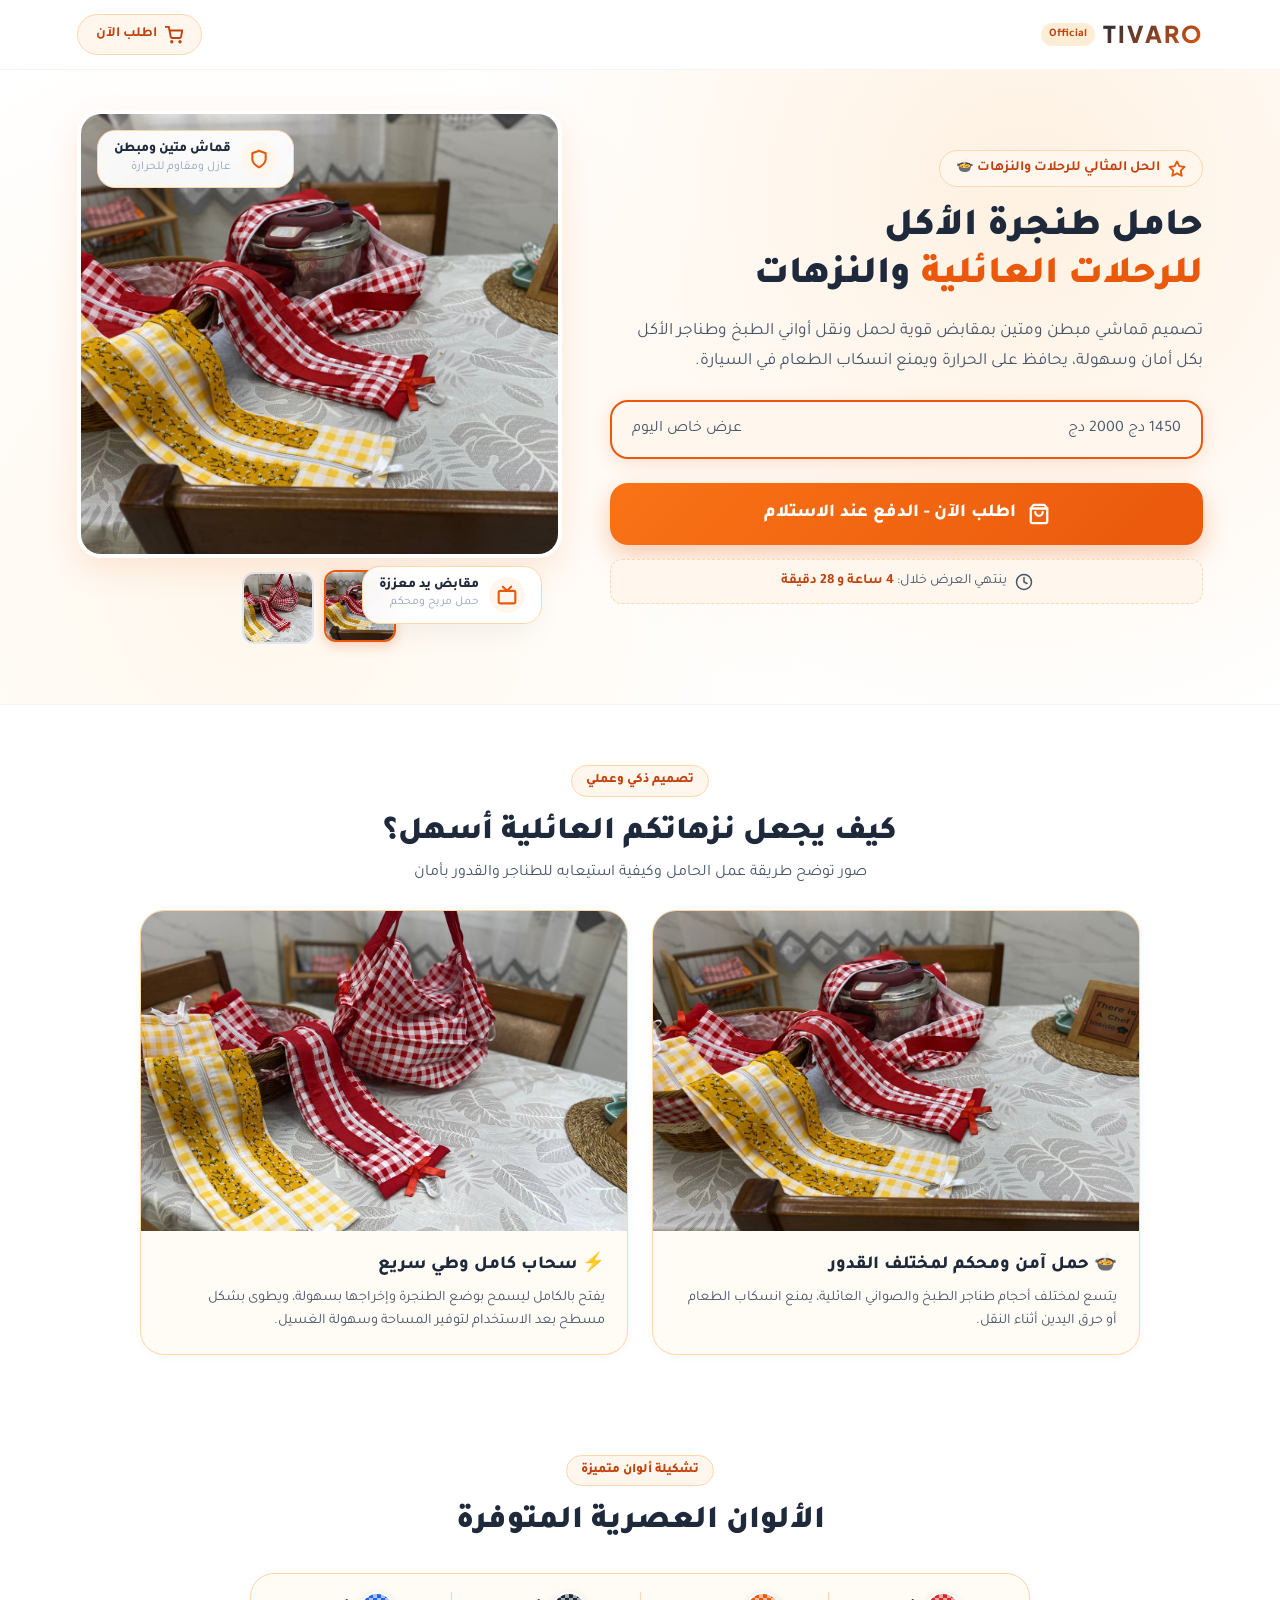
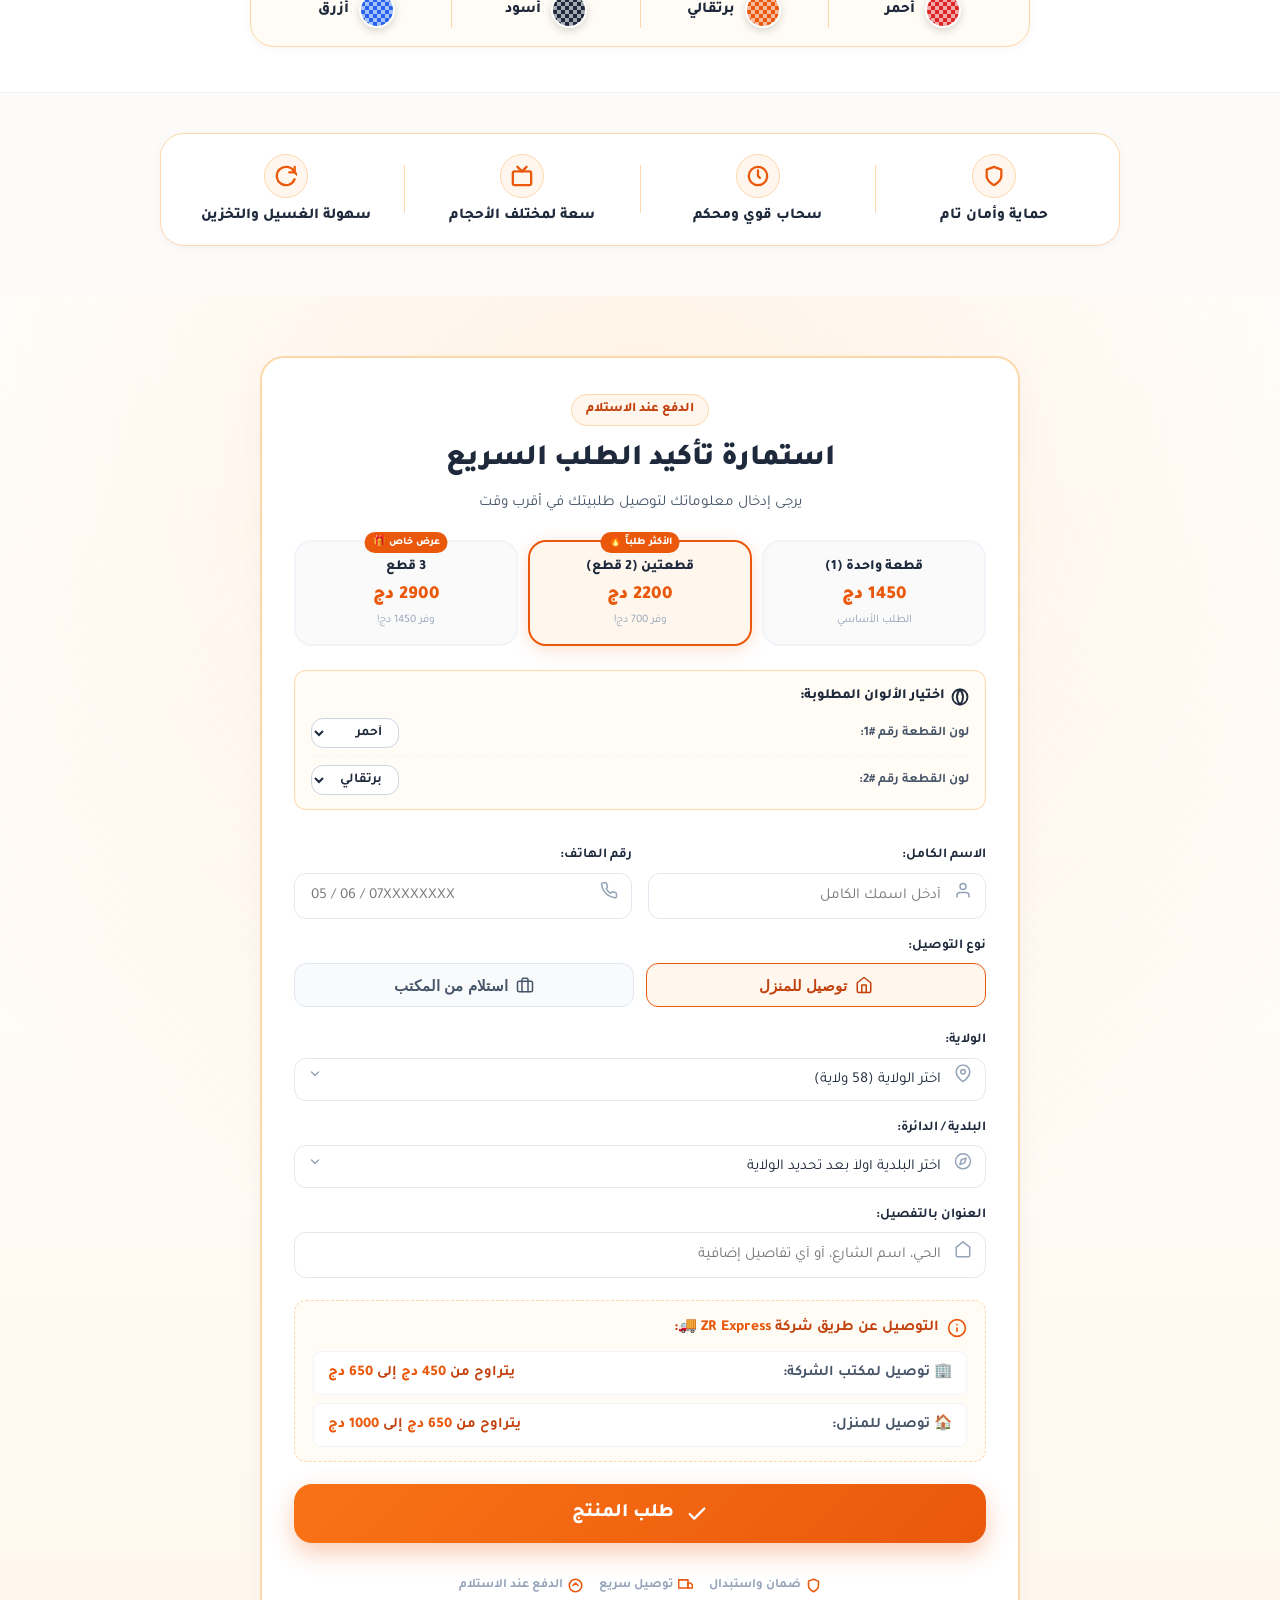
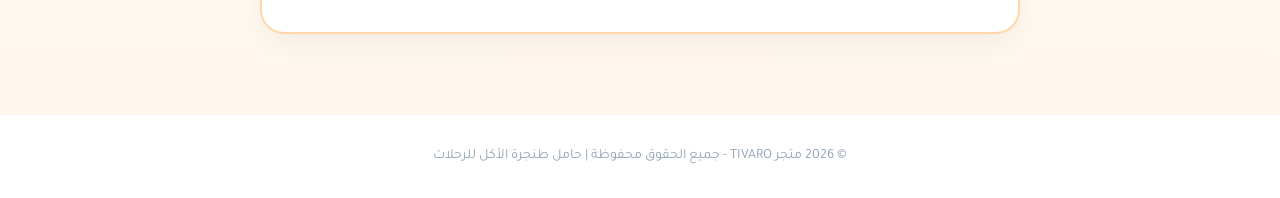
<file: PotPorter/PotPorter2.html>
<!DOCTYPE html>
<html lang="ar" dir="rtl">
<head>
  <meta charset="UTF-8">
  <meta name="viewport" content="width=device-width, initial-scale=1.0">
  <title>TIVARO | حامل طنجرة الأكل للرحلات العائلية</title>
  <meta name="description" content="حامل طنجرة الأكل المبطن للرحلات العائلية والنزهات. قماش متين عازل للحرارة لحمل وتثبيت القدور بأمان وسهولة تامة.">
  
  <!-- Favicon / Meta -->
  <meta name="theme-color" content="#FFF7ED">
  
  <!-- CSS Stylesheet -->
  <link rel="stylesheet" href="potporter.css?v=1.1">

  <!-- TikTok Pixel Code Start -->
  <script>
  !function (w, d, t) {
    w.TiktokAnalyticsObject=t;var ttq=w[t]=w[t]||[];ttq.methods=["page","track","identify","instances","debug","on","off","once","ready","alias","group","enableCookie","disableCookie","holdConsent","revokeConsent","grantConsent"],ttq.setAndDefer=function(t,e){t[e]=function(){t.push([e].concat(Array.prototype.slice.call(arguments,0)))}};for(var i=0;i<ttq.methods.length;i++)ttq.setAndDefer(ttq,ttq.methods[i]);ttq.instance=function(t){for(
  var e=ttq._i[t]||[],n=0;n<ttq.methods.length;n++)ttq.setAndDefer(e,ttq.methods[n]);return e},ttq.load=function(e,n){var r="https://analytics.tiktok.com/i18n/pixel/events.js",o=n&&n.partner;ttq._i=ttq._i||{},ttq._i[e]=[],ttq._i[e]._u=r,ttq._t=ttq._t||{},ttq._t[e]=+new Date,ttq._o=ttq._o||{},ttq._o[e]=n||{};n=document.createElement("script")
  ;n.type="text/javascript",n.async=!0,n.src=r+"?sdkid="+e+"&lib="+t;e=document.getElementsByTagName("script")[0];e.parentNode.insertBefore(n,e)};

    ttq.load('DALHN13C77UCRCTVF3C0');
    ttq.page();

    // حدث مشاهدة المنتج ViewContent
    ttq.track('ViewContent', {
      contents: [
        {
          content_id: 'pot-porter',
          content_type: 'product',
          content_name: 'حامل طنجرة الأكل للرحلات العائلية'
        }
      ],
      value: 2200,
      currency: 'DZD'
    });
  }(window, document, 'ttq');
  </script>
  <!-- TikTok Pixel Code End -->
</head>
<body>

  <!-- الهيدر / شريط التنقل -->
  <header>
    <div class="logo-wrapper">
      <span class="brand-logo">TIVARO</span>
      <span class="brand-badge">Official</span>
    </div>
    
    <a href="#orderSection" class="nav-cta-btn">
      <svg width="18" height="18" viewBox="0 0 24 24" fill="none" stroke="currentColor" stroke-width="2.5" stroke-linecap="round" stroke-linejoin="round">
        <circle cx="9" cy="21" r="1"></circle>
        <circle cx="20" cy="21" r="1"></circle>
        <path d="M1 1h4l2.68 13.39a2 2 0 0 0 2 1.61h9.72a2 2 0 0 0 2-1.61L23 6H6"></path>
      </svg>
      <span>اطلب الآن</span>
    </a>
  </header>

  <!-- القسم الرئيسي (Hero Section) -->
  <section class="hero-section">
    <div class="hero-container">
      <div class="hero-text-col">
        <div class="hero-tag">
          <svg width="18" height="18" viewBox="0 0 24 24" fill="none" stroke="currentColor" stroke-width="2.5" stroke-linecap="round" stroke-linejoin="round">
            <path d="M12 2l3.09 6.26L22 9.27l-5 4.87 1.18 6.88L12 17.77l-6.18 3.25L7 14.14 2 9.27l6.91-1.01L12 2z"></path>
          </svg>
          <span>الحل المثالي للرحلات والنزهات 🍲</span>
        </div>

        <h1 class="hero-title">
          حامل طنجرة الأكل<br>
          <span class="highlight-orange">للرحلات العائلية</span> والنزهات
        </h1>

        <p class="hero-subtitle">
          تصميم قماشي مبطن ومتين بمقابض قوية لحمل ونقل أواني الطبخ وطناجر الأكل بكل أمان وسهولة، يحافظ على الحرارة ويمنع انسكاب الطعام في السيارة.
        </p>

        <!-- بطاقة السعر الفوري -->
        <div class="hero-pricing-box">
          <div class="price-main">
            <span class="current-price">1450 دج</span>
            <span class="old-price">2000 دج</span>
          </div>
          <span class="discount-pill">عرض خاص اليوم</span>
        </div>

        <!-- زر الطلب المباشر -->
        <a href="#orderSection" class="btn-cta-orange">
          <svg width="22" height="22" viewBox="0 0 24 24" fill="none" stroke="currentColor" stroke-width="2.5" stroke-linecap="round" stroke-linejoin="round">
            <path d="M6 2L3 6v14a2 2 0 0 0 2 2h14a2 2 0 0 0 2-2V6l-3-4z"></path>
            <line x1="3" y1="6" x2="21" y2="6"></line>
            <path d="M16 10a4 4 0 0 1-8 0"></path>
          </svg>
          <span>اطلب الآن - الدفع عند الاستلام</span>
        </a>

        <!-- عداد التوصيل السريع -->
        <div class="shipping-timer-bar">
          <svg width="18" height="18" viewBox="0 0 24 24" fill="none" stroke="currentColor" stroke-width="2" stroke-linecap="round" stroke-linejoin="round">
            <circle cx="12" cy="12" r="10"></circle>
            <polyline points="12 6 12 12 16 14"></polyline>
          </svg>
          <span>ينتهي العرض خلال: <strong id="countdownTimer">3 ساعات و 45 دقيقة</strong></span>
        </div>
      </div>

      <!-- صورة ومصغرات المنتج في الهيرو -->
      <div class="hero-image-box">
        <div class="hero-img-frame">
          <img id="mainHeroImg" src="assets/abor.jpg" alt="حامل طنجرة الأكل للرحلات العائلية">
        </div>

        <!-- مصغرات التبديل السريع بين الصور -->
        <div class="hero-thumbnails-row">
          <div class="hero-thumb active" data-img="assets/abor.jpg">
            <img src="assets/abor.jpg" alt="حمل ونقل الطنجرة بسهولة">
          </div>
          <div class="hero-thumb" data-img="assets/ador.jpg">
            <img src="assets/ador.jpg" alt="الحامل مفتوح ومطوي">
          </div>
        </div>

        <!-- بادج ميزة عائم علوي -->
        <div class="floating-badge badge-top">
          <div class="badge-icon-warm">
            <svg width="20" height="20" viewBox="0 0 24 24" fill="none" stroke="currentColor" stroke-width="2.5" stroke-linecap="round" stroke-linejoin="round">
              <path d="M12 22s8-4 8-10V5l-8-3-8 3v7c0 6 8 10 8 10z"></path>
            </svg>
          </div>
          <div>
            <div class="badge-text-title">قماش متين ومبطن</div>
            <div class="badge-text-sub">عازل ومقاوم للحرارة</div>
          </div>
        </div>

        <!-- بادج ميزة عائم سفلي -->
        <div class="floating-badge badge-bottom">
          <div class="badge-icon-warm">
            <svg width="20" height="20" viewBox="0 0 24 24" fill="none" stroke="currentColor" stroke-width="2.5" stroke-linecap="round" stroke-linejoin="round">
              <rect x="2" y="7" width="20" height="15" rx="2" ry="2"></rect>
              <polyline points="17 2 12 7 7 2"></polyline>
            </svg>
          </div>
          <div>
            <div class="badge-text-title">مقابض يد معززة</div>
            <div class="badge-text-sub">حمل مريح ومحكم</div>
          </div>
        </div>
      </div>
    </div>
  </section>

  <!-- قسم صور وتفاصيل الاستخدام (Product Showcase) -->
  <section class="product-showcase-section">
    <div class="section-header">
      <span class="section-pill">تصميم ذكي وعملي</span>
      <h2 class="section-title">كيف يجعل نزهاتكم العائلية أسهل؟</h2>
      <p class="section-desc">صور توضح طريقة عمل الحامل وكيفية استيعابه للطناجر والقدور بأمان</p>
    </div>

    <div class="showcase-grid">
      <!-- بطاقة 1: الطنجرة داخل الحامل -->
      <div class="showcase-card">
        <div class="showcase-img-box">
          <img src="assets/abor.jpg" alt="تثبيت الطنجرة ونقلها بأمان">
        </div>
        <div class="showcase-card-body">
          <h3 class="showcase-card-title">🍲 حمل آمن ومحكم لمختلف القدور</h3>
          <p class="showcase-card-desc">يتسع لمختلف أحجام طناجر الطبخ والصواني العائلية، يمنع انسكاب الطعام أو حرق اليدين أثناء النقل.</p>
        </div>
      </div>

      <!-- بطاقة 2: الحامل مفتوح ومطوي -->
      <div class="showcase-card">
        <div class="showcase-img-box">
          <img src="assets/ador.jpg" alt="سحاب كامل وطي سهل">
        </div>
        <div class="showcase-card-body">
          <h3 class="showcase-card-title">⚡ سحاب كامل وطي سريع</h3>
          <p class="showcase-card-desc">يفتح بالكامل ليسمح بوضع الطنجرة وإخراجها بسهولة، ويطوى بشكل مسطح بعد الاستخدام لتوفير المساحة وسهولة الغسيل.</p>
        </div>
      </div>
    </div>
  </section>

  <!-- قسم استعراض الألوان المتوفرة (في بطاقة واحدة أفقية بمربعات بيضاء) -->
  <section class="colors-showcase-section">
    <div class="section-header">
      <span class="section-pill">تشكيلة ألوان متميزة</span>
      <h2 class="section-title">الألوان العصرية المتوفرة</h2>
    </div>

    <div class="colors-unified-card">
      <div class="color-item-horizontal">
        <span class="color-swatch-checkered red"></span>
        <span class="color-card-name">أحمر</span>
      </div>

      <div class="color-divider"></div>

      <div class="color-item-horizontal">
        <span class="color-swatch-checkered orange"></span>
        <span class="color-card-name">برتقالي</span>
      </div>

      <div class="color-divider"></div>

      <div class="color-item-horizontal">
        <span class="color-swatch-checkered black"></span>
        <span class="color-card-name">أسود</span>
      </div>

      <div class="color-divider"></div>

      <div class="color-item-horizontal">
        <span class="color-swatch-checkered blue"></span>
        <span class="color-card-name">أزرق</span>
      </div>
    </div>
  </section>

  <!-- قسم المميزات في بطاقة واحدة أفقية -->
  <section class="features-section">
    <div class="features-unified-card">
      <div class="feature-item">
        <div class="feature-icon-wrapper">
          <svg width="22" height="22" viewBox="0 0 24 24" fill="none" stroke="currentColor" stroke-width="2.5" stroke-linecap="round" stroke-linejoin="round">
            <path d="M12 22s8-4 8-10V5l-8-3-8 3v7c0 6 8 10 8 10z"></path>
          </svg>
        </div>
        <h3 class="feature-title">حماية وأمان تام</h3>
      </div>

      <div class="feature-divider"></div>

      <div class="feature-item">
        <div class="feature-icon-wrapper">
          <svg width="22" height="22" viewBox="0 0 24 24" fill="none" stroke="currentColor" stroke-width="2.5" stroke-linecap="round" stroke-linejoin="round">
            <circle cx="12" cy="12" r="10"></circle>
            <polyline points="12 6 12 12 14 14"></polyline>
          </svg>
        </div>
        <h3 class="feature-title">سحاب قوي ومحكم</h3>
      </div>

      <div class="feature-divider"></div>

      <div class="feature-item">
        <div class="feature-icon-wrapper">
          <svg width="22" height="22" viewBox="0 0 24 24" fill="none" stroke="currentColor" stroke-width="2.5" stroke-linecap="round" stroke-linejoin="round">
            <rect x="2" y="7" width="20" height="15" rx="2" ry="2"></rect>
            <polyline points="17 2 12 7 7 2"></polyline>
          </svg>
        </div>
        <h3 class="feature-title">سعة لمختلف الأحجام</h3>
      </div>

      <div class="feature-divider"></div>

      <div class="feature-item">
        <div class="feature-icon-wrapper">
          <svg width="22" height="22" viewBox="0 0 24 24" fill="none" stroke="currentColor" stroke-width="2.5" stroke-linecap="round" stroke-linejoin="round">
            <path d="M21.5 2v6h-6M21.34 15.57a10 10 0 1 1-.57-8.38l6 6"></path>
          </svg>
        </div>
        <h3 class="feature-title">سهولة الغسيل والتخزين</h3>
      </div>
    </div>
  </section>

  <!-- قسم بطاقة الطلب السريع (Order Section) -->
  <section class="order-section" id="orderSection">
    <div class="order-card-container">
      <div class="order-card-header">
        <span class="section-pill">الدفع عند الاستلام</span>
        <h2>استمارة تأكيد الطلب السريع</h2>
        <p>يرجى إدخال معلوماتك لتوصيل طلبيتك في أقرب وقت</p>
      </div>

      <!-- اختيار العرض والكمية (3 عروض في صف أفقي) -->
      <div class="packages-selector-grid">
        <div class="package-option-card" data-package="1">
          <span class="pkg-title">قطعة واحدة (1)</span>
          <div class="pkg-price">1450 دج</div>
          <span class="pkg-sub">الطلب الأساسي</span>
        </div>

        <div class="package-option-card selected" data-package="2">
          <span class="package-badge-tag">الأكثر طلباً 🔥</span>
          <span class="pkg-title">قطعتين (2 قطع)</span>
          <div class="pkg-price">2200 دج</div>
          <span class="pkg-sub">وفر 700 دج!</span>
        </div>

        <div class="package-option-card" data-package="3">
          <span class="package-badge-tag">عرض خاص 🎁</span>
          <span class="pkg-title">3 قطع</span>
          <div class="pkg-price">2900 دج</div>
          <span class="pkg-sub">وفر 1450 دج!</span>
        </div>
      </div>

      <!-- نموذج الطلب -->
      <form class="checkout-form" id="potPorterOrderForm">
        <!-- اختيار الألوان لكل قطعة -->
        <div class="color-picker-group">
          <div class="color-picker-title">
            <svg width="18" height="18" viewBox="0 0 24 24" fill="none" stroke="currentColor" stroke-width="2.5" stroke-linecap="round" stroke-linejoin="round">
              <circle cx="12" cy="12" r="10"></circle>
              <path d="M12 2a14.5 14.5 0 0 0 0 20 14.5 14.5 0 0 0 0-20"></path>
            </svg>
            <span>اختيار الألوان المطلوبة:</span>
          </div>
          <div id="colorPickerContainer">
            <!-- يتم توليد حقول الألوان ديناميكياً بحسب عدد القطع -->
          </div>
        </div>

        <!-- الاسم ورقم الهاتف -->
        <div class="form-row">
          <div class="form-group">
            <label for="fullNameInput">الاسم الكامل:</label>
            <div class="input-with-icon">
              <span class="input-icon">
                <svg width="18" height="18" viewBox="0 0 24 24" fill="none" stroke="currentColor" stroke-width="2" stroke-linecap="round" stroke-linejoin="round">
                  <path d="M20 21v-2a4 4 0 0 0-4-4H8a4 4 0 0 0-4 4v2"></path>
                  <circle cx="12" cy="7" r="4"></circle>
                </svg>
              </span>
              <input type="text" id="fullNameInput" class="form-control" placeholder="أدخل اسمك الكامل" required>
            </div>
          </div>

          <div class="form-group">
            <label for="phoneInput">رقم الهاتف:</label>
            <div class="input-with-icon">
              <span class="input-icon">
                <svg width="18" height="18" viewBox="0 0 24 24" fill="none" stroke="currentColor" stroke-width="2" stroke-linecap="round" stroke-linejoin="round">
                  <path d="M22 16.92v3a2 2 0 0 1-2.18 2 19.79 19.79 0 0 1-8.63-3.07 19.5 19.5 0 0 1-6-6 19.79 19.79 0 0 1-3.07-8.67A2 2 0 0 1 4.11 2h3a2 2 0 0 1 2 1.72 12.84 12.84 0 0 0 .7 2.81 2 2 0 0 1-.45 2.11L8.09 9.91a16 16 0 0 0 6 6l1.27-1.27a2 2 0 0 1 2.11-.45 12.84 12.84 0 0 0 2.81.7A2 2 0 0 1 22 16.92z"></path>
                </svg>
              </span>
              <input type="tel" id="phoneInput" class="form-control" placeholder="05 / 06 / 07XXXXXXXX" pattern="0[5-7][0-9]{8}" maxlength="10" inputmode="numeric" required>
            </div>
            <div id="phoneError" class="phone-error-message" style="display:none;"></div>
          </div>
        </div>

        <!-- خيار نوع التوصيل (منزل / مكتب) -->
        <div class="form-group">
          <label>نوع التوصيل:</label>
          <div class="delivery-tabs">
            <button type="button" class="delivery-tab-btn active" id="tabHome">
              <svg width="18" height="18" viewBox="0 0 24 24" fill="none" stroke="currentColor" stroke-width="2" stroke-linecap="round" stroke-linejoin="round">
                <path d="M3 9l9-7 9 7v11a2 2 0 0 1-2 2H5a2 2 0 0 1-2-2z"></path>
                <polyline points="9 22 9 12 15 12 15 22"></polyline>
              </svg>
              <span>توصيل للمنزل</span>
            </button>
            <button type="button" class="delivery-tab-btn" id="tabOffice">
              <svg width="18" height="18" viewBox="0 0 24 24" fill="none" stroke="currentColor" stroke-width="2" stroke-linecap="round" stroke-linejoin="round">
                <rect x="2" y="7" width="20" height="14" rx="2" ry="2"></rect>
                <path d="M16 21V5a2 2 0 0 0-2-2h-4a2 2 0 0 0-2 2v16"></path>
              </svg>
              <span>استلام من المكتب</span>
            </button>
          </div>
        </div>

        <!-- اختيار الولاية (58 ولاية) -->
        <div class="form-group">
          <label for="wilayaSelect">الولاية:</label>
          <div class="input-with-icon">
            <span class="input-icon">
              <svg width="18" height="18" viewBox="0 0 24 24" fill="none" stroke="currentColor" stroke-width="2" stroke-linecap="round" stroke-linejoin="round">
                <path d="M21 10c0 7-9 13-9 13s-9-6-9-13a9 9 0 0 1 18 0z"></path>
                <circle cx="12" cy="10" r="3"></circle>
              </svg>
            </span>
            <select id="wilayaSelect" class="form-control" required>
              <option value="" disabled selected>اختر الولاية (58 ولاية)</option>
            </select>
            <span class="select-arrow-icon">
              <svg width="14" height="14" viewBox="0 0 24 24" fill="none" stroke="currentColor" stroke-width="2.5" stroke-linecap="round" stroke-linejoin="round">
                <polyline points="6 9 12 15 18 9"></polyline>
              </svg>
            </span>
          </div>
        </div>

        <!-- اختيار البلدية (للتوصيل للمنزل) -->
        <div class="form-group" id="communeGroup">
          <label for="communeSelect">البلدية / الدائرة:</label>
          <div class="input-with-icon">
            <span class="input-icon">
              <svg width="18" height="18" viewBox="0 0 24 24" fill="none" stroke="currentColor" stroke-width="2" stroke-linecap="round" stroke-linejoin="round">
                <circle cx="12" cy="12" r="10"></circle>
                <polygon points="16.24 7.76 14.12 14.12 7.76 16.24 9.88 9.88 16.24 7.76"></polygon>
              </svg>
            </span>
            <select id="communeSelect" class="form-control" required>
              <option value="" disabled selected>اختر البلدية أولاً بعد تحديد الولاية</option>
            </select>
            <span class="select-arrow-icon">
              <svg width="14" height="14" viewBox="0 0 24 24" fill="none" stroke="currentColor" stroke-width="2.5" stroke-linecap="round" stroke-linejoin="round">
                <polyline points="6 9 12 15 18 9"></polyline>
              </svg>
            </span>
          </div>
        </div>

        <!-- اختيار مكتب الشحن (في حالة الاستلام من المكتب) -->
        <div class="form-group" id="officeGroup" style="display: none;">
          <label for="officeSelect">مكتب الشحن المتاح:</label>
          <div class="input-with-icon">
            <span class="input-icon">
              <svg width="18" height="18" viewBox="0 0 24 24" fill="none" stroke="currentColor" stroke-width="2" stroke-linecap="round" stroke-linejoin="round">
                <rect x="2" y="7" width="20" height="14" rx="2" ry="2"></rect>
                <path d="M16 21V5a2 2 0 0 0-2-2h-4a2 2 0 0 0-2 2v16"></path>
              </svg>
            </span>
            <select id="officeSelect" class="form-control">
              <option value="" disabled selected>اختر مكتب الشحن</option>
            </select>
            <span class="select-arrow-icon">
              <svg width="14" height="14" viewBox="0 0 24 24" fill="none" stroke="currentColor" stroke-width="2.5" stroke-linecap="round" stroke-linejoin="round">
                <polyline points="6 9 12 15 18 9"></polyline>
              </svg>
            </span>
          </div>
        </div>

        <!-- العنوان التفصيلي -->
        <div class="form-group" id="addressGroup">
          <label for="addressInput">العنوان بالتفصيل:</label>
          <div class="input-with-icon">
            <span class="input-icon">
              <svg width="18" height="18" viewBox="0 0 24 24" fill="none" stroke="currentColor" stroke-width="2" stroke-linecap="round" stroke-linejoin="round">
                <path d="M3 9l9-7 9 7v11a2 2 0 0 1-2 2H5a2 2 0 0 1-2-2z"></path>
              </svg>
            </span>
            <input type="text" id="addressInput" class="form-control" placeholder="الحي، اسم الشارع، أو أي تفاصيل إضافية" required>
          </div>
        </div>

        <!-- إشعار أسعار التوصيل -->
        <div class="delivery-pricing-notice">
          <div class="notice-header">
            <svg width="20" height="20" viewBox="0 0 24 24" fill="none" stroke="currentColor" stroke-width="2" stroke-linecap="round" stroke-linejoin="round">
              <circle cx="12" cy="12" r="10"></circle>
              <line x1="12" y1="16" x2="12" y2="12"></line>
              <line x1="12" y1="8" x2="12.01" y2="8"></line>
            </svg>
            <span>التوصيل عن طريق شركة <strong>ZR Express 🚚</strong>:</span>
          </div>
          <div class="notice-content">
            <div class="notice-line">
              <span class="notice-title">🏢 توصيل لمكتب الشركة:</span>
              <span class="notice-value">يتراوح من <strong>450 دج</strong> إلى <strong>650 دج</strong></span>
            </div>
            <div class="notice-line">
              <span class="notice-title">🏠 توصيل للمنزل:</span>
              <span class="notice-value">يتراوح من <strong>650 دج</strong> إلى <strong>1000 دج</strong></span>
            </div>
          </div>
        </div>

        <!-- زر إرسال وتأكيد الطلب -->
        <button type="submit" class="btn-submit-order">
          <svg width="22" height="22" viewBox="0 0 24 24" fill="none" stroke="currentColor" stroke-width="2.5" stroke-linecap="round" stroke-linejoin="round">
            <polyline points="20 6 9 17 4 12"></polyline>
          </svg>
          <span>طلب المنتج</span>
        </button>

        <!-- علامات الثقة والأمان (في استقامة أفقية) -->
        <div class="trust-badges-row">
          <div class="trust-item">
            <svg width="15" height="15" viewBox="0 0 24 24" fill="none" stroke="currentColor" stroke-width="2.5" stroke-linecap="round" stroke-linejoin="round">
              <path d="M12 22s8-4 8-10V5l-8-3-8 3v7c0 6 8 10 8 10z"></path>
            </svg>
            <span>ضمان واستبدال</span>
          </div>
          <div class="trust-item">
            <svg width="15" height="15" viewBox="0 0 24 24" fill="none" stroke="currentColor" stroke-width="2.5" stroke-linecap="round" stroke-linejoin="round">
              <rect x="1" y="3" width="15" height="13"></rect>
              <polygon points="16 8 20 8 23 11 23 16 16 16 16 8"></polygon>
            </svg>
            <span>توصيل سريع</span>
          </div>
          <div class="trust-item">
            <svg width="15" height="15" viewBox="0 0 24 24" fill="none" stroke="currentColor" stroke-width="2.5" stroke-linecap="round" stroke-linejoin="round">
              <circle cx="12" cy="12" r="10"></circle>
              <path d="M16 12l-4-4-4 4"></path>
            </svg>
            <span>الدفع عند الاستلام</span>
          </div>
        </div>
      </form>
    </div>
  </section>

  <!-- نافذة نجاح الطلب (Order Success Modal) -->
  <div class="modal-backdrop" id="orderSuccessModal">
    <div class="success-card">
      <div class="success-icon-wrap">
        <svg width="36" height="36" viewBox="0 0 24 24" fill="none" stroke="currentColor" stroke-width="3" stroke-linecap="round" stroke-linejoin="round">
          <polyline points="20 6 9 17 4 12"></polyline>
        </svg>
      </div>

      <h3 class="success-title">تم تسجيل طلبك بنجاح! 🎉</h3>
      <p class="success-desc">شكراً لثقتكم بمتجر TIVARO. سيتصل بك فريقنا هاتفياً في أقرب وقت لتأكيد العنوان وشحن طلبيتك.</p>

      <div class="receipt-box">
        <div class="receipt-item">
          <span>رقم الطلب:</span>
          <strong id="receiptOrderNum">TIV-POT-123456</strong>
        </div>
        <div class="receipt-item">
          <span>العرض:</span>
          <span id="receiptPackage">قطعتين (2 قطع)</span>
        </div>
        <div class="receipt-item">
          <span>الألوان المختارة:</span>
          <span id="receiptColors">أحمر + برتقالي</span>
        </div>
        <div class="receipt-item">
          <span>عنوان التوصيل:</span>
          <span id="receiptAddress">الجزائر</span>
        </div>
        <div class="receipt-item">
          <span>المبلغ المطلوب عند الاستلام:</span>
          <span id="receiptTotal" style="color: var(--primary); font-weight: 900;">2200 دج</span>
        </div>
      </div>

      <button class="btn-close-modal" id="closeSuccessModal">شكراً</button>
    </div>
  </div>

  <!-- الفوتر -->
  <footer>
    <p>© 2026 متجر TIVARO - جميع الحقوق محفوظة | حامل طنجرة الأكل للرحلات</p>
  </footer>

  <!-- Script File -->
  <script src="potporter.js?v=1.3"></script>

  <!-- TikTok Pixel Purchase Event Script -->
  <script>
  // تتبع حدث الشراء لـ TikTok Pixel مع تشفير البيانات SHA-256 للمطابقة المتقدمة (Advanced Matching)
  window.trackTikTokPurchase = async function(data) {
    if (typeof ttq === 'undefined') return;

    // دالة تشفير SHA-256 للبيانات الشخصية على مستوى العميل (Client-side)
    async function sha256(str) {
      if (!str) return '';
      try {
        const buffer = new TextEncoder().encode(str.toString().trim().toLowerCase());
        const hash = await crypto.subtle.digest('SHA-256', buffer);
        return Array.from(new Uint8Array(hash)).map(b => b.toString(16).padStart(2, '0')).join('');
      } catch (e) {
        return '';
      }
    }

    try {
      const hashedPhone = await sha256(data.phone);
      const hashedOrderId = await sha256(data.orderNum);
      const hashedEmail = data.email ? await sha256(data.email) : undefined;

      // add this before event code to all pages where PII data postback is expected and appropriate 
      const identifyPayload = {
        phone_number: hashedPhone,
        external_id: hashedOrderId
      };
      if (hashedEmail) {
        identifyPayload.email = hashedEmail;
      }
      ttq.identify(identifyPayload);

      const pkg = data.pkg || {};
      const orderValue = pkg.price || 2200;
      const prodId = 'pot-porter-' + (pkg.id || '2');
      const prodName = 'حامل طنجرة الأكل للرحلات العائلية';

      // حدث الشراء Purchase
      ttq.track('Purchase', {
        contents: [
          {
            content_id: prodId,
            content_name: prodName
          }
        ],
        value: orderValue,
        currency: 'DZD'
      });

      // CompletePayment لتوافق كافة أنواع حملات تيك توك
      ttq.track('CompletePayment', {
        contents: [
          {
            content_id: prodId,
            content_name: prodName
          }
        ],
        content_id: prodId,
        content_name: prodName,
        quantity: pkg.qty || 2,
        price: orderValue,
        value: orderValue,
        currency: 'DZD'
      });

      console.log('TikTok Pixel: identify & Purchase tracked successfully.');
    } catch (err) {
      console.error('Error tracking TikTok Purchase event:', err);
    }
  };
  </script>
</body>
</html>
</file>
<file: knee/knee.css>
/* ==========================================================================
   TIVARO - MEDICAL & ATHLETIC KNEE BRACE THEME
   Palette: Emerald Green (#10B981, #059669), Soft Mint (#ECFDF5), Baby Blue (#E0F2FE, #0284C7), Slate (#1E293B)
   Typography: Tajawal & Plus Jakarta Sans
   ========================================================================== */

@import url('https://fonts.googleapis.com/css2?family=Plus+Jakarta+Sans:wght@400;500;600;700;800&family=Tajawal:wght@300;400;500;700;800;900&display=swap');

:root {
  /* Soft & Ultra-Clean Palette */
  --bg-main: #FAFBFC;
  --bg-card: #FFFFFF;
  --bg-green-soft: #ECFDF5;
  --bg-green-subtle: #F0FDF4;
  --bg-green-card: #F0FDF4;
  --border-green: #A7F3D0;
  --border-subtle: #F1F5F9;
  
  /* Green / Medical Accents */
  --green-primary: #10B981;
  --green-deep: #059669;
  --green-dark: #047857;
  --green-gradient: linear-gradient(135deg, #34D399 0%, #059669 100%);
  --green-soft-gradient: linear-gradient(180deg, #ECFDF5 0%, #FFFFFF 100%);
  
  /* Baby Blue Accents (Highlight & CTA) */
  --baby-blue-light: #F0F9FF;
  --baby-blue-soft: #E0F2FE;
  --baby-blue-mid: #BAE6FD;
  --baby-blue-primary: #38BDF8;
  --baby-blue-deep: #0284C7;
  --baby-blue-gradient: linear-gradient(135deg, #0284C7 0%, #0369A1 100%);
  --cta-green-gradient: linear-gradient(135deg, #10B981 0%, #059669 100%);
  --cta-btn-glow: 0 10px 25px rgba(16, 185, 129, 0.35);

  /* Typography Colors */
  --text-title: #0F172A;
  --text-body: #334155;
  --text-muted: #64748B;
  --text-green: #059669;
  --text-blue: #0284C7;
  
  /* Shadows & Radius */
  --shadow-sm: 0 2px 8px rgba(0, 0, 0, 0.04);
  --shadow-md: 0 12px 30px -6px rgba(0, 0, 0, 0.07);
  --shadow-green: 0 12px 32px rgba(16, 185, 129, 0.15);
  --shadow-blue: 0 12px 32px rgba(2, 132, 199, 0.18);
  --radius-sm: 12px;
  --radius-md: 18px;
  --radius-lg: 24px;
  --radius-full: 9999px;
  
  /* Fonts */
  --font-arabic: 'Tajawal', -apple-system, BlinkMacSystemFont, sans-serif;
  --font-en: 'Plus Jakarta Sans', sans-serif;
}

* {
  box-sizing: border-box;
  margin: 0;
  padding: 0;
  -webkit-tap-highlight-color: transparent;
}

html {
  scroll-behavior: smooth;
}

body {
  font-family: var(--font-arabic);
  background-color: var(--bg-main);
  color: var(--text-body);
  line-height: 1.65;
  overflow-x: hidden;
  direction: rtl;
  text-align: right;
}

img {
  max-width: 100%;
  height: auto;
  display: block;
}

a {
  text-decoration: none;
  color: inherit;
}

/* ==========================================================================
   Announcement Bar
   ========================================================================== */
.announcement-bar {
  background: linear-gradient(90deg, #D1FAE5 0%, #E0F2FE 50%, #D1FAE5 100%);
  color: #064E3B;
  font-size: 0.85rem;
  font-weight: 700;
  padding: 10px 16px;
  text-align: center;
  position: relative;
  z-index: 100;
  overflow: hidden;
  border-bottom: 1px solid rgba(255, 255, 255, 0.8);
}

.announcement-bar-content {
  display: flex;
  align-items: center;
  justify-content: center;
  gap: 16px;
  flex-wrap: wrap;
}

.announcement-item {
  display: inline-flex;
  align-items: center;
  gap: 6px;
}

.announcement-item span.dot {
  width: 6px;
  height: 6px;
  background-color: var(--green-deep);
  border-radius: 50%;
  display: inline-block;
}

/* ==========================================================================
   Header Navigation
   ========================================================================== */
header {
  background: rgba(255, 255, 255, 0.96);
  backdrop-filter: blur(14px);
  position: sticky;
  top: 0;
  z-index: 90;
  border-bottom: 1px solid #F1F5F9;
  padding: 12px 5%;
  display: flex;
  justify-content: space-between;
  align-items: center;
  gap: 12px;
  transition: all 0.3s ease;
}

header.scrolled {
  box-shadow: var(--shadow-sm);
  padding: 10px 5%;
}

.logo-wrapper {
  display: flex;
  align-items: center;
  gap: 8px;
  flex-shrink: 0;
}

.brand-logo {
  font-family: var(--font-en);
  font-size: 1.4rem;
  font-weight: 800;
  letter-spacing: 1.5px;
  color: var(--text-title);
  background: linear-gradient(135deg, #0F172A 0%, #059669 100%);
  -webkit-background-clip: text;
  -webkit-text-fill-color: transparent;
  line-height: 1;
}

.brand-badge {
  background-color: var(--bg-green-soft);
  color: var(--green-deep);
  font-size: 0.72rem;
  font-weight: 800;
  padding: 3px 8px;
  border-radius: var(--radius-full);
  border: 1px solid var(--border-green);
  white-space: nowrap;
  line-height: 1.2;
}

.nav-cta-btn {
  background-color: var(--bg-green-soft);
  border: 1.5px solid var(--border-green);
  color: var(--green-deep);
  padding: 8px 16px;
  border-radius: var(--radius-full);
  font-size: 0.88rem;
  font-weight: 800;
  display: inline-flex;
  align-items: center;
  gap: 8px;
  cursor: pointer;
  white-space: nowrap;
  flex-shrink: 0;
  line-height: 1;
  transition: all 0.25s ease;
}

.nav-cta-btn:hover {
  background-color: var(--green-deep);
  color: #FFFFFF;
  border-color: var(--green-deep);
  transform: translateY(-1px);
}

/* ==========================================================================
   Hero Section
   ========================================================================== */
.hero-section {
  position: relative;
  padding: 40px 6% 60px;
  background: radial-gradient(circle at 80% 20%, rgba(209, 250, 229, 0.4) 0%, transparent 50%),
              radial-gradient(circle at 20% 80%, rgba(224, 242, 254, 0.5) 0%, transparent 50%),
              #FFFFFF;
  border-bottom: 1px solid var(--border-subtle);
  overflow: hidden;
}

.hero-container {
  max-width: 620px;
  margin: 0 auto;
  display: flex;
  flex-direction: column;
  align-items: center;
  text-align: center;
  gap: 16px;
}

.hero-header-box {
  width: 100%;
  text-align: center;
}

.hero-title {
  font-size: 1.65rem;
  font-weight: 900;
  line-height: 1.3;
  color: var(--text-title);
  margin-bottom: 4px;
}

.hero-title span.highlight-green {
  color: var(--green-deep);
  position: relative;
}

.hero-title span.highlight-blue {
  color: var(--baby-blue-deep);
}

/* Price Box with Embedded Timer */
.hero-pricing-box {
  display: flex;
  flex-direction: column;
  gap: 10px;
  margin: 14px 0 12px;
  width: 100%;
  background: #FFFFFF;
  padding: 14px 18px;
  border-radius: var(--radius-md);
  border: 1.5px solid var(--border-green);
  box-shadow: 0 4px 16px rgba(16, 185, 129, 0.08);
}

.price-header-row {
  display: flex;
  align-items: center;
  justify-content: space-between;
  gap: 12px;
  flex-wrap: wrap;
}

.price-main {
  display: flex;
  align-items: baseline;
  gap: 8px;
  flex-wrap: wrap;
}

.current-price {
  font-size: 1.85rem;
  font-weight: 900;
  color: var(--green-deep);
}

.price-target-label {
  font-size: 0.92rem;
  font-weight: 800;
  color: var(--green-dark);
  background: var(--bg-green-soft);
  padding: 2px 8px;
  border-radius: var(--radius-sm);
  border: 1px solid var(--border-green);
}

.old-price {
  font-size: 1.1rem;
  font-weight: 600;
  color: var(--text-muted);
  text-decoration: line-through;
}

.discount-pill {
  background: #FEE2E2;
  color: #DC2626;
  font-size: 0.78rem;
  font-weight: 800;
  padding: 3px 10px;
  border-radius: var(--radius-full);
}

.hero-pricing-box .shipping-timer-bar {
  margin-top: 0;
  padding: 8px 12px;
  font-size: 0.82rem;
  background-color: #F8FAFC;
  border: 1px dashed #CBD5E1;
  border-radius: var(--radius-sm);
  color: var(--text-muted);
}

.hero-pricing-box .shipping-timer-bar strong {
  color: #DC2626;
}

/* Hero Media Wrapper */
.hero-image-box {
  position: relative;
  width: 100%;
}

.hero-image-tagline {
  font-size: 0.88rem;
  font-weight: 800;
  color: var(--green-dark);
  background: var(--bg-green-soft);
  border: 1px solid var(--border-green);
  padding: 7px 14px;
  border-radius: var(--radius-md);
  text-align: center;
  margin-bottom: 10px;
  display: block;
  width: 100%;
  line-height: 1.45;
  box-shadow: var(--shadow-sm);
}

.hero-slider-container {
  position: relative;
  border-radius: var(--radius-lg);
  overflow: hidden;
  box-shadow: var(--shadow-green);
  border: 3px solid #FFFFFF;
  background: #FFFFFF;
  width: 100%;
  height: 480px;
  display: flex;
  align-items: center;
  justify-content: center;
}

.hero-slider-wrapper {
  position: relative;
  width: 100%;
  height: 100%;
}

.hero-slide {
  position: absolute;
  inset: 0;
  opacity: 0;
  visibility: hidden;
  transition: opacity 0.35s ease, transform 0.35s ease;
  display: flex;
  align-items: center;
  justify-content: center;
  background-color: #FAFCFB;
}

.hero-slide.active {
  opacity: 1;
  visibility: visible;
}

.hero-slide img {
  width: 100%;
  height: 100%;
  object-fit: contain;
  padding: 10px;
  display: block;
}

.slider-arrow {
  position: absolute;
  top: 50%;
  transform: translateY(-50%);
  width: 38px;
  height: 38px;
  border-radius: 50%;
  background: rgba(255, 255, 255, 0.94);
  border: 1px solid var(--border-green);
  color: var(--green-deep);
  display: flex;
  align-items: center;
  justify-content: center;
  cursor: pointer;
  z-index: 10;
  box-shadow: 0 4px 12px rgba(0, 0, 0, 0.12);
  transition: all 0.25s ease;
}

.slider-arrow:hover {
  background: var(--green-deep);
  color: #FFFFFF;
  border-color: var(--green-deep);
  transform: translateY(-50%) scale(1.08);
}

.slider-prev {
  right: 12px;
}

.slider-next {
  left: 12px;
}

.slider-dots {
  position: absolute;
  bottom: 12px;
  left: 50%;
  transform: translateX(-50%);
  display: flex;
  align-items: center;
  gap: 6px;
  z-index: 10;
  background: rgba(15, 23, 42, 0.45);
  padding: 4px 10px;
  border-radius: var(--radius-full);
  backdrop-filter: blur(4px);
}

.slider-dot {
  width: 7px;
  height: 7px;
  border-radius: 50%;
  background: rgba(255, 255, 255, 0.6);
  cursor: pointer;
  transition: all 0.25s ease;
}

.slider-dot.active {
  width: 20px;
  border-radius: 10px;
  background: var(--green-primary);
}

.hero-thumbnails-row {
  display: flex;
  justify-content: center;
  align-items: center;
  gap: 8px;
  margin-top: 10px;
  overflow-x: auto;
  padding: 4px 0;
}

.thumb-item {
  width: 54px;
  height: 54px;
  border-radius: 10px;
  border: 2px solid transparent;
  overflow: hidden;
  cursor: pointer;
  background: #FFFFFF;
  box-shadow: 0 2px 6px rgba(0, 0, 0, 0.06);
  transition: all 0.2s ease;
  flex-shrink: 0;
}

.thumb-item img {
  width: 100%;
  height: 100%;
  object-fit: cover;
  display: block;
}

.thumb-item:hover {
  border-color: var(--border-green);
}

.thumb-item.active {
  border-color: var(--green-deep);
  box-shadow: 0 0 0 2px rgba(16, 185, 129, 0.35);
  transform: scale(1.06);
}

.hero-badges-wrapper {
  position: static;
}

.floating-badge {
  position: absolute;
  background: rgba(255, 255, 255, 0.96);
  backdrop-filter: blur(8px);
  padding: 6px 14px;
  border-radius: var(--radius-full);
  box-shadow: 0 4px 16px rgba(0, 0, 0, 0.08);
  border: 1.5px solid var(--border-green);
  display: flex;
  align-items: center;
  gap: 8px;
  z-index: 10;
  max-width: 200px;
}

.floating-badge.badge-top {
  top: 14px;
  left: 14px;
}

.floating-badge.badge-bottom {
  bottom: 14px;
  right: 14px;
}

.badge-icon-pink {
  width: 28px;
  height: 28px;
  border-radius: 50%;
  background: var(--bg-green-soft);
  display: flex;
  align-items: center;
  justify-content: center;
  color: var(--green-deep);
  border: 1px solid var(--border-green);
  flex-shrink: 0;
}

.badge-icon-pink svg {
  width: 14px;
  height: 14px;
}

.badge-text-title {
  font-size: 0.78rem;
  font-weight: 800;
  color: var(--text-title);
  line-height: 1.2;
}

/* ==========================================================================
   Before & After Section (الفرق الحقيقي)
   ========================================================================== */
.comparison-section {
  padding: 60px 6%;
  background: #FFFFFF;
}

.section-header {
  text-align: center;
  max-width: 680px;
  margin: 0 auto 36px;
}

.section-pill {
  display: inline-block;
  background: var(--bg-green-soft);
  color: var(--green-dark);
  border: 1px solid var(--border-green);
  font-size: 0.82rem;
  font-weight: 800;
  padding: 4px 14px;
  border-radius: var(--radius-full);
  margin-bottom: 12px;
}

.section-title {
  font-size: 1.55rem;
  font-weight: 900;
  color: var(--text-title);
  margin-bottom: 8px;
}

.section-desc {
  font-size: 1rem;
  color: var(--text-body);
}

.comparison-wrapper {
  max-width: 760px;
  margin: 0 auto;
  border-radius: var(--radius-lg);
  overflow: hidden;
  box-shadow: var(--shadow-md);
  border: 1px solid var(--border-subtle);
  background: #FFFFFF;
}

.comparison-dual-images {
  display: grid;
  grid-template-columns: 1fr 1fr;
  background: #FFFFFF;
}

.comparison-side {
  display: flex;
  flex-direction: column;
}

.comparison-side.bad {
  border-left: 1px solid #F1F5F9;
}

.side-img-box {
  position: relative;
  background: #F8FAFC;
  height: 280px;
  display: flex;
  align-items: center;
  justify-content: center;
  overflow: hidden;
  padding: 10px;
}

.side-img-box img {
  width: 100%;
  height: 100%;
  object-fit: contain;
  display: block;
}

.comparison-card {
  padding: 14px 12px;
  display: flex;
  align-items: center;
  justify-content: center;
  gap: 8px;
  text-align: center;
  border-top: 1px solid var(--border-subtle);
}

.comparison-card.bad {
  background: #FFFDFD;
}

.comparison-card.good {
  background: #F0FDF4;
}

.status-icon {
  width: 26px;
  height: 26px;
  border-radius: 50%;
  display: flex;
  align-items: center;
  justify-content: center;
  flex-shrink: 0;
  font-weight: 800;
  font-size: 0.85rem;
}

.status-icon.bad {
  background: #FEE2E2;
  color: #EF4444;
}

.status-icon.good {
  background: #DCFCE7;
  color: #16A34A;
}

.comparison-text h4 {
  font-size: 0.88rem;
  font-weight: 800;
  color: var(--text-title);
  line-height: 1.3;
}

/* ==========================================================================
   Interactive Technology Showcase
   ========================================================================== */
.modes-section {
  padding: 60px 6%;
  background: var(--green-soft-gradient);
}

.modes-container {
  max-width: 920px;
  margin: 0 auto;
  background: #FFFFFF;
  border-radius: var(--radius-lg);
  padding: 36px 30px;
  box-shadow: var(--shadow-sm);
  border: 1px solid var(--border-green);
}

.modes-buttons {
  display: grid;
  grid-template-columns: repeat(3, 1fr);
  gap: 10px;
  margin-bottom: 20px;
}

.mode-btn {
  background: #FFFFFF;
  border: 1.5px solid var(--border-subtle);
  border-radius: var(--radius-md);
  padding: 14px 8px;
  text-align: center;
  cursor: pointer;
  transition: all 0.25s ease;
  display: flex;
  flex-direction: column;
  align-items: center;
  justify-content: center;
  gap: 8px;
  min-height: 90px;
}

.mode-btn:hover {
  border-color: var(--green-primary);
}

.mode-btn.active {
  border-color: var(--green-deep);
  background: var(--bg-green-soft);
  box-shadow: 0 4px 14px rgba(16, 185, 129, 0.2);
}

.mode-dot {
  width: 26px;
  height: 26px;
  border-radius: 50%;
  border: 2px solid #FFFFFF;
  box-shadow: 0 2px 8px rgba(0, 0, 0, 0.12);
  flex-shrink: 0;
  display: flex;
  align-items: center;
  justify-content: center;
}

.mode-dot.white { 
  background: #10B981; 
}
.mode-dot.warm { 
  background: #0284C7; 
}
.mode-dot.natural { 
  background: #F59E0B; 
}

.mode-btn-title {
  font-size: 0.88rem;
  font-weight: 800;
  color: var(--text-title);
  line-height: 1.2;
}

.mode-btn-desc {
  font-size: 0.72rem;
  color: var(--text-muted);
  line-height: 1.2;
}

.mode-preview-box {
  border-radius: var(--radius-md);
  padding: 24px;
  text-align: center;
  transition: all 0.4s ease;
  border: 2px solid transparent;
  background: #F8FAFC;
}

.mode-preview-box.mode-white {
  background: linear-gradient(135deg, #ECFDF5 0%, #FFFFFF 100%);
  border-color: var(--border-green);
  box-shadow: 0 0 25px rgba(16, 185, 129, 0.15);
}

.mode-preview-box.mode-warm {
  background: linear-gradient(135deg, #F0F9FF 0%, #FFFFFF 100%);
  border-color: var(--baby-blue-mid);
  box-shadow: 0 0 25px rgba(2, 132, 199, 0.15);
}

.mode-preview-box.mode-natural {
  background: linear-gradient(135deg, #FFFBEB 0%, #FFFFFF 100%);
  border-color: #FDE68A;
  box-shadow: 0 0 25px rgba(245, 158, 11, 0.15);
}

.mode-status-text {
  font-size: 1.05rem;
  font-weight: 800;
  color: var(--text-title);
  line-height: 1.7;
}

/* ==========================================================================
   Product Detail Gallery Section
   ========================================================================== */
.gallery-section {
  padding: 60px 6%;
  background: #FFFFFF;
}

.gallery-grid {
  max-width: 1100px;
  margin: 0 auto;
  display: grid;
  grid-template-columns: repeat(3, 1fr);
  gap: 20px;
}

.gallery-card {
  background: #F8FAFC;
  border-radius: var(--radius-md);
  border: 1px solid var(--border-subtle);
  overflow: hidden;
  transition: all 0.3s ease;
  display: flex;
  flex-direction: column;
}

.gallery-card:hover {
  transform: translateY(-4px);
  box-shadow: var(--shadow-md);
  border-color: var(--border-green);
}

.gallery-card img {
  width: 100%;
  height: 220px;
  object-fit: cover;
  background: #FFFFFF;
}

.gallery-card-info {
  padding: 16px;
  text-align: center;
}

.gallery-card-title {
  font-size: 0.95rem;
  font-weight: 800;
  color: var(--text-title);
  margin-bottom: 4px;
}

.gallery-card-desc {
  font-size: 0.82rem;
  color: var(--text-muted);
  line-height: 1.5;
}

/* ==========================================================================
   Features Grid (2 Horizontal Cards)
   ========================================================================== */
.features-section {
  padding: 40px 6%;
  background: #FAFBFC;
  border-top: 1px solid var(--border-subtle);
}

.features-grid {
  max-width: 860px;
  margin: 0 auto;
  display: grid;
  grid-template-columns: 1fr 1fr;
  gap: 20px;
}

.feature-card {
  background: #FFFFFF;
  border: 1px solid var(--border-green);
  border-radius: var(--radius-md);
  padding: 24px 20px;
  text-align: center;
  transition: all 0.3s ease;
  box-shadow: var(--shadow-sm);
  display: flex;
  flex-direction: column;
  align-items: center;
  justify-content: flex-start;
}

.feature-card:hover {
  transform: translateY(-4px);
  box-shadow: var(--shadow-md);
  border-color: var(--green-deep);
}

.feature-icon-wrapper {
  width: 52px;
  height: 52px;
  border-radius: 50%;
  background: var(--bg-green-soft);
  border: 1.5px solid var(--border-green);
  display: flex;
  align-items: center;
  justify-content: center;
  margin-bottom: 14px;
  color: var(--green-deep);
  flex-shrink: 0;
}

.feature-card:hover .feature-icon-wrapper {
  background: var(--green-deep);
  color: #FFFFFF;
  border-color: var(--green-deep);
}

.feature-title {
  font-size: 1.05rem;
  font-weight: 800;
  color: var(--text-title);
  margin-bottom: 8px;
  line-height: 1.3;
}

.feature-desc {
  font-size: 0.88rem;
  color: var(--text-body);
  line-height: 1.6;
}

/* ==========================================================================
   Direct Order Card (Checkout Form Section)
   ========================================================================== */
.order-section {
  padding: 60px 6% 80px;
  background: radial-gradient(circle at 50% 10%, rgba(209, 250, 229, 0.4) 0%, transparent 60%),
              linear-gradient(180deg, #FFFFFF 0%, #ECFDF5 100%);
  position: relative;
}

.order-card-container {
  max-width: 760px;
  margin: 0 auto;
  background: #FFFFFF;
  border-radius: var(--radius-lg);
  box-shadow: var(--shadow-md);
  border: 2px solid var(--border-green);
  padding: 36px 32px;
  position: relative;
}

.order-card-header {
  text-align: center;
  margin-bottom: 18px;
}

.order-card-header h2 {
  font-size: 1.45rem;
  font-weight: 900;
  color: var(--text-title);
  margin-bottom: 0;
}

/* Package Options Grid (2 Packages in horizontal row) */
.packages-selector-grid {
  display: grid;
  grid-template-columns: 1fr 1fr;
  gap: 10px;
  margin-bottom: 20px;
}

.package-option-card {
  border: 1.5px solid var(--border-subtle);
  border-radius: var(--radius-sm);
  padding: 10px 6px;
  text-align: center;
  cursor: pointer;
  transition: all 0.25s ease;
  position: relative;
  background: #FAFAFA;
  display: flex;
  flex-direction: column;
  align-items: center;
  justify-content: center;
  min-height: 72px;
}

.package-option-card:hover {
  border-color: var(--green-primary);
}

.package-option-card.selected {
  border-color: var(--green-deep);
  background: var(--bg-green-soft);
  box-shadow: 0 3px 12px rgba(16, 185, 129, 0.15);
}

.package-badge-tag {
  position: absolute;
  top: -9px;
  right: 50%;
  transform: translateX(50%);
  background: var(--green-deep);
  color: #FFFFFF;
  font-size: 0.65rem;
  font-weight: 800;
  padding: 2px 7px;
  border-radius: var(--radius-full);
  white-space: nowrap;
}

.pkg-title {
  font-size: 0.84rem;
  font-weight: 800;
  color: var(--text-title);
  margin-bottom: 2px;
}

.pkg-price {
  font-size: 1.05rem;
  font-weight: 900;
  color: var(--green-deep);
}

.pkg-sub {
  font-size: 0.7rem;
  color: var(--text-muted);
}

/* Form Styles */
.checkout-form {
  display: flex;
  flex-direction: column;
  gap: 18px;
}

.form-row {
  display: grid;
  grid-template-columns: 1fr 1fr;
  gap: 16px;
}

.form-group {
  position: relative;
}

.form-group label {
  display: block;
  font-size: 0.85rem;
  font-weight: 700;
  color: var(--text-title);
  margin-bottom: 6px;
}

.input-with-icon {
  position: relative;
}

.input-icon {
  position: absolute;
  right: 14px;
  top: 50%;
  transform: translateY(-50%);
  color: var(--text-muted);
  pointer-events: none;
}

.form-control {
  width: 100%;
  padding: 13px 44px 13px 16px;
  border: 1.5px solid #E2E8F0;
  border-radius: var(--radius-sm);
  font-family: var(--font-arabic);
  font-size: 0.95rem;
  color: var(--text-title);
  background: #FFFFFF;
  transition: all 0.25s ease;
}

.form-control:focus {
  outline: none;
  border-color: var(--green-deep);
  box-shadow: 0 0 0 3px rgba(16, 185, 129, 0.15);
}

select.form-control {
  appearance: none;
  cursor: pointer;
}

.select-arrow-icon {
  position: absolute;
  left: 14px;
  top: 50%;
  transform: translateY(-50%);
  color: var(--text-muted);
  pointer-events: none;
}

/* Delivery Type Switcher */
.delivery-tabs {
  display: grid;
  grid-template-columns: 1fr 1fr;
  gap: 10px;
  margin-bottom: 6px;
}

.delivery-tab-btn {
  background: #F8FAFC;
  border: 1.5px solid #E2E8F0;
  border-radius: var(--radius-sm);
  padding: 9px 12px;
  font-size: 0.84rem;
  font-weight: 700;
  color: var(--text-body);
  display: flex;
  align-items: center;
  justify-content: center;
  gap: 6px;
  cursor: pointer;
  transition: all 0.25s ease;
}

.delivery-tab-btn svg {
  width: 16px;
  height: 16px;
}

.delivery-tab-btn.active {
  background: var(--bg-green-soft);
  border-color: var(--green-deep);
  color: var(--green-dark);
}

/* Order Summary Box */
.order-summary-box {
  background: #F8FAFC;
  border-radius: var(--radius-sm);
  padding: 14px 18px;
  border: 1px solid #E2E8F0;
  margin-top: 6px;
}

.summary-row {
  display: flex;
  justify-content: space-between;
  align-items: center;
  font-size: 0.88rem;
  margin-bottom: 6px;
}

.summary-row:last-child {
  margin-bottom: 0;
  padding-top: 8px;
  border-top: 1px dashed #CBD5E1;
  font-weight: 800;
  font-size: 1.05rem;
  color: var(--text-title);
}

.summary-row:last-child .total-amount {
  color: var(--green-deep);
}

/* Submit Button */
.btn-submit-order {
  background: var(--cta-green-gradient);
  color: #FFFFFF;
  border: none;
  width: 100%;
  padding: 13px 20px;
  font-size: 1.05rem;
  font-weight: 800;
  border-radius: var(--radius-md);
  cursor: pointer;
  display: flex;
  align-items: center;
  justify-content: center;
  gap: 8px;
  box-shadow: var(--cta-btn-glow);
  transition: all 0.3s ease;
  font-family: var(--font-arabic);
}

.btn-submit-order svg {
  width: 18px;
  height: 18px;
}

.btn-submit-order:hover {
  transform: translateY(-2px);
  box-shadow: 0 12px 26px rgba(16, 185, 129, 0.35);
}

.btn-submit-order:disabled {
  opacity: 0.7;
  cursor: not-allowed;
}

/* Trust Badges */
.trust-badges-row {
  display: flex;
  justify-content: center;
  align-items: center;
  gap: 16px;
  margin-top: 18px;
  flex-wrap: nowrap;
  width: 100%;
}

.trust-item {
  display: flex;
  align-items: center;
  gap: 5px;
  font-size: 0.8rem;
  color: var(--text-muted);
  font-weight: 700;
  white-space: nowrap;
}

.trust-item svg {
  color: var(--green-deep);
  flex-shrink: 0;
}

/* ==========================================================================
   Success Modal
   ========================================================================== */
.modal-backdrop {
  position: fixed;
  inset: 0;
  background: rgba(15, 23, 42, 0.6);
  backdrop-filter: blur(8px);
  z-index: 999;
  display: flex;
  align-items: center;
  justify-content: center;
  padding: 20px;
  opacity: 0;
  visibility: hidden;
  transition: all 0.3s ease;
}

.modal-backdrop.open {
  opacity: 1;
  visibility: visible;
}

.success-card {
  background: #FFFFFF;
  border-radius: var(--radius-lg);
  max-width: 480px;
  width: 100%;
  padding: 36px 28px;
  text-align: center;
  box-shadow: var(--shadow-md);
  transform: scale(0.95);
  transition: all 0.3s ease;
  border: 2px solid var(--border-green);
}

.modal-backdrop.open .success-card {
  transform: scale(1);
}

.success-icon-wrap {
  width: 72px;
  height: 72px;
  border-radius: 50%;
  background: #DCFCE7;
  color: #16A34A;
  display: flex;
  align-items: center;
  justify-content: center;
  margin: 0 auto 18px;
}

.success-title {
  font-size: 1.3rem;
  font-weight: 900;
  color: var(--text-title);
  margin-bottom: 8px;
}

.success-desc {
  font-size: 0.95rem;
  color: var(--text-body);
  margin-bottom: 20px;
}

.receipt-box {
  background: #F8FAFC;
  border-radius: var(--radius-sm);
  border: 1px solid #E2E8F0;
  padding: 16px;
  margin-bottom: 24px;
  text-align: right;
}

.receipt-item {
  display: flex;
  justify-content: space-between;
  font-size: 0.88rem;
  margin-bottom: 8px;
}

.receipt-item:last-child {
  margin-bottom: 0;
  padding-top: 8px;
  border-top: 1px dashed #CBD5E1;
  font-weight: 800;
  font-size: 1.05rem;
  color: var(--text-title);
}

.btn-close-modal {
  background: var(--text-title);
  color: #FFFFFF;
  border: none;
  width: 100%;
  padding: 14px 20px;
  font-size: 1rem;
  font-weight: 800;
  border-radius: var(--radius-md);
  cursor: pointer;
  font-family: var(--font-arabic);
}

/* ==========================================================================
   Footer
   ========================================================================== */
footer {
  background: #FFFFFF;
  border-top: 1px solid var(--border-subtle);
  padding: 30px 6%;
  text-align: center;
  color: var(--text-muted);
  font-size: 0.88rem;
}

/* ==========================================================================
   Responsive Breakpoints
   ========================================================================== */
@media (max-width: 900px) {
  header {
    padding: 10px 4%;
  }

  .hero-container {
    grid-template-columns: 1fr;
    gap: 28px;
  }
  
  .hero-image-box {
    order: -1;
  }
  
  .hero-img-frame img {
    height: 440px;
  }
  
  .hero-title {
    font-size: 1.55rem;
  }

  .hero-badges-wrapper {
    display: grid;
    grid-template-columns: 1fr 1fr;
    gap: 12px;
    margin-top: 14px;
  }

  .floating-badge {
    position: static;
    max-width: none;
    width: 100%;
    border-radius: var(--radius-md);
    padding: 8px 12px;
    box-shadow: var(--shadow-sm);
    justify-content: flex-start;
  }
  
  .comparison-cards-grid {
    grid-template-columns: 1fr 1fr;
  }
  
  .comparison-card.bad {
    border-left: 1px solid #F1F5F9;
    border-bottom: none;
  }

  .gallery-grid {
    grid-template-columns: 1fr;
    gap: 16px;
  }
}

@media (max-width: 640px) {
  header {
    padding: 10px 12px;
    gap: 8px;
  }

  .logo-wrapper {
    gap: 6px;
  }

  .brand-logo {
    font-size: 1.15rem;
    letter-spacing: 1px;
  }

  .brand-badge {
    font-size: 0.62rem;
    padding: 2px 6px;
  }

  .nav-cta-btn {
    padding: 6px 12px;
    font-size: 0.78rem;
    gap: 4px;
    white-space: nowrap;
  }

  .nav-cta-btn svg {
    width: 14px;
    height: 14px;
  }

  .hero-section {
    padding: 18px 4% 36px;
  }
  
  .hero-tag {
    font-size: 0.78rem;
    padding: 5px 12px;
    margin-bottom: 12px;
  }

  .hero-title {
    font-size: 1.35rem;
    line-height: 1.35;
    margin-bottom: 10px;
  }

  .section-title {
    font-size: 1.3rem;
  }

  .order-card-header h2 {
    font-size: 1.25rem;
  }

  .side-img-box {
    height: 180px;
    padding: 6px;
  }

  .comparison-card {
    padding: 10px 6px;
  }

  .comparison-text h4 {
    font-size: 0.74rem;
  }

  .hero-subtitle {
    font-size: 0.92rem;
    line-height: 1.6;
    margin-bottom: 16px;
  }

  .hero-pricing-box {
    margin-bottom: 16px;
    justify-content: space-between;
  }

  .current-price {
    font-size: 1.7rem;
  }

  .old-price {
    font-size: 1.05rem;
  }

  .hero-image-tagline {
    font-size: 0.85rem;
    padding: 6px 12px;
    margin-bottom: 10px;
  }

  .hero-slider-container {
    height: 360px;
    border-radius: 16px;
    border-width: 2px;
    box-shadow: 0 6px 20px rgba(16, 185, 129, 0.12);
  }

  .slider-arrow {
    width: 32px;
    height: 32px;
  }

  .slider-arrow svg {
    width: 16px;
    height: 16px;
  }

  .slider-prev {
    right: 6px;
  }

  .slider-next {
    left: 6px;
  }

  .hero-thumbnails-row {
    gap: 6px;
    margin-top: 8px;
  }

  .thumb-item {
    width: 46px;
    height: 46px;
    border-radius: 8px;
  }

  .hero-badges-wrapper {
    display: grid;
    grid-template-columns: 1fr 1fr;
    gap: 8px;
    margin-top: 10px;
  }

  .floating-badge {
    position: static;
    max-width: none;
    width: 100%;
    padding: 10px 8px;
    border-radius: 12px;
    gap: 8px;
    background: #FFFFFF;
    border: 1px solid var(--border-green);
    box-shadow: var(--shadow-sm);
    justify-content: center;
    text-align: center;
  }

  .badge-icon-pink {
    width: 26px;
    height: 26px;
    border-radius: 50%;
  }

  .badge-icon-pink svg {
    width: 13px;
    height: 13px;
  }

  .badge-text-title {
    font-size: 0.78rem;
    font-weight: 800;
  }
  
  .packages-selector-grid {
    grid-template-columns: repeat(2, 1fr);
    gap: 8px;
  }

  .form-row {
    grid-template-columns: 1fr;
    gap: 14px;
  }
  
  .order-card-container {
    padding: 20px 14px;
  }
  
  .features-section {
    padding: 24px 4%;
  }

  .features-grid {
    grid-template-columns: 1fr 1fr;
    gap: 8px;
  }

  .feature-card {
    padding: 14px 8px;
    border-radius: 14px;
  }

  .feature-icon-wrapper {
    width: 38px;
    height: 38px;
    margin-bottom: 8px;
  }

  .feature-icon-wrapper svg {
    width: 18px;
    height: 18px;
  }

  .feature-title {
    font-size: 0.78rem;
    margin-bottom: 4px;
    line-height: 1.25;
  }

  .feature-desc {
    font-size: 0.68rem;
    line-height: 1.4;
  }

  .modes-buttons {
    grid-template-columns: repeat(3, 1fr);
    gap: 6px;
  }
  
  .mode-btn {
    padding: 8px 4px;
    min-height: 75px;
    gap: 4px;
  }

  .mode-btn-title {
    font-size: 0.74rem;
  }

  .mode-btn-desc {
    display: none;
  }

  .trust-badges-row {
    gap: 6px;
    margin-top: 14px;
    flex-wrap: wrap;
    justify-content: space-around;
  }

  .trust-item {
    font-size: 0.72rem;
  }
}
</file>
<file: mirror/mirror.css>
/* ==========================================================================
   TIVARO - LUXURY CAR VANITY MIRROR THEME
   Palette: Light Pink (#FDF2F4, #FCE7F3), Soft White (#FFFFFF), Baby Blue (#E0F2FE, #38BDF8)
   Typography: Tajawal & Plus Jakarta Sans
   ========================================================================== */

@import url('https://fonts.googleapis.com/css2?family=Plus+Jakarta+Sans:wght@400;500;600;700;800&family=Tajawal:wght@300;400;500;700;800;900&display=swap');

:root {
  /* Soft & Ultra-Clean Palette */
  --bg-main: #FAFBFC;
  --bg-card: #FFFFFF;
  --bg-pink-soft: #FFF1F3;
  --bg-pink-subtle: #FDF4F5;
  --bg-pink-card: #FDF2F4;
  --border-pink: #FCE7F3;
  --border-subtle: #F1F5F9;
  
  /* Pink Accents */
  --pink-primary: #FB7185;
  --pink-deep: #E11D48;
  --pink-gradient: linear-gradient(135deg, #FFE4E6 0%, #FECDD3 100%);
  --pink-soft-gradient: linear-gradient(180deg, #FFF1F2 0%, #FFFFFF 100%);
  
  /* Baby Blue Accents (Highlight & CTA) */
  --baby-blue-light: #F0F9FF;
  --baby-blue-soft: #E0F2FE;
  --baby-blue-mid: #BAE6FD;
  --baby-blue-primary: #38BDF8;
  --baby-blue-deep: #0284C7;
  --baby-blue-gradient: linear-gradient(135deg, #38BDF8 0%, #0284C7 100%);
  --baby-blue-btn-glow: 0 10px 25px rgba(56, 189, 248, 0.35);

  /* Typography Colors */
  --text-title: #1E293B;
  --text-body: #475569;
  --text-muted: #94A3B8;
  --text-pink: #BE185D;
  --text-blue: #0369A1;
  
  /* Shadows & Radius */
  --shadow-sm: 0 2px 8px rgba(0, 0, 0, 0.04);
  --shadow-md: 0 12px 30px -6px rgba(0, 0, 0, 0.06);
  --shadow-pink: 0 12px 32px rgba(251, 113, 133, 0.12);
  --shadow-blue: 0 12px 32px rgba(56, 189, 248, 0.18);
  --radius-sm: 12px;
  --radius-md: 18px;
  --radius-lg: 24px;
  --radius-full: 9999px;
  
  /* Fonts */
  --font-arabic: 'Tajawal', -apple-system, BlinkMacSystemFont, sans-serif;
  --font-en: 'Plus Jakarta Sans', sans-serif;
}

* {
  box-sizing: border-box;
  margin: 0;
  padding: 0;
  -webkit-tap-highlight-color: transparent;
}

html {
  scroll-behavior: smooth;
}

body {
  font-family: var(--font-arabic);
  background-color: var(--bg-main);
  color: var(--text-body);
  line-height: 1.65;
  overflow-x: hidden;
  direction: rtl;
  text-align: right;
}

img {
  max-width: 100%;
  height: auto;
  display: block;
}

a {
  text-decoration: none;
  color: inherit;
}

/* ==========================================================================
   Announcement Bar
   ========================================================================== */
.announcement-bar {
  background: linear-gradient(90deg, #FCE7F3 0%, #E0F2FE 50%, #FCE7F3 100%);
  color: #0F172A;
  font-size: 0.85rem;
  font-weight: 700;
  padding: 10px 16px;
  text-align: center;
  position: relative;
  z-index: 100;
  overflow: hidden;
  border-bottom: 1px solid rgba(255, 255, 255, 0.8);
}

.announcement-bar-content {
  display: flex;
  align-items: center;
  justify-content: center;
  gap: 16px;
  flex-wrap: wrap;
}

.announcement-item {
  display: inline-flex;
  align-items: center;
  gap: 6px;
}

.announcement-item span.dot {
  width: 6px;
  height: 6px;
  background-color: var(--pink-deep);
  border-radius: 50%;
  display: inline-block;
}

/* ==========================================================================
   Header Navigation
   ========================================================================== */
header {
  background: rgba(255, 255, 255, 0.94);
  backdrop-filter: blur(14px);
  position: sticky;
  top: 0;
  z-index: 90;
  border-bottom: 1px solid #F1F5F9;
  padding: 14px 6%;
  display: flex;
  justify-content: space-between;
  align-items: center;
  transition: all 0.3s ease;
}

header.scrolled {
  box-shadow: var(--shadow-sm);
  padding: 10px 6%;
}

.logo-wrapper {
  display: flex;
  align-items: center;
  gap: 8px;
}

.brand-logo {
  font-family: var(--font-en);
  font-size: 1.45rem;
  font-weight: 800;
  letter-spacing: 2px;
  color: var(--text-title);
  background: linear-gradient(135deg, #1E293B 0%, #0284C7 100%);
  -webkit-background-clip: text;
  -webkit-text-fill-color: transparent;
}

.brand-badge {
  background-color: var(--baby-blue-soft);
  color: var(--text-blue);
  font-size: 0.72rem;
  font-weight: 700;
  padding: 2px 8px;
  border-radius: var(--radius-full);
}

.nav-cta-btn {
  background-color: var(--baby-blue-light);
  border: 1.5px solid var(--baby-blue-mid);
  color: var(--baby-blue-deep);
  padding: 8px 18px;
  border-radius: var(--radius-full);
  font-size: 0.88rem;
  font-weight: 700;
  display: inline-flex;
  align-items: center;
  gap: 8px;
  cursor: pointer;
  transition: all 0.25s ease;
}

.nav-cta-btn:hover {
  background-color: var(--baby-blue-primary);
  color: #FFFFFF;
  border-color: var(--baby-blue-primary);
  transform: translateY(-1px);
}

/* ==========================================================================
   Hero Section
   ========================================================================== */
.hero-section {
  position: relative;
  padding: 40px 6% 60px;
  background: radial-gradient(circle at 80% 20%, rgba(254, 226, 226, 0.4) 0%, transparent 50%),
              radial-gradient(circle at 20% 80%, rgba(224, 242, 254, 0.5) 0%, transparent 50%),
              #FFFFFF;
  border-bottom: 1px solid var(--border-subtle);
  overflow: hidden;
}

.hero-container {
  max-width: 1180px;
  margin: 0 auto;
  display: grid;
  grid-template-columns: 1.1fr 0.9fr;
  gap: 48px;
  align-items: center;
}

.hero-tag {
  display: inline-flex;
  align-items: center;
  gap: 8px;
  background: var(--bg-pink-soft);
  color: var(--pink-deep);
  border: 1px solid var(--border-pink);
  padding: 6px 16px;
  border-radius: var(--radius-full);
  font-size: 0.88rem;
  font-weight: 700;
  margin-bottom: 18px;
}

.hero-tag svg {
  color: var(--pink-primary);
}

.hero-title {
  font-size: 2.5rem;
  font-weight: 900;
  line-height: 1.25;
  color: var(--text-title);
  margin-bottom: 16px;
}

.hero-title span.highlight-pink {
  color: var(--pink-deep);
  position: relative;
}

.hero-title span.highlight-blue {
  color: var(--baby-blue-deep);
}

.hero-subtitle {
  font-size: 1.08rem;
  color: var(--text-body);
  margin-bottom: 24px;
  line-height: 1.7;
}

/* Price Box */
.hero-pricing-box {
  background: #FFFFFF;
  border: 1.5px solid var(--baby-blue-mid);
  border-radius: var(--radius-md);
  padding: 16px 20px;
  display: flex;
  align-items: center;
  justify-content: space-between;
  box-shadow: var(--shadow-sm);
  margin-bottom: 24px;
}

.price-main {
  display: flex;
  align-items: baseline;
  gap: 10px;
}

.current-price {
  font-size: 1.95rem;
  font-weight: 900;
  color: var(--baby-blue-deep);
}

.old-price {
  font-size: 1.15rem;
  color: var(--text-muted);
  text-decoration: line-through;
}

.discount-pill {
  background: var(--bg-pink-soft);
  color: var(--pink-deep);
  font-size: 0.82rem;
  font-weight: 800;
  padding: 4px 12px;
  border-radius: var(--radius-full);
  border: 1px solid var(--border-pink);
}

/* Main CTA Button */
.btn-cta-blue {
  background: var(--baby-blue-gradient);
  color: #FFFFFF;
  border: none;
  width: 100%;
  padding: 16px 24px;
  font-size: 1.15rem;
  font-weight: 800;
  border-radius: var(--radius-md);
  cursor: pointer;
  display: flex;
  align-items: center;
  justify-content: center;
  gap: 12px;
  box-shadow: var(--baby-blue-btn-glow);
  transition: all 0.3s cubic-bezier(0.16, 1, 0.3, 1);
  text-decoration: none;
}

.btn-cta-blue:hover {
  transform: translateY(-3px);
  box-shadow: 0 16px 32px rgba(56, 189, 248, 0.45);
}

.btn-cta-blue svg {
  transition: transform 0.25s ease;
}

.btn-cta-blue:hover svg {
  transform: translateX(-4px);
}

/* Shipping Countdown */
.shipping-timer-bar {
  margin-top: 14px;
  display: flex;
  align-items: center;
  justify-content: center;
  gap: 8px;
  font-size: 0.88rem;
  color: var(--text-body);
  background-color: var(--baby-blue-light);
  padding: 10px 16px;
  border-radius: var(--radius-sm);
  border: 1px dashed var(--baby-blue-mid);
}

.shipping-timer-bar strong {
  color: var(--baby-blue-deep);
}

/* Hero Media Wrapper */
.hero-image-box {
  position: relative;
}

.hero-img-frame {
  position: relative;
  border-radius: var(--radius-lg);
  overflow: hidden;
  box-shadow: var(--shadow-pink);
  border: 4px solid #FFFFFF;
  background: #FFFFFF;
}

.hero-img-frame img {
  width: 100%;
  height: 480px;
  object-fit: cover;
  display: block;
}

.glow-overlay-border {
  position: absolute;
  inset: 0;
  border: 2px solid rgba(255, 255, 255, 0.7);
  border-radius: var(--radius-lg);
  pointer-events: none;
}

.floating-badge {
  position: absolute;
  background: rgba(255, 255, 255, 0.95);
  backdrop-filter: blur(10px);
  padding: 10px 16px;
  border-radius: var(--radius-md);
  box-shadow: var(--shadow-md);
  border: 1px solid var(--border-pink);
  display: flex;
  align-items: center;
  gap: 10px;
  z-index: 10;
}

.floating-badge.badge-top {
  top: 20px;
  left: 20px;
}

.floating-badge.badge-bottom {
  bottom: 20px;
  right: 20px;
}

.badge-icon-pink {
  width: 36px;
  height: 36px;
  border-radius: 50%;
  background: var(--bg-pink-soft);
  display: flex;
  align-items: center;
  justify-content: center;
  color: var(--pink-deep);
}

.badge-text-title {
  font-size: 0.85rem;
  font-weight: 800;
  color: var(--text-title);
  line-height: 1.2;
}

.badge-text-sub {
  font-size: 0.75rem;
  color: var(--text-muted);
}

/* ==========================================================================
   Before & After Section (الفرق قبل وبعد)
   ========================================================================== */
.comparison-section {
  padding: 60px 6%;
  background: #FFFFFF;
}

.section-header {
  text-align: center;
  max-width: 650px;
  margin: 0 auto 36px;
}

.section-pill {
  display: inline-block;
  background: var(--baby-blue-soft);
  color: var(--baby-blue-deep);
  font-size: 0.82rem;
  font-weight: 800;
  padding: 4px 14px;
  border-radius: var(--radius-full);
  margin-bottom: 12px;
}

.section-title {
  font-size: 2rem;
  font-weight: 900;
  color: var(--text-title);
  margin-bottom: 10px;
}

.section-desc {
  font-size: 1rem;
  color: var(--text-body);
}

.comparison-wrapper {
  max-width: 900px;
  margin: 0 auto;
  border-radius: var(--radius-lg);
  overflow: hidden;
  box-shadow: var(--shadow-md);
  border: 1px solid var(--border-subtle);
  background: #FFFFFF;
}

.comparison-image-container {
  position: relative;
}

.comparison-image-container img {
  width: 100%;
  height: auto;
  display: block;
}

.comparison-cards-grid {
  display: grid;
  grid-template-columns: 1fr 1fr;
  background: #FAFAFA;
  border-top: 1px solid var(--border-subtle);
}

.comparison-card {
  padding: 20px 24px;
  display: flex;
  align-items: flex-start;
  gap: 12px;
}

.comparison-card.bad {
  background: #FFFDFD;
  border-left: 1px solid #F1F5F9;
}

.comparison-card.good {
  background: #F0FDF4;
}

.status-icon {
  width: 28px;
  height: 28px;
  border-radius: 50%;
  display: flex;
  align-items: center;
  justify-content: center;
  flex-shrink: 0;
  font-weight: 800;
  font-size: 0.9rem;
}

.status-icon.bad {
  background: #FEE2E2;
  color: #EF4444;
}

.status-icon.good {
  background: #DCFCE7;
  color: #16A34A;
}

.comparison-text h4 {
  font-size: 1rem;
  font-weight: 800;
  color: var(--text-title);
  margin-bottom: 4px;
}

.comparison-text p {
  font-size: 0.88rem;
  color: var(--text-body);
}

/* ==========================================================================
   3 Lighting Modes Interactive Demo
   ========================================================================== */
.modes-section {
  padding: 60px 6%;
  background: var(--bg-pink-soft-gradient);
}

.modes-container {
  max-width: 900px;
  margin: 0 auto;
  background: #FFFFFF;
  border-radius: var(--radius-lg);
  padding: 36px 30px;
  box-shadow: var(--shadow-sm);
  border: 1px solid var(--border-pink);
}

.modes-buttons {
  display: grid;
  grid-template-columns: repeat(3, 1fr);
  gap: 10px;
  margin-bottom: 20px;
}

.mode-btn {
  background: #FFFFFF;
  border: 1.5px solid var(--border-subtle);
  border-radius: var(--radius-md);
  padding: 14px 8px;
  text-align: center;
  cursor: pointer;
  transition: all 0.25s ease;
  display: flex;
  flex-direction: column;
  align-items: center;
  justify-content: center;
  gap: 8px;
  min-height: 90px;
}

.mode-btn:hover {
  border-color: var(--baby-blue-mid);
}

.mode-btn.active {
  border-color: var(--baby-blue-deep);
  background: var(--baby-blue-light);
  box-shadow: 0 4px 14px rgba(56, 189, 248, 0.2);
}

.mode-dot {
  width: 26px;
  height: 26px;
  border-radius: 50%;
  border: 2px solid #FFFFFF;
  box-shadow: 0 2px 8px rgba(0, 0, 0, 0.12);
  flex-shrink: 0;
}

.mode-dot.white { 
  background: #FFFFFF; 
  border-color: #E2E8F0;
}
.mode-dot.warm { 
  background: #FDE68A; 
}
.mode-dot.natural { 
  background: #FED7AA; 
}

.mode-btn-title {
  font-size: 0.88rem;
  font-weight: 800;
  color: var(--text-title);
  line-height: 1.2;
}

.mode-btn-desc {
  font-size: 0.72rem;
  color: var(--text-muted);
  line-height: 1.2;
}

.mode-preview-box {
  border-radius: var(--radius-md);
  padding: 24px;
  text-align: center;
  transition: all 0.4s ease;
  border: 2px solid transparent;
}

.mode-preview-box.mode-white {
  background: linear-gradient(135deg, #F8FAFC 0%, #FFFFFF 100%);
  border-color: #E2E8F0;
  box-shadow: 0 0 35px rgba(255, 255, 255, 0.9);
}

.mode-preview-box.mode-warm {
  background: linear-gradient(135deg, #FEF3C7 0%, #FFFBEB 100%);
  border-color: #FDE68A;
  box-shadow: 0 0 35px rgba(253, 230, 138, 0.4);
}

.mode-preview-box.mode-natural {
  background: linear-gradient(135deg, #FFEDD5 0%, #FFF7ED 100%);
  border-color: #FED7AA;
  box-shadow: 0 0 35px rgba(254, 215, 170, 0.4);
}

.mode-status-text {
  font-size: 1.05rem;
  font-weight: 800;
  color: var(--text-title);
}

/* ==========================================================================
   Features Grid
   ========================================================================== */
.features-section {
  padding: 60px 6%;
  background: #FFFFFF;
}

.features-grid {
  max-width: 1100px;
  margin: 0 auto;
  display: grid;
  grid-template-columns: repeat(auto-fit, minmax(240px, 1fr));
  gap: 24px;
}

.feature-card {
  background: var(--bg-pink-subtle);
  border: 1px solid var(--border-pink);
  border-radius: var(--radius-md);
  padding: 28px 22px;
  text-align: center;
  transition: all 0.3s ease;
}

.feature-card:hover {
  transform: translateY(-4px);
  box-shadow: var(--shadow-sm);
  background: #FFFFFF;
  border-color: var(--baby-blue-mid);
}

.feature-icon-wrapper {
  width: 56px;
  height: 56px;
  border-radius: 50%;
  background: #FFFFFF;
  border: 1.5px solid var(--border-pink);
  display: flex;
  align-items: center;
  justify-content: center;
  margin: 0 auto 16px;
  color: var(--pink-deep);
}

.feature-card:hover .feature-icon-wrapper {
  background: var(--baby-blue-soft);
  color: var(--baby-blue-deep);
  border-color: var(--baby-blue-mid);
}

.feature-title {
  font-size: 1.1rem;
  font-weight: 800;
  color: var(--text-title);
  margin-bottom: 8px;
}

.feature-desc {
  font-size: 0.9rem;
  color: var(--text-body);
  line-height: 1.6;
}

/* ==========================================================================
   Direct Order Card (Checkout Form Section)
   ========================================================================== */
.order-section {
  padding: 60px 6% 80px;
  background: radial-gradient(circle at 50% 10%, rgba(224, 242, 254, 0.4) 0%, transparent 60%),
              linear-gradient(180deg, #FFFFFF 0%, #FFF1F3 100%);
  position: relative;
}

.order-card-container {
  max-width: 760px;
  margin: 0 auto;
  background: #FFFFFF;
  border-radius: var(--radius-lg);
  box-shadow: var(--shadow-md);
  border: 2px solid var(--border-pink);
  padding: 36px 32px;
  position: relative;
}

.order-card-header {
  text-align: center;
  margin-bottom: 28px;
}

.order-card-header h2 {
  font-size: 1.85rem;
  font-weight: 900;
  color: var(--text-title);
  margin-bottom: 6px;
}

.order-card-header p {
  font-size: 0.95rem;
  color: var(--text-body);
}

/* Package Options Grid (2 Packages in horizontal row) */
.packages-selector-grid {
  display: grid;
  grid-template-columns: 1fr 1fr;
  gap: 12px;
  margin-bottom: 24px;
}

.package-option-card {
  border: 2px solid var(--border-subtle);
  border-radius: var(--radius-md);
  padding: 16px 8px;
  text-align: center;
  cursor: pointer;
  transition: all 0.25s ease;
  position: relative;
  background: #FAFAFA;
  display: flex;
  flex-direction: column;
  align-items: center;
  justify-content: center;
  min-height: 100px;
}

.package-option-card:hover {
  border-color: var(--baby-blue-mid);
}

.package-option-card.selected {
  border-color: var(--baby-blue-deep);
  background: var(--baby-blue-light);
  box-shadow: 0 4px 18px rgba(56, 189, 248, 0.2);
}

.package-badge-tag {
  position: absolute;
  top: -10px;
  right: 50%;
  transform: translateX(50%);
  background: var(--pink-deep);
  color: #FFFFFF;
  font-size: 0.68rem;
  font-weight: 800;
  padding: 2px 8px;
  border-radius: var(--radius-full);
  white-space: nowrap;
}

.pkg-title {
  font-size: 0.92rem;
  font-weight: 800;
  color: var(--text-title);
  margin-bottom: 4px;
}

.pkg-price {
  font-size: 1.2rem;
  font-weight: 900;
  color: var(--baby-blue-deep);
}

.pkg-sub {
  font-size: 0.75rem;
  color: var(--text-muted);
}

/* Form Styles */
.checkout-form {
  display: flex;
  flex-direction: column;
  gap: 18px;
}

.form-row {
  display: grid;
  grid-template-columns: 1fr 1fr;
  gap: 16px;
}

.form-group {
  position: relative;
}

.form-group label {
  display: block;
  font-size: 0.85rem;
  font-weight: 700;
  color: var(--text-title);
  margin-bottom: 6px;
}

.input-with-icon {
  position: relative;
}

.input-icon {
  position: absolute;
  right: 14px;
  top: 50%;
  transform: translateY(-50%);
  color: var(--text-muted);
  pointer-events: none;
}

.form-control {
  width: 100%;
  padding: 13px 44px 13px 16px;
  border: 1.5px solid #E2E8F0;
  border-radius: var(--radius-sm);
  font-family: var(--font-arabic);
  font-size: 0.95rem;
  color: var(--text-title);
  background: #FFFFFF;
  transition: all 0.25s ease;
}

.form-control:focus {
  outline: none;
  border-color: var(--baby-blue-deep);
  box-shadow: 0 0 0 3px rgba(56, 189, 248, 0.15);
}

select.form-control {
  appearance: none;
  cursor: pointer;
}

.select-arrow-icon {
  position: absolute;
  left: 14px;
  top: 50%;
  transform: translateY(-50%);
  color: var(--text-muted);
  pointer-events: none;
}

/* Delivery Type Switcher */
.delivery-tabs {
  display: grid;
  grid-template-columns: 1fr 1fr;
  gap: 12px;
  margin-bottom: 6px;
}

.delivery-tab-btn {
  background: #F8FAFC;
  border: 1.5px solid #E2E8F0;
  border-radius: var(--radius-sm);
  padding: 12px 16px;
  font-size: 0.92rem;
  font-weight: 700;
  color: var(--text-body);
  display: flex;
  align-items: center;
  justify-content: center;
  gap: 8px;
  cursor: pointer;
  transition: all 0.25s ease;
}

.delivery-tab-btn.active {
  background: var(--baby-blue-light);
  border-color: var(--baby-blue-deep);
  color: var(--baby-blue-deep);
}

/* Order Summary Box */
.order-summary-box {
  background: #F8FAFC;
  border-radius: var(--radius-sm);
  padding: 16px 20px;
  border: 1px solid #E2E8F0;
  margin-top: 6px;
}

.summary-row {
  display: flex;
  justify-content: space-between;
  align-items: center;
  font-size: 0.92rem;
  margin-bottom: 8px;
}

.summary-row:last-child {
  margin-bottom: 0;
  padding-top: 10px;
  border-top: 1px dashed #CBD5E1;
  font-weight: 800;
  font-size: 1.15rem;
  color: var(--text-title);
}

.summary-row:last-child .total-amount {
  color: var(--baby-blue-deep);
}

/* Submit Button */
.btn-submit-order {
  background: var(--baby-blue-gradient);
  color: #FFFFFF;
  border: none;
  width: 100%;
  padding: 18px 24px;
  font-size: 1.2rem;
  font-weight: 800;
  border-radius: var(--radius-md);
  cursor: pointer;
  display: flex;
  align-items: center;
  justify-content: center;
  gap: 12px;
  box-shadow: var(--baby-blue-btn-glow);
  transition: all 0.3s ease;
  font-family: var(--font-arabic);
}

.btn-submit-order:hover {
  transform: translateY(-2px);
  box-shadow: 0 16px 32px rgba(56, 189, 248, 0.4);
}

.btn-submit-order:disabled {
  opacity: 0.7;
  cursor: not-allowed;
}

/* Trust Badges */
.trust-badges-row {
  display: flex;
  justify-content: center;
  align-items: center;
  gap: 16px;
  margin-top: 18px;
  flex-wrap: nowrap;
  width: 100%;
}

.trust-item {
  display: flex;
  align-items: center;
  gap: 5px;
  font-size: 0.8rem;
  color: var(--text-muted);
  font-weight: 700;
  white-space: nowrap;
}

.trust-item svg {
  color: var(--pink-deep);
  flex-shrink: 0;
}

/* ==========================================================================
   Success Modal
   ========================================================================== */
.modal-backdrop {
  position: fixed;
  inset: 0;
  background: rgba(15, 23, 42, 0.6);
  backdrop-filter: blur(8px);
  z-index: 999;
  display: flex;
  align-items: center;
  justify-content: center;
  padding: 20px;
  opacity: 0;
  visibility: hidden;
  transition: all 0.3s ease;
}

.modal-backdrop.open {
  opacity: 1;
  visibility: visible;
}

.success-card {
  background: #FFFFFF;
  border-radius: var(--radius-lg);
  max-width: 480px;
  width: 100%;
  padding: 36px 28px;
  text-align: center;
  box-shadow: var(--shadow-md);
  transform: scale(0.95);
  transition: all 0.3s ease;
  border: 2px solid var(--border-pink);
}

.modal-backdrop.open .success-card {
  transform: scale(1);
}

.success-icon-wrap {
  width: 72px;
  height: 72px;
  border-radius: 50%;
  background: #DCFCE7;
  color: #16A34A;
  display: flex;
  align-items: center;
  justify-content: center;
  margin: 0 auto 18px;
}

.success-title {
  font-size: 1.5rem;
  font-weight: 900;
  color: var(--text-title);
  margin-bottom: 8px;
}

.success-desc {
  font-size: 0.95rem;
  color: var(--text-body);
  margin-bottom: 20px;
}

.receipt-box {
  background: #F8FAFC;
  border-radius: var(--radius-sm);
  border: 1px solid #E2E8F0;
  padding: 16px;
  margin-bottom: 24px;
  text-align: right;
}

.receipt-item {
  display: flex;
  justify-content: space-between;
  font-size: 0.88rem;
  margin-bottom: 8px;
}

.receipt-item:last-child {
  margin-bottom: 0;
  padding-top: 8px;
  border-top: 1px dashed #CBD5E1;
  font-weight: 800;
  font-size: 1.05rem;
  color: var(--text-title);
}

.btn-close-modal {
  background: var(--text-title);
  color: #FFFFFF;
  border: none;
  width: 100%;
  padding: 14px 20px;
  font-size: 1rem;
  font-weight: 800;
  border-radius: var(--radius-md);
  cursor: pointer;
  font-family: var(--font-arabic);
}

/* ==========================================================================
   Footer
   ========================================================================== */
footer {
  background: #FFFFFF;
  border-top: 1px solid var(--border-subtle);
  padding: 30px 6%;
  text-align: center;
  color: var(--text-muted);
  font-size: 0.88rem;
}

/* ==========================================================================
   Responsive Breakpoints
   ========================================================================== */
@media (max-width: 900px) {
  .hero-container {
    grid-template-columns: 1fr;
    gap: 36px;
  }
  
  .hero-image-box {
    order: -1;
  }
  
  .hero-img-frame img {
    height: 380px;
  }
  
  .hero-title {
    font-size: 2rem;
  }
  
  .comparison-cards-grid {
    grid-template-columns: 1fr;
  }
  
  .comparison-card.bad {
    border-left: none;
    border-bottom: 1px solid #F1F5F9;
  }
}

@media (max-width: 640px) {
  .hero-section {
    padding: 24px 5% 40px;
  }
  
  .hero-title {
    font-size: 1.7rem;
  }
  
  .hero-img-frame img {
    height: 300px;
  }
  
  .packages-selector-grid {
    grid-template-columns: repeat(2, 1fr);
    gap: 10px;
  }
  
  .form-row {
    grid-template-columns: 1fr;
    gap: 14px;
  }
  
  .order-card-container {
    padding: 24px 18px;
  }
  
  .modes-buttons {
    grid-template-columns: repeat(3, 1fr);
    gap: 8px;
  }
  
  .mode-btn {
    padding: 10px 4px;
    min-height: 80px;
    gap: 6px;
  }

  .mode-btn-title {
    font-size: 0.78rem;
  }

  .mode-btn-desc {
    display: none;
  }

  .trust-badges-row {
    gap: 8px;
    margin-top: 14px;
  }

  .trust-item {
    font-size: 0.72rem;
  }
}
</file>
<file: PotPorter/potporter.css>
/* ==========================================================================
   TIVARO - POT PORTER (حامل طنجرة الأكل للرحلات العائلية)
   Palette: Warm Terracotta (#E05A47), Sunset Ember (#EA580C), Soft Ivory (#FAF8F5), Crisp White (#FFFFFF)
   Typography: Tajawal & Plus Jakarta Sans
   ========================================================================== */

@import url('https://fonts.googleapis.com/css2?family=Plus+Jakarta+Sans:wght@400;500;600;700;800&family=Tajawal:wght@300;400;500;700;800;900&display=swap');

:root {
  /* Ultra-Clean & Warm Palette */
  --bg-main: #FDFBF9;
  --bg-card: #FFFFFF;
  --bg-warm-soft: #FFF7ED;
  --bg-warm-subtle: #FFFBF5;
  --border-warm: #FED7AA;
  --border-subtle: #F1F5F9;
  
  /* Primary & Accent Tones */
  --primary: #EA580C;         /* Sunset Amber / Terracotta */
  --primary-deep: #C2410C;
  --primary-light: #FFEDD5;
  --primary-gradient: linear-gradient(135deg, #F97316 0%, #EA580C 100%);
  --btn-glow: 0 10px 25px rgba(234, 88, 12, 0.3);

  /* Secondary Accents */
  --accent-teal: #0D9488;
  --accent-teal-soft: #F0FDFA;
  --accent-teal-border: #99F6E4;

  /* Typography Colors */
  --text-title: #1E293B;
  --text-body: #475569;
  --text-muted: #94A3B8;
  --text-brand: #EA580C;
  
  /* Shadows & Radius */
  --shadow-sm: 0 2px 8px rgba(0, 0, 0, 0.04);
  --shadow-md: 0 12px 30px -6px rgba(0, 0, 0, 0.06);
  --shadow-warm: 0 12px 32px rgba(234, 88, 12, 0.12);
  --radius-sm: 12px;
  --radius-md: 18px;
  --radius-lg: 24px;
  --radius-full: 9999px;
  
  /* Fonts */
  --font-arabic: 'Tajawal', -apple-system, BlinkMacSystemFont, sans-serif;
  --font-en: 'Plus Jakarta Sans', sans-serif;
}

* {
  box-sizing: border-box;
  margin: 0;
  padding: 0;
  -webkit-tap-highlight-color: transparent;
}

html {
  scroll-behavior: smooth;
}

body {
  font-family: var(--font-arabic);
  background-color: var(--bg-main);
  color: var(--text-body);
  line-height: 1.65;
  overflow-x: hidden;
  direction: rtl;
  text-align: right;
}

img {
  max-width: 100%;
  height: auto;
  display: block;
}

a {
  text-decoration: none;
  color: inherit;
}

/* ==========================================================================
   Header Navigation
   ========================================================================== */
header {
  background: rgba(255, 255, 255, 0.95);
  backdrop-filter: blur(14px);
  position: sticky;
  top: 0;
  z-index: 90;
  border-bottom: 1px solid #F1F5F9;
  padding: 14px 6%;
  display: flex;
  justify-content: space-between;
  align-items: center;
  transition: all 0.3s ease;
}

header.scrolled {
  box-shadow: var(--shadow-sm);
  padding: 10px 6%;
}

.logo-wrapper {
  display: flex;
  align-items: center;
  gap: 8px;
}

.brand-logo {
  font-family: var(--font-en);
  font-size: 1.45rem;
  font-weight: 800;
  letter-spacing: 2px;
  color: var(--text-title);
  background: linear-gradient(135deg, #1E293B 0%, #EA580C 100%);
  -webkit-background-clip: text;
  -webkit-text-fill-color: transparent;
}

.brand-badge {
  background-color: var(--primary-light);
  color: var(--primary-deep);
  font-size: 0.72rem;
  font-weight: 700;
  padding: 2px 8px;
  border-radius: var(--radius-full);
}

.nav-cta-btn {
  background-color: var(--bg-warm-soft);
  border: 1.5px solid var(--border-warm);
  color: var(--primary-deep);
  padding: 8px 18px;
  border-radius: var(--radius-full);
  font-size: 0.88rem;
  font-weight: 700;
  display: inline-flex;
  align-items: center;
  gap: 8px;
  cursor: pointer;
  transition: all 0.25s ease;
}

.nav-cta-btn:hover {
  background-color: var(--primary);
  color: #FFFFFF;
  border-color: var(--primary);
  transform: translateY(-1px);
}

/* ==========================================================================
   Hero Section
   ========================================================================== */
.hero-section {
  position: relative;
  padding: 40px 6% 60px;
  background: radial-gradient(circle at 80% 20%, rgba(254, 215, 170, 0.35) 0%, transparent 50%),
              radial-gradient(circle at 20% 80%, rgba(255, 237, 213, 0.45) 0%, transparent 50%),
              #FFFFFF;
  border-bottom: 1px solid var(--border-subtle);
  overflow: hidden;
}

.hero-container {
  max-width: 1180px;
  margin: 0 auto;
  display: grid;
  grid-template-columns: 1.1fr 0.9fr;
  gap: 48px;
  align-items: center;
}

.hero-tag {
  display: inline-flex;
  align-items: center;
  gap: 8px;
  background: var(--bg-warm-soft);
  color: var(--primary-deep);
  border: 1px solid var(--border-warm);
  padding: 6px 16px;
  border-radius: var(--radius-full);
  font-size: 0.88rem;
  font-weight: 700;
  margin-bottom: 18px;
}

.hero-tag svg {
  color: var(--primary);
}

.hero-title {
  font-size: 2.4rem;
  font-weight: 900;
  line-height: 1.25;
  color: var(--text-title);
  margin-bottom: 16px;
}

.hero-title span.highlight-orange {
  color: var(--primary);
  position: relative;
}

.hero-subtitle {
  font-size: 1.08rem;
  color: var(--text-body);
  margin-bottom: 24px;
  line-height: 1.7;
}

/* Price Box */
.hero-pricing-box {
  background: var(--bg-warm-soft);
  border: 2px solid var(--primary);
  border-radius: var(--radius-md);
  padding: 14px 20px;
  display: flex;
  align-items: center;
  justify-content: space-between;
  box-shadow: 0 4px 18px rgba(234, 88, 12, 0.16);
  margin-top: 12px;
  margin-bottom: 24px;
  position: relative;
}

.hero-pricing-box .package-badge-tag {
  position: absolute;
  top: -10px;
  left: 18px;
  right: auto;
  transform: none;
  background: var(--primary);
  color: #FFFFFF;
  font-size: 0.72rem;
  font-weight: 800;
  padding: 2px 10px;
  border-radius: var(--radius-full);
  box-shadow: 0 2px 6px rgba(234, 88, 12, 0.3);
}

.hero-pricing-box .hero-pkg-info {
  display: flex;
  flex-direction: column;
  align-items: flex-start;
  text-align: right;
  gap: 3px;
}

.hero-pricing-box .hero-pkg-title {
  font-size: 1.15rem;
  font-weight: 800;
  color: var(--text-title);
  line-height: 1.25;
}

.hero-pricing-box .hero-pkg-sub {
  font-size: 0.8rem;
  color: var(--text-body);
  font-weight: 600;
}

.hero-pricing-box .hero-pkg-price {
  font-size: 1.85rem;
  font-weight: 900;
  color: var(--primary);
  line-height: 1;
}

/* Main CTA Button */
.btn-cta-orange {
  background: var(--primary-gradient);
  color: #FFFFFF;
  border: none;
  width: 100%;
  padding: 16px 24px;
  font-size: 1.15rem;
  font-weight: 800;
  border-radius: var(--radius-md);
  cursor: pointer;
  display: flex;
  align-items: center;
  justify-content: center;
  gap: 12px;
  box-shadow: var(--btn-glow);
  transition: all 0.3s cubic-bezier(0.16, 1, 0.3, 1);
  text-decoration: none;
}

.btn-cta-orange:hover {
  transform: translateY(-3px);
  box-shadow: 0 16px 32px rgba(234, 88, 12, 0.4);
}

.btn-cta-orange svg {
  transition: transform 0.25s ease;
}

.btn-cta-orange:hover svg {
  transform: translateX(-4px);
}

/* Shipping Countdown */
.shipping-timer-bar {
  margin-top: 14px;
  display: flex;
  align-items: center;
  justify-content: center;
  gap: 8px;
  font-size: 0.88rem;
  color: var(--text-body);
  background-color: var(--bg-warm-soft);
  padding: 10px 16px;
  border-radius: var(--radius-sm);
  border: 1px dashed var(--border-warm);
}

.shipping-timer-bar strong {
  color: var(--primary-deep);
}

/* Hero Media Wrapper */
.hero-image-box {
  position: relative;
}

.hero-img-frame {
  position: relative;
  border-radius: var(--radius-lg);
  overflow: hidden;
  box-shadow: var(--shadow-warm);
  border: 4px solid #FFFFFF;
  background: #FFFFFF;
}

.hero-img-frame img {
  width: 100%;
  height: 440px;
  object-fit: cover;
  display: block;
  transition: opacity 0.3s ease;
}

/* Hero Gallery Thumbnails */
.hero-thumbnails-row {
  display: flex;
  gap: 10px;
  margin-top: 14px;
  justify-content: center;
}

.hero-thumb {
  width: 72px;
  height: 72px;
  border-radius: var(--radius-sm);
  border: 2.5px solid #E2E8F0;
  overflow: hidden;
  cursor: pointer;
  transition: all 0.25s ease;
  background: #FFFFFF;
}

.hero-thumb img {
  width: 100%;
  height: 100%;
  object-fit: cover;
}

.hero-thumb.active, .hero-thumb:hover {
  border-color: var(--primary);
  box-shadow: 0 4px 12px rgba(234, 88, 12, 0.25);
  transform: translateY(-2px);
}

/* ==========================================================================
   Product Showcase Visual Section (الصور التفصيلية)
   ========================================================================== */
.product-showcase-section {
  padding: 60px 6%;
  background: #FFFFFF;
}

.showcase-grid {
  max-width: 1000px;
  margin: 0 auto;
  display: grid;
  grid-template-columns: 1fr 1fr;
  gap: 24px;
}

.showcase-card {
  background: var(--bg-warm-subtle);
  border-radius: var(--radius-lg);
  overflow: hidden;
  border: 1px solid var(--border-warm);
  box-shadow: var(--shadow-sm);
  transition: all 0.3s ease;
}

.showcase-card:hover {
  transform: translateY(-4px);
  box-shadow: var(--shadow-md);
}

.showcase-img-box {
  width: 100%;
  height: 320px;
  overflow: hidden;
  background: #FFFFFF;
}

.showcase-img-box img {
  width: 100%;
  height: 100%;
  object-fit: cover;
  transition: transform 0.4s ease;
}

.showcase-card:hover .showcase-img-box img {
  transform: scale(1.03);
}

.showcase-card-body {
  padding: 20px 22px;
}

.showcase-card-title {
  font-size: 1.15rem;
  font-weight: 800;
  color: var(--text-title);
  margin-bottom: 6px;
}

.showcase-card-desc {
  font-size: 0.9rem;
  color: var(--text-body);
  line-height: 1.6;
}

.floating-badge {
  position: absolute;
  background: rgba(255, 255, 255, 0.95);
  backdrop-filter: blur(10px);
  padding: 10px 16px;
  border-radius: var(--radius-md);
  box-shadow: var(--shadow-md);
  border: 1px solid var(--border-warm);
  display: flex;
  align-items: center;
  gap: 10px;
  z-index: 10;
}

.floating-badge.badge-top {
  top: 20px;
  left: 20px;
}

.floating-badge.badge-bottom {
  bottom: 20px;
  right: 20px;
}

.badge-icon-warm {
  width: 36px;
  height: 36px;
  border-radius: 50%;
  background: var(--bg-warm-soft);
  display: flex;
  align-items: center;
  justify-content: center;
  color: var(--primary);
}

.badge-text-title {
  font-size: 0.85rem;
  font-weight: 800;
  color: var(--text-title);
  line-height: 1.2;
}

.badge-text-sub {
  font-size: 0.75rem;
  color: var(--text-muted);
}

/* ==========================================================================
   Colors Swatch Showcase Section (Unified Single Horizontal Card)
   ========================================================================== */
.colors-showcase-section {
  padding: 40px 6% 45px;
  background: #FFFFFF;
  border-bottom: 1px solid var(--border-subtle);
}

.section-header {
  text-align: center;
  max-width: 650px;
  margin: 0 auto 24px;
}

.section-pill {
  display: inline-block;
  background: var(--bg-warm-soft);
  color: var(--primary-deep);
  font-size: 0.82rem;
  font-weight: 800;
  padding: 4px 14px;
  border-radius: var(--radius-full);
  margin-bottom: 10px;
  border: 1px solid var(--border-warm);
}

.section-title {
  font-size: 2rem;
  font-weight: 900;
  color: var(--text-title);
  margin-bottom: 0;
}

.colors-unified-card {
  max-width: 780px;
  margin: 0 auto;
  background: var(--bg-warm-subtle);
  border: 1.5px solid var(--border-warm);
  border-radius: var(--radius-lg);
  box-shadow: var(--shadow-sm);
  padding: 18px 24px;
  display: flex;
  align-items: center;
  justify-content: space-around;
  gap: 12px;
}

.color-item-horizontal {
  display: flex;
  align-items: center;
  justify-content: center;
  gap: 10px;
  flex: 1;
}

.color-divider {
  width: 1px;
  height: 36px;
  background: #FED7AA;
  flex-shrink: 0;
}

/* نمط المربعات البيضاء (Checkered Pattern / قماش الكاروهات) */
.color-swatch-checkered {
  width: 36px;
  height: 36px;
  border-radius: 50%;
  border: 2.5px solid #FFFFFF;
  box-shadow: 0 3px 8px rgba(0, 0, 0, 0.15);
  background-image: 
    linear-gradient(45deg, rgba(255, 255, 255, 0.6) 25%, transparent 25%), 
    linear-gradient(-45deg, rgba(255, 255, 255, 0.6) 25%, transparent 25%), 
    linear-gradient(45deg, transparent 75%, rgba(255, 255, 255, 0.6) 75%), 
    linear-gradient(-45deg, transparent 75%, rgba(255, 255, 255, 0.6) 75%);
  background-size: 8px 8px;
  background-position: 0 0, 0 4px, 4px -4px, -4px 0px;
  flex-shrink: 0;
}

.color-swatch-checkered.red { background-color: #DC2626; }
.color-swatch-checkered.orange { background-color: #EA580C; }
.color-swatch-checkered.black { background-color: #1E293B; }
.color-swatch-checkered.blue { background-color: #2563EB; }

.color-card-name {
  font-size: 0.95rem;
  font-weight: 800;
  color: var(--text-title);
}


/* ==========================================================================
   Features Grid
   ========================================================================== */
/* ==========================================================================
   Features (Unified Single Horizontal Card)
   ========================================================================== */
.features-section {
  padding: 40px 6% 50px;
  background: var(--bg-main);
}

.features-unified-card {
  max-width: 960px;
  margin: 0 auto;
  background: #FFFFFF;
  border-radius: var(--radius-lg);
  border: 1.5px solid var(--border-warm);
  box-shadow: var(--shadow-sm);
  padding: 20px 24px;
  display: flex;
  align-items: center;
  justify-content: space-between;
  gap: 16px;
}

.feature-item {
  flex: 1;
  display: flex;
  flex-direction: column;
  align-items: center;
  text-align: center;
  gap: 8px;
}

.feature-divider {
  width: 1px;
  height: 48px;
  background: #FED7AA;
  flex-shrink: 0;
  align-self: center;
}

.feature-icon-wrapper {
  width: 44px;
  height: 44px;
  border-radius: 50%;
  background: var(--bg-warm-soft);
  border: 1.5px solid var(--border-warm);
  display: flex;
  align-items: center;
  justify-content: center;
  color: var(--primary);
  flex-shrink: 0;
}

.feature-title {
  font-size: 0.95rem;
  font-weight: 800;
  color: var(--text-title);
  line-height: 1.25;
  margin-bottom: 0;
  white-space: nowrap;
}

/* ==========================================================================
   Direct Order Card (Checkout Form Section)
   ========================================================================== */
.order-section {
  padding: 60px 6% 80px;
  background: radial-gradient(circle at 50% 10%, rgba(254, 215, 170, 0.3) 0%, transparent 60%),
              linear-gradient(180deg, #FFFFFF 0%, #FFF7ED 100%);
  position: relative;
}

.order-card-container {
  max-width: 760px;
  margin: 0 auto;
  background: #FFFFFF;
  border-radius: var(--radius-lg);
  box-shadow: var(--shadow-md);
  border: 2px solid var(--border-warm);
  padding: 36px 32px;
  position: relative;
}

.order-card-header {
  text-align: center;
  margin-bottom: 24px;
}

.order-card-header h2 {
  font-size: 1.85rem;
  font-weight: 900;
  color: var(--text-title);
  margin-bottom: 6px;
}

.order-card-header p {
  font-size: 0.95rem;
  color: var(--text-body);
}

/* Package Options Grid (3 Packages in horizontal row) */
.packages-selector-grid {
  display: grid;
  grid-template-columns: repeat(3, 1fr);
  gap: 10px;
  margin-bottom: 24px;
}

.package-option-card {
  border: 2px solid var(--border-subtle);
  border-radius: var(--radius-md);
  padding: 14px 6px;
  text-align: center;
  cursor: pointer;
  transition: all 0.25s ease;
  position: relative;
  background: #FAFAFA;
  display: flex;
  flex-direction: column;
  align-items: center;
  justify-content: center;
  min-height: 95px;
}

.package-option-card:hover {
  border-color: var(--border-warm);
}

.package-option-card.selected {
  border-color: var(--primary);
  background: var(--bg-warm-soft);
  box-shadow: 0 4px 18px rgba(234, 88, 12, 0.18);
}

.package-badge-tag {
  position: absolute;
  top: -10px;
  right: 50%;
  transform: translateX(50%);
  background: var(--primary);
  color: #FFFFFF;
  font-size: 0.65rem;
  font-weight: 800;
  padding: 2px 8px;
  border-radius: var(--radius-full);
  white-space: nowrap;
}

.pkg-title {
  font-size: 0.88rem;
  font-weight: 800;
  color: var(--text-title);
  margin-bottom: 2px;
}

.pkg-price {
  font-size: 1.15rem;
  font-weight: 900;
  color: var(--primary);
}

.pkg-sub {
  font-size: 0.72rem;
  color: var(--text-muted);
}

/* Dynamic Colors Selection inside Order Card */
.color-picker-group {
  background: var(--bg-warm-subtle);
  border: 1px solid var(--border-warm);
  border-radius: var(--radius-sm);
  padding: 14px 16px;
  margin-bottom: 18px;
}

.color-picker-title {
  font-size: 0.88rem;
  font-weight: 800;
  color: var(--text-title);
  margin-bottom: 10px;
  display: flex;
  align-items: center;
  gap: 6px;
}

.item-color-row {
  display: flex;
  align-items: center;
  justify-content: space-between;
  margin-bottom: 8px;
  padding-bottom: 8px;
  border-bottom: 1px dashed var(--border-subtle);
}

.item-color-row:last-child {
  margin-bottom: 0;
  padding-bottom: 0;
  border-bottom: none;
}

.item-color-label {
  font-size: 0.82rem;
  font-weight: 700;
  color: var(--text-body);
}

.item-color-select {
  padding: 6px 12px;
  border: 1.5px solid #CBD5E1;
  border-radius: var(--radius-sm);
  font-family: var(--font-arabic);
  font-size: 0.85rem;
  font-weight: 700;
  color: var(--text-title);
  background: #FFFFFF;
  cursor: pointer;
}

/* Form Styles */
.checkout-form {
  display: flex;
  flex-direction: column;
  gap: 16px;
}

.form-row {
  display: grid;
  grid-template-columns: 1fr 1fr;
  gap: 16px;
}

.form-group {
  position: relative;
}

.form-group label {
  display: block;
  font-size: 0.85rem;
  font-weight: 700;
  color: var(--text-title);
  margin-bottom: 6px;
}

.input-with-icon {
  position: relative;
}

.input-icon {
  position: absolute;
  right: 14px;
  top: 50%;
  transform: translateY(-50%);
  color: var(--text-muted);
  pointer-events: none;
}

.form-control {
  width: 100%;
  padding: 13px 44px 13px 16px;
  border: 1.5px solid #E2E8F0;
  border-radius: var(--radius-sm);
  font-family: var(--font-arabic);
  font-size: 0.95rem;
  color: var(--text-title);
  background: #FFFFFF;
  transition: all 0.25s ease;
}

.form-control:focus {
  outline: none;
  border-color: var(--primary);
  box-shadow: 0 0 0 3px rgba(234, 88, 12, 0.15);
}

.form-control.is-invalid {
  border-color: #EF4444 !important;
  background-color: #FEF2F2 !important;
  box-shadow: 0 0 0 3px rgba(239, 68, 68, 0.15) !important;
}

.form-control.is-valid {
  border-color: #10B981 !important;
  background-color: #F0FDF4 !important;
  box-shadow: 0 0 0 3px rgba(16, 185, 129, 0.15) !important;
}

.phone-error-message {
  color: #DC2626;
  font-size: 0.82rem;
  font-weight: 700;
  margin-top: 6px;
  display: flex;
  align-items: center;
  gap: 5px;
  line-height: 1.4;
}

@keyframes shakeInput {
  0%, 100% { transform: translateX(0); }
  20%, 60% { transform: translateX(-5px); }
  40%, 80% { transform: translateX(5px); }
}

.shake {
  animation: shakeInput 0.35s ease-in-out;
}

select.form-control {
  appearance: none;
  cursor: pointer;
}

.select-arrow-icon {
  position: absolute;
  left: 14px;
  top: 50%;
  transform: translateY(-50%);
  color: var(--text-muted);
  pointer-events: none;
}

/* Delivery Type Switcher */
.delivery-tabs {
  display: grid;
  grid-template-columns: 1fr 1fr;
  gap: 12px;
  margin-bottom: 6px;
}

.delivery-tab-btn {
  background: #F8FAFC;
  border: 1.5px solid #E2E8F0;
  border-radius: var(--radius-sm);
  padding: 12px 16px;
  font-size: 0.92rem;
  font-weight: 700;
  color: var(--text-body);
  display: flex;
  align-items: center;
  justify-content: center;
  gap: 8px;
  cursor: pointer;
  transition: all 0.25s ease;
}

.delivery-tab-btn.active {
  background: var(--bg-warm-soft);
  border-color: var(--primary);
  color: var(--primary-deep);
}

/* Delivery Pricing Notice */
.delivery-pricing-notice {
  background: #FFFBF5;
  border: 1.5px dashed #FED7AA;
  border-radius: var(--radius-sm);
  padding: 14px 18px;
  margin-top: 6px;
  margin-bottom: 6px;
}

.notice-header {
  display: flex;
  align-items: center;
  gap: 8px;
  font-weight: 700;
  font-size: 0.95rem;
  color: var(--primary-deep);
  margin-bottom: 10px;
}

.notice-header svg {
  stroke: var(--primary);
  flex-shrink: 0;
}

.notice-header strong {
  color: var(--primary);
  font-weight: 800;
}

.notice-content {
  display: flex;
  flex-direction: column;
  gap: 8px;
}

.notice-line {
  display: flex;
  justify-content: space-between;
  align-items: center;
  font-size: 0.92rem;
  color: var(--text-body);
  background: #FFFFFF;
  padding: 9px 14px;
  border-radius: 8px;
  border: 1px solid #F1F5F9;
}

.notice-line .notice-title {
  font-weight: 600;
  display: flex;
  align-items: center;
  gap: 6px;
}

.notice-line .notice-value {
  color: var(--primary-deep);
  font-weight: 700;
}

.notice-line .notice-value strong {
  color: var(--primary);
  font-weight: 800;
}

@media (max-width: 480px) {
  .notice-line {
    font-size: 0.85rem;
    padding: 7px 10px;
  }
}

/* Order Summary Box */
.order-summary-box {
  background: #F8FAFC;
  border-radius: var(--radius-sm);
  padding: 16px 20px;
  border: 1px solid #E2E8F0;
  margin-top: 4px;
}

.summary-row {
  display: flex;
  justify-content: space-between;
  align-items: center;
  font-size: 0.92rem;
  margin-bottom: 8px;
}

.summary-row:last-child {
  margin-bottom: 0;
  padding-top: 10px;
  border-top: 1px dashed #CBD5E1;
  font-weight: 800;
  font-size: 1.15rem;
  color: var(--text-title);
}

.summary-row:last-child .total-amount {
  color: var(--primary);
}

/* Submit Button */
.btn-submit-order {
  background: var(--primary-gradient);
  color: #FFFFFF;
  border: none;
  width: 100%;
  padding: 18px 24px;
  font-size: 1.2rem;
  font-weight: 800;
  border-radius: var(--radius-md);
  cursor: pointer;
  display: flex;
  align-items: center;
  justify-content: center;
  gap: 12px;
  box-shadow: var(--btn-glow);
  transition: all 0.3s ease;
  font-family: var(--font-arabic);
}

.btn-submit-order:hover {
  transform: translateY(-2px);
  box-shadow: 0 16px 32px rgba(234, 88, 12, 0.4);
}

.btn-submit-order:disabled {
  opacity: 0.7;
  cursor: not-allowed;
}

/* Trust Badges */
.trust-badges-row {
  display: flex;
  justify-content: center;
  align-items: center;
  gap: 16px;
  margin-top: 16px;
  flex-wrap: wrap;
  width: 100%;
}

.trust-item {
  display: flex;
  align-items: center;
  gap: 5px;
  font-size: 0.8rem;
  color: var(--text-muted);
  font-weight: 700;
  white-space: nowrap;
}

.trust-item svg {
  color: var(--primary);
  flex-shrink: 0;
}

/* ==========================================================================
   Success Modal
   ========================================================================== */
.modal-backdrop {
  position: fixed;
  inset: 0;
  background: rgba(15, 23, 42, 0.6);
  backdrop-filter: blur(8px);
  z-index: 999;
  display: flex;
  align-items: center;
  justify-content: center;
  padding: 20px;
  opacity: 0;
  visibility: hidden;
  transition: all 0.3s ease;
}

.modal-backdrop.open {
  opacity: 1;
  visibility: visible;
}

.success-card {
  background: #FFFFFF;
  border-radius: var(--radius-lg);
  max-width: 480px;
  width: 100%;
  padding: 36px 28px;
  text-align: center;
  box-shadow: var(--shadow-md);
  transform: scale(0.95);
  transition: all 0.3s ease;
  border: 2px solid var(--border-warm);
}

.modal-backdrop.open .success-card {
  transform: scale(1);
}

.success-icon-wrap {
  width: 72px;
  height: 72px;
  border-radius: 50%;
  background: #DCFCE7;
  color: #16A34A;
  display: flex;
  align-items: center;
  justify-content: center;
  margin: 0 auto 18px;
}

.success-title {
  font-size: 1.5rem;
  font-weight: 900;
  color: var(--text-title);
  margin-bottom: 8px;
}

.success-desc {
  font-size: 0.95rem;
  color: var(--text-body);
  margin-bottom: 20px;
}

.receipt-box {
  background: #F8FAFC;
  border-radius: var(--radius-sm);
  border: 1px solid #E2E8F0;
  padding: 16px;
  margin-bottom: 24px;
  text-align: right;
}

.receipt-item {
  display: flex;
  justify-content: space-between;
  font-size: 0.88rem;
  margin-bottom: 8px;
}

.receipt-item:last-child {
  margin-bottom: 0;
  padding-top: 8px;
  border-top: 1px dashed #CBD5E1;
  font-weight: 800;
  font-size: 1.05rem;
  color: var(--text-title);
}

.btn-close-modal {
  background: var(--text-title);
  color: #FFFFFF;
  border: none;
  width: 100%;
  padding: 14px 20px;
  font-size: 1rem;
  font-weight: 800;
  border-radius: var(--radius-md);
  cursor: pointer;
  font-family: var(--font-arabic);
}

/* ==========================================================================
   Footer
   ========================================================================== */
footer {
  background: #FFFFFF;
  border-top: 1px solid var(--border-subtle);
  padding: 30px 6%;
  text-align: center;
  color: var(--text-muted);
  font-size: 0.88rem;
}

/* ==========================================================================
   Responsive Breakpoints
   ========================================================================== */
@media (max-width: 900px) {
  .hero-container {
    grid-template-columns: 1fr;
    gap: 32px;
  }
  
  .hero-image-box {
    order: -1;
  }
  
  .hero-img-frame img {
    height: 360px;
  }
  
  .hero-title {
    font-size: 2rem;
  }

  .showcase-grid {
    grid-template-columns: 1fr;
    gap: 22px;
  }
}

@media (max-width: 768px) {
  /* قسم المميزات - تحويله إلى شبكة 2x2 متناسقة تمنع التداخل */
  .features-unified-card {
    display: grid;
    grid-template-columns: repeat(2, 1fr);
    gap: 16px;
    padding: 20px 16px;
  }

  .feature-divider {
    display: none;
  }

  .feature-item {
    gap: 6px;
  }

  .feature-title {
    white-space: normal;
    font-size: 0.88rem;
  }

  /* قسم الألوان - ترتيب أفقي للألوان الأربعة */
  .colors-unified-card {
    display: grid;
    grid-template-columns: repeat(4, 1fr);
    gap: 8px;
    padding: 14px 10px;
  }

  .color-divider {
    display: none;
  }

  .color-item-horizontal {
    justify-content: center;
    gap: 6px;
  }

  .color-swatch-checkered {
    width: 30px;
    height: 30px;
    flex-shrink: 0;
  }

  .color-card-name {
    font-size: 0.85rem;
  }
}

@media (max-width: 640px) {
  html, body {
    overflow-x: hidden;
    max-width: 100vw;
  }

  header {
    padding: 10px 4%;
  }

  .brand-logo {
    font-size: 1.25rem;
    letter-spacing: 1px;
  }

  .nav-cta-btn {
    padding: 7px 14px;
    font-size: 0.82rem;
    gap: 5px;
  }

  .hero-section {
    padding: 20px 4% 36px;
  }

  .hero-tag {
    font-size: 0.8rem;
    padding: 5px 12px;
    margin-bottom: 14px;
  }
  
  .hero-title {
    font-size: 1.65rem;
    line-height: 1.35;
    margin-bottom: 14px;
  }

  .hero-subtitle {
    font-size: 0.95rem;
    line-height: 1.6;
    margin-bottom: 18px;
  }

  .hero-pricing-box {
    padding: 12px 16px;
    margin-top: 12px;
    margin-bottom: 18px;
  }

  .hero-pricing-box .hero-pkg-title {
    font-size: 1rem;
  }

  .hero-pricing-box .hero-pkg-price {
    font-size: 1.45rem;
  }

  .discount-pill {
    font-size: 0.76rem;
    padding: 3px 10px;
  }
  
  .hero-img-frame img {
    height: 280px;
  }

  .hero-thumbnails-row {
    gap: 8px;
    margin-top: 10px;
  }

  .hero-thumb {
    width: 62px;
    height: 62px;
  }

  /* إخفاء الشارات العائمة التي تحجب صورة المنتج وتسبب تمدد الشاشة على الهاتف */
  .floating-badge {
    display: none !important;
  }

  /* بطاقات الباقات والكمية - عرض كامل مريح للمس والإبهام دون ضغط النصوص */
  .packages-selector-grid {
    grid-template-columns: 1fr;
    gap: 14px;
    margin-bottom: 20px;
  }

  .package-option-card {
    display: grid;
    grid-template-columns: 1fr auto;
    align-items: center;
    text-align: right;
    padding: 14px 18px;
    min-height: auto;
    border-radius: var(--radius-sm);
  }

  .package-badge-tag {
    position: absolute;
    top: -9px;
    left: 16px;
    right: auto;
    transform: none;
    font-size: 0.68rem;
    padding: 2px 10px;
  }

  .pkg-title {
    grid-column: 1;
    font-size: 0.95rem;
    font-weight: 800;
    margin-bottom: 2px;
  }

  .pkg-sub {
    grid-column: 1;
    font-size: 0.75rem;
  }

  .pkg-price {
    grid-column: 2;
    grid-row: 1 / span 2;
    font-size: 1.25rem;
    font-weight: 900;
  }
  
  .form-row {
    grid-template-columns: 1fr;
    gap: 14px;
  }

  .order-section {
    padding: 30px 4% 50px;
  }
  
  .order-card-container {
    padding: 22px 16px;
    border-radius: var(--radius-md);
  }

  .order-card-header h2 {
    font-size: 1.45rem;
  }

  .order-card-header p {
    font-size: 0.88rem;
  }

  .product-showcase-section,
  .colors-showcase-section,
  .features-section {
    padding: 32px 4%;
  }

  .section-title {
    font-size: 1.45rem;
  }

  .section-desc {
    font-size: 0.88rem;
  }

  .showcase-img-box {
    height: 220px;
  }

  .showcase-card-body {
    padding: 16px 18px;
  }

  .showcase-card-title {
    font-size: 1.05rem;
  }

  .delivery-tabs {
    gap: 8px;
  }

  .delivery-tab-btn {
    padding: 10px 8px;
    font-size: 0.82rem;
    gap: 5px;
  }

  .delivery-tab-btn svg {
    width: 16px;
    height: 16px;
  }

  .shipping-timer-bar {
    font-size: 0.82rem;
    padding: 8px 12px;
  }

  .trust-badges-row {
    gap: 8px 12px;
    margin-top: 14px;
  }

  .trust-item {
    font-size: 0.72rem;
  }

  .btn-submit-order {
    padding: 15px 20px;
    font-size: 1.1rem;
  }

  .success-card {
    padding: 24px 18px;
  }

  .success-title {
    font-size: 1.3rem;
  }
}

@media (max-width: 380px) {
  .hero-title {
    font-size: 1.45rem;
  }

  .current-price {
    font-size: 1.55rem;
  }

  .hero-pricing-box {
    padding: 10px 12px;
  }

  .features-unified-card {
    grid-template-columns: 1fr;
    gap: 12px;
  }

  .colors-unified-card {
    grid-template-columns: repeat(4, 1fr);
    gap: 4px;
    padding: 10px 4px;
  }

  .color-item-horizontal {
    gap: 4px;
  }

  .color-swatch-checkered {
    width: 24px;
    height: 24px;
  }

  .color-card-name {
    font-size: 0.76rem;
  }
}
</file>
